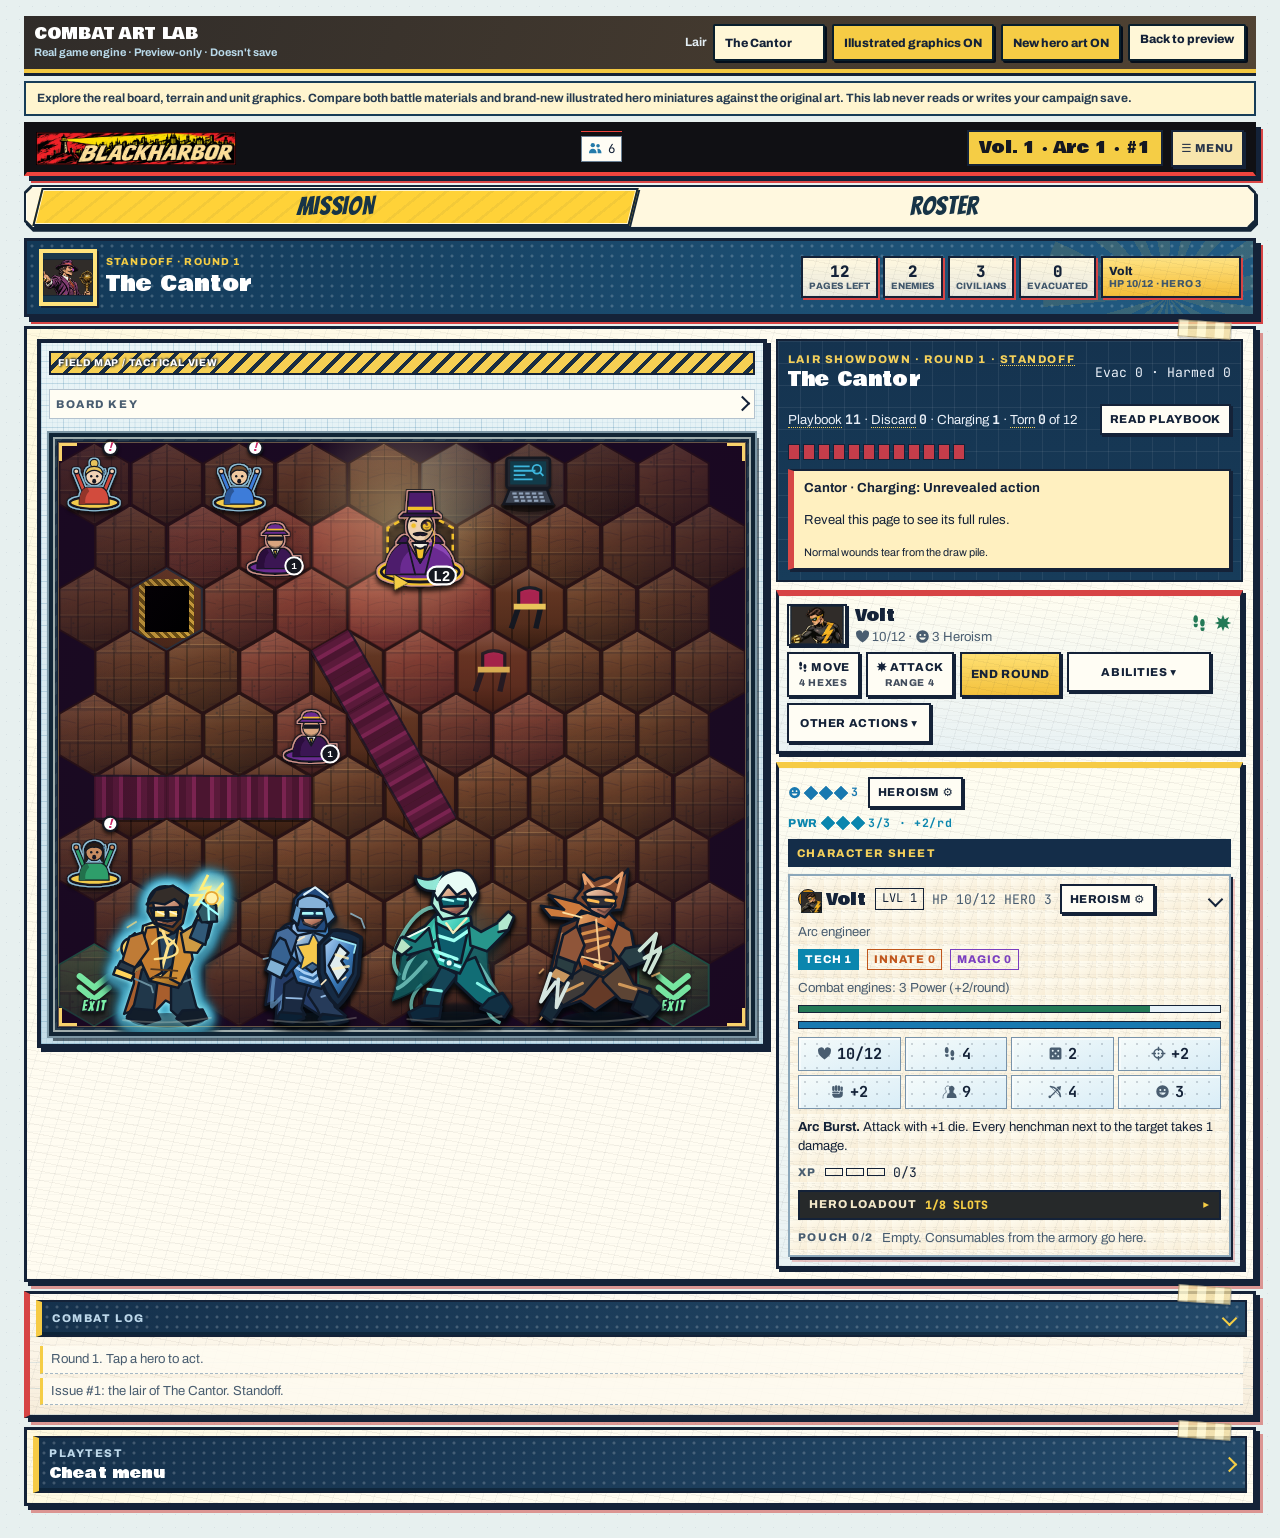
<file: combat-art-lab.html>
<!doctype html>
<html lang="en">
<head>
  <meta charset="utf-8">
  <meta name="viewport" content="width=device-width,initial-scale=1">
  <title>Blackharbor Preview — Combat Art Lab</title>
  <link rel="stylesheet" href="https://fonts.googleapis.com/css2?family=Bowlby+One&family=Bangers&family=Archivo:wght@400;600;800&family=JetBrains+Mono:wght@400;700&display=swap">
  <link rel="stylesheet" href="css/base.css">
  <link rel="stylesheet" href="css/battle-board.css">
  <link rel="stylesheet" href="css/battle-fx.css">
  <link rel="stylesheet" href="css/battle.css">
  <link rel="stylesheet" href="css/campaign.css">
  <link rel="stylesheet" href="css/hq.css">
  <link rel="stylesheet" href="css/overlays.css">
  <link rel="stylesheet" href="css/investigation.css">
  <link rel="stylesheet" href="css/comic-ui.css">
  <link rel="stylesheet" href="css/pulp-details.css">
  <link rel="stylesheet" href="css/villain-portraits.css">
  <link id="battle-art-pack" rel="stylesheet" href="css/battle-art.css">
  <link rel="stylesheet" href="miniature-experiment.css">
  <style>
    :root{color-scheme:light}
    .art-lab-bar{position:sticky;top:0;z-index:20;
      display:flex;align-items:center;justify-content:space-between;flex-wrap:wrap;gap:9px;
      padding:8px max(10px,calc((100vw - 1480px)/2));
      background:linear-gradient(110deg,#302c29,#514333);color:#fff;
      border-bottom:4px solid #f2c741;
      font:700 12px/1.3 Archivo,system-ui,sans-serif;
      box-shadow:0 3px 0 #132136}
    .art-lab-title{display:flex;flex-direction:column;gap:2px;min-width:130px}
    .art-lab-title b{font:1rem/1.12 'Bowlby One',sans-serif;letter-spacing:.01em}
    .art-lab-title span{color:#b9d9e9;font-size:11px}
    .art-lab-controls{display:flex;align-items:center;flex-wrap:wrap;gap:7px}
    .art-lab-bar label{display:flex;align-items:center;gap:6px;color:#e3eef4}
    .art-lab-bar select,.art-lab-bar button,.art-lab-bar a{
      appearance:none;background:#fff7d7;color:#142238;
      border:2px solid #081e2c;min-height:37px;border-radius:2px;
      padding:6px 10px;font:800 12px Archivo,system-ui,sans-serif;
      box-shadow:2px 2px 0 #030d1a;text-decoration:none;cursor:pointer;
    }
    .art-lab-bar button{background:#f6cc45}
    .art-lab-bar button[aria-pressed="false"]{background:#bad6e5}
    .art-lab-bar button:focus-visible,.art-lab-bar a:focus-visible,.art-lab-bar select:focus-visible{
      outline:3px solid #ffe35a;outline-offset:2px}
    #lab-notice{max-width:1480px;margin:8px auto 4px;padding:7px 11px;
      background:#fff5cf;color:#263b50;border:2px solid #173d58;
      font:700 12px/1.4 Archivo,system-ui,sans-serif}
    #app{padding-top:2px}
    @media(max-width:600px){
      .art-lab-bar{position:static;padding:5px;gap:4px}
      .art-lab-title span{display:none}
      .art-lab-controls{gap:5px}
      .art-lab-bar label{font-size:10px}
      .art-lab-bar select,.art-lab-bar a,.art-lab-bar button{min-height:32px;padding:4px 6px;font-size:10px}
      .art-lab-title b{font-size:.8rem}
      .art-lab-controls{width:100%;justify-content:space-between}
      .art-lab-bar label{flex:1}
      .art-lab-bar select{max-width:120px}
      .art-lab-bar a{padding:6px}
      #lab-notice{margin:6px 7px 3px;font-size:11px}
    }
  </style>
</head>
<body>
  <div class="art-lab-bar">
    <div class="art-lab-title"><b>COMBAT ART LAB</b><span>Real game engine · Preview-only · Doesn't save</span></div>
    <div class="art-lab-controls">
      <label for="lab-villain">Lair <select id="lab-villain"></select></label>
      <button id="lab-compare" type="button" aria-pressed="true">Illustrated graphics ON</button>
      <button id="lab-miniatures" type="button" aria-pressed="true">New hero art ON</button>
      <a href="index.html">Back to preview</a>
    </div>
  </div>
  <p id="lab-notice">Explore the real board, terrain and unit graphics. Compare both battle materials and brand-new illustrated hero miniatures against the original art. This lab never reads or writes your campaign save.</p>
  <div class="wrap" id="app"></div>
  <script src="src/data/heroes.js"></script>
  <script src="src/data/gear.js"></script>
  <script src="src/data/villains.js"></script>
  <script src="src/data/villain-intel.js"></script>
  <script src="src/data/campaign.js"></script>
  <script src="src/data/story.js"></script>
  <script src="src/data/glossary.js"></script>
  <script src="src/core/util.js"></script>
  <script src="src/core/rules.js"></script>
  <script src="src/core/villain-deck.js"></script>
  <script src="src/campaign/campaign.js"></script>
  <script src="src/core/save.js"></script>
  <script src="src/heroes/origin.js"></script>
  <script src="src/heroes/stats.js"></script>
  <script src="src/heroes/abilities.js"></script>
  <script src="src/investigation/events.js"></script>
  <script src="src/investigation/villain-events.js"></script>
  <script src="src/investigation/investigation.js"></script>
  <script src="src/ui/icons.js?v=left-handed-villains-1"></script>
  <script src="src/ui/render.js"></script>
  <script src="src/hq/roster-view.js?v=sprite-portraits"></script>
  <script src="src/hq/hq-view.js?v=sprite-portraits"></script>
  <script src="src/investigation/view.js"></script>
  <script src="src/campaign/screens.js"></script>
  <script src="src/campaign/story.js"></script>
  <script src="src/heroes/origin-view.js"></script>
  <script src="src/ui/guide.js"></script>
  <script src="src/ui/tips.js"></script>
  <script src="src/ui/tooltips.js"></script>
  <link rel="stylesheet" href="css/villain-covers.css">
  <script src="src/art/villain-covers.js"></script>
  <script src="src/ui/save-menu.js"></script>
  <script src="src/ui/rules-guide.js"></script>
  <script src="src/ui/playbook.js"></script>
  <script src="src/hq/workshop.js"></script>
  <script src="src/hq/construction.js?v=harbor-5"></script>
<script src="src/hq/harbor-motion.js?v=harbor-flicker-7"></script>
  <script src="src/ui/cheats.js"></script>
  <script src="src/tutorial/script.js"></script>
  <script src="src/tutorial/tutorial.js"></script>
  <script src="src/ui/input.js"></script>
  <script src="src/battle/hex.js"></script>
  <script src="src/battle/setup.js"></script>
  <script src="src/battle/anim.js"></script>
  <script src="src/battle/pages.js"></script>
  <script src="src/battle/defense.js"></script>
  <script src="src/battle/civilians.js"></script>
  <script src="src/battle/villain-cards.js"></script>
  <script src="src/battle/henchmen.js"></script>
  <script src="src/battle/hero-attack.js"></script>
  <script src="src/battle/heroism.js"></script>
  <script src="src/battle/turns.js"></script>
  <script src="src/battle/hazards.js"></script>
  <script src="src/battle/hero-move.js"></script>
  <script src="src/battle/view.js"></script>
  <script src="src/battle/combat-menu.js"></script>
  <script src="src/battle/powers.js"></script>
  <script src="src/battle/boss-mechanics.js"></script>
  <script src="src/art/sprite.js?v=portrait-frames-2"></script>
<script src="src/art/equipment-icons.js"></script>
<link rel="stylesheet" href="css/equipment-icons.css">
  <script src="src/art/eyes.js?v=sprite-portraits"></script>
  <script src="src/art/villain-art.js?v=sprite-portraits"></script>
  <script src="src/art/minis.js"></script>
  <link rel="stylesheet" href="css/hero-loadout.css">
  <link rel="stylesheet" href="css/mobile.css">
  <link rel="stylesheet" href="css/headquarters.css?v=harbor-5">
<link rel="stylesheet" href="css/headquarters-motion.css?v=harbor-flicker-7">
  <script src="src/hq/hero-loadout.js"></script>
  <script>
  /* The art lab deliberately suppresses saves and never calls load(). */
  save=()=>{};
  (function(){
    const picker=document.getElementById('lab-villain');
    Object.keys(VILLAINS).filter(k=>!VILLAINS[k].intro).forEach(k=>{
      const option=document.createElement('option');
      option.value=k;option.textContent=VILLAINS[k].name;
      picker.appendChild(option);
    });
    function scene(k){
      newCampaign();
      S.guide=null;S.tut=null;S.tutDone=true;S.tipsOff=true;
      S.heroes=['volt','bulwark','wisp','lynx'].map(cls=>newHero(cls));
      S.party=S.heroes.map(h=>h.id);
      S.villains=[makeVillain(k,2)];
      S.pool=[];
      S.inv={v:k,clues:3};
      startShowdown();
      S.sd.intro=false;S.sd.sel=0;S.sd.busy=false;
      render();
    }
    picker.addEventListener('change',()=>scene(picker.value));
    const toggle=document.getElementById('lab-compare'),css=document.getElementById('battle-art-pack');
    toggle.addEventListener('click',()=>{
      css.disabled=!css.disabled;
      toggle.setAttribute('aria-pressed',String(!css.disabled));
      toggle.textContent=css.disabled?'Classic graphics ON':'Illustrated graphics ON';
    });
    document.body.classList.add('bh-new-miniatures');
    const miniBtn=document.getElementById('lab-miniatures');
    miniBtn.addEventListener('click',()=>{
      const enabled=document.body.classList.toggle('bh-new-miniatures');
      miniBtn.setAttribute('aria-pressed',String(enabled));
      miniBtn.textContent=enabled?'New hero art ON':'Original hero art ON';
    });
    picker.value='cantor';
    try{scene(picker.value)}catch(e){
      document.getElementById('lab-notice').textContent='Could not start demonstration: '+e.message;
      throw e;
    }
  })();
  </script>
</body>
</html>
</file>
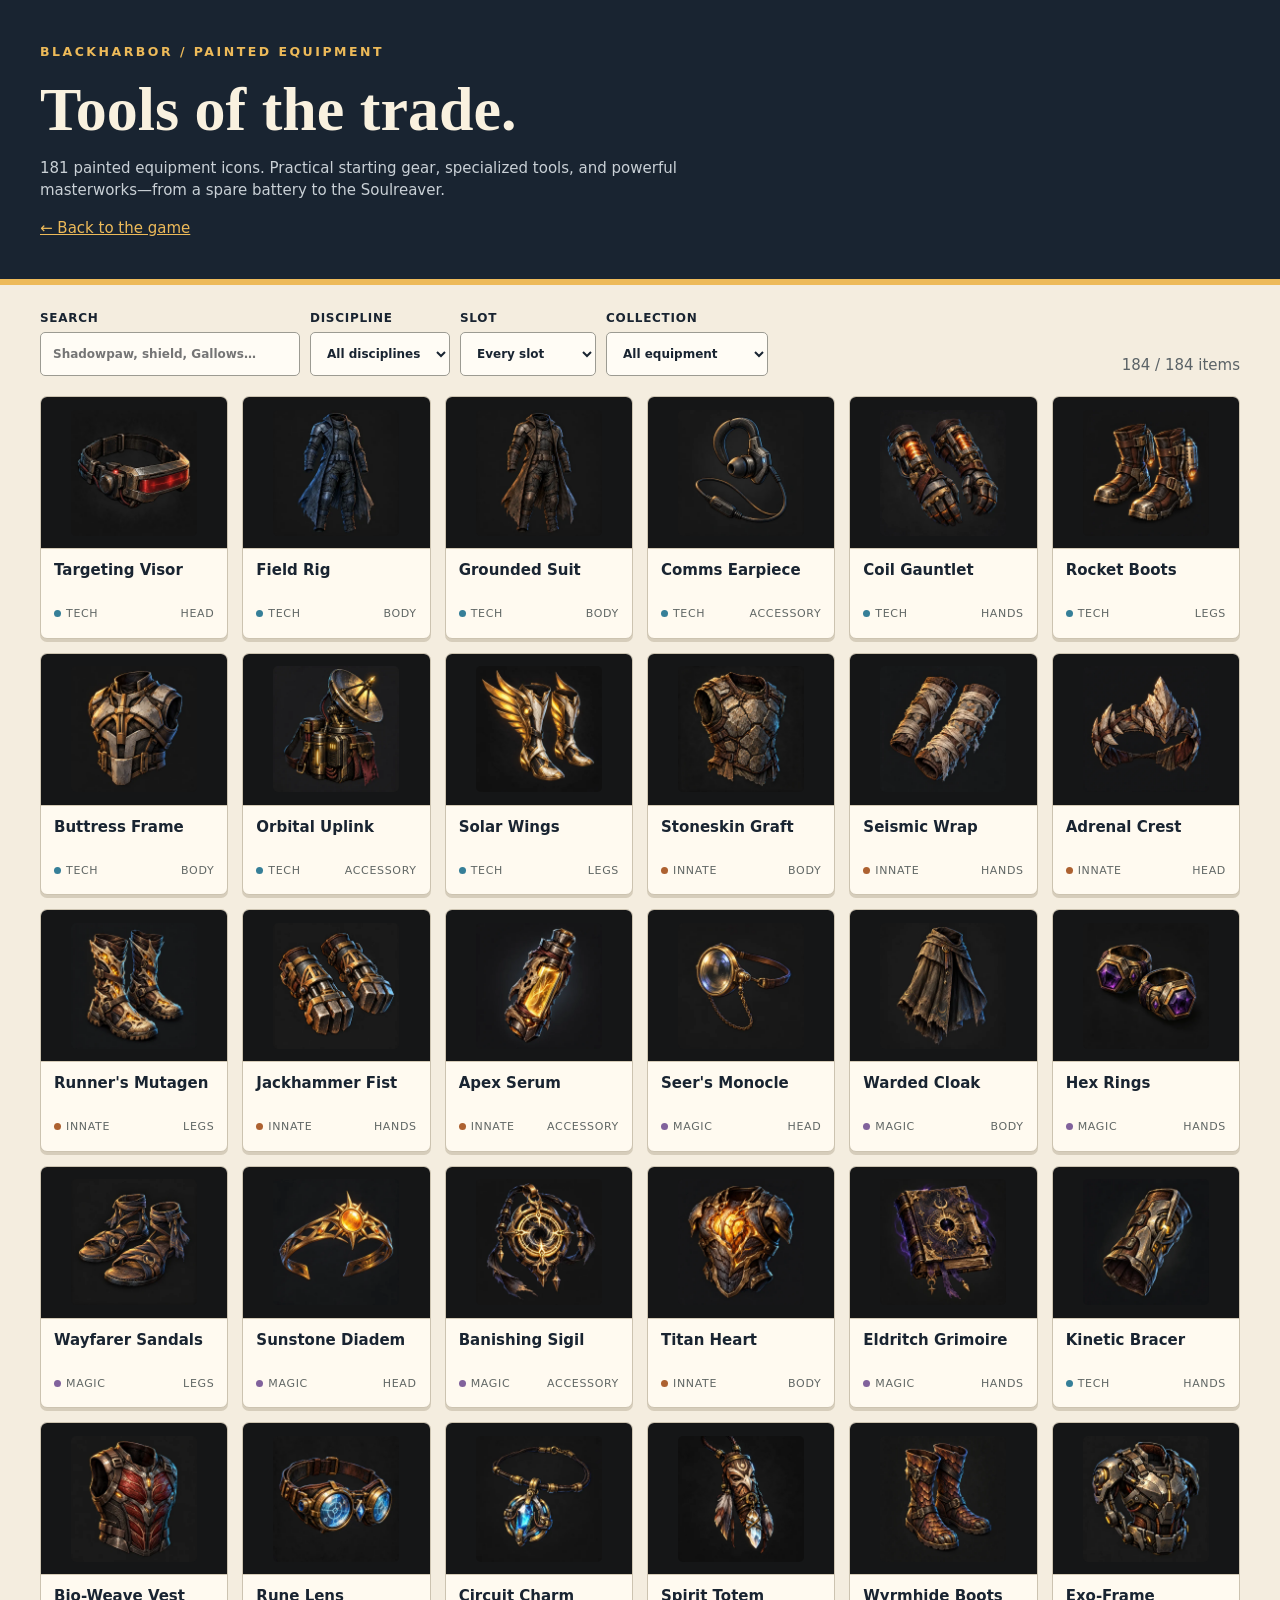
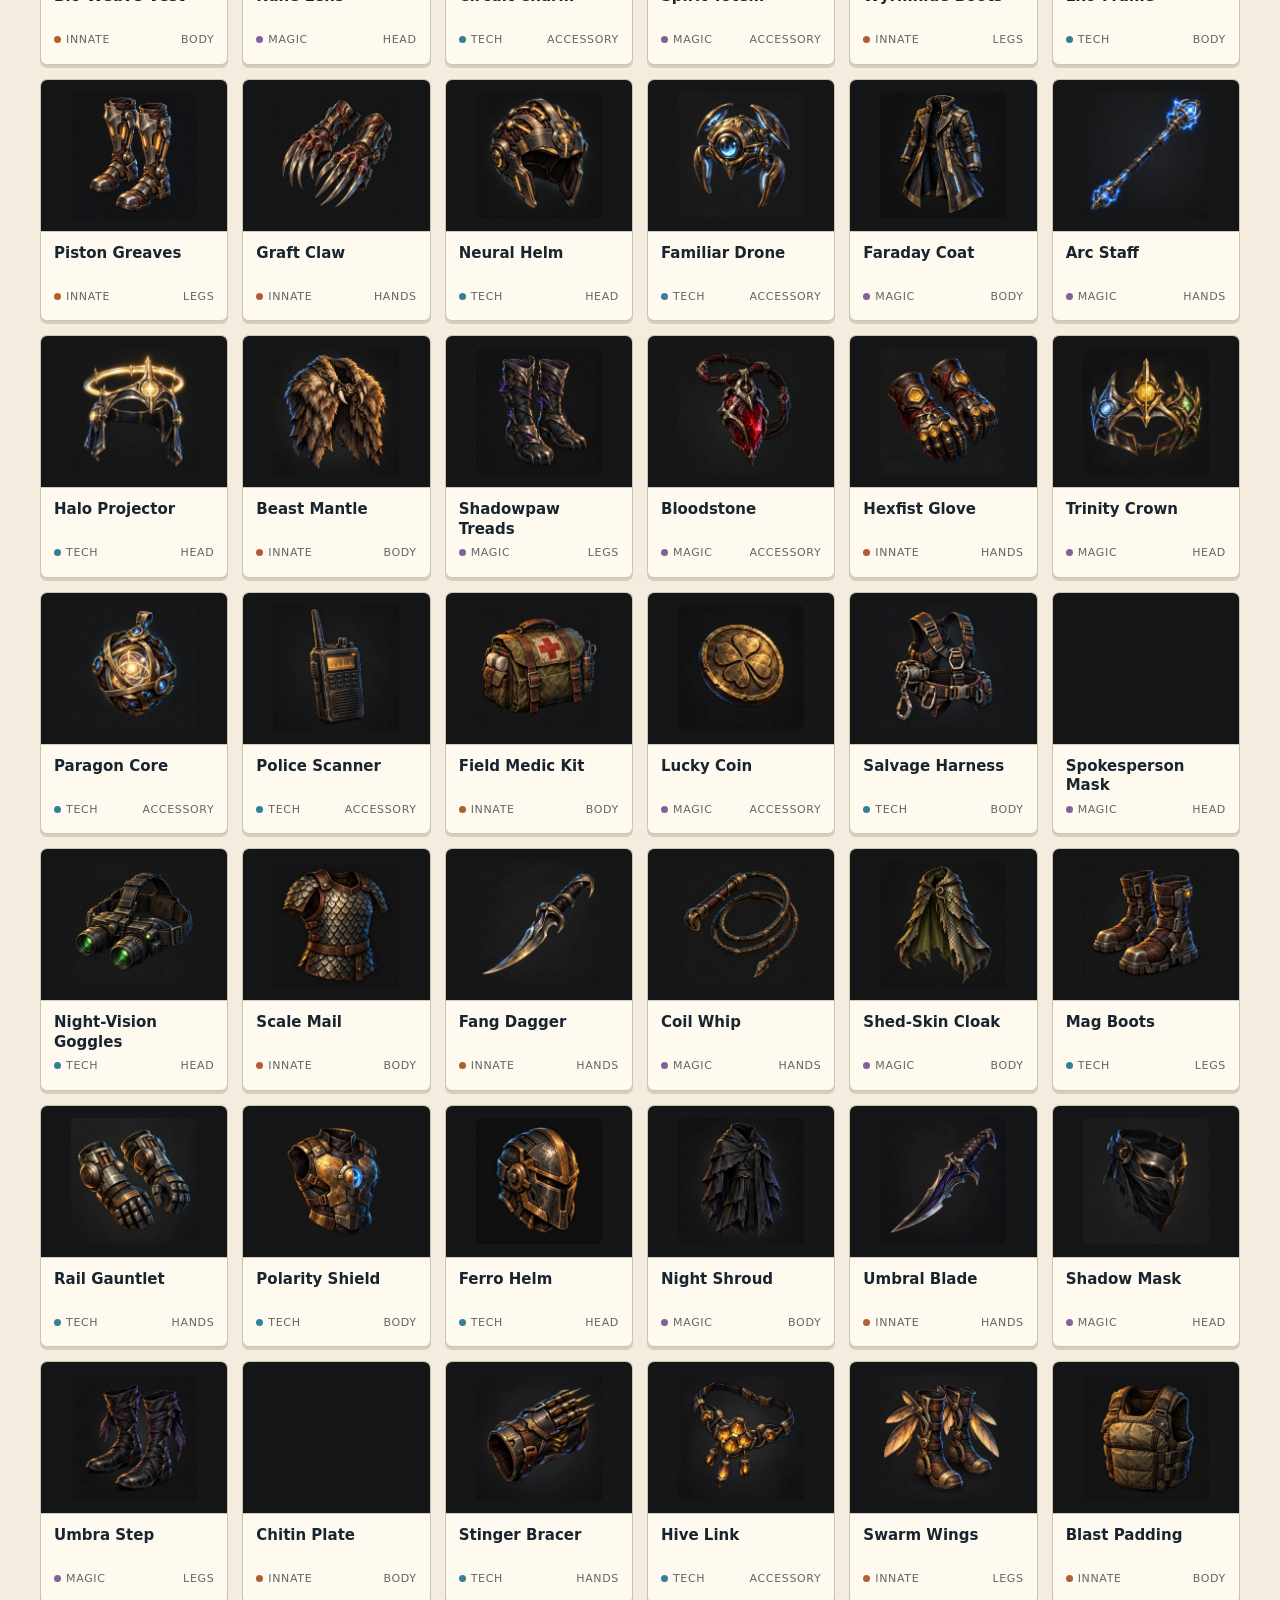
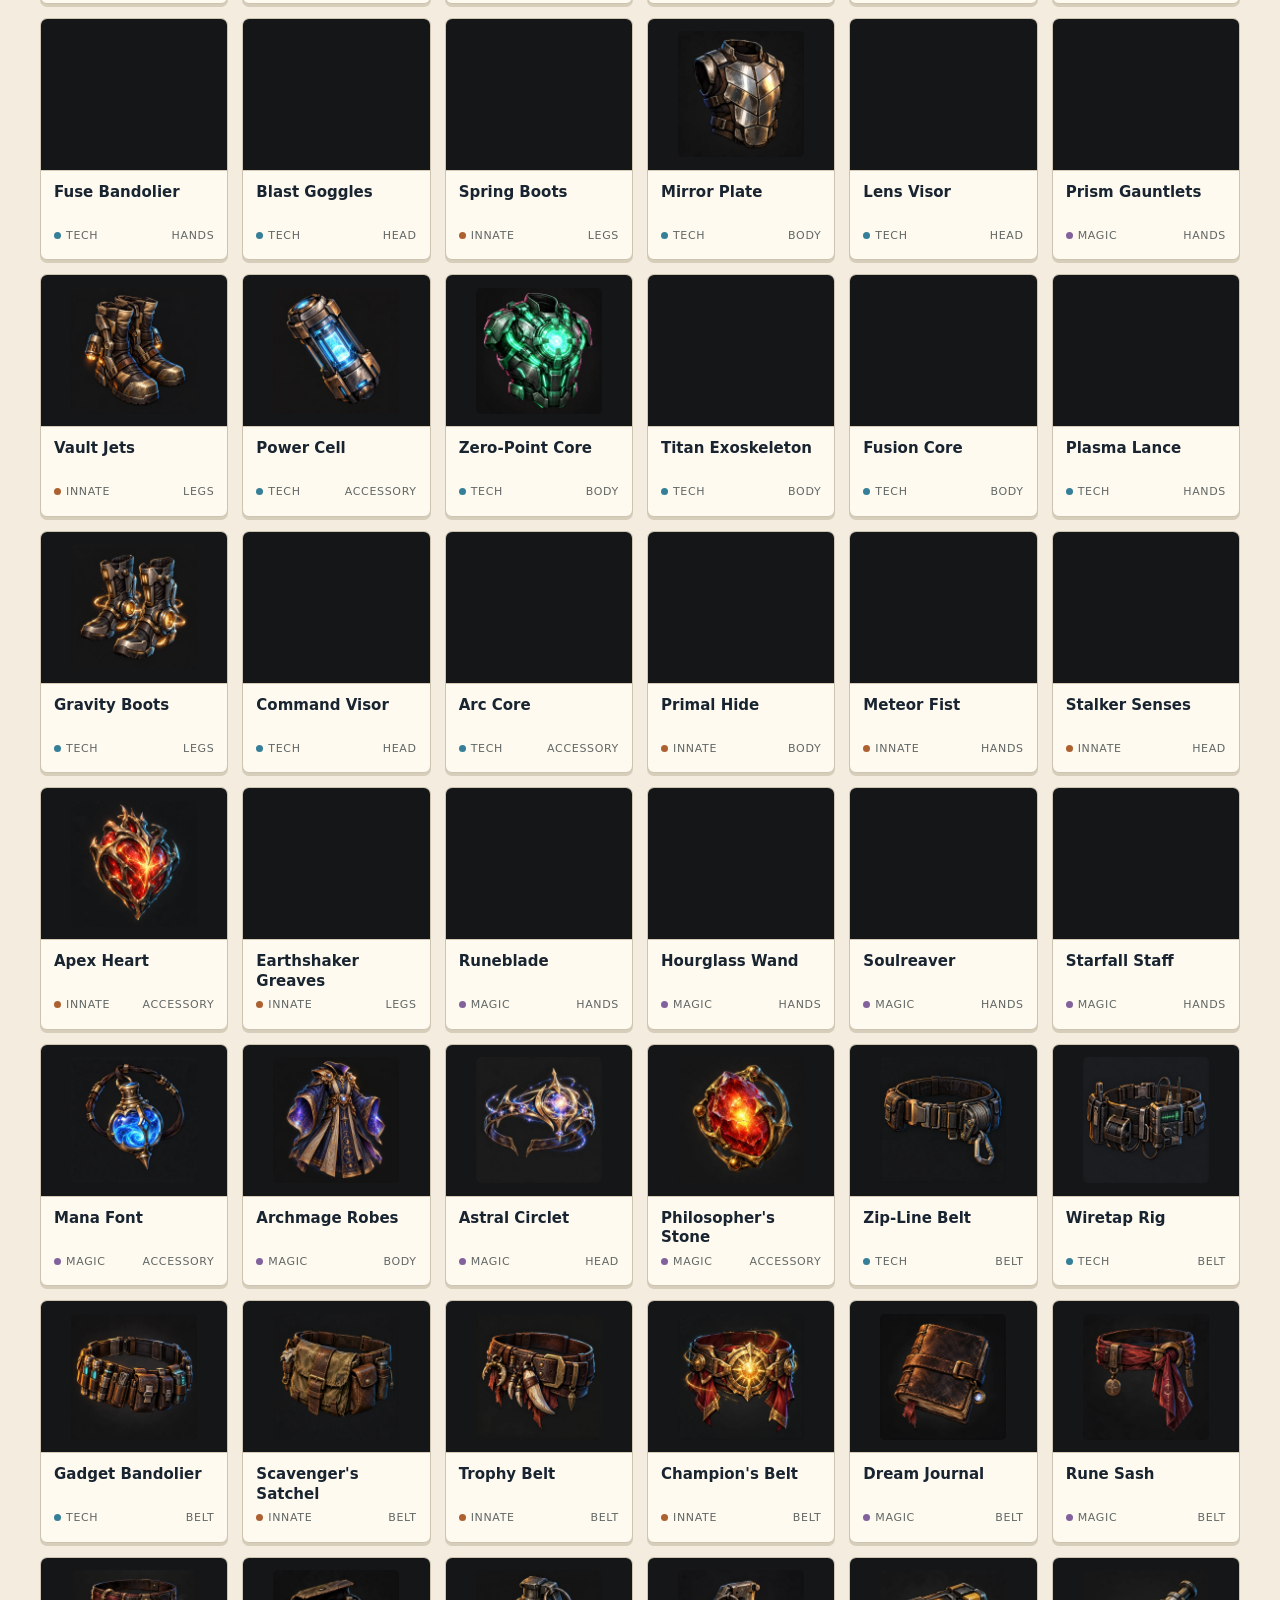
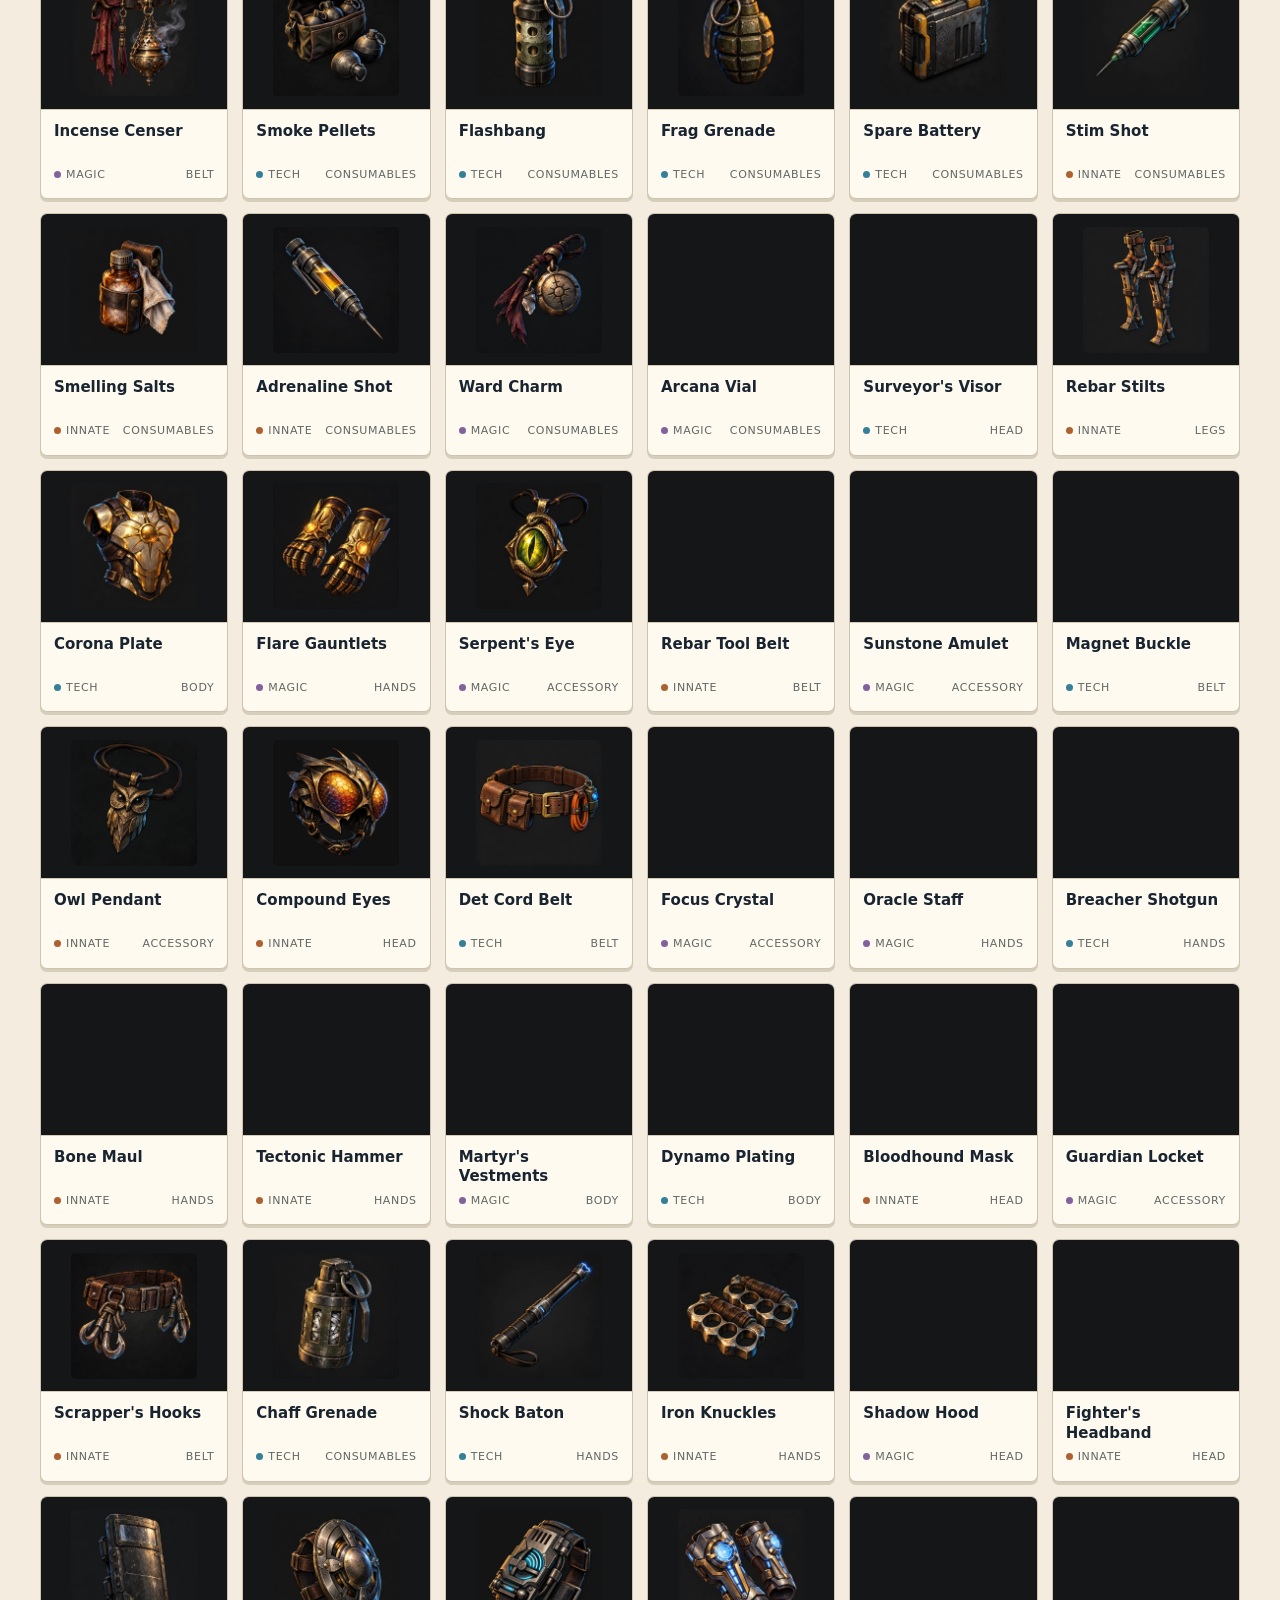
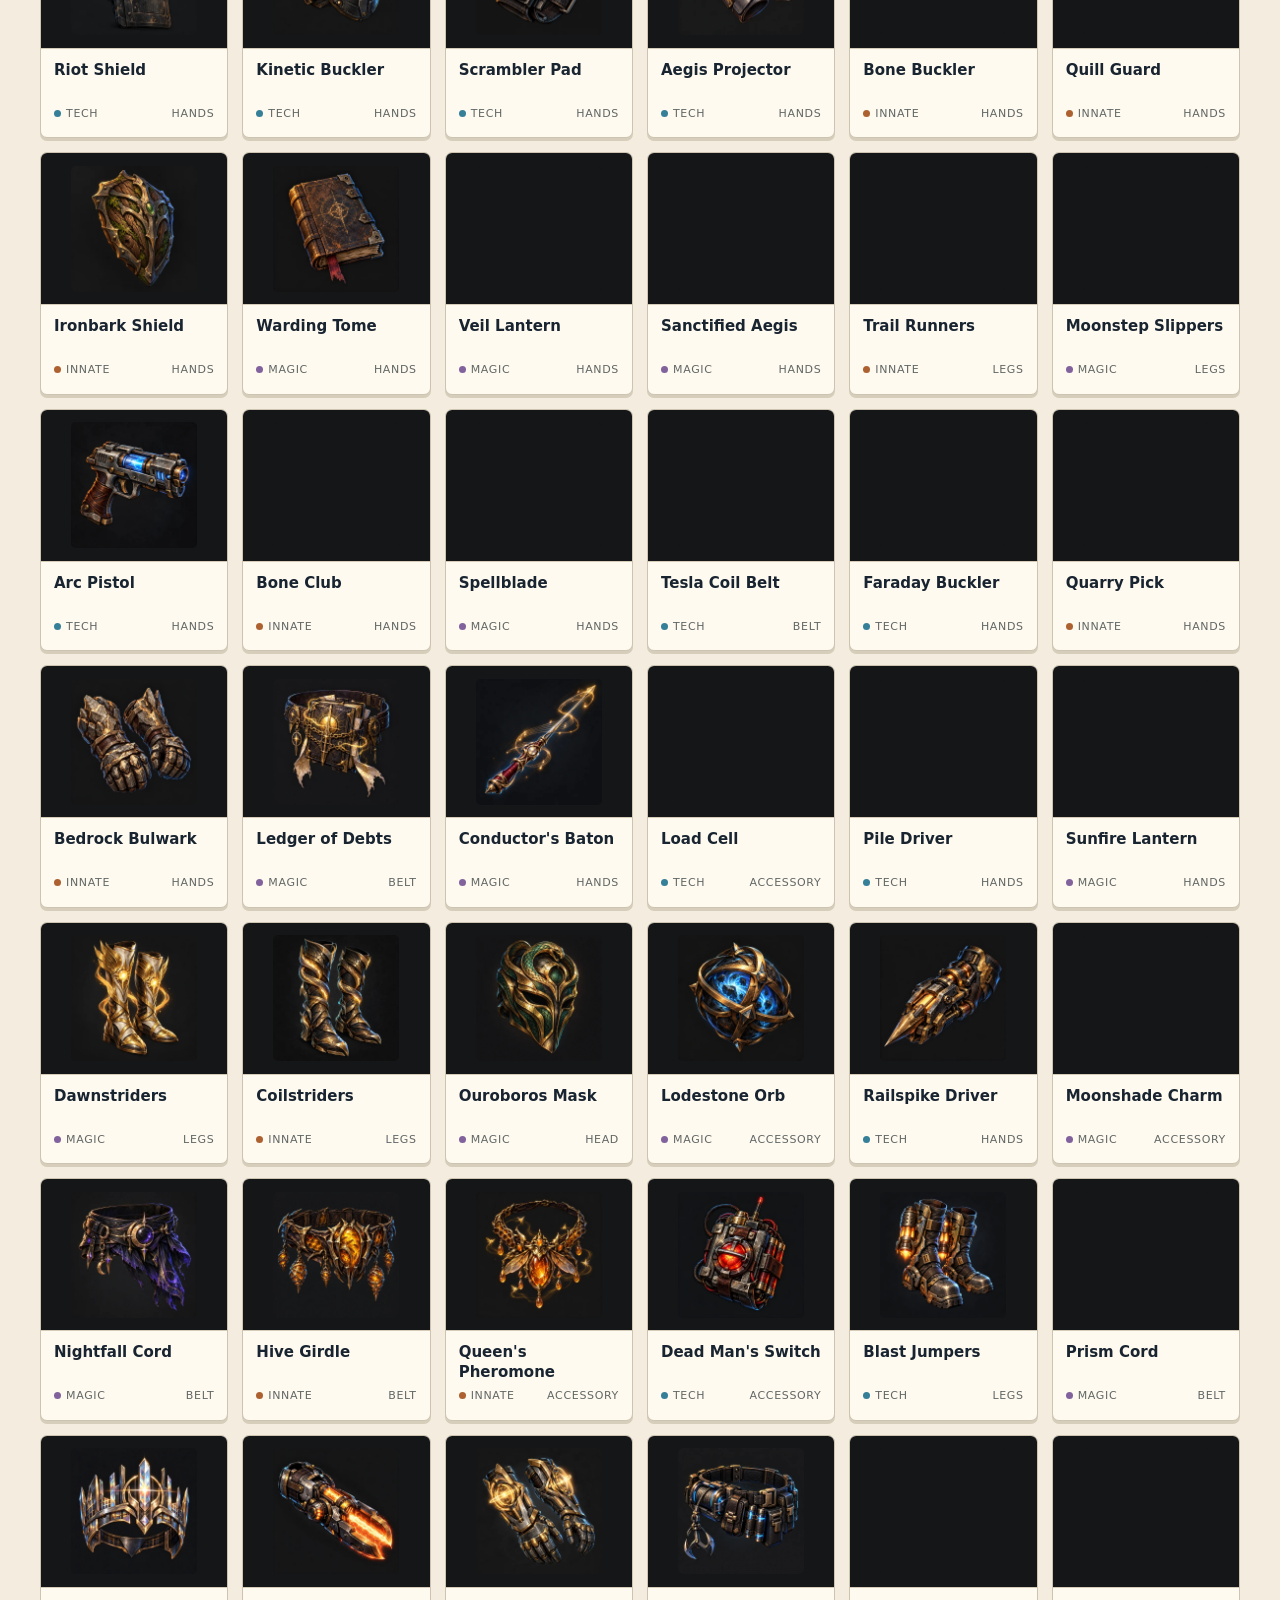
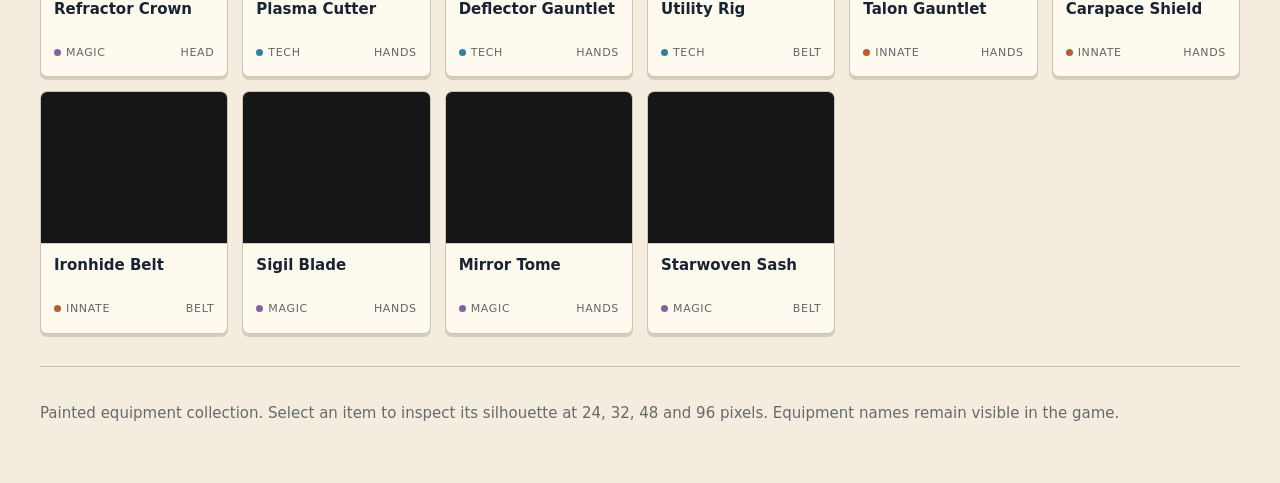
<file: equipment-gallery.html>
<!doctype html><html lang="en"><head><meta charset="utf-8"><meta name="viewport" content="width=device-width,initial-scale=1"><title>Equipment Atelier · BLACKHARBOR</title><link rel="stylesheet" href="equipment-icons.css"><style>
:root{color-scheme:light;--ink:#192431;--paper:#f4eddf}*{box-sizing:border-box}body{margin:0;background:var(--paper);color:var(--ink);font:15px/1.5 system-ui,sans-serif}header{background:#192431;color:#f9f1df;padding:40px max(20px,calc((100vw - 1200px)/2));border-bottom:6px solid #edba59}header small{letter-spacing:.2em;color:#edba59;font-weight:800}h1{font:900 clamp(32px,6vw,62px)/1.05 Georgia,serif;margin:14px 0}header p{max-width:640px;color:#c9d0d6}a{color:inherit}header a{color:#edba59}main{max-width:1240px;margin:auto;padding:24px 20px}nav{display:flex;gap:10px;flex-wrap:wrap;margin-bottom:20px;align-items:end}label{display:grid;gap:5px;font-size:12px;font-weight:750;text-transform:uppercase;letter-spacing:.06em}input,select,button{font:inherit}input,select{padding:10px 12px;border:1px solid #9c9b92;border-radius:5px;background:#fffcf5;color:var(--ink);min-height:44px}input{width:260px;max-width:100%}#count{margin-left:auto;color:#5b6367}.grid{display:grid;grid-template-columns:repeat(auto-fill,minmax(180px,1fr));gap:14px}.item{position:relative;background:#fffaf0;border:1px solid #ccc3b0;border-radius:7px;text-align:left;padding:0;cursor:pointer;overflow:hidden;box-shadow:0 3px 0 #d6cdbb;color:inherit;min-width:0}.item:hover{border-color:#33495e;transform:translateY(-2px)}.item:focus-visible{outline:3px solid #226b99;outline-offset:3px}.art{display:grid;place-items:center;height:152px;background:#151617;border-bottom:1px solid #d5cbb7}.art .equipment-icon{width:126px;height:126px;object-fit:contain}.label{padding:12px 13px 15px}.label strong{display:block;font-size:15px;line-height:1.3;min-height:39px}.meta{display:flex;justify-content:space-between;gap:5px;font-size:11px;text-transform:uppercase;letter-spacing:.06em;color:#616765;margin-top:6px}.dot{display:inline-block;width:7px;height:7px;background:var(--d);border-radius:50%;margin-right:5px}dialog{border:2px solid var(--ink);border-radius:10px;padding:24px;max-width:min(460px,calc(100vw - 28px));width:460px;background:#fffaf0;color:var(--ink)}dialog::backdrop{background:#101b2bd9}dialog h2{font:800 26px Georgia,serif;margin:12px 0}#detailArt{display:flex;justify-content:center;background:#151617;border-radius:8px}#detailArt .equipment-icon{width:240px;height:240px}.sizes{display:flex;gap:16px;align-items:center;margin:20px 0}.sizes span{display:grid;text-align:center;font-size:11px;color:#687074}.close{float:right;min-width:44px;min-height:44px;background:#192431;color:white;border:0;border-radius:5px;cursor:pointer}.note{font-size:13px;color:#656b6b}footer{padding:35px 0;color:#656b6b;border-top:1px solid #c9c0b0;margin-top:32px}@media(max-width:480px){header{padding:28px 20px}.grid{grid-template-columns:repeat(2,minmax(0,1fr));gap:10px}.art{height:130px}.art .equipment-icon{width:108px;height:108px}nav label:first-child{width:100%}input{width:100%}.label{padding:10px}.label strong{font-size:13px}#count{width:100%;margin:0}}
</style></head><body><script src="src/art/equipment-icons.js"></script><header><small>BLACKHARBOR / PAINTED EQUIPMENT</small><h1>Tools of the trade.</h1><p>181 painted equipment icons. Practical starting gear, specialized tools, and powerful masterworks—from a spare battery to the Soulreaver.</p><a href="index.html">← Back to the game</a></header><main><nav aria-label="Filter equipment"><label>Search<input id="search" type="search" placeholder="Shadowpaw, shield, Gallows…"></label><label>Discipline<select id="discipline"><option value="">All disciplines</option><option>tech</option><option>innate</option><option>magic</option></select></label><label>Slot<select id="slot"><option value="">Every slot</option></select></label><label>Collection<select id="collection"><option value="">All equipment</option><option value="set">Boss sets</option><option value="general">General & hybrid</option></select></label><span id="count" role="status" aria-live="polite"></span></nav><div id="grid" class="grid"></div><p id="empty" hidden>No items match these filters.</p><footer>Painted equipment collection. Select an item to inspect its silhouette at 24, 32, 48 and 96 pixels. Equipment names remain visible in the game.</footer></main><dialog id="detail"><button class="close" aria-label="Close equipment detail">✕</button><div id="detailArt"></div><h2 id="detailName"></h2><p id="detailMeta" class="note"></p><div id="sizes" class="sizes"></div><p class="note">Original painted artwork · optimized WebP · full silhouettes</p></dialog><script>
const slots={head:'Head',body:'Body',arms:'Hands',legs:'Legs',acc:'Accessory',belt:'Belt',pouch:'Consumables'},setNames={gallows:'Dr. Gallows',quarry:'Mother Quarry',cantor:'The Cantor',architect:'The Architect',helios:'Helios Prime',serpent:'Ouroboros',lode:'Lodestone',noct:'Nocturne',swarm:'Murmur',bomber:'Payload',grid:'Gridlock'},colors={tech:'#367f98',innate:'#ad6130',magic:'#81629c'};
const el=id=>document.getElementById(id);for(const [k,n]of Object.entries(slots))el('slot').add(new Option(n,k));
function draw(){const q=el('search').value.toLowerCase(),d=el('discipline').value,s=el('slot').value,c=el('collection').value;const items=EQUIPMENT_ICONS.filter(g=>(!d||g.discipline===d)&&(!s||g.slot===s)&&(!c||(c==='set'?g.set:!g.set))&&[g.name,g.id,g.family,setNames[g.set]||''].join(' ').toLowerCase().includes(q));el('grid').replaceChildren(...items.map(g=>{const b=document.createElement('button');b.className='item';b.dataset.id=g.id;b.setAttribute('aria-label','Inspect '+g.name);b.innerHTML='<div class="art">'+equipmentIcon(g.id,126)+'</div><div class="label"><strong></strong><div class="meta"><span><i class="dot" style="--d:'+colors[g.discipline]+'"></i>'+g.discipline+'</span><span>'+slots[g.slot]+'</span></div></div>';b.querySelector('strong').textContent=g.name;b.onclick=()=>openItem(g,b);return b}));el('count').textContent=items.length+' / '+EQUIPMENT_ICONS.length+' items';el('empty').hidden=items.length>0}
let returnFocus=null;function openItem(g,b){returnFocus=b;el('detailArt').innerHTML=equipmentIcon(g.id,240);el('detailName').textContent=g.name;el('detailMeta').textContent=[slots[g.slot],g.discipline,setNames[g.set]||'General / hybrid','Tier '+g.rank].join(' · ');el('sizes').innerHTML=[24,32,48,96].map(s=>'<span>'+equipmentIcon(g.id,s)+s+' px</span>').join('');el('detail').setAttribute('aria-labelledby','detailName');el('detail').showModal()}
el('detail').querySelector('.close').onclick=()=>el('detail').close();el('detail').addEventListener('close',()=>returnFocus?.focus());['search','discipline','slot','collection'].forEach(id=>el(id).addEventListener('input',draw));draw();
</script></body></html>
</file>
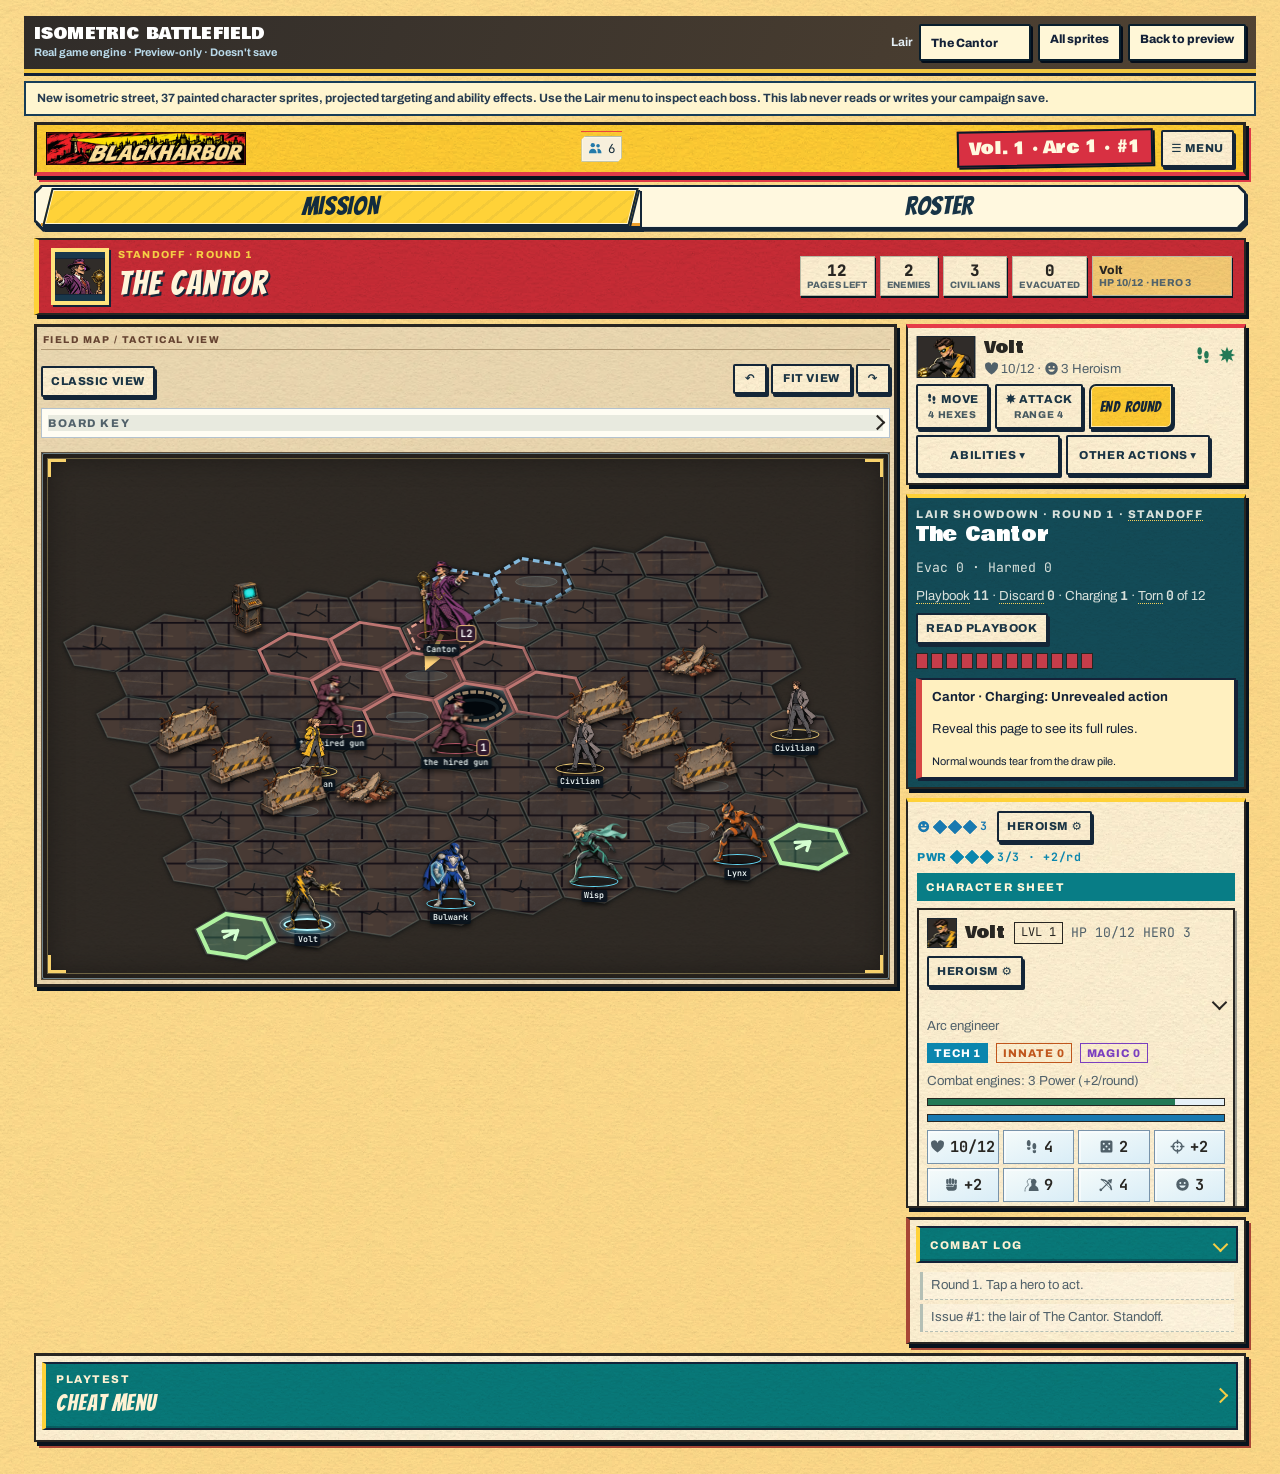
<file: isometric-lab.html>
<!doctype html>
<html lang="en">
<head>
  <meta charset="utf-8">
  <meta name="viewport" content="width=device-width,initial-scale=1">
  <title>Blackharbor Preview — Combat Art Lab</title>
  <link rel="stylesheet" href="https://fonts.googleapis.com/css2?family=Bowlby+One&family=Bangers&family=Archivo:wght@400;600;800&family=JetBrains+Mono:wght@400;700&display=swap">
  <link rel="stylesheet" href="css/base.css">
  <link rel="stylesheet" href="css/battle-board.css">
  <link rel="stylesheet" href="css/battle-fx.css">
  <link rel="stylesheet" href="css/battle.css">
  <link rel="stylesheet" href="css/campaign.css">
  <link rel="stylesheet" href="css/hq.css">
  <link rel="stylesheet" href="css/overlays.css">
  <link rel="stylesheet" href="css/investigation.css">
  <link rel="stylesheet" href="css/comic-ui.css">
  <link rel="stylesheet" href="css/pulp-details.css">
  <link rel="stylesheet" href="css/villain-portraits.css">
  <link id="battle-art-pack" rel="stylesheet" href="css/battle-art.css">
  <link rel="stylesheet" href="miniature-experiment.css">
  <style>
    :root{color-scheme:light}
    .art-lab-bar{position:sticky;top:0;z-index:20;
      display:flex;align-items:center;justify-content:space-between;flex-wrap:wrap;gap:9px;
      padding:8px max(10px,calc((100vw - 1480px)/2));
      background:linear-gradient(110deg,#302c29,#514333);color:#fff;
      border-bottom:4px solid #f2c741;
      font:700 12px/1.3 Archivo,system-ui,sans-serif;
      box-shadow:0 3px 0 #132136}
    .art-lab-title{display:flex;flex-direction:column;gap:2px;min-width:130px}
    .art-lab-title b{font:1rem/1.12 'Bowlby One',sans-serif;letter-spacing:.01em}
    .art-lab-title span{color:#b9d9e9;font-size:11px}
    .art-lab-controls{display:flex;align-items:center;flex-wrap:wrap;gap:7px}
    .art-lab-bar label{display:flex;align-items:center;gap:6px;color:#e3eef4}
    .art-lab-bar select,.art-lab-bar button,.art-lab-bar a{
      appearance:none;background:#fff7d7;color:#142238;
      border:2px solid #081e2c;min-height:37px;border-radius:2px;
      padding:6px 10px;font:800 12px Archivo,system-ui,sans-serif;
      box-shadow:2px 2px 0 #030d1a;text-decoration:none;cursor:pointer;
    }
    .art-lab-bar button{background:#f6cc45}
    .art-lab-bar button[aria-pressed="false"]{background:#bad6e5}
    .art-lab-bar button:focus-visible,.art-lab-bar a:focus-visible,.art-lab-bar select:focus-visible{
      outline:3px solid #ffe35a;outline-offset:2px}
    #lab-notice{max-width:1480px;margin:8px auto 4px;padding:7px 11px;
      background:#fff5cf;color:#263b50;border:2px solid #173d58;
      font:700 12px/1.4 Archivo,system-ui,sans-serif}
    #app{padding-top:2px}
    @media(max-width:600px){
      .art-lab-bar{position:static;padding:5px;gap:4px}
      .art-lab-title span{display:none}
      .art-lab-controls{gap:5px}
      .art-lab-bar label{font-size:10px}
      .art-lab-bar select,.art-lab-bar a,.art-lab-bar button{min-height:32px;padding:4px 6px;font-size:10px}
      .art-lab-title b{font-size:.8rem}
      .art-lab-controls{width:100%;justify-content:space-between}
      .art-lab-bar label{flex:1}
      .art-lab-bar select{max-width:120px}
      .art-lab-bar a{padding:6px}
      #lab-notice{margin:6px 7px 3px;font-size:11px}
    }
  </style>
</head>
<body>
  <div class="art-lab-bar">
    <div class="art-lab-title"><b>ISOMETRIC BATTLEFIELD</b><span>Real game engine · Preview-only · Doesn't save</span></div>
    <div class="art-lab-controls">
      <label for="lab-villain">Lair <select id="lab-villain"></select></label>
      <button hidden id="lab-compare" type="button" aria-pressed="true">Illustrated graphics ON</button>
      <button hidden id="lab-miniatures" type="button" aria-pressed="true">New hero art ON</button>
      <a href="isometric-sprites.html">All sprites</a>
      <a href="index.html">Back to preview</a>
    </div>
  </div>
  <p id="lab-notice">New isometric street, 37 painted character sprites, projected targeting and ability effects. Use the Lair menu to inspect each boss. This lab never reads or writes your campaign save.</p>
  <div class="wrap" id="app"></div>
  <script src="src/data/heroes.js"></script>
  <script src="src/data/gear.js"></script>
  <script src="src/data/villains.js"></script>
  <script src="src/data/villain-intel.js"></script>
  <script src="src/data/campaign.js"></script>
  <script src="src/data/story.js"></script>
  <script src="src/data/glossary.js"></script>
  <script src="src/core/util.js"></script>
  <script src="src/core/rules.js"></script>
  <script src="src/core/villain-deck.js"></script>
  <script src="src/campaign/campaign.js"></script>
  <script src="src/core/save.js"></script>
  <script src="src/heroes/origin.js"></script>
  <script src="src/heroes/stats.js"></script>
  <script src="src/heroes/abilities.js"></script>
  <script src="src/investigation/events.js"></script>
  <script src="src/investigation/villain-events.js"></script>
  <script src="src/investigation/investigation.js"></script>
  <script src="src/ui/icons.js?v=left-handed-villains-1"></script>
  <script src="src/ui/render.js"></script>
  <script src="src/hq/roster-view.js?v=sprite-portraits"></script>
  <script src="src/hq/hq-view.js?v=sprite-portraits"></script>
  <script src="src/investigation/view.js"></script>
  <script src="src/campaign/screens.js"></script>
  <script src="src/campaign/story.js"></script>
  <script src="src/heroes/origin-view.js"></script>
  <script src="src/ui/guide.js"></script>
  <script src="src/ui/tips.js"></script>
  <script src="src/ui/tooltips.js"></script>
  <link rel="stylesheet" href="css/villain-covers.css">
  <script src="src/art/villain-covers.js"></script>
  <script src="src/ui/save-menu.js"></script>
  <script src="src/ui/rules-guide.js"></script>
  <script src="src/ui/playbook.js"></script>
  <script src="src/hq/workshop.js"></script>
  <script src="src/hq/construction.js?v=harbor-5"></script>
<script src="src/hq/harbor-motion.js?v=harbor-flicker-7"></script>
  <script src="src/ui/cheats.js"></script>
  <script src="src/tutorial/script.js"></script>
  <script src="src/tutorial/tutorial.js"></script>
  <script src="src/ui/input.js"></script>
  <script src="src/battle/hex.js"></script>
  <script src="src/battle/setup.js"></script>
  <script src="src/battle/anim.js"></script>
  <script src="src/battle/pages.js"></script>
  <script src="src/battle/defense.js"></script>
  <script src="src/battle/civilians.js"></script>
  <script src="src/battle/villain-cards.js"></script>
  <script src="src/battle/henchmen.js"></script>
  <script src="src/battle/hero-attack.js"></script>
  <script src="src/battle/heroism.js"></script>
  <script src="src/battle/turns.js"></script>
  <script src="src/battle/hazards.js"></script>
  <script src="src/battle/hero-move.js"></script>
  <script src="src/battle/view.js"></script>
  <script src="src/battle/combat-menu.js"></script>
  <script src="src/battle/powers.js"></script>
  <script src="src/battle/boss-mechanics.js"></script>
  <script src="src/art/sprite.js?v=portrait-frames-2"></script>
<script src="src/art/equipment-icons.js"></script>
<link rel="stylesheet" href="css/equipment-icons.css">
  <script src="src/art/eyes.js?v=sprite-portraits"></script>
  <script src="src/art/villain-art.js?v=sprite-portraits"></script>
  <script src="src/art/minis.js"></script>
  <link rel="stylesheet" href="css/hero-loadout.css">
  <link rel="stylesheet" href="css/mobile.css">
  <script src="src/hq/hero-loadout.js"></script>
<link rel="stylesheet" href="css/isometric.css">
<link rel="stylesheet" href="css/heroic-ui.css?v=bright-comic-4"><script src="src/art/isometric.js?v=left-handed-villains-1"></script>
  <link rel="stylesheet" href="css/headquarters.css?v=harbor-5">
<link rel="stylesheet" href="css/headquarters-motion.css?v=harbor-flicker-7">
  <script>
  /* The art lab deliberately suppresses saves and never calls load(). */
  isoEnabled=true;
  save=()=>{};
  (function(){
    const picker=document.getElementById('lab-villain');
    Object.keys(VILLAINS).filter(k=>!VILLAINS[k].intro).forEach(k=>{
      const option=document.createElement('option');
      option.value=k;option.textContent=VILLAINS[k].name;
      picker.appendChild(option);
    });
    function scene(k){
      newCampaign();
      S.guide=null;S.tut=null;S.tutDone=true;S.tipsOff=true;
      S.heroes=['volt','bulwark','wisp','lynx'].map(cls=>newHero(cls));
      S.party=S.heroes.map(h=>h.id);
      S.villains=[makeVillain(k,2)];
      S.pool=[];
      S.inv={v:k,clues:3};
      startShowdown();
      S.sd.intro=false;S.sd.sel=0;S.sd.busy=false;
      render();
    }
    picker.addEventListener('change',()=>scene(picker.value));
    const toggle=document.getElementById('lab-compare'),css=document.getElementById('battle-art-pack');
    toggle.addEventListener('click',()=>{
      css.disabled=!css.disabled;
      toggle.setAttribute('aria-pressed',String(!css.disabled));
      toggle.textContent=css.disabled?'Classic graphics ON':'Illustrated graphics ON';
    });
    document.body.classList.add('bh-new-miniatures');
    const miniBtn=document.getElementById('lab-miniatures');
    miniBtn.addEventListener('click',()=>{
      const enabled=document.body.classList.toggle('bh-new-miniatures');
      miniBtn.setAttribute('aria-pressed',String(enabled));
      miniBtn.textContent=enabled?'New hero art ON':'Original hero art ON';
    });
    picker.value='cantor';
    try{scene(picker.value)}catch(e){
      document.getElementById('lab-notice').textContent='Could not start demonstration: '+e.message;
      throw e;
    }
  })();
  </script>
</body>
</html>
</file>
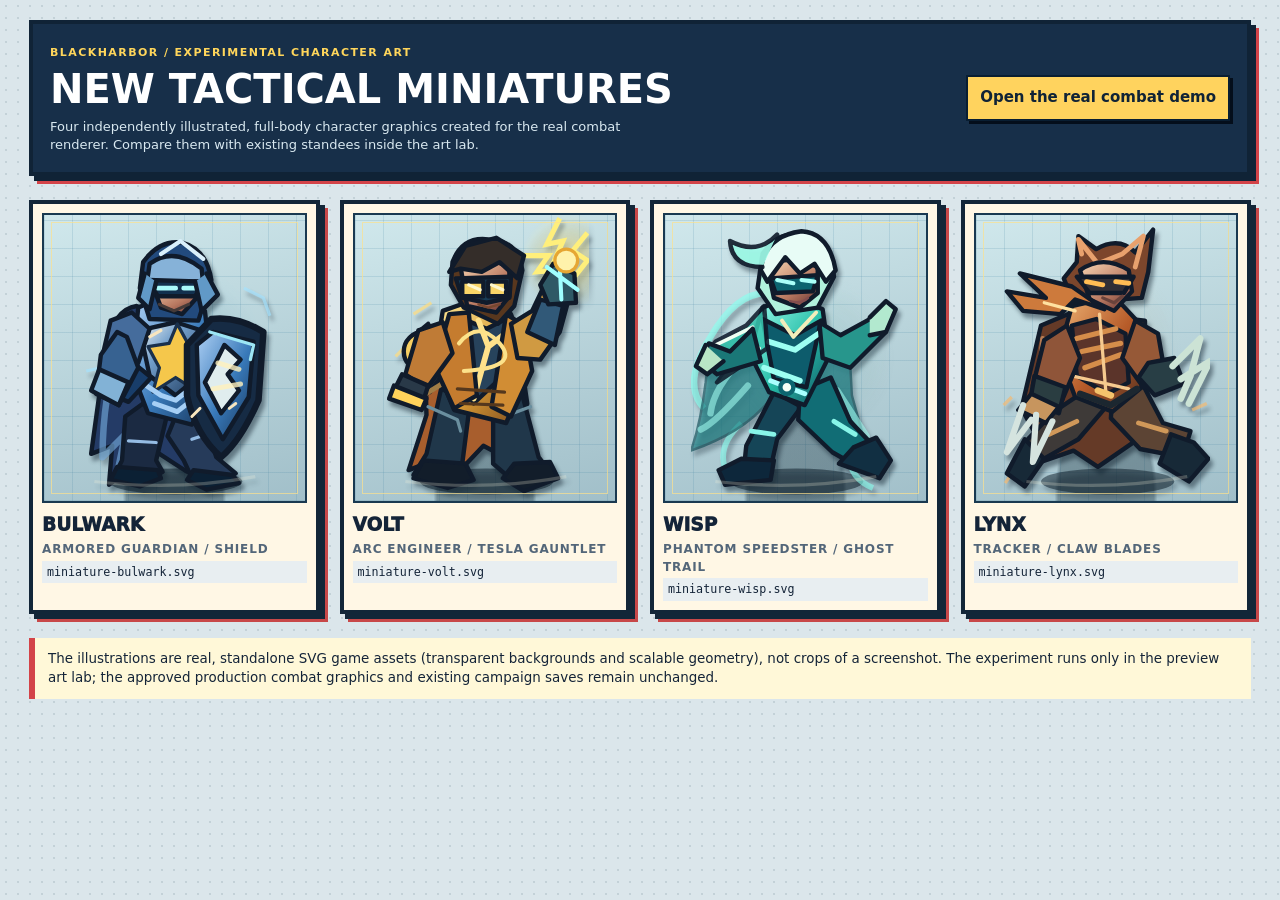
<file: miniature-gallery.html>
<!doctype html>
<html lang="en">
<head>
<meta charset="utf-8">
<meta name="viewport" content="width=device-width, initial-scale=1">
<title>Blackharbor / Experimental Hero Miniatures</title>
<style>
:root{color-scheme:light}
*{box-sizing:border-box}
body{margin:0;background:#dbe6eb;color:#142438;font:15px/1.45 system-ui,Arial,sans-serif;
 background-image:radial-gradient(rgba(26,59,79,.12) .85px,transparent 1px);background-size:12px 12px}
main{max-width:1250px;margin:20px auto;padding:0 14px 40px}
header{display:flex;justify-content:space-between;flex-wrap:wrap;gap:10px;
 background:#172f49;color:#fff;padding:17px;border:4px solid #102336;
 box-shadow:5px 5px 0 #102336,8px 8px 0 #d34348}
small.kicker{font-weight:900;color:#ffd65b;letter-spacing:.13em;text-transform:uppercase;font-size:11px}
h1{font:bold clamp(1.5rem,3.6vw,2.5rem)/1.12 system-ui;margin:4px 0}
header p{max-width:610px;margin:6px 0 0;font-size:13px;color:#d8e8f0}
a{color:#163b60}header a{align-self:center;display:inline-block;background:#ffd35e;color:#102336;
 border:2px solid #091e32;padding:10px 12px;text-decoration:none;font-weight:900;
 box-shadow:3px 3px 0 #040e1b}
.gallery{display:grid;grid-template-columns:repeat(auto-fit,minmax(210px,1fr));gap:20px;margin:24px 0}
figure{margin:0;background:#fff7e5;border:4px solid #122638;padding:9px;box-shadow:5px 5px 0 #122638,8px 8px 0 #c74849}
.stage{height:290px;position:relative;border:2px solid #193950;overflow:hidden;
 background:
 radial-gradient(ellipse at 50% 100%,rgba(8,31,44,.32) 0 26%,transparent 28%),
 repeating-linear-gradient(0deg,rgba(48,118,153,.15) 0 1px,transparent 1px 28px),
 repeating-linear-gradient(90deg,rgba(48,118,153,.15) 0 1px,transparent 1px 28px),
 linear-gradient(165deg,#d0e8ec,#a1bfc9)}
.stage:after{content:"";position:absolute;inset:7px;pointer-events:none;
 border:1px solid rgba(252,225,141,.7)}
.stage img{display:block;width:100%;height:100%;object-fit:contain;filter:drop-shadow(3px 5px 2px rgba(9,24,38,.45))}
figcaption{margin-top:9px;display:flex;flex-direction:column;gap:2px}
figcaption b{font-size:1.16rem;font-weight:1000;text-transform:uppercase}
figcaption span{font-size:.75rem;font-weight:800;color:#536679;text-transform:uppercase;letter-spacing:.07em}
code{font-size:.73rem;background:#e8eef1;padding:3px 5px;overflow-wrap:anywhere}
.note{background:#fff8d8;border-left:6px solid #d34348;padding:11px 13px;font-size:.84rem}
@media(max-width:540px){main{padding:0 10px}.gallery{grid-template-columns:repeat(2,minmax(0,1fr));gap:12px}
figure{padding:5px;border-width:3px;box-shadow:3px 3px 0 #122638}.stage{height:202px}figcaption b{font-size:.9rem}}
@media(max-width:360px){.gallery{grid-template-columns:minmax(0,1fr)}.stage{height:265px}}
</style>
</head>
<body><main>
<header><div><small class="kicker">Blackharbor / Experimental Character Art</small>
<h1>NEW TACTICAL MINIATURES</h1>
<p>Four independently illustrated, full-body character graphics created for the real combat renderer. Compare them with existing standees inside the art lab.</p></div>
<a href="combat-art-lab.html">Open the real combat demo</a></header>
<div class="gallery">
<figure><div class="stage"><img src="miniature-bulwark.svg" alt="New full-body comic illustration of Bulwark with armor and broad shield"></div><figcaption><b>Bulwark</b><span>Armored guardian / shield</span><code>miniature-bulwark.svg</code></figcaption></figure>
<figure><div class="stage"><img src="miniature-volt.svg" alt="New full-body illustration of Volt wearing an inventor coat and lightning glove"></div><figcaption><b>Volt</b><span>Arc engineer / tesla gauntlet</span><code>miniature-volt.svg</code></figcaption></figure>
<figure><div class="stage"><img src="miniature-wisp.svg" alt="New full-body illustration of Wisp in a running pose with spectral ribbons"></div><figcaption><b>Wisp</b><span>Phantom speedster / ghost trail</span><code>miniature-wisp.svg</code></figcaption></figure>
<figure><div class="stage"><img src="miniature-lynx.svg" alt="New full-body illustration of Lynx wearing a tracker hood with claws extended"></div><figcaption><b>Lynx</b><span>Tracker / claw blades</span><code>miniature-lynx.svg</code></figcaption></figure>
</div>
<p class="note">The illustrations are real, standalone SVG game assets (transparent backgrounds and scalable geometry), not crops of a screenshot. The experiment runs only in the preview art lab; the approved production combat graphics and existing campaign saves remain unchanged.</p>
</main></body></html>
</file>
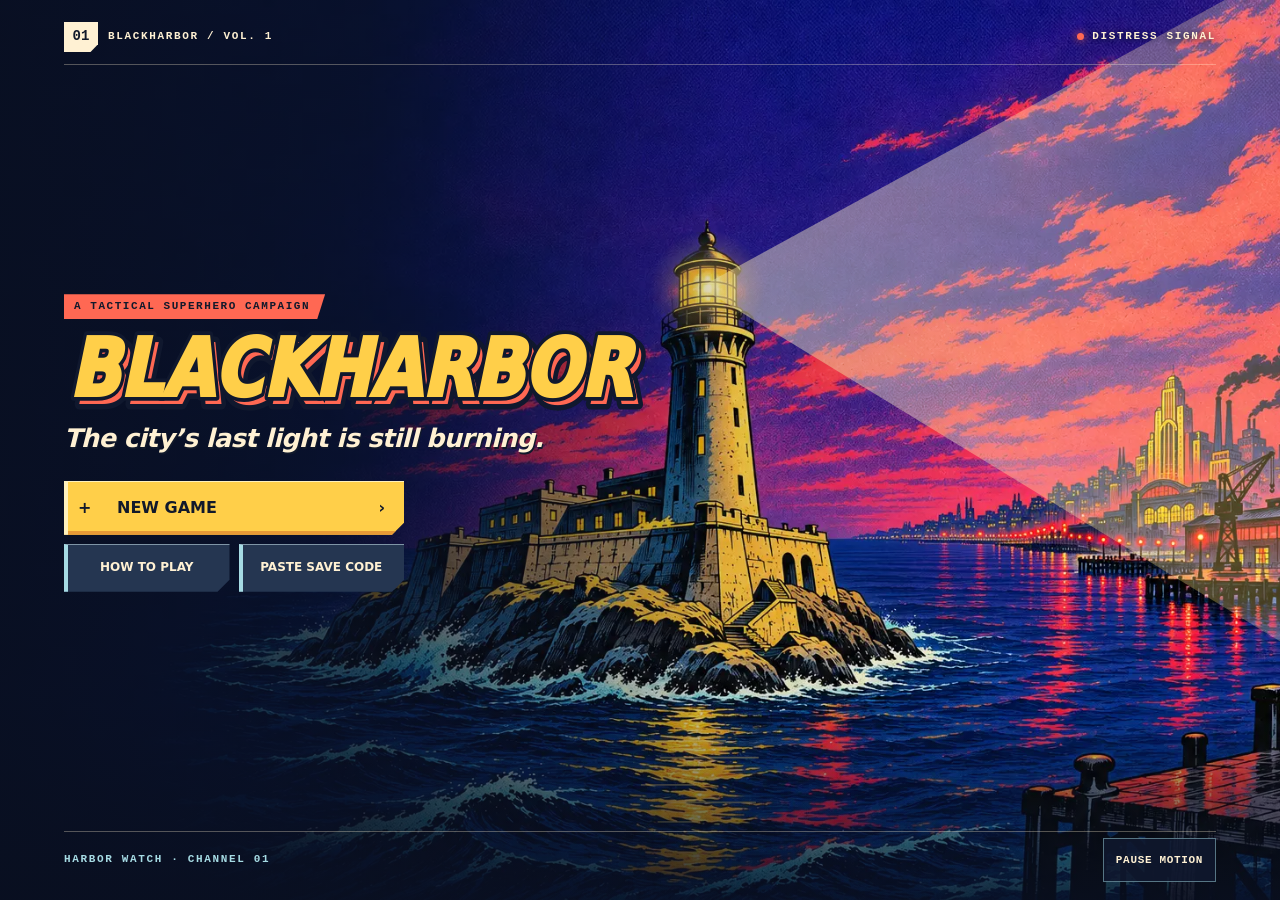
<file: opening.html>
<!doctype html>
<html lang="en">
<head>
<meta charset="utf-8">
<meta name="viewport" content="width=device-width,initial-scale=1,viewport-fit=cover">
<meta name="theme-color" content="#10182e">
<title>Blackharbor — Opening Menu</title>
<style>
:root{color-scheme:dark;--ink:#11192b;--paper:#fff1d3;--gold:#ffcf49;--red:#ff6853;--blue:#a6dbe4;--mono:ui-monospace,'Courier New',monospace}
*{box-sizing:border-box}
#camera-wash{position:fixed;inset:0;z-index:100;pointer-events:none;background:radial-gradient(ellipse farthest-corner at var(--lamp-x,65%) var(--lamp-y,35%),#fff4a8 0%,#fff4b3 28%,rgba(255,239,160,.82) 65%,rgba(255,235,145,.45) 100%);opacity:0}
body{margin:0;background:#10182e;color:var(--paper);font:16px system-ui,sans-serif}
button,a{-webkit-tap-highlight-color:transparent}
button{cursor:pointer}
button:focus-visible,a:focus-visible{outline:3px solid white;outline-offset:5px}
.stage{position:relative;isolation:isolate;min-height:100svh;display:grid;grid-template-rows:auto 1fr auto;overflow:hidden;padding:max(22px,env(safe-area-inset-top)) max(5vw,env(safe-area-inset-right)) max(22px,env(safe-area-inset-bottom)) max(5vw,env(safe-area-inset-left))}
.scene,.scene svg,.wash{position:absolute;inset:0;width:100%;height:100%;pointer-events:none}
.scene{z-index:-2;background:radial-gradient(ellipse at 78% 40%,#526381,#11192b 70%)}
.scene .portrait{display:none}
.wash{z-index:-1;background:linear-gradient(90deg,#090f20ee 0%,#090f20b8 29%,#090f201a 57%,transparent 80%),linear-gradient(0deg,#090f20d9,transparent 22%)}
.mast,.foot{display:flex;justify-content:space-between;align-items:center;gap:12px;font:700 11px/1.4 var(--mono);letter-spacing:.15em;text-transform:uppercase}
.mast{padding-bottom:12px;border-bottom:1px solid #fff1d34f}
.issue{display:flex;align-items:center;gap:10px}
.issue strong{display:grid;place-items:center;background:var(--paper);color:var(--ink);width:34px;height:30px;font-size:14px;letter-spacing:0;clip-path:polygon(0 0,100% 0,100% 74%,78% 100%,0 100%)}
.signal{color:var(--paper);display:flex;align-items:center;gap:8px;text-shadow:0 1px 6px #090f20}
.signal::before{content:'';width:7px;height:7px;border-radius:50%;background:var(--red);box-shadow:0 0 9px var(--red);animation:pulse 3.8s ease-in-out infinite}
.menu{align-self:center;width:min(590px,54vw);margin:36px 0 46px}
.kicker{display:inline-block;margin:0;color:var(--ink);background:var(--red);padding:6px 15px 6px 10px;clip-path:polygon(0 0,100% 0,calc(100% - 8px) 100%,0 100%);font:900 11px/1.2 var(--mono);letter-spacing:.14em;text-transform:uppercase}
h1{margin:5px 0 0}
.logo{display:block;overflow:visible;width:100%;height:auto}
.logo text{font:italic 1000 94px/1 system-ui,sans-serif;paint-order:stroke fill;stroke-linejoin:round}
.hook{margin:0 0 28px;font-weight:800;font-style:italic;font-size:clamp(18px,2vw,26px);letter-spacing:-.025em;text-shadow:1px 2px #11192b}
.action[hidden]{display:none}
.secondary-actions{display:grid;grid-template-columns:1fr 1fr;gap:9px}
.action.compact{display:flex;justify-content:center;min-height:48px;padding:10px 8px;font-size:12px;line-height:1.25;text-align:center}
.actions{display:grid;width:min(100%,340px);gap:9px}
.action{position:relative;display:grid;grid-template-columns:29px 1fr auto;align-items:center;gap:10px;min-height:54px;padding:0 19px 0 14px;border:0;background:none;text-decoration:none;text-align:left;color:var(--paper);font:850 16px/1 system-ui,sans-serif;text-transform:uppercase;isolation:isolate}
.action::before{content:'';position:absolute;inset:0;z-index:-1;clip-path:polygon(0 0,100% 0,100% calc(100% - 12px),calc(100% - 12px) 100%,0 100%);background:#253651;border-top:1px solid #b9d1dd9c;border-left:4px solid var(--blue)}
.action.primary{color:var(--ink)}
.action.primary::before{background:var(--gold);border-color:#fff1bc;box-shadow:inset 0 -4px #e79a36}
.action:hover::before{background:#365173}
.action.primary:hover::before{background:#ffe180}
.num{font:800 11px/1 var(--mono);letter-spacing:.06em;opacity:.8}
.arr{font-size:20px}
.foot{border-top:1px solid #fff1d34f;padding-top:10px;color:var(--blue)}
.motion{min-height:44px;margin:-4px 0;border:1px solid #a6dbe47a;background:#10182ed9;color:var(--paper);padding:0 12px;font:700 11px var(--mono);text-transform:uppercase;letter-spacing:.06em;white-space:nowrap}
.motion:hover{background:#263950}
.beam,.city-light{mix-blend-mode:screen}
.glow{animation:pulse 4.5s ease-in-out infinite}
.water{animation:water 6s ease-in-out infinite;transform-box:fill-box;transform-origin:center}
@keyframes pulse{0%,100%{opacity:.45}48%,60%{opacity:1}}
@keyframes water{0%,100%{opacity:.22;transform:scaleX(.92)}55%{opacity:.62;transform:scaleX(1.06)}}
.paused *,.paused *::before{animation-play-state:paused!important}
@media(prefers-reduced-motion:reduce){:root:not(.allow-motion) *,:root:not(.allow-motion) *::before{animation:none!important}}
dialog{width:min(90vw,500px);background:var(--ink);color:var(--paper);border:2px solid var(--gold);padding:24px;box-shadow:8px 8px #000}
dialog::backdrop{background:#080c1ad9}
dialog h2{margin:0;color:var(--gold);font-style:italic;text-transform:uppercase}
dialog ol{padding-left:20px;line-height:1.55}
dialog .motion{margin-top:8px}
dialog{max-height:90svh;overflow:auto}
.modes{display:grid;gap:6px;margin:0;padding:0;border:0}
.modes legend{margin-bottom:8px;color:var(--blue);font:700 12px var(--mono);text-transform:uppercase}
.modes label{display:flex;align-items:center;gap:10px;min-height:44px;padding:7px 12px;background:#253651;border-left:3px solid transparent;cursor:pointer;font-weight:750}
.modes label:has(input:checked){border-color:var(--gold);background:#344b69}
.modes input{accent-color:var(--gold)}
.mode-note{min-height:4.5em;line-height:1.5}
.dialog-actions{display:flex;align-items:center;gap:12px;flex-wrap:wrap}
.dialog-actions .motion{margin:0}
.launch{display:flex;gap:12px}
@media(orientation:portrait){
 .mast{font-size:clamp(8px,2.3vw,11px);letter-spacing:.1em}
 .mast span{white-space:nowrap}
 .scene .landscape{display:none}
 .scene .portrait{display:block}
 .stage{padding-inline:max(5vw,env(safe-area-inset-left)) max(5vw,env(safe-area-inset-right));grid-template-rows:auto 1fr auto}
 .wash{background:linear-gradient(180deg,#090f20cc,transparent 39%,transparent 51%,#090f20bf 72%,#090f20e8)}
 .menu{display:grid;align-content:start;align-self:stretch;justify-items:center;width:100%;margin:0;padding:clamp(20px,4svh,50px) 0 16px;grid-template-rows:auto auto auto 1fr auto;text-align:center}
 .logo{width:min(90vw,620px)}
 .hook{margin:0;font-size:clamp(15px,4vw,25px)}
 .actions{grid-row:5;width:min(100%,420px)}
}
@media(orientation:landscape) and (max-height:520px){
 .stage{padding-block:max(10px,env(safe-area-inset-top)) max(10px,env(safe-area-inset-bottom))}
 .menu{width:min(47vw,460px);margin:11px 0 15px}
 .mast{padding-bottom:5px}
 .foot{padding-top:5px}
 .motion{min-height:34px}
 .hook{margin-bottom:12px}
 .action{min-height:44px}
}
@media(max-width:360px){.mast,.foot{font-size:9px}.motion{padding:0 8px}}
</style>
</head>
<body>
<div id="camera-wash" aria-hidden="true"></div>
<main class="stage">
 <div class="scene" aria-hidden="true">
<svg class="landscape" viewBox="0 0 1536 1024" preserveAspectRatio="xMidYMid slice" data-x="845" data-y="327" data-city-y="520" data-width="1536">
 <defs>
  <linearGradient id="landscape-beam" class="beam-gradient" gradientUnits="userSpaceOnUse" x1="845" y1="327" x2="2095" y2="327">
   <stop stop-color="#fff2a1" stop-opacity=".88"/>
   <stop offset=".48" stop-color="#ffdb65" stop-opacity=".47"/>
   <stop offset="1" stop-color="#ffdb65" stop-opacity="0"/>
  </linearGradient>
  <radialGradient id="landscape-halo">
   <stop stop-color="#fff1a8" stop-opacity=".48"/>
   <stop offset="1" stop-color="#ffbe4e" stop-opacity="0"/>
  </radialGradient>
  <linearGradient id="landscape-city" class="city-gradient" gradientUnits="userSpaceOnUse" x1="0" x2="1536" y1="0" y2="0"><stop offset="0.0" stop-color="#ffe3a3" stop-opacity="0"/><stop offset="0.020833333333333332" stop-color="#ffe3a3" stop-opacity="0"/><stop offset="0.041666666666666664" stop-color="#ffe3a3" stop-opacity="0"/><stop offset="0.0625" stop-color="#ffe3a3" stop-opacity="0"/><stop offset="0.08333333333333333" stop-color="#ffe3a3" stop-opacity="0"/><stop offset="0.10416666666666667" stop-color="#ffe3a3" stop-opacity="0"/><stop offset="0.125" stop-color="#ffe3a3" stop-opacity="0"/><stop offset="0.14583333333333334" stop-color="#ffe3a3" stop-opacity="0"/><stop offset="0.16666666666666666" stop-color="#ffe3a3" stop-opacity="0"/><stop offset="0.1875" stop-color="#ffe3a3" stop-opacity="0"/><stop offset="0.20833333333333334" stop-color="#ffe3a3" stop-opacity="0"/><stop offset="0.22916666666666666" stop-color="#ffe3a3" stop-opacity="0"/><stop offset="0.25" stop-color="#ffe3a3" stop-opacity="0"/><stop offset="0.2708333333333333" stop-color="#ffe3a3" stop-opacity="0"/><stop offset="0.2916666666666667" stop-color="#ffe3a3" stop-opacity="0"/><stop offset="0.3125" stop-color="#ffe3a3" stop-opacity="0"/><stop offset="0.3333333333333333" stop-color="#ffe3a3" stop-opacity="0"/><stop offset="0.3541666666666667" stop-color="#ffe3a3" stop-opacity="0"/><stop offset="0.375" stop-color="#ffe3a3" stop-opacity="0"/><stop offset="0.3958333333333333" stop-color="#ffe3a3" stop-opacity="0"/><stop offset="0.4166666666666667" stop-color="#ffe3a3" stop-opacity="0"/><stop offset="0.4375" stop-color="#ffe3a3" stop-opacity="0"/><stop offset="0.4583333333333333" stop-color="#ffe3a3" stop-opacity="0"/><stop offset="0.4791666666666667" stop-color="#ffe3a3" stop-opacity="0"/><stop offset="0.5" stop-color="#ffe3a3" stop-opacity="0"/><stop offset="0.5208333333333334" stop-color="#ffe3a3" stop-opacity="0"/><stop offset="0.5416666666666666" stop-color="#ffe3a3" stop-opacity="0"/><stop offset="0.5625" stop-color="#ffe3a3" stop-opacity="0"/><stop offset="0.5833333333333334" stop-color="#ffe3a3" stop-opacity="0"/><stop offset="0.6041666666666666" stop-color="#ffe3a3" stop-opacity="0"/><stop offset="0.625" stop-color="#ffe3a3" stop-opacity="0"/><stop offset="0.6458333333333334" stop-color="#ffe3a3" stop-opacity="0"/><stop offset="0.6666666666666666" stop-color="#ffe3a3" stop-opacity="0"/><stop offset="0.6875" stop-color="#ffe3a3" stop-opacity="0"/><stop offset="0.7083333333333334" stop-color="#ffe3a3" stop-opacity="0"/><stop offset="0.7291666666666666" stop-color="#ffe3a3" stop-opacity="0"/><stop offset="0.75" stop-color="#ffe3a3" stop-opacity="0"/><stop offset="0.7708333333333334" stop-color="#ffe3a3" stop-opacity="0"/><stop offset="0.7916666666666666" stop-color="#ffe3a3" stop-opacity="0"/><stop offset="0.8125" stop-color="#ffe3a3" stop-opacity="0"/><stop offset="0.8333333333333334" stop-color="#ffe3a3" stop-opacity="0"/><stop offset="0.8541666666666666" stop-color="#ffe3a3" stop-opacity="0"/><stop offset="0.875" stop-color="#ffe3a3" stop-opacity="0"/><stop offset="0.8958333333333334" stop-color="#ffe3a3" stop-opacity="0"/><stop offset="0.9166666666666666" stop-color="#ffe3a3" stop-opacity="0"/><stop offset="0.9375" stop-color="#ffe3a3" stop-opacity="0"/><stop offset="0.9583333333333334" stop-color="#ffe3a3" stop-opacity="0"/><stop offset="0.9791666666666666" stop-color="#ffe3a3" stop-opacity="0"/><stop offset="1.0" stop-color="#ffe3a3" stop-opacity="0"/></linearGradient>
  <mask id="landscape-behind" maskUnits="userSpaceOnUse" x="0" y="0" width="1536" height="1024">
   <rect width="1536" height="1024" fill="white"/>
   <path d="M806 302L831 288 836 267 852 267 859 286 879 299 883 309 873 318 875 349 896 364 899 389 884 418 907 599 978 604 1002 679 1058 706 1095 755 1016 782 898 801 655 795 490 775 361 755 409 725 465 666 509 651 524 619 581 601 587 572 630 557 660 542 698 550 727 542 731 526 796 528 809 405 794 392 791 365 810 348 811 318Z" fill="black"/>
  </mask>
 </defs>
 <image href="assets/opening/desktop.webp" width="1536" height="1024"/>
 <path class="city-light" d="M1018 612 L1035 607 1046 608 1046 604 1055 604 1055 598 1064 598 1064 605 1071 605 1071 594 1082 594 1082 588 1091 588 1091 598 1106 598 1106 587 1117 587 1117 583 1127 583 1127 575 1133 575 1133 586 1139 586 1139 565 1142 565 1142 588 1147 588 1147 571 1150 571 1150 586 1162 586 1162 578 1175 578 1175 583 1183 583 1183 571 1191 571 1191 564 1197 564 1197 577 1205 577 1205 572 1214 572 1214 561 1228 561 1228 554 1240 554 1240 548 1249 548 1249 558 1258 558 1258 552 1270 552 1270 546 1282 546 1282 540 1289 540 1289 531 1298 531 1298 537 1306 537 1306 546 1311 546 1311 512 1315 512 1315 539 1320 539 1320 509 1323 509 1323 534 1331 534 1331 522 1339 522 1339 506 1346 506 1346 498 1353 498 1353 465 1361 465 1361 445 1366 445 1366 432 1371 429 1372 421 1375 421 1376 429 1381 431 1383 445 1388 445 1388 464 1395 464 1395 493 1405 493 1405 489 1414 489 1414 517 1421 517 1422 453 1427 452 1429 517 1432 517 1434 458 1439 458 1441 516 1449 516 1449 493 1457 491 1458 475 1464 474 1466 489 1473 489 1473 501 1482 501 1482 518 1495 518 1495 507 1510 507 1510 501 1523 501 1523 477 1536 475 L1536 655 1460 650 1404 645 1388 637 1330 632 1266 632 1266 626 1221 622 1157 618 1082 615 Z" fill="url(#landscape-city)"/>
 <path class="beam" d="M845 323 L1665 185 L1665 432 L845 331 Z" fill="url(#landscape-beam)"/>
 <rect class="camera-glare" width="1536" height="1024" fill="#fff4cf" opacity="0" mask="url(#landscape-behind)"/>
 <circle class="glow" cx="845" cy="327" r="65" fill="url(#landscape-halo)"/>
 <path class="water" d="M774 843h92m-75 19h112m-134 31h61m-31 20h101m-112 22h46" stroke="#ffe688" stroke-width="2" opacity=".42" fill="none"/>
</svg>


<svg class="portrait" viewBox="0 0 1024 1536" preserveAspectRatio="xMidYMid slice" data-x="656" data-y="542" data-city-y="699" data-width="1024">
 <defs>
  <linearGradient id="portrait-beam" class="beam-gradient" gradientUnits="userSpaceOnUse" x1="656" y1="542" x2="1906" y2="542">
   <stop stop-color="#fff2a1" stop-opacity=".88"/>
   <stop offset=".48" stop-color="#ffdb65" stop-opacity=".47"/>
   <stop offset="1" stop-color="#ffdb65" stop-opacity="0"/>
  </linearGradient>
  <radialGradient id="portrait-halo">
   <stop stop-color="#fff1a8" stop-opacity=".48"/>
   <stop offset="1" stop-color="#ffbe4e" stop-opacity="0"/>
  </radialGradient>
  <linearGradient id="portrait-city" class="city-gradient" gradientUnits="userSpaceOnUse" x1="0" x2="1024" y1="0" y2="0"><stop offset="0.0" stop-color="#ffe3a3" stop-opacity="0"/><stop offset="0.020833333333333332" stop-color="#ffe3a3" stop-opacity="0"/><stop offset="0.041666666666666664" stop-color="#ffe3a3" stop-opacity="0"/><stop offset="0.0625" stop-color="#ffe3a3" stop-opacity="0"/><stop offset="0.08333333333333333" stop-color="#ffe3a3" stop-opacity="0"/><stop offset="0.10416666666666667" stop-color="#ffe3a3" stop-opacity="0"/><stop offset="0.125" stop-color="#ffe3a3" stop-opacity="0"/><stop offset="0.14583333333333334" stop-color="#ffe3a3" stop-opacity="0"/><stop offset="0.16666666666666666" stop-color="#ffe3a3" stop-opacity="0"/><stop offset="0.1875" stop-color="#ffe3a3" stop-opacity="0"/><stop offset="0.20833333333333334" stop-color="#ffe3a3" stop-opacity="0"/><stop offset="0.22916666666666666" stop-color="#ffe3a3" stop-opacity="0"/><stop offset="0.25" stop-color="#ffe3a3" stop-opacity="0"/><stop offset="0.2708333333333333" stop-color="#ffe3a3" stop-opacity="0"/><stop offset="0.2916666666666667" stop-color="#ffe3a3" stop-opacity="0"/><stop offset="0.3125" stop-color="#ffe3a3" stop-opacity="0"/><stop offset="0.3333333333333333" stop-color="#ffe3a3" stop-opacity="0"/><stop offset="0.3541666666666667" stop-color="#ffe3a3" stop-opacity="0"/><stop offset="0.375" stop-color="#ffe3a3" stop-opacity="0"/><stop offset="0.3958333333333333" stop-color="#ffe3a3" stop-opacity="0"/><stop offset="0.4166666666666667" stop-color="#ffe3a3" stop-opacity="0"/><stop offset="0.4375" stop-color="#ffe3a3" stop-opacity="0"/><stop offset="0.4583333333333333" stop-color="#ffe3a3" stop-opacity="0"/><stop offset="0.4791666666666667" stop-color="#ffe3a3" stop-opacity="0"/><stop offset="0.5" stop-color="#ffe3a3" stop-opacity="0"/><stop offset="0.5208333333333334" stop-color="#ffe3a3" stop-opacity="0"/><stop offset="0.5416666666666666" stop-color="#ffe3a3" stop-opacity="0"/><stop offset="0.5625" stop-color="#ffe3a3" stop-opacity="0"/><stop offset="0.5833333333333334" stop-color="#ffe3a3" stop-opacity="0"/><stop offset="0.6041666666666666" stop-color="#ffe3a3" stop-opacity="0"/><stop offset="0.625" stop-color="#ffe3a3" stop-opacity="0"/><stop offset="0.6458333333333334" stop-color="#ffe3a3" stop-opacity="0"/><stop offset="0.6666666666666666" stop-color="#ffe3a3" stop-opacity="0"/><stop offset="0.6875" stop-color="#ffe3a3" stop-opacity="0"/><stop offset="0.7083333333333334" stop-color="#ffe3a3" stop-opacity="0"/><stop offset="0.7291666666666666" stop-color="#ffe3a3" stop-opacity="0"/><stop offset="0.75" stop-color="#ffe3a3" stop-opacity="0"/><stop offset="0.7708333333333334" stop-color="#ffe3a3" stop-opacity="0"/><stop offset="0.7916666666666666" stop-color="#ffe3a3" stop-opacity="0"/><stop offset="0.8125" stop-color="#ffe3a3" stop-opacity="0"/><stop offset="0.8333333333333334" stop-color="#ffe3a3" stop-opacity="0"/><stop offset="0.8541666666666666" stop-color="#ffe3a3" stop-opacity="0"/><stop offset="0.875" stop-color="#ffe3a3" stop-opacity="0"/><stop offset="0.8958333333333334" stop-color="#ffe3a3" stop-opacity="0"/><stop offset="0.9166666666666666" stop-color="#ffe3a3" stop-opacity="0"/><stop offset="0.9375" stop-color="#ffe3a3" stop-opacity="0"/><stop offset="0.9583333333333334" stop-color="#ffe3a3" stop-opacity="0"/><stop offset="0.9791666666666666" stop-color="#ffe3a3" stop-opacity="0"/><stop offset="1.0" stop-color="#ffe3a3" stop-opacity="0"/></linearGradient>
  <mask id="portrait-behind" maskUnits="userSpaceOnUse" x="0" y="0" width="1024" height="1536">
   <rect width="1024" height="1536" fill="white"/>
   <path d="M614 521L633 507 644 489 651 471 668 471 672 489 693 511 701 525 692 536 693 560 714 574 719 599 706 624 722 722 790 720 804 765 850 774 869 810 920 835 960 880 856 893 677 903 478 892 286 883 247 868 301 838 345 823 363 792 405 770 421 732 478 711 513 691 546 688 571 669 607 674 613 611 601 595 604 570 621 558 620 534Z" fill="black"/>
  </mask>
 </defs>
 <image href="assets/opening/mobile.webp" width="1024" height="1536"/>
 <path class="city-light" d="M0 740L28 718 52 725 107 708 143 695 173 710 208 740 245 742 274 725 314 726 323 706 339 705 347 727 360 726 361 693 378 690 386 630 397 628 403 580 415 570 429 584 440 622 447 660 465 683 468 715 447 735 413 751 395 782 356 814H0Z M789 739L815 731 824 654 837 645 843 729 849 728 852 657 865 651 872 733 891 734 894 753 926 755 930 744 966 734 990 750 1024 750V817H862L843 783 819 771Z" fill="url(#portrait-city)"/>
 <path class="beam" d="M656 538 L1476 400 L1476 647 L656 546 Z" fill="url(#portrait-beam)"/>
 <rect class="camera-glare" width="1024" height="1536" fill="#fff4cf" opacity="0" mask="url(#portrait-behind)"/>
 <circle class="glow" cx="656" cy="542" r="65" fill="url(#portrait-halo)"/>
 <path class="water" d="M595 941h92m-75 19h112m-134 31h61m-31 20h101m-112 22h46" stroke="#ffe688" stroke-width="2" opacity=".42" fill="none"/>
</svg>
</div>
 <div class="wash" aria-hidden="true"></div>
 <header class="mast">
  <span class="issue"><strong>01</strong> Blackharbor / Vol. 1</span>
  <span class="signal">Distress signal</span>
 </header>
 <section class="menu" aria-labelledby="title">
  <p class="kicker">A tactical superhero campaign</p>
  <h1 id="title" aria-label="Blackharbor">
   <svg class="logo" viewBox="0 0 690 115" aria-hidden="true">
    <text x="11" y="94" textLength="658" lengthAdjust="spacingAndGlyphs" fill="#ff6853" stroke="#10182e" stroke-width="13">BLACKHARBOR</text>
    <text x="5" y="85" textLength="658" lengthAdjust="spacingAndGlyphs" fill="#ffcf49" stroke="#10182e" stroke-width="9">BLACKHARBOR</text>
   </svg>
  </h1>
  <p class="hook">The city’s last light is still burning.</p>
  <nav class="actions" aria-label="Opening menu">
   <a class="action primary" id="continue-button" href="#" hidden><span aria-hidden="true">▶</span>Continue Game<span aria-hidden="true">›</span></a>
   <button class="action primary" id="new-button" type="button" aria-haspopup="dialog"><span aria-hidden="true">+</span>New Game<span aria-hidden="true">›</span></button>
   <div class="secondary-actions">
    <button class="action compact" id="guide-button" type="button" aria-haspopup="dialog">How To Play</button>
    <button class="action compact" id="paste-button" type="button" aria-haspopup="dialog">Paste Save Code</button>
   </div>
  </nav>
 </section>
 <footer class="foot"><span>Harbor Watch · Channel 01</span><button class="motion" id="motion" type="button">Pause motion</button></footer>
</main>
<dialog id="play" aria-labelledby="play-title">
 <h2 id="play-title">New Game</h2>
 <form id="new-game-form">
  <fieldset class="modes"><legend>Difficulty</legend>
   <label><input type="radio" name="difficulty" value="-1"> Easy</label>
   <label><input type="radio" name="difficulty" value="0" checked> Normal</label>
   <label><input type="radio" name="difficulty" value="1"> Hard</label>
  </fieldset>
  <p id="difficulty-help">The campaign as designed.</p>
  <fieldset class="modes"><legend>Getting started</legend>
   <label><input type="checkbox" id="tutorial-choice" checked> Play the tutorial — this is my first game</label>
   <label><input type="checkbox" id="tips-choice" checked> Rule reminder tooltips would be useful</label>
   <label><input type="checkbox" id="experienced-choice"> I know what I’m doing</label>
  </fieldset>
  <p id="replace-warning" hidden>Starting a new game replaces your saved campaign.</p>
  <p id="start-error" role="alert"></p>
  <div class="dialog-actions"><button class="action primary launch" type="submit">Start Game</button><button class="motion" type="button" id="cancel-new">Back</button></div>
 </form>
</dialog>
<dialog id="import" aria-labelledby="import-title">
 <h2 id="import-title">Paste Save Code</h2>
 <form id="import-form"><label for="save-code">Your Blackharbor save code</label><textarea id="save-code" required rows="6" style="width:100%;margin:12px 0"></textarea><p id="import-error" role="alert"></p><div class="dialog-actions"><button class="action primary launch" type="submit">Load Game</button><button class="motion" type="button" id="cancel-import">Back</button></div></form>
</dialog>
<dialog id="guide" aria-labelledby="guide-title">
 <h2 id="guide-title">How to Play</h2>
 <ol>
  <li><strong>Recruit your squad.</strong> Choose heroes and equip them for the threats you uncover.</li>
  <li><strong>Investigate the city.</strong> Follow leads to uncover villains and their plans.</li>
  <li><strong>Fight on the hex grid.</strong> Use movement, cover, and abilities to set up attacks and protect your team.</li>
 </ol>
 <p>For full rules, open <strong>Menu → Game → Rules guide</strong> inside Blackharbor.</p>
 <form method="dialog"><button class="motion">Back</button></form>
</dialog>
<script>
const root = document.documentElement;
const preference = matchMedia('(prefers-reduced-motion: reduce)');
const portrait = matchMedia('(orientation: portrait)');
const motionButton = document.querySelector('#motion');
let motionOverride;
let frame;
let lastTime;
let angle = -0.28;

const scenes = Array.from(document.querySelectorAll('.scene svg'), scene => ({
  svg: scene,
  beam: scene.querySelector('.beam'),
  glare: scene.querySelector('.camera-glare'),
  occluder: scene.querySelector('mask path'),
  height: scene.viewBox.baseVal.height,
  gradient: scene.querySelector('.beam-gradient'),
  rearMask: `url(#${scene.getAttribute('class')}-behind)`,
  cityStops: Array.from(scene.querySelectorAll('.city-gradient stop')),
  width: Number(scene.dataset.width),
  x: Number(scene.dataset.x),
  y: Number(scene.dataset.y),
  cityY: Number(scene.dataset.cityY)
}));

function renderBeacon({svg, beam, glare, occluder, height, gradient, rearMask, cityStops, width, x, y, cityY}, angle) {
  // Positive depth faces the viewer. Perspective expands the near cone;
  // the far cone intersects a waterfront plane behind the island.
  const horizontal = Math.asin(Math.cos(angle)) * 2 / Math.PI;
  const depth = Math.sin(angle);
  const near = Math.max(0, depth);
  const far = Math.max(0, -depth);
  const perspective = 1 / Math.max(.12, 1 - near * .9);
  const reach = 1050 * perspective;
  const endX = x + horizontal * reach;
  // Smoothly lift the near cone to eye level. Both halves share the same
  // endpoint and width at the side views, avoiding a jump at the horizon.
  const nearBlend = near * near * (3 - 2 * near);
  const endY = y + (cityY + 70 - y) * (1 - nearBlend) - nearBlend * 75;
  const halfWidth = 46 + nearBlend * 520 * perspective;
  const dx = endX - x;
  const dy = endY - y;
  const length = Math.hypot(dx, dy);
  // Keep the source fixed while the distant edge sweeps continuously.
  beam.setAttribute('d', `M ${x} ${y-5} L ${endX} ${endY-halfWidth} L ${endX} ${endY+halfWidth} L ${x} ${y+5} Z`);
  gradient.setAttribute('x2', endX);
  gradient.setAttribute('y2', endY);
  beam.setAttribute('opacity', .45 + near * .23);
  beam.setAttribute('mask', rearMask);
  const rearBlend = Math.min(1, Math.max(0, .5 - depth * 5));
  occluder.setAttribute('fill', `rgb(${255*(1-rearBlend)},${255*(1-rearBlend)},${255*(1-rearBlend)})`);
  glare.setAttribute('mask', 'none');
  glare.setAttribute('opacity', 0);
  const washEdge = Math.min(1, Math.max(0, (.14 - Math.abs(Math.cos(angle))) / .09));
  const wash = depth > 0 ? washEdge * washEdge * (3 - 2 * washEdge) : 0;
  const overlay = document.querySelector('#camera-wash');
  overlay.style.opacity = wash;
  const bounds = svg.getBoundingClientRect();
  const scale = Math.max(bounds.width / width, bounds.height / height);
  overlay.style.setProperty('--lamp-x', `${bounds.left + (bounds.width - width * scale) / 2 + x * scale}px`);
  overlay.style.setProperty('--lamp-y', `${bounds.top + (bounds.height - height * scale) / 2 + y * scale}px`);
  const step = width / (cityStops.length - 1);
  cityStops.forEach((stop, index) => {
    const px = step * index - x;
    const py = cityY - y;
    const along = (px * dx + py * dy) / length;
    const across = Math.abs(px * dy - py * dx) / length;
    const radius = 20 + Math.max(0, along) / length * halfWidth;
    const light = Math.exp(-2 * Math.pow(across / radius, 2));
    stop.setAttribute('stop-opacity', (light * Math.min(1, far * 5) * .85).toFixed(3));
  });
}

function animateBeacon(now) {
  if (lastTime !== undefined) angle = (angle + (now - lastTime) * 2 * Math.PI / 8700) % (2 * Math.PI);
  lastTime = now;
  renderBeacon(scenes[Number(portrait.matches)], angle);
  frame = requestAnimationFrame(animateBeacon);
}
function syncMotion() {
  const enabled = motionOverride ?? !preference.matches;
  root.classList.toggle('paused', !enabled);
  root.classList.toggle('allow-motion', enabled);
  motionButton.textContent = enabled ? 'Pause motion' : 'Play motion';
  cancelAnimationFrame(frame);
  lastTime = undefined;
  for (const scene of scenes) renderBeacon(scene, angle);
  if (enabled) frame = requestAnimationFrame(animateBeacon);
}
motionButton.addEventListener('click', () => {
  motionOverride = root.classList.contains('paused');
  syncMotion();
});
preference.addEventListener('change', syncMotion);
syncMotion();
const play = document.querySelector('#play');
const guide = document.querySelector('#guide');
const imports = document.querySelector('#import');
let hasSave = false;
const tutorial = document.querySelector('#tutorial-choice');
const tips = document.querySelector('#tips-choice');
const experienced = document.querySelector('#experienced-choice');
function sendStart(action, options = {}) {
  parent.postMessage({type:'blackharbor-start',action,...options}, location.protocol === 'file:' || location.origin === 'null' ? '*' : location.origin);
}
window.addEventListener('message', event => {
  if(event.source !== parent || event.data?.type !== 'blackharbor-start-state') return;
  hasSave = event.data.hasSave;
  document.querySelector('#continue-button').hidden = !hasSave;
  document.querySelector('#new-button').classList.toggle('primary', !hasSave);
  document.querySelector('#replace-warning').hidden = !hasSave;
  document.querySelector('#import-error').textContent = event.data.error || '';
  document.querySelector('#start-error').textContent = event.data.error || '';
});
document.querySelector('#continue-button').addEventListener('click', event => {event.preventDefault();sendStart('continue')});
document.querySelector('#new-button').addEventListener('click', () => play.showModal());
document.querySelector('#paste-button').addEventListener('click', () => imports.showModal());
document.querySelector('#guide-button').addEventListener('click', () => guide.showModal());
document.querySelector('#cancel-new').onclick = () => play.close();
document.querySelector('#cancel-import').onclick = () => imports.close();
experienced.onchange = () => {if(experienced.checked){tutorial.checked=false;tips.checked=false}};
for(const input of [tutorial,tips]) input.onchange = () => {experienced.checked=!tutorial.checked&&!tips.checked};
const descriptions = {'-1':'Weaker villains, fewer pages to fight through, and extra salvage.','0':'The campaign as designed.','1':'Stronger villains and less salvage.'};
for(const input of document.querySelectorAll('[name="difficulty"]')) input.onchange = () => {document.querySelector('#difficulty-help').textContent=descriptions[input.value]};
document.querySelector('#new-game-form').onsubmit = event => {
 event.preventDefault();sendStart('new',{difficulty:Number(document.querySelector('[name="difficulty"]:checked').value),tutorial:tutorial.checked,tips:tips.checked});
};
document.querySelector('#import-form').onsubmit = event => {event.preventDefault();sendStart('import',{code:document.querySelector('#save-code').value})};
sendStart('ready');
</script>
</body>
</html>
</file>
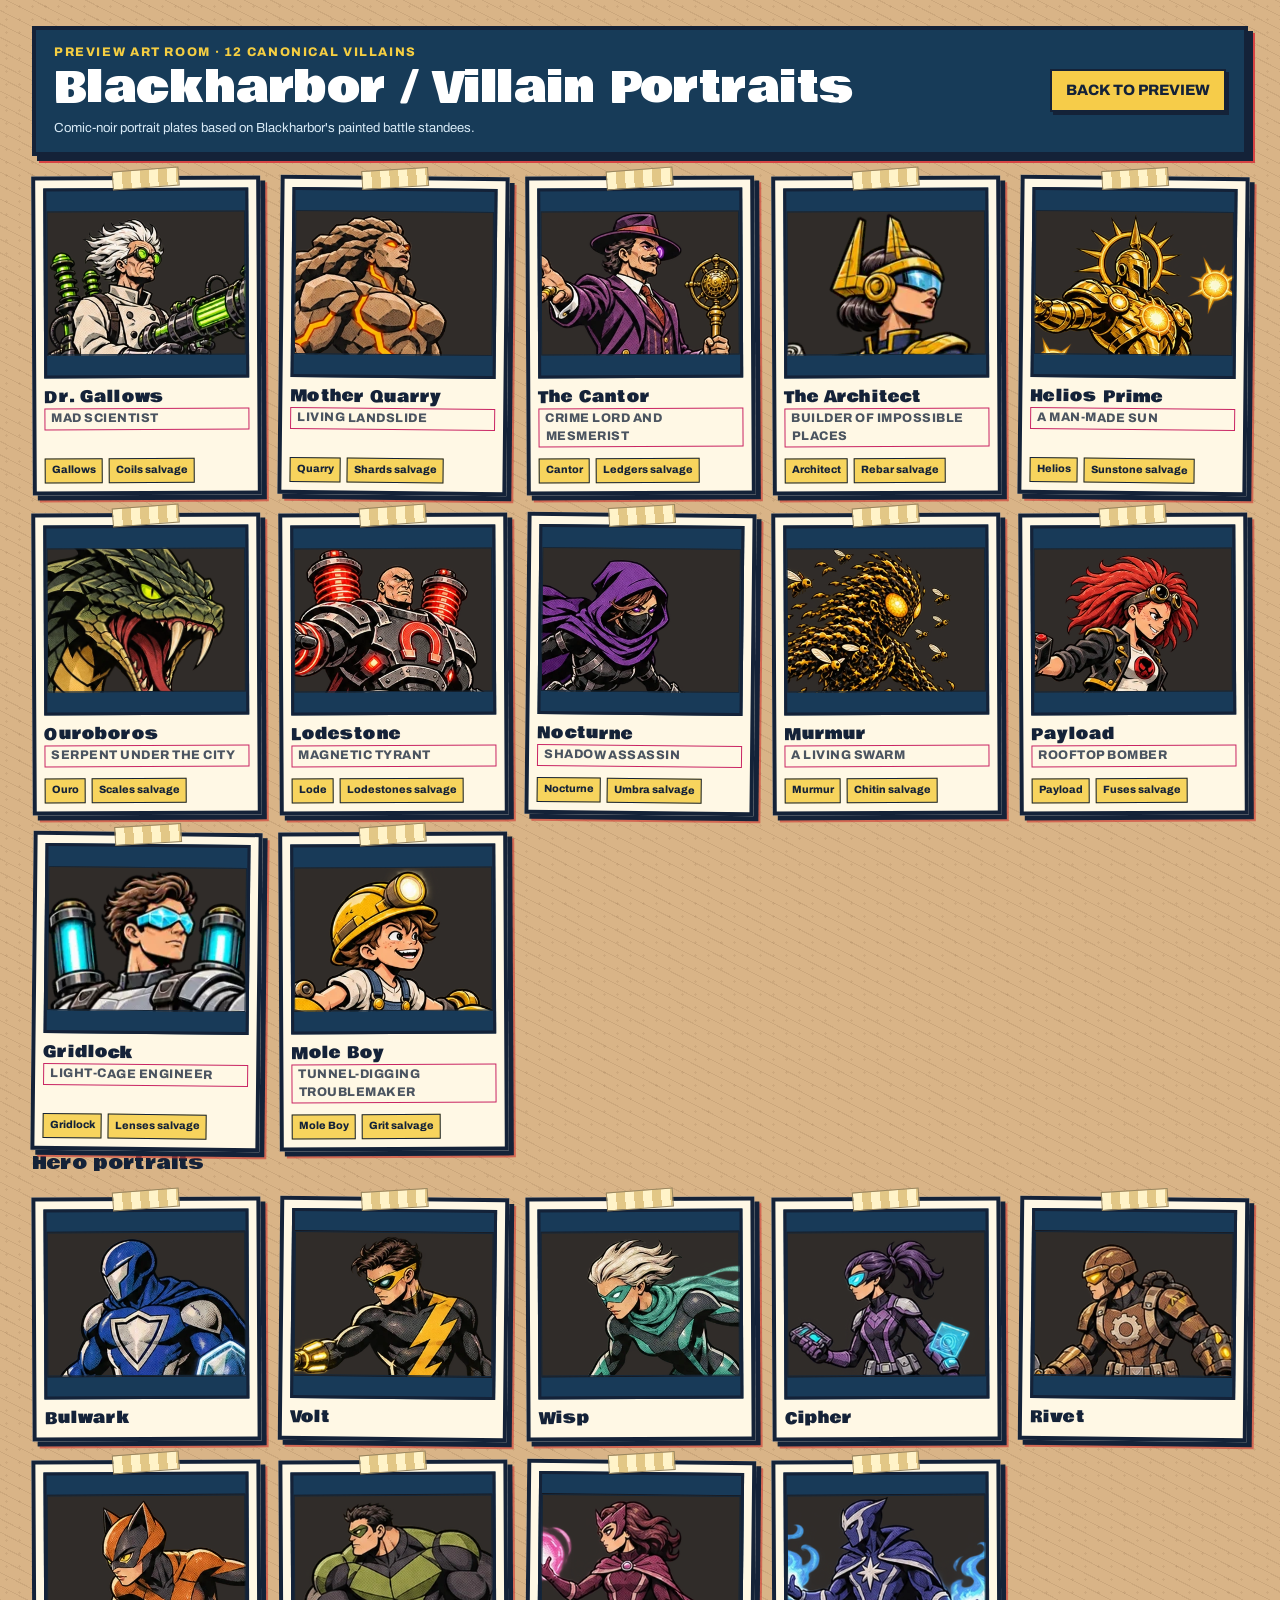
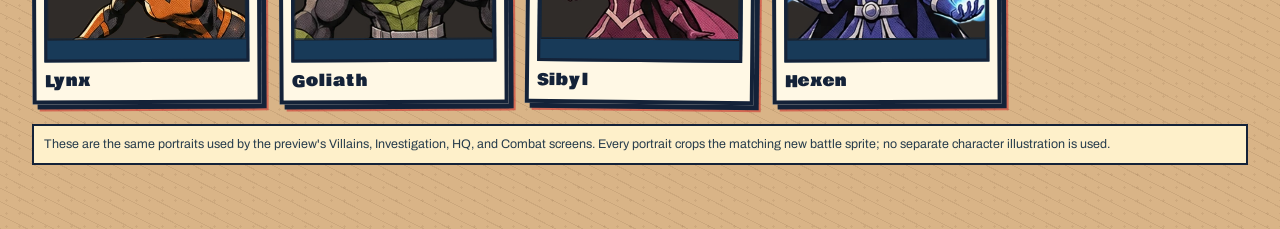
<file: portrait-gallery.html>
<!doctype html>
<html lang="en">
<head>
  <meta charset="utf-8">
  <meta name="viewport" content="width=device-width, initial-scale=1">
  <title>Blackharbor Preview — Villain Portrait Gallery</title>
  <link rel="stylesheet" href="https://fonts.googleapis.com/css2?family=Bowlby+One&family=Bangers&family=Archivo:wght@400;600;800&family=JetBrains+Mono:wght@400;700&display=swap">
  <link rel="stylesheet" href="css/base.css">
  <link rel="stylesheet" href="css/battle-board.css">
  <link rel="stylesheet" href="css/battle-fx.css">
  <link rel="stylesheet" href="css/battle.css">
  <link rel="stylesheet" href="css/campaign.css">
  <link rel="stylesheet" href="css/hq.css">
  <link rel="stylesheet" href="css/overlays.css">
  <link rel="stylesheet" href="css/villain-portraits.css">
  <style>
    :root{color-scheme:light}
    body{margin:0;background:#d9b487;color:#142238;font:15px/1.4 Archivo,system-ui,sans-serif;
      background-image:repeating-linear-gradient(27deg,rgba(70,40,16,.09) 0 1px,transparent 1px 12px),
      radial-gradient(circle,rgba(93,51,24,.09) 0 1px,transparent 1.2px);background-size:auto,13px 13px}
    #hero-gallery .hero-portrait{width:100%;height:100%;min-height:150px}
    .gallery-wrap{width:min(1440px,calc(100% - 32px));margin:18px auto 40px}
    .gallery-header{display:flex;align-items:center;justify-content:space-between;gap:12px;flex-wrap:wrap;
      padding:14px 18px;background:#173b58;color:#fff;border:4px solid #142238;
      box-shadow:5px 5px 0 #142238,7px 7px 0 #d74444}
    .gallery-header small{display:block;color:#f5ce42;font-size:.78rem;text-transform:uppercase;letter-spacing:.13em;font-weight:800}
    .gallery-header h1{font:clamp(1.35rem,4vw,2.7rem)/1.15 'Bowlby One',sans-serif;margin:3px 0}
    .gallery-header p{margin:5px 0 0;color:#d8eaf6;font-size:.82rem}
    .gallery-back{color:#142238;background:#f6cc49;border:2px solid #142238;padding:9px 14px;
      font-weight:800;text-transform:uppercase;text-decoration:none;box-shadow:3px 3px 0 #142238}
    .gallery-grid{display:grid;grid-template-columns:repeat(auto-fit,minmax(210px,1fr));gap:18px;margin-top:20px}
    .gallery-card{min-width:0;position:relative;display:flex;flex-direction:column;
      border:4px solid #142238;background:#fff8e5;box-shadow:5px 5px 0 #142238,7px 7px 0 rgba(210,64,56,.65);
      padding:8px;transform:rotate(-.3deg)}
    .gallery-card:nth-child(3n + 2){transform:rotate(.6deg)}
    .gallery-card::before{content:"";position:absolute;top:-11px;left:35%;width:65px;height:17px;
      transform:rotate(-4deg);background:repeating-linear-gradient(90deg,#fff3c8 0 9px,#e2c786 9px 18px);
      border:1px solid #99875f}
    .gallery-image{width:100%;height:190px;border:3px solid #142238;overflow:hidden;background:#183a58}
    .gallery-card h2{font:1rem/1.15 'Bowlby One',sans-serif;margin:10px 0 2px}
    .gallery-card .tag{color:#4b5460;font-size:.78rem;text-transform:uppercase;letter-spacing:.04em;font-weight:800}
    .gallery-meta{display:flex;gap:6px;flex-wrap:wrap;margin-top:auto;padding-top:11px}
    .gallery-meta span{font-size:.66rem;padding:4px 6px;background:#f7d45d;border:1.5px solid #142238;font-weight:800}
    .gallery-foot{margin:20px 0;font-size:.78rem;color:#273c4c;background:#fef0ca;border:2px solid #142238;padding:10px}
    @media(max-width:540px){.gallery-wrap{width:calc(100% - 24px)}.gallery-grid{grid-template-columns:repeat(2,minmax(0,1fr));gap:10px}
      .gallery-card{padding:5px}.gallery-image{height:135px}.gallery-card h2{font-size:.8rem}
      .gallery-meta{padding-top:7px}.gallery-meta span{font-size:.58rem}}
    @media(max-width:335px){.gallery-grid{grid-template-columns:minmax(0,1fr)}.gallery-image{height:220px}}
    @media(prefers-reduced-motion:reduce){.gallery-card,.gallery-card:nth-child(3n + 2),.gallery-card::before{transform:none}}
  </style>
<link rel="stylesheet" href="css/headquarters.css?v=harbor-5">
<link rel="stylesheet" href="css/headquarters-motion.css?v=harbor-flicker-7">
</head>
<body>
  <main class="gallery-wrap">
    <header class="gallery-header">
      <div><small>Preview art room · 12 canonical villains</small><h1>Blackharbor / Villain Portraits</h1>
        <p>Comic-noir portrait plates based on Blackharbor's painted battle standees.</p></div>
      <a class="gallery-back" href="index.html">Back to preview</a>
    </header>
    <section class="gallery-grid" id="gallery" aria-label="All villain portraits"></section>
    <h2>Hero portraits</h2><section class="gallery-grid" id="hero-gallery" aria-label="All hero portraits"></section>
    <p class="gallery-foot">These are the same portraits used by the preview's Villains, Investigation, HQ, and Combat screens. Every portrait crops the matching new battle sprite; no separate character illustration is used.</p>
  </main>
  <script src="src/data/heroes.js"></script>
  <script src="src/data/gear.js"></script>
  <script src="src/data/villains.js"></script>
  <script src="src/data/villain-intel.js"></script>
  <script src="src/data/campaign.js"></script>
  <script src="src/data/story.js"></script>
  <script src="src/data/glossary.js"></script>
  <script src="src/core/util.js"></script>
  <script src="src/core/rules.js"></script>
  <script src="src/core/villain-deck.js"></script>
  <script src="src/campaign/campaign.js"></script>
  <script src="src/core/save.js"></script>
  <script src="src/heroes/origin.js"></script>
  <script src="src/heroes/stats.js"></script>
  <script src="src/heroes/abilities.js"></script>
  <script src="src/investigation/events.js"></script>
  <script src="src/investigation/villain-events.js"></script>
  <script src="src/investigation/investigation.js"></script>
  <script src="src/ui/icons.js?v=left-handed-villains-1"></script>
  <script src="src/ui/render.js"></script>
  <script src="src/hq/roster-view.js?v=sprite-portraits"></script>
  <script src="src/hq/hq-view.js?v=sprite-portraits"></script>
  <script src="src/investigation/view.js"></script>
  <script src="src/campaign/screens.js"></script>
  <script src="src/campaign/story.js"></script>
  <script src="src/heroes/origin-view.js"></script>
  <script src="src/ui/guide.js"></script>
  <script src="src/ui/tips.js"></script>
  <script src="src/ui/tooltips.js"></script>
  <script src="src/ui/playbook.js"></script>
  <script src="src/hq/workshop.js"></script>
<script src="src/hq/construction.js?v=harbor-5"></script>
<script src="src/hq/harbor-motion.js?v=harbor-flicker-7"></script>
  <script src="src/ui/cheats.js"></script>
  <script src="src/tutorial/script.js"></script>
  <script src="src/tutorial/tutorial.js"></script>
  <script src="src/ui/input.js"></script>
  <script src="src/battle/hex.js"></script>
  <script src="src/battle/setup.js"></script>
  <script src="src/battle/anim.js"></script>
  <script src="src/battle/pages.js"></script>
  <script src="src/battle/defense.js"></script>
  <script src="src/battle/civilians.js"></script>
  <script src="src/battle/villain-cards.js"></script>
  <script src="src/battle/henchmen.js"></script>
  <script src="src/battle/hero-attack.js"></script>
  <script src="src/battle/heroism.js"></script>
  <script src="src/battle/turns.js"></script>
  <script src="src/battle/hazards.js"></script>
  <script src="src/battle/hero-move.js"></script>
  <script src="src/battle/view.js"></script>
  <script src="src/battle/combat-menu.js"></script>
  <script src="src/battle/powers.js"></script>
  <script src="src/battle/boss-mechanics.js"></script>
  <script src="src/art/sprite.js?v=portrait-frames-2"></script>
<script src="src/art/equipment-icons.js"></script>
<link rel="stylesheet" href="css/equipment-icons.css">
  <script src="src/art/eyes.js?v=sprite-portraits"></script>
  <script src="src/art/villain-art.js?v=sprite-portraits"></script>
  <script src="src/art/minis.js"></script>
  <script>
    document.getElementById('hero-gallery').innerHTML=Object.entries(HERO_BASE).map(([cls,d])=>'<article class="gallery-card"><div class="gallery-image">'+heroPortrait({cls,name:d.name},'combat')+'</div><h2>'+d.name+'</h2></article>').join('');
    document.getElementById('gallery').innerHTML=Object.keys(VILLAINS).map(k=>{
      const d=VILLAINS[k];
      return '<article class="gallery-card" data-villain="'+k+'"><div class="gallery-image">'+vPortrait(k,'gallery')+
        '</div><h2>'+d.name+'</h2><span class="tag">'+d.tag+'</span><div class="gallery-meta">'+
        '<span>'+d.short+'</span><span>'+d.salvage+' salvage</span></div></article>'
    }).join('');
  </script>
</body>
</html>
</file>
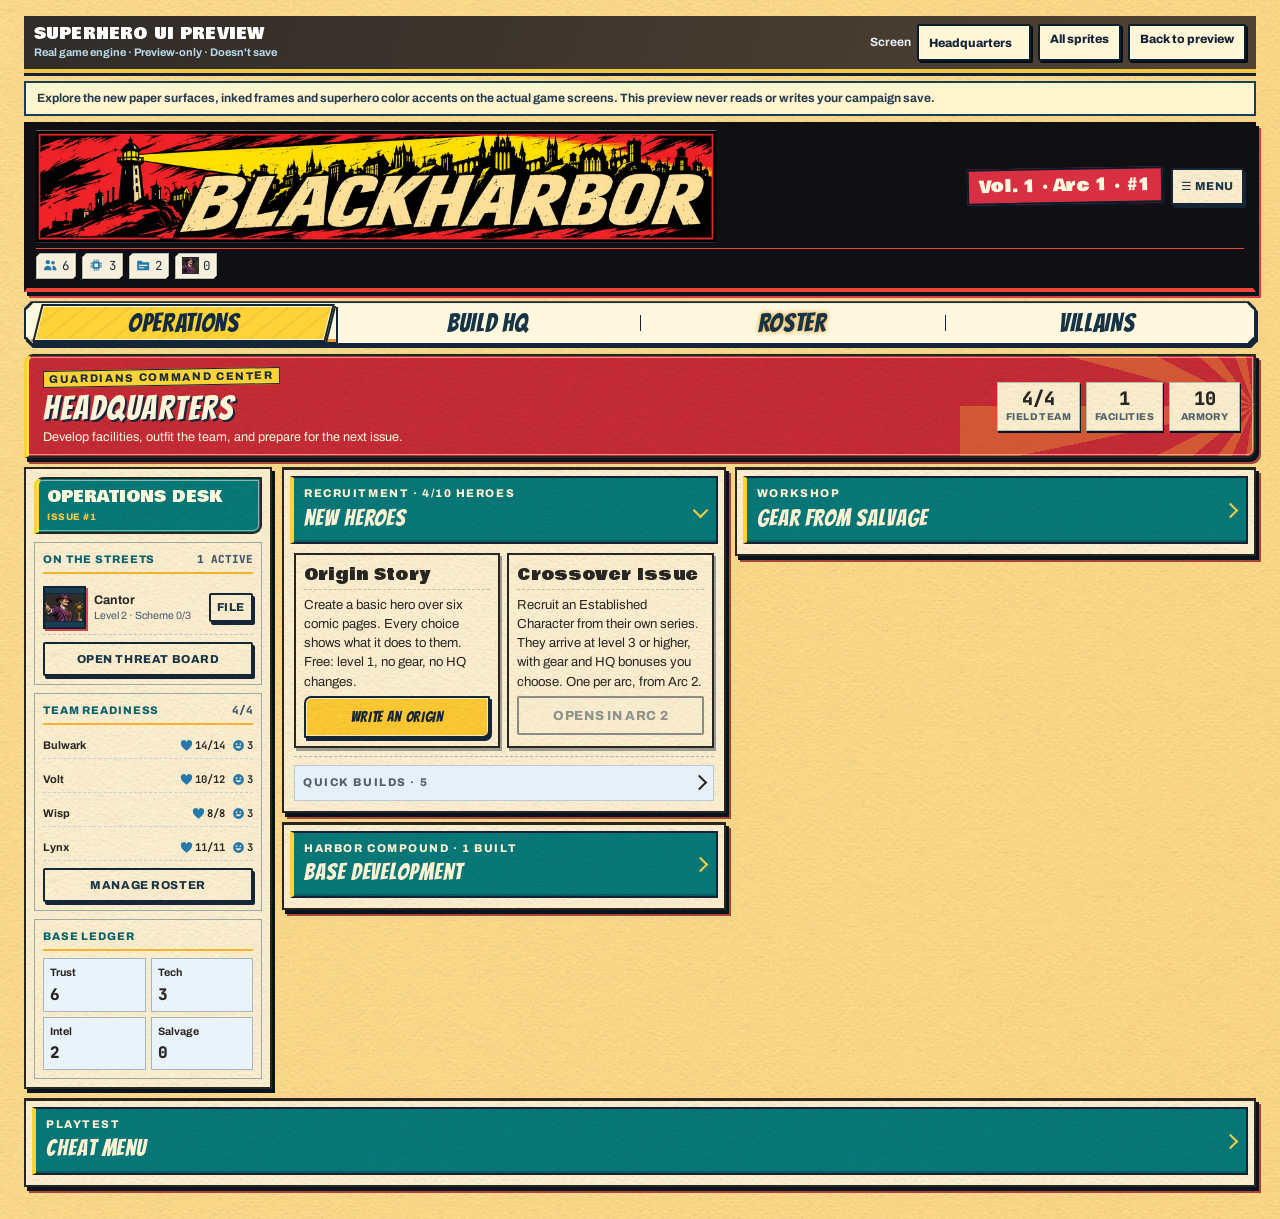
<file: ui-style-lab.html>
<!doctype html>
<html lang="en">
<head>
  <meta charset="utf-8">
  <meta name="viewport" content="width=device-width,initial-scale=1">
  <title>Blackharbor — Superhero UI Preview</title>
  <link rel="stylesheet" href="https://fonts.googleapis.com/css2?family=Bowlby+One&family=Bangers&family=Archivo:wght@400;600;800&family=JetBrains+Mono:wght@400;700&display=swap">
  <link rel="stylesheet" href="css/base.css">
  <link rel="stylesheet" href="css/battle-board.css">
  <link rel="stylesheet" href="css/battle-fx.css">
  <link rel="stylesheet" href="css/battle.css">
  <link rel="stylesheet" href="css/campaign.css">
  <link rel="stylesheet" href="css/hq.css">
  <link rel="stylesheet" href="css/overlays.css">
  <link rel="stylesheet" href="css/investigation.css">
  <link rel="stylesheet" href="css/comic-ui.css">
  <link rel="stylesheet" href="css/pulp-details.css">
  <link rel="stylesheet" href="css/villain-portraits.css">
  <link id="battle-art-pack" rel="stylesheet" href="css/battle-art.css">
  <link rel="stylesheet" href="miniature-experiment.css">
  <style>
    :root{color-scheme:light}
    .art-lab-bar{position:sticky;top:0;z-index:20;
      display:flex;align-items:center;justify-content:space-between;flex-wrap:wrap;gap:9px;
      padding:8px max(10px,calc((100vw - 1480px)/2));
      background:linear-gradient(110deg,#302c29,#514333);color:#fff;
      border-bottom:4px solid #f2c741;
      font:700 12px/1.3 Archivo,system-ui,sans-serif;
      box-shadow:0 3px 0 #132136}
    .art-lab-title{display:flex;flex-direction:column;gap:2px;min-width:130px}
    .art-lab-title b{font:1rem/1.12 'Bowlby One',sans-serif;letter-spacing:.01em}
    .art-lab-title span{color:#b9d9e9;font-size:11px}
    .art-lab-controls{display:flex;align-items:center;flex-wrap:wrap;gap:7px}
    .art-lab-bar label{display:flex;align-items:center;gap:6px;color:#e3eef4}
    .art-lab-bar select,.art-lab-bar button,.art-lab-bar a{
      appearance:none;background:#fff7d7;color:#142238;
      border:2px solid #081e2c;min-height:37px;border-radius:2px;
      padding:6px 10px;font:800 12px Archivo,system-ui,sans-serif;
      box-shadow:2px 2px 0 #030d1a;text-decoration:none;cursor:pointer;
    }
    .art-lab-bar button{background:#f6cc45}
    .art-lab-bar button[aria-pressed="false"]{background:#bad6e5}
    .art-lab-bar button:focus-visible,.art-lab-bar a:focus-visible,.art-lab-bar select:focus-visible{
      outline:3px solid #ffe35a;outline-offset:2px}
    #lab-notice{max-width:1480px;margin:8px auto 4px;padding:7px 11px;
      background:#fff5cf;color:#263b50;border:2px solid #173d58;
      font:700 12px/1.4 Archivo,system-ui,sans-serif}
    #app{padding-top:2px}
    @media(max-width:600px){
      .art-lab-bar{position:static;padding:5px;gap:4px}
      .art-lab-title span{display:none}
      .art-lab-controls{gap:5px}
      .art-lab-bar label{font-size:10px}
      .art-lab-bar select,.art-lab-bar a,.art-lab-bar button{min-height:32px;padding:4px 6px;font-size:10px}
      .art-lab-title b{font-size:.8rem}
      .art-lab-controls{width:100%;justify-content:space-between}
      .art-lab-bar label{flex:1}
      .art-lab-bar select{max-width:120px}
      .art-lab-bar a{padding:6px}
      #lab-notice{margin:6px 7px 3px;font-size:11px}
    }
  </style>
</head>
<body>
  <div class="art-lab-bar">
    <div class="art-lab-title"><b>SUPERHERO UI PREVIEW</b><span>Real game engine · Preview-only · Doesn't save</span></div>
    <div class="art-lab-controls">
      <label for="lab-villain">Screen <select id="lab-villain"></select></label>
      <button hidden id="lab-compare" type="button" aria-pressed="true">Illustrated graphics ON</button>
      <button hidden id="lab-miniatures" type="button" aria-pressed="true">New hero art ON</button>
      <a href="isometric-sprites.html">All sprites</a>
      <a href="index.html">Back to preview</a>
    </div>
  </div>
  <p id="lab-notice">New isometric street, 37 painted character sprites, projected targeting and ability effects. Use the Lair menu to inspect each boss. This lab never reads or writes your campaign save.</p>
  <div class="wrap" id="app"></div>
  <script src="src/data/heroes.js"></script>
  <script src="src/data/gear.js"></script>
  <script src="src/data/villains.js"></script>
  <script src="src/data/villain-intel.js"></script>
  <script src="src/data/campaign.js"></script>
  <script src="src/data/story.js"></script>
  <script src="src/data/glossary.js"></script>
  <script src="src/core/util.js"></script>
  <script src="src/core/rules.js"></script>
  <script src="src/core/villain-deck.js"></script>
  <script src="src/campaign/campaign.js"></script>
  <script src="src/core/save.js"></script>
  <script src="src/heroes/origin.js"></script>
  <script src="src/heroes/stats.js"></script>
  <script src="src/heroes/abilities.js"></script>
  <script src="src/investigation/events.js"></script>
  <script src="src/investigation/villain-events.js"></script>
  <script src="src/investigation/investigation.js"></script>
  <script src="src/ui/icons.js?v=left-handed-villains-1"></script>
  <script src="src/ui/render.js"></script>
  <script src="src/hq/roster-view.js?v=sprite-portraits"></script>
  <script src="src/hq/hq-view.js?v=sprite-portraits"></script>
  <script src="src/investigation/view.js"></script>
  <script src="src/campaign/screens.js"></script>
  <script src="src/campaign/story.js"></script>
  <script src="src/heroes/origin-view.js"></script>
  <script src="src/ui/guide.js"></script>
  <script src="src/ui/tips.js"></script>
  <script src="src/ui/tooltips.js"></script>
  <link rel="stylesheet" href="css/villain-covers.css">
  <script src="src/art/villain-covers.js"></script>
  <script src="src/ui/save-menu.js"></script>
  <script src="src/ui/rules-guide.js"></script>
  <script src="src/ui/playbook.js"></script>
  <script src="src/hq/workshop.js"></script>
  <script src="src/hq/construction.js?v=harbor-5"></script>
<script src="src/hq/harbor-motion.js?v=harbor-flicker-7"></script>
  <script src="src/ui/cheats.js"></script>
  <script src="src/tutorial/script.js"></script>
  <script src="src/tutorial/tutorial.js"></script>
  <script src="src/ui/input.js"></script>
  <script src="src/battle/hex.js"></script>
  <script src="src/battle/setup.js"></script>
  <script src="src/battle/anim.js"></script>
  <script src="src/battle/pages.js"></script>
  <script src="src/battle/defense.js"></script>
  <script src="src/battle/civilians.js"></script>
  <script src="src/battle/villain-cards.js"></script>
  <script src="src/battle/henchmen.js"></script>
  <script src="src/battle/hero-attack.js"></script>
  <script src="src/battle/heroism.js"></script>
  <script src="src/battle/turns.js"></script>
  <script src="src/battle/hazards.js"></script>
  <script src="src/battle/hero-move.js"></script>
  <script src="src/battle/view.js"></script>
  <script src="src/battle/combat-menu.js"></script>
  <script src="src/battle/powers.js"></script>
  <script src="src/battle/boss-mechanics.js"></script>
  <script src="src/art/sprite.js?v=portrait-frames-2"></script>
<script src="src/art/equipment-icons.js"></script>
<link rel="stylesheet" href="css/equipment-icons.css">
  <script src="src/art/eyes.js?v=sprite-portraits"></script>
  <script src="src/art/villain-art.js?v=sprite-portraits"></script>
  <script src="src/art/minis.js"></script>
  <link rel="stylesheet" href="css/hero-loadout.css">
  <link rel="stylesheet" href="css/mobile.css">
  <script src="src/hq/hero-loadout.js"></script>
<link rel="stylesheet" href="css/isometric.css">
<link rel="stylesheet" href="css/heroic-ui.css?v=bright-comic-4"><script src="src/art/isometric.js?v=left-handed-villains-1"></script>
  <link rel="stylesheet" href="css/headquarters.css?v=harbor-5">
<link rel="stylesheet" href="css/headquarters-motion.css?v=harbor-flicker-7">
  <script>
  /* Save-isolated review of the real HQ, roster, villain and battlefield screens. */
  save=()=>{};
  newCampaign();S.guide=null;S.tut=null;S.tutDone=true;S.tipsOff=true;S.storyOff=true;
  S.heroes=['bulwark','volt','wisp','lynx'].map(cls=>newHero(cls));S.party=S.heroes.map(h=>h.id);
  S.villains=[makeVillain('cantor',2)];S.pool=[];
  const screenPicker=document.getElementById('lab-villain');
  [['hq','Headquarters'],['roster','Hero roster'],['villains','Villain dossiers'],['battle','Battlefield']].forEach(([key,name])=>{const o=document.createElement('option');o.value=key;o.textContent=name;screenPicker.appendChild(o)});
  function styleScene(screen){
    if(screen==='battle'){S.inv={v:'cantor',clues:3};startShowdown();S.sd.intro=false;S.sd.sel=0;S.sd.busy=false;isoEnabled=true}
    else {S.phase='hq';S.view=screen}
    render();
  }
  screenPicker.addEventListener('change',()=>styleScene(screenPicker.value));
  document.getElementById('lab-notice').textContent='Explore the new paper surfaces, inked frames and superhero color accents on the actual game screens. This preview never reads or writes your campaign save.';
  styleScene('hq');
  </script>
</body></html>
</file>
<file: css/base.css>
/* css/base.css: Base look: fonts and colours, page frame, masthead, nav, buttons, panels, cards, icons, art pieces shared by many screens. */

/* from game.css */
:root{
  color-scheme:light;
  --set:#1C8A4A; --setBg:#E2F4E8; --setGlow:rgba(40,190,100,.5);
  --paper:#EDF0F4; --panel:#FFFFFF; --ink:#151821; --muted:#596173; --line:#C4CAD5;
  --cyan:#0B86AE; --magenta:#C92463; --yellow:#F1C02C; --good:#2F8A4E; --dot:rgba(21,24,33,.13);
  --cap:#FCE9A6; --capInk:#2A2410;
  --tech:#0B86AE; --innate:#C0561C; --magic:#7A3FC0;
  --sfx:"Bangers","Bowlby One",Impact,sans-serif;
  --display:"Bowlby One","Arial Black",Impact,sans-serif;
  --body:"Archivo",system-ui,-apple-system,"Segoe UI",sans-serif;
  --mono:"JetBrains Mono",ui-monospace,Menlo,Consolas,monospace;
}
:root[data-theme="dark"]{
  --set:#5BD88A; --setBg:#11281B; --setGlow:rgba(91,216,138,.45);
  --paper:#0E1119; --panel:#171B26; --ink:#E7EAF1; --muted:#9AA1B2; --line:#2C3242;
  --cyan:#3DB6DD; --magenta:#EE548C; --yellow:#F3CB4B; --good:#5BC27D; --dot:rgba(231,234,241,.08);
  --cap:#3A3214; --capInk:#F6E7B0; --tech:#3DB6DD; --innate:#F08A4B; --magic:#B48CF0; color-scheme:dark}
*{box-sizing:border-box}
body{background:var(--paper);color:var(--ink);font-family:var(--body);font-size:15px;line-height:1.45;
  padding-left:max(16px,env(safe-area-inset-left,0px));padding-right:max(16px,env(safe-area-inset-right,0px));padding-block:8px 24px}
.wrap{max-width:760px;margin:0 auto;display:flex;flex-direction:column;gap:10px}
h1,h2,h3{font-family:var(--display);font-weight:400;margin:0;text-wrap:balance;letter-spacing:.01em}
h1{font-size:1.7rem;line-height:1}
h2{font-size:1.15rem}
h3{font-size:1rem}
.mast{border:2.5px solid var(--ink);background:var(--panel);background-image:radial-gradient(var(--dot) 1.1px,transparent 1.5px);background-size:6px 6px;padding:8px 12px;display:flex;justify-content:space-between;align-items:flex-end;gap:12px;flex-wrap:wrap}
.mast small{display:block;font-size:.72rem;letter-spacing:.12em;text-transform:uppercase;color:var(--muted);font-weight:600;margin-bottom:4px}
.issue{border:2.5px solid var(--ink);background:var(--yellow);color:#151821;padding:4px 10px;font-family:var(--display);font-size:1.05rem;white-space:nowrap}
.res{display:flex;flex-wrap:wrap;gap:6px}
.chip{border:1.5px solid var(--line);background:var(--panel);padding:3px 8px;font-size:.78rem;font-family:var(--mono);font-variant-numeric:tabular-nums;white-space:nowrap}
.chip b{font-family:var(--body);font-weight:800;letter-spacing:.06em;font-size:.68rem;text-transform:uppercase;color:var(--muted);margin-right:4px}
.chip.trust{border-color:var(--cyan)}
.nav{display:flex;gap:6px;flex-wrap:wrap}
.nav button{flex:1 1 0;min-width:0}
.nav .btn.glow{animation:navglow 2.6s ease-in-out infinite}
@keyframes navglow{0%,100%{box-shadow:0 0 0 0 transparent}50%{box-shadow:0 0 12px 3px color-mix(in srgb,var(--yellow) 75%,transparent)}}
@media (prefers-reduced-motion:reduce){.nav .btn.glow{animation:none;box-shadow:0 0 9px 2px color-mix(in srgb,var(--yellow) 65%,transparent)}}
button{font:inherit;cursor:pointer;color:var(--ink)}
.btn{border:2px solid var(--ink);background:var(--panel);padding:8px 12px;font-weight:800;font-size:.82rem;letter-spacing:.05em;text-transform:uppercase;box-shadow:3px 3px 0 var(--ink);transition:transform .08s,box-shadow .08s}
.btn:hover:not(:disabled){transform:translate(-1px,-1px);box-shadow:4px 4px 0 var(--ink)}
.btn:active:not(:disabled){transform:translate(2px,2px);box-shadow:1px 1px 0 var(--ink)}
.btn:disabled{opacity:.4;cursor:not-allowed;box-shadow:none}
.btn.pri{background:var(--magenta);color:#fff;border-color:var(--ink)}
.btn.on{background:var(--cyan);color:#fff}
.btn.sm{padding:5px 8px;font-size:.72rem;box-shadow:2px 2px 0 var(--ink)}
:focus-visible{outline:3px solid var(--cyan);outline-offset:2px}
.panel{border:2.5px solid var(--ink);background:var(--panel);padding:10px;display:flex;flex-direction:column;gap:9px;min-width:0}
.eyebrow{font-size:.7rem;letter-spacing:.14em;text-transform:uppercase;font-weight:800;color:var(--muted)}
.grid2{display:grid;grid-template-columns:repeat(auto-fit,minmax(220px,1fr));gap:8px}
.card{border:1.5px solid var(--line);padding:9px;display:flex;flex-direction:column;gap:6px;min-width:0;background:var(--panel)}
.card.built{border-color:var(--good)}
.row{display:flex;gap:8px;align-items:center;flex-wrap:wrap}
.between{justify-content:space-between}
.muted{color:var(--muted)}
.small{font-size:.82rem}
.cap{background:var(--cap);color:var(--capInk);border:2px solid var(--ink);padding:7px 10px;font-size:.9rem}
.cap.tilt{transform:rotate(-.4deg)}
.mono{font-family:var(--mono);font-variant-numeric:tabular-nums}
.pips{display:flex;gap:3px;flex-wrap:wrap}
.pip{width:12px;height:16px;border:1.5px solid var(--ink);background:var(--panel)}
.pip.f{background:var(--magenta)}
.pip.w{background:repeating-linear-gradient(45deg,var(--muted) 0 2px,transparent 2px 5px)}
.pip.d{background:var(--line)}
.meter{display:flex;gap:3px}
.meter i{width:18px;height:8px;border:1.5px solid var(--ink)}
.meter i.f{background:var(--yellow)}
.lvl{font-family:var(--mono);font-size:.75rem;border:1.5px solid var(--ink);padding:1px 6px}
.stamp{font-family:var(--display);color:var(--good);border:2.5px solid var(--good);padding:2px 8px;transform:rotate(-4deg);display:inline-block;font-size:.85rem}
.stats{display:grid;grid-template-columns:repeat(4,1fr);gap:4px}
.stat{border:1px solid var(--line);padding:4px 2px;text-align:center}
.stat b{display:block;font-family:var(--mono);font-size:1rem}
.stat span{font-size:.62rem;letter-spacing:.1em;color:var(--muted);font-weight:700}
.bar{height:8px;border:1.5px solid var(--ink);background:var(--paper);position:relative}
.bar i{position:absolute;inset:0 auto 0 0;background:var(--good)}
.bar.c i{background:var(--cyan)}
.tag{font-size:.72rem;border:1.5px solid var(--magenta);color:var(--magenta);padding:1px 6px;font-weight:700}
.tag.g{border-color:var(--cyan);color:var(--cyan)}
.steps{display:flex;gap:6px}
.steps span{flex:1;height:6px;border:1.5px solid var(--ink)}
.steps span.f{background:var(--cyan)}
.opt{display:flex;flex-direction:column;gap:2px;text-align:left;align-items:flex-start;text-transform:none;letter-spacing:0}
.opt small{font-weight:400;font-size:.8rem;color:var(--muted)}
.opt:disabled small{color:inherit}
@keyframes sweat{from{opacity:1;translate:0 0}to{opacity:0;translate:0 10px}}
@keyframes shoutInB{from{transform:translate(-50%,0) scale(.4) rotate(-6deg);opacity:0}}
@keyframes shoutIn{from{transform:translate(-50%,-100%) scale(.4) rotate(-6deg);opacity:0}}
.log{display:flex;flex-direction:column;gap:4px;max-height:220px;overflow:auto;font-size:.82rem}
.log p{margin:0;padding:4px 8px;border-left:3px solid var(--line)}
.log p.vill{border-color:var(--magenta)}
.log p.hero{border-color:var(--cyan)}
.log p.sys{border-color:var(--yellow);color:var(--muted)}
.big{font-family:var(--display);font-size:2rem;line-height:1}
ul.lines{margin:0;padding-left:18px;display:flex;flex-direction:column;gap:4px}
.legend{display:flex;gap:12px;flex-wrap:wrap;font-size:.75rem;color:var(--muted)}
.legend span{display:inline-flex;gap:5px;align-items:center}
.sw{width:12px;height:12px;border:1.5px solid var(--ink);display:inline-block}
.cap.warn{background:#151821;color:#F1C02C;border-color:#F1C02C}
@keyframes pop{0%{transform:translate(-50%,-50%) scale(.2) rotate(-14deg);opacity:0}12%{transform:translate(-50%,-50%) scale(1.18) rotate(4deg);opacity:1}24%{transform:translate(-50%,-50%) scale(1) rotate(0)}78%{opacity:1}100%{transform:translate(-50%,-62%) scale(1.04);opacity:0}}
.sfxhead{font-family:var(--sfx);font-size:3rem;line-height:1;color:var(--yellow);-webkit-text-stroke:2px var(--ink);paint-order:stroke fill;text-shadow:4px 4px 0 var(--ink);transform:rotate(-3deg);display:inline-block;letter-spacing:.03em}
.sfxhead.bad{color:var(--magenta)}
.t-tech{--tc:var(--tech)}
.t-innate{--tc:var(--innate)}
.t-magic{--tc:var(--magic)}
.disc{border:1.5px solid var(--tc);color:var(--tc);font-size:.7rem;font-weight:800;letter-spacing:.08em;text-transform:uppercase;padding:1px 6px;white-space:nowrap}
.disc.fill{background:var(--tc);color:#fff}
.slots{display:grid;grid-template-columns:repeat(auto-fit,minmax(130px,1fr));gap:6px}
.slot{border:1.5px dashed var(--line);padding:6px 8px;display:flex;flex-direction:column;gap:2px;min-width:0;font-size:.82rem}
.slot.has{border-style:solid;border-color:var(--tc)}
.slot .sl{font-size:.62rem;letter-spacing:.12em;text-transform:uppercase;color:var(--muted);font-weight:800}
.resrow{display:flex;gap:10px;flex-wrap:wrap}
.resrow .r{display:flex;gap:5px;align-items:center;font-size:.72rem;font-weight:800;letter-spacing:.06em;color:var(--tc)}
.resrow .r i{width:10px;height:10px;border:1.5px solid var(--tc);transform:rotate(45deg)}
.resrow .r i.f{background:var(--tc)}
.abtn{border-color:var(--tc)!important}
.abtn small{display:block;font-size:.62rem;color:var(--tc)}
.btn.sub small{display:block;font-size:.62rem;opacity:.8}
@keyframes shake{0%,100%{transform:none}20%{transform:translate(-4px,1px) rotate(-4deg)}40%{transform:translate(4px,-1px) rotate(3deg)}60%{transform:translate(-3px,0)}80%{transform:translate(2px,0)}}
@keyframes simmer{to{filter:brightness(1.25)}}
@keyframes tele{to{opacity:.5}}
@keyframes glowf{to{filter:drop-shadow(0 0 6px #F3CB4B) drop-shadow(0 0 18px #F3CB4B)}}
@keyframes glow{to{box-shadow:0 0 0 3px #F3CB4B,0 0 28px 12px #F3CB4B}}
.cap.charge{background:var(--yellow);color:#151821}
.card.locked{opacity:.7;border-style:dashed}
@keyframes fuse{to{transform:scale(1.5);opacity:.6}}
details.coll>summary{list-style:none;cursor:pointer;display:flex;align-items:center;gap:10px;flex-wrap:wrap}
details.coll>summary::-webkit-details-marker{display:none}
details.coll>summary::after{content:"";width:9px;height:9px;border-right:2.5px solid var(--ink);border-bottom:2.5px solid var(--ink);transform:rotate(-45deg);margin-left:auto;transition:transform .15s;flex:none}
details.coll[open]>summary::after{transform:rotate(45deg)}
details.coll>.cbody{display:flex;flex-direction:column;gap:12px;margin-top:12px}
details.coll.nested{border-top:1.5px dashed var(--line);padding-top:8px}
.card>details.coll>.cbody{gap:8px;margin-top:8px}
.disc.hyb{--tc:var(--magenta)}
.vswitch{gap:6px}
.cheats{border-style:dashed;background:transparent}
.cheats h3{font-size:.95rem}
.fieldab{border-left:3px solid var(--good);padding-left:8px}
.setrows{display:flex;flex-direction:column;gap:6px}
@keyframes setglow{from{box-shadow:0 0 0 1px var(--set),0 0 8px 1px var(--setGlow)}to{box-shadow:0 0 0 1px var(--set),0 0 18px 4px var(--setGlow)}}
.sn{color:var(--set);font-weight:800}
.settag{display:inline-block;font-size:.66rem;font-weight:800;letter-spacing:.08em;text-transform:uppercase;border:1.5px solid var(--set);color:var(--set);background:var(--setBg);padding:1px 6px;align-self:flex-start}
.setfoot{border-top:1.5px dashed var(--set);padding-top:4px;margin-top:4px}
[data-tip]{-webkit-touch-callout:none;-webkit-user-select:none;user-select:none}
.kwd{border-bottom:1.5px dotted currentColor;cursor:help}
.btn[aria-disabled="true"]{opacity:.4;cursor:not-allowed;box-shadow:none}
@keyframes tipIn{from{transform:scale(.92);opacity:0}}
@keyframes splashIn{from{transform:scale(.8) rotate(-4deg);opacity:0}}
@keyframes tutShake{25%{transform:translateX(-6px)}75%{transform:translateX(6px)}}
@keyframes tutPulse{0%,100%{box-shadow:0 0 0 4px color-mix(in srgb,var(--yellow) 45%,transparent)}50%{box-shadow:0 0 0 11px color-mix(in srgb,var(--yellow) 8%,transparent)}}
@keyframes tutBlink{50%{opacity:.4}}
.hints{margin:0;padding-left:18px;display:flex;flex-direction:column;gap:4px;font-size:.9rem}
.intels{display:grid;grid-template-columns:repeat(auto-fill,minmax(150px,1fr));gap:8px}
.intel{display:flex;align-items:center;gap:8px;text-align:left;border:2px solid var(--ink);background:var(--panel);color:var(--ink);padding:6px 8px;font:inherit;cursor:pointer;min-width:0}
.intel .isfx{flex:none;width:44px;height:44px;display:grid;place-items:center;border:2px solid #151821;background:var(--magenta);font-family:var(--sfx);font-size:.72rem;line-height:1;color:#fff;-webkit-text-stroke:.6px #151821;paint-order:stroke fill;transform:rotate(-3deg);text-align:center;overflow:hidden}
.intel.rx-i .isfx{background:var(--yellow);color:var(--magenta)}
.intel small{display:block;font-size:.6rem;letter-spacing:.12em;text-transform:uppercase;font-weight:800;color:var(--muted)}
.intel b{display:block;font-size:.88rem;line-height:1.15}
.intel.new{box-shadow:3px 3px 0 var(--magenta);animation:splashIn .35s ease-out}
.tornpg{filter:grayscale(.6);opacity:.85}
.tornlabel{position:absolute;left:0;right:0;top:62%;text-align:center;font-family:var(--sfx);font-size:1.5rem;color:var(--magenta);transform:rotate(-4deg);letter-spacing:.03em}
@keyframes pbOutL{to{transform:rotateY(-85deg);opacity:.6}}
@keyframes pbOutR{to{transform:rotateY(85deg);opacity:.6}}
@keyframes pbInL{from{transform:rotateY(70deg);opacity:.5}}
@keyframes pbInR{from{transform:rotateY(-70deg);opacity:.5}}
@keyframes fadeIn{from{opacity:0}}
@keyframes fadeOut{to{opacity:0}}
@keyframes atkIn{from{transform:scale(.85) rotate(-2deg);opacity:0}}
@keyframes stIn{from{opacity:0;transform:translateX(-10px)}}
@keyframes bookIn{from{transform:scale(.6) rotate(-6deg);opacity:0}}
@keyframes bookOut{to{transform:scale(.85) translateY(30px);opacity:0}}
@keyframes openCover{0%{transform:rotateY(0)}100%{transform:rotateY(-172deg)}}
.tearbook::before{content:"";position:absolute;inset:0;transform:translate(8px,8px);background:#151821}
.tearline{position:absolute;inset:0;width:100%;height:100%;pointer-events:none}
.tearline polyline{fill:none;stroke:var(--magenta);stroke-width:2.5;stroke-dasharray:6 5}
.woundstamp{position:absolute;right:8%;top:40%;font-family:var(--sfx);font-size:1.6rem;color:var(--magenta);border:3px solid var(--magenta);padding:0 8px;transform:rotate(-12deg);background:var(--panel)}
.tearbook.torn::before,.tearbook.torn .tearline,.tearbook.torn .woundstamp{opacity:0;transition:opacity .1s}
.tearbook.torn .top{animation:tearTop .65s cubic-bezier(.4,0,.8,.6) forwards}
.tearbook.torn .bot{animation:tearBot .65s cubic-bezier(.4,0,.8,.6) forwards}
@keyframes tearTop{30%{transform:translate(-6px,-4px) rotate(-3deg)}100%{transform:translate(-90px,-140px) rotate(-24deg);opacity:0}}
@keyframes tearBot{30%{transform:translate(6px,5px) rotate(2deg)}100%{transform:translate(80px,160px) rotate(19deg);opacity:0}}
.cardgo{cursor:pointer}
.sigrib{align-self:stretch;margin:0 -6px;background:#F1C02C;color:#151821;border:2px solid #151821;font-family:var(--sfx);font-size:1.05rem;letter-spacing:.06em;text-align:center;transform:rotate(-1.5deg);line-height:1.3}
.sigrib.r{background:var(--magenta);color:#fff}
.intel.sigi .isfx{background:#151821;color:#F1C02C}
button.slot.pick{font:inherit;color:inherit;background:transparent;text-align:left;cursor:pointer}
button.slot.pick:hover{border-color:var(--cyan)}
.gflow{list-style:none;margin:0;padding:0;display:flex;flex-direction:column;gap:6px;counter-reset:gf}
.gflow li{counter-increment:gf;display:grid;grid-template-columns:28px 1fr;gap:8px;align-items:start;font-size:.88rem;line-height:1.35}
.gflow li::before{content:counter(gf);display:grid;place-items:center;width:24px;height:24px;border:2px solid var(--ink);background:var(--yellow);color:#151821;font-weight:800;font-size:.78rem}
.gflow li.later::before{content:"\2192";background:var(--panel);color:var(--ink)}
.gbar{border:2.5px solid var(--ink);background:var(--cap);color:var(--capInk);padding:10px 12px;display:flex;flex-direction:column;gap:8px}
.gsteps{display:flex;gap:4px;flex-wrap:wrap}
.gsteps span{flex:1 1 0;min-width:64px;text-align:center;font-size:.66rem;font-weight:800;letter-spacing:.08em;text-transform:uppercase;padding:4px 2px;border:1.5px solid currentColor;opacity:.55}
.gsteps span.on{opacity:1;background:var(--yellow);color:#151821;border-color:var(--ink)}
.gsteps span.done{opacity:.85;text-decoration:line-through}
.eqto{align-self:flex-start}
.eqto>summary{list-style:none;display:inline-block}
.eqto>summary::-webkit-details-marker{display:none}
.eqto[open]>summary{background:var(--cyan);color:#fff}
.eqmenu{display:flex;flex-direction:column;gap:4px;margin-top:6px}
.eqmenu .btn{text-align:left;text-transform:none;letter-spacing:0;font-weight:700}
#choose{position:fixed;inset:0;z-index:72;display:grid;place-items:center;background:color-mix(in srgb,#151821 60%,transparent);padding:16px;animation:fadeIn .15s}
.anyrow{gap:8px;align-items:center}
.anyn{min-width:1.6em;text-align:center}
.anyalw{display:flex;gap:8px;align-items:center;flex-wrap:nowrap}
.chz{background:var(--panel);color:var(--ink);border:3px solid var(--ink);box-shadow:6px 6px 0 var(--ink);padding:14px;max-width:420px;width:100%;display:flex;flex-direction:column;gap:8px}
@keyframes brkIn{from{transform:scale(.3) rotate(-18deg);opacity:0}}
@media (prefers-reduced-motion:reduce){*{transition:none!important}}
.ohead{display:flex;flex-direction:column;gap:6px}
.ohead small{font-size:.68rem;letter-spacing:.14em;text-transform:uppercase;font-weight:800;color:var(--muted)}
.ostrip{display:flex;gap:4px}
.ostrip span{flex:1;height:8px;border:1.5px solid var(--ink)}
.ostrip span.f{background:var(--cyan)}
.ohead.xo .ostrip span.f{background:var(--yellow)}
.ostrip span.cur{background:var(--magenta)}
.osfx{font-size:clamp(2rem,8vw,2.6rem)}
.obody{display:grid;grid-template-columns:minmax(0,1fr);gap:12px;align-items:start}
@media (min-width:720px){.obody{grid-template-columns:minmax(0,1fr) 230px}.opv{position:sticky;top:12px}}
.ocol{display:flex;flex-direction:column;gap:10px;min-width:0}
.ogrid{display:grid;grid-template-columns:repeat(auto-fit,minmax(200px,1fr));gap:10px}
.stat.up b{color:var(--good)}
.stat.dn b{color:var(--magenta)}
.oname{display:flex;flex-direction:column;gap:4px}
.oname input{font:inherit;font-family:var(--display);font-size:1.3rem;padding:8px 10px;border:2.5px solid var(--ink);background:var(--panel);color:var(--ink);width:100%;max-width:360px;border-radius:0}
.oswatch{width:34px;height:34px;border:2.5px solid var(--ink);border-radius:50%;padding:0}
.oswatch.sel{outline:3px solid var(--yellow);outline-offset:2px}
.ocstats{display:grid;grid-template-columns:repeat(4,1fr);gap:4px;border-top:2px solid #fff;padding-top:10px}
.ocstats div{text-align:center;background:rgba(21,24,33,.6);padding:4px 2px}
.ocstats b{display:block;font-family:var(--mono);font-size:1.05rem}
.ocstats span{font-size:.6rem;letter-spacing:.1em;font-weight:700}
.obig{font-size:1rem;padding:12px 16px}
.orec.xo{border:2px solid var(--yellow)}
@media (max-width:440px){h1{font-size:1.35rem}.stats{grid-template-columns:repeat(4,1fr)}}
.sdl{display:flex;flex-direction:column;gap:10px;min-width:0}
@media (max-width:599px){
  .mast{padding:6px 10px;gap:4px 10px;align-items:center}
  .mast small{display:none}.mast h1{font-size:1.05rem}
  .issue{font-size:.74rem;padding:2px 6px}
  .mast .res{flex-wrap:nowrap;overflow-x:auto;width:100%;scrollbar-width:none}.chip{padding:2px 6px}
}
@media (min-width:1024px){
  .wrap.v-inv{max-width:900px;font-size:17px}
  .wrap.v-inv h3{font-size:1.25rem}.wrap.v-inv .cap{font-size:1rem}
  .wrap.v-inv .btn.opt{padding:14px 16px;font-size:.95rem}.wrap.v-inv .btn.opt small{font-size:.8rem}
}
@media (min-width:1024px){
  .wrap{max-width:1200px}
  .mast{flex-wrap:nowrap;align-items:center}.mast small{display:none}.mast h1{font-size:1.3rem}.mast>div:first-child{display:flex;gap:14px;align-items:center}.mast .res{flex-wrap:nowrap}
  .wrap.v-inv{max-width:1000px}
}
@media (min-width:1440px){
  .wrap{max-width:1600px}
}
@media (orientation:landscape) and (max-height:520px) and (max-width:1023px){
  .mast{padding:4px 10px;flex-wrap:nowrap;align-items:center}.mast h1{font-size:1.1rem}.mast .res{flex-wrap:nowrap}
  .nav .btn{padding:5px 10px}
}
.mast-tools{margin-left:auto;justify-content:flex-end;align-items:center;min-width:0;gap:8px}
.mast-save-btn{white-space:nowrap;flex:none;min-height:37px;padding:7px 11px;background:var(--cap);color:var(--capInk)}
[data-bh-arm].armed{background:var(--magenta);color:#fff;border-color:var(--ink)}
@media(max-width:440px){
  .mast-tools{gap:5px}
  .mast-save-btn{font-size:.67rem;padding:5px 7px;min-height:36px}
  .mast .issue{font-size:.84rem;padding:4px 6px}
}

/* from art.css */
.ic{fill:currentColor;stroke:#151821;stroke-width:1.3;stroke-linejoin:round;paint-order:stroke;overflow:visible}
@keyframes beamflow{to{stroke-dashoffset:-.34}}
.vic{display:inline-block;width:1.3em;height:1.3em;vertical-align:-.35em;margin-right:.3em;background:var(--vc,var(--magenta));border-radius:50%;border:1.5px solid #151821;position:relative;color:#fff;flex:none}
.vic>.ic{position:absolute;inset:10%;width:80%;height:80%}
.vswitch .btn>.ic{width:1.3em;height:1.3em;vertical-align:-.3em;margin-right:.3em;color:#fff;background:var(--vc);border-radius:50%;padding:2px;box-sizing:border-box}
.hrow{flex-wrap:nowrap}
.hwho{display:flex;gap:8px;align-items:center;min-width:0}
.hwho h3{overflow:hidden;text-overflow:ellipsis;white-space:nowrap}
.eyes{flex:none;width:62px;height:26px;border:2px solid var(--ink);overflow:hidden;display:block;box-shadow:2px 2px 0 var(--ink)}
.eyes svg{width:100%;height:100%;display:block}
.zones .zf{fill:var(--zf,rgba(201,36,99,.16))}
.zones .zr{fill:var(--zr,rgba(11,134,174,.15))}
.zones .z2{opacity:.5}
.mini .emhot{animation:emhot .6s ease-in-out infinite alternate}
@keyframes emhot{from{opacity:.15}to{opacity:.6}}
@keyframes hitflash{0%,35%{filter:brightness(2.6) saturate(0)}100%{filter:none}}
@keyframes recoil{0%{translate:0 0;scale:1.12}30%{translate:0 -7%;scale:.94}100%{translate:0 0;scale:1}}
@keyframes dmgup{0%{transform:translate(-50%,-50%) scale(.3);opacity:0}14%{transform:translate(-50%,-50%) scale(1.3);opacity:1}28%{transform:translate(-50%,-50%) scale(1)}75%{opacity:1}100%{transform:translate(-50%,-150%) scale(1);opacity:0}}
@keyframes bshake{25%{translate:-5px 2px}50%{translate:4px -2px}75%{translate:-3px 1px}100%{translate:0 0}}
.wl{position:absolute;inset:0;z-index:2;pointer-events:none;filter:drop-shadow(0 2px 0 rgba(0,0,0,.45))}
.wl i{position:absolute;left:50%;top:23.15%;width:56%;height:53.7%;transform-origin:0 50%;transform:rotate(var(--a));background:var(--wall);border-block:2px solid rgba(21,24,33,.75);box-sizing:border-box}
.wl b{position:absolute;left:19%;top:23.15%;width:62%;height:53.7%;border-radius:50%;background:var(--wallc)}
@keyframes lflick{0%{opacity:1}40%{opacity:.3}60%{opacity:1}80%{opacity:.6}}
@keyframes lpulse{to{opacity:.5}}
@keyframes lripple{from{transform:scale(.4);opacity:1}to{transform:scale(1.3);opacity:0}}
@keyframes lfog{to{background-position:0 0,-200% 0}}
.ic.u{stroke:none;width:1.15em;height:1.15em;vertical-align:-.2em;flex:none}
.chip .ic.u{margin-right:5px;color:var(--muted)}
.chip .vic{width:1.35em;height:1.35em;margin-right:4px;border-width:1px;vertical-align:-.3em}
.chip.trust .ic.u{color:var(--cyan)}
.nav .btn .ic.u{margin-right:6px;width:1.25em;height:1.25em;vertical-align:-.25em}
.btn.sm .ic.u{margin-right:3px;width:1em;height:1em;vertical-align:-.15em}
.stats.ico .stat{display:flex;align-items:center;justify-content:center;gap:5px;padding:6px 2px}
.stats.ico .stat .ic.u{width:15px;height:15px;color:var(--muted)}
.stats.ico .stat b{display:inline;font-size:.95rem}
.hline .ic.u{color:var(--muted);margin:0 2px 0 0}
.card summary .vic{width:20px;height:20px;margin-right:0}
.cost .vic,.cost .ic.u{margin-right:3px}
.vbadge{width:34px;height:38px;clip-path:polygon(50% 0,100% 25%,100% 75%,50% 100%,0 75%,0 25%);background:#151821;display:grid;place-items:center;position:relative;flex:none}
.vbadge::before{content:"";position:absolute;inset:2.5px;clip-path:inherit;background:var(--vc)}
.vbadge .ic{position:relative;z-index:1;width:24px;height:24px;color:#fff}

/* Character portraits share battle sprite identity at every UI size. */
.ic.sprite-portrait{display:inline-block;width:1.5em;height:1.5em;flex:none;vertical-align:middle;overflow:hidden}
.eyes{width:60px;height:42px}
.eyes .hero-portrait{display:block;width:100%;height:100%}

/* A single printed navigation strip with a slanted plate behind the current page. */
#app .nav.nav-comic{
  --nav-edge:#142638;
  position:relative;
  isolation:isolate;
  flex-wrap:nowrap;
  gap:0;
  padding:3px 7px;
  filter:drop-shadow(2px 3px 0 var(--nav-edge));
}
.nav-comic::before,.nav-comic::after{
  content:'';
  position:absolute;
  pointer-events:none;
  clip-path:polygon(7px 0,calc(100% - 7px) 0,100% 7px,100% calc(100% - 7px),calc(100% - 7px) 100%,7px 100%,0 calc(100% - 7px),0 7px);
}
.nav-comic::before{inset:0;background:var(--nav-edge);z-index:-2}
.nav-comic::after{
  inset:2px;
  background:#fff8df;
  box-shadow:inset 0 0 0 1px #fffdf1;
  z-index:-1;
}
#app .nav.nav-comic > button.btn.nav-tab{
  display:grid;
  place-items:center;
  position:relative;
  isolation:isolate;
  min-height:38px;
  padding:0 3px;
  background:none;
  border:0;
  border-radius:0;
  color:#173447;
  box-shadow:none;
  transform:none;
  font:400 clamp(.9rem,4.15vw,1.6rem)/1 var(--sfx);
  letter-spacing:.025em;
  white-space:nowrap;
}
#app .nav.nav-comic > button.btn.nav-tab:is(:hover,:active):not(:disabled):not([aria-disabled="true"]){box-shadow:none;transform:none}
#app .nav.nav-comic > button.btn.nav-tab.on{background:none;z-index:1}
.nav-comic > .nav-tab.on::after{
  content:'';
  position:absolute;
  z-index:-1;
  inset:0 6px;
  transform:skewX(-14deg);
  border:2px solid var(--nav-edge);
  box-shadow:inset 0 0 0 1px #fff5cf,2px 2px 0 var(--nav-edge);
  background:repeating-linear-gradient(135deg,transparent 0 13px,#1426380d 13px 16px),#ffd238;
  pointer-events:none;
}
.nav-comic > .nav-tab + .nav-tab:not(.on)::before{
  content:'';
  position:absolute;
  left:0;
  top:29%;
  bottom:29%;
  border-left:1px solid var(--nav-edge);
}
.nav-comic > .nav-tab.on + .nav-tab::before{display:none}
#app .nav.nav-comic > button.nav-tab:is(:hover,:focus-visible){text-decoration:underline;text-underline-offset:.16em}
#app .nav.nav-comic > button.nav-tab:focus-visible{outline-offset:-3px;z-index:2}
#app .nav.nav-comic > button.nav-tab.glow{animation:none;text-shadow:0 0 5px #dc951c}
@media(max-width:400px){
  #app .nav.nav-comic{padding-inline:4px}
  #app .nav-comic > [data-a="view:hq"]{flex-grow:1.35}
  .nav-comic > .nav-tab.on::after{inset-inline:3px;transform:skewX(-8deg)}
}
@media(max-width:340px){
  #app .nav.nav-comic > button.btn.nav-tab{font-size:.82rem;padding-inline:1px}
}
</file>
<file: css/battle-board.css>
/* css/battle-board.css: Fight board: hexes, tokens, lairs, terrain and hazards, board surfaces. */

/* from game.css */
.boardwrap{display:flex;justify-content:center}
.board{position:relative;width:100%;max-width:620px;border:2.5px solid var(--ink);background:var(--panel);--hex:polygon(50% 0,100% 25%,100% 75%,50% 100%,0 75%,0 25%)}
.cell{position:absolute;border:0;padding:0;margin:0;clip-path:var(--hex);background:var(--cb,var(--line));cursor:pointer}
.cell::after{content:"";position:absolute;inset:var(--ci,1.5px);clip-path:var(--hex);background:var(--cf,var(--panel))}
.cell.blind{--cf:color-mix(in srgb,var(--ink) 10%,var(--panel))}
.cell.front{--cf:color-mix(in srgb,var(--magenta) 9%,var(--panel))}
.cell.exit{--cf:color-mix(in srgb,var(--good) 32%,var(--panel));--cb:var(--good)}
.cell.obs{--cf:repeating-linear-gradient(135deg,var(--line) 0 3px,var(--panel) 3px 7px)}
.cell.reach{--cf:color-mix(in srgb,var(--cyan) 24%,var(--panel))}
.cell.tgt{--cb:var(--magenta);--ci:4px}
.cell.ally{--cb:var(--good);--ci:4px}
.tok{position:absolute;display:grid;place-items:center;pointer-events:none}
.tok .h{width:76%;height:76%;border-radius:50%;border:2.5px solid var(--ink);display:grid;place-items:center;font-family:var(--display);font-size:clamp(.7rem,3.4vw,1.05rem);color:#fff;position:relative}
.tok.sel .h{outline:3px solid var(--yellow);outline-offset:1px}
.tok.done .h{filter:saturate(.35)}
.tok.ko .h{opacity:.35}
.tok .hp{position:absolute;left:8%;right:8%;bottom:16%;height:4px;background:var(--paper);border:1px solid var(--ink)}
.tok .cp{position:absolute;left:8%;right:8%;bottom:4%;height:4px;background:var(--paper);border:1px solid var(--ink)}
.tok .cp i{display:block;height:100%;background:#3DB6DD}
.tok .sh{position:absolute;top:-5px;left:-5px;width:15px;height:15px;border-radius:50%;background:var(--magenta);border:1.5px solid var(--ink);color:#fff;font-family:var(--sfx);font-size:.7rem;display:grid;place-items:center;line-height:1}
.tok .hp i{display:block;height:100%;background:var(--good)}
.tok .gd{position:absolute;top:-4px;right:-4px;width:12px;height:12px;background:var(--yellow);border:1.5px solid var(--ink);transform:rotate(45deg)}
.tok .hm{width:58%;height:58%;background:var(--ink);color:var(--paper);display:grid;place-items:center;font-family:var(--mono);font-size:.68rem;font-weight:700}
.tok .cv{width:44%;height:44%;border-radius:50%;background:var(--yellow);border:2px solid var(--ink);position:relative}
.tok .cv.fol{box-shadow:0 0 0 2.5px var(--fc),0 0 0 4px var(--ink)}
.tok .cv.held{box-shadow:0 0 0 3px var(--ink);background:color-mix(in srgb,var(--yellow) 60%,var(--ink))}
.tok .cv .pz{position:absolute;top:-9px;right:-9px;width:13px;height:13px;border-radius:50%;background:var(--paper);border:1.5px solid var(--ink);color:var(--magenta);font-family:var(--sfx);font-size:.62rem;display:grid;place-items:center;line-height:1}
.tok.panic .cv{animation:shake .32s linear 3}
.tok.panic::before,.tok.panic::after{content:"";position:absolute;width:5px;height:9px;border-radius:50% 50% 50% 50%/60% 60% 40% 40%;background:#3DB6DD;border:1.5px solid var(--ink);top:6%;animation:sweat .9s ease-out forwards}
.tok.panic::before{left:16%;transform:rotate(-25deg)}
.tok.panic::after{right:16%;transform:rotate(25deg);animation-delay:.12s}
.tok .ex{font-family:var(--mono);font-size:.5rem;font-weight:700;color:var(--ink);letter-spacing:.06em}
.vtok{position:absolute;pointer-events:none;z-index:2}
.vtok .vc{position:absolute;width:100%;height:100%;clip-path:var(--hex);background:var(--ink)}
.vtok .vc::after{content:"";position:absolute;inset:3px;clip-path:var(--hex);background-color:var(--magenta);background-image:radial-gradient(rgba(0,0,0,.18) 1.2px,transparent 1.6px);background-size:5px 5px}
.vtok .vl{position:absolute;width:100%;height:100%;display:flex;flex-direction:column;align-items:center;justify-content:center;color:#fff;text-align:center;line-height:1.05;z-index:2}
.vtok .vl b{font-family:var(--display);font-size:clamp(.5rem,2.4vw,.85rem);-webkit-text-stroke:.6px #151821;paint-order:stroke fill;white-space:nowrap}
.vtok .vl small{font-family:var(--mono);font-size:.56rem}
.vtok .face{position:absolute;aspect-ratio:1;transform:translate(-50%,-50%) rotate(var(--fa));z-index:3}
.vtok .face i{position:absolute;right:-4px;top:50%;width:0;height:0;border-top:8px solid transparent;border-bottom:8px solid transparent;border-left:13px solid var(--yellow);transform:translateY(-50%);filter:drop-shadow(1.5px 0 0 #151821) drop-shadow(-1px 0 0 #151821)}
.vtok .vc.seg{transform:scale(.74)}
.vtok .vc.sw-sting::after{background-color:#B0306A}
.vtok .vc.sw-shell::after{background-color:#7A5AA8}
.vtok .face.hid{transform:translate(-50%,-50%)}
.vtok .face.hid em{position:absolute;right:-2px;top:-2px;font-style:normal;font-family:var(--display);font-size:1rem;color:var(--yellow);-webkit-text-stroke:.7px #151821;paint-order:stroke fill}
.vtok .spine{position:absolute;left:0;top:0;width:100%;height:100%;overflow:visible}
.vtok .vc.meal::after{background-image:radial-gradient(circle,var(--yellow) 0 20%,#151821 21% 27%,transparent 28%),radial-gradient(rgba(0,0,0,.18) 1.2px,transparent 1.6px);background-size:100% 100%,5px 5px}
.vtok.focus{filter:drop-shadow(0 0 3px var(--yellow)) drop-shadow(0 0 1px var(--yellow))}
.board{background-image:radial-gradient(var(--dot) 1px,transparent 1.4px);background-size:7px 7px}
.boardwrap{overflow:clip;padding:4px 0}
.tok.hurt .h,.tok.hurt .hm,.vtok.hurt .vc,.vtok.hurt .vl{animation:shake .4s}
.cell.wall{--cf:linear-gradient(#5E4436 2px,transparent 2px) 0 0/50% 50%,linear-gradient(90deg,#5E4436 2px,transparent 2px) 0 0/50% 50%,#7A5A48}
.cell.pit{--cb:#2A2F3A;--cf:radial-gradient(ellipse at 50% 42%,#030407 0 38%,#1B1F28 62%,#3A404D)}
.cell.haz{--cf:radial-gradient(circle at 40% 40%,#FFD27A,#F08A4B 45%,#C2410C)}
.cell.haz::after{animation:simmer 1.4s ease-in-out infinite alternate}
.cell.tele{--cb:#F3CB4B;--ci:3px;--cf:repeating-linear-gradient(45deg,rgba(243,203,75,.8) 0 5px,var(--panel) 5px 10px)}
.cell.tele::after{animation:tele .8s ease-in-out infinite alternate}
.cell.firing{--cf:#FFF3B0}
.cell.beam{--cf:color-mix(in srgb,#FF2D55 18%,var(--panel))}
.cell.beam.reach{--cf:repeating-linear-gradient(135deg,color-mix(in srgb,#FF2D55 32%,var(--panel)) 0 4px,color-mix(in srgb,var(--cyan) 24%,var(--panel)) 4px 8px)}
.board svg.beams{position:absolute;inset:0;width:100%;height:100%;pointer-events:none}
.board svg.beams line{stroke-linecap:round}
.vtok.charging{filter:drop-shadow(0 0 4px #F3CB4B) drop-shadow(0 0 10px #F3CB4B);animation:glowf .7s ease-in-out infinite alternate}
.tok.bombt{z-index:3}
.tok.termt{z-index:2}
.tok .tm{position:absolute;inset:18%;border-radius:4px;background:#151821;color:#3DB6DD;border:2px solid #3DB6DD;box-shadow:0 0 8px 1px rgba(61,182,221,.6);display:grid;place-items:center}
.tok .tm .ic.u{position:absolute;left:15%;top:15%;width:70%;height:70%;margin:0;color:#3DB6DD}
.tok .bm{position:absolute;left:2%;top:4%;width:40%;height:40%;border-radius:50%;background:#151821;color:#FFD27A;border:2px solid #F3CB4B;font-family:var(--mono);font-size:.62rem;font-weight:700;display:grid;place-items:center;line-height:1}
.tok .bm::before{content:'';position:absolute;top:-28%;right:-6%;width:32%;height:32%;background:#F08A4B;border-radius:50%;box-shadow:0 0 6px 2px #F3CB4B}
.tok .bm.hot{background:#C92463;color:#fff}
.tok .bm.hot::before{animation:fuse .35s ease-in-out infinite alternate}
.cell.blast{--cb:#C92463;--ci:3px;--cf:repeating-linear-gradient(-45deg,rgba(201,36,99,.34) 0 4px,var(--panel) 4px 9px)}
.cell.blast2{--cf:repeating-linear-gradient(-45deg,rgba(201,36,99,.13) 0 4px,var(--panel) 4px 9px)}
@media (prefers-reduced-motion:reduce){.cell.haz::after,.cell.tele::after,.vtok.charging,.shout,.tok .bm.hot::before{animation:none}}
@media (prefers-reduced-motion:reduce){.vtok.hurt .vs,.tok.hurt .st,.tok.hurt .h,.vtok.hurt .vc,.vtok.hurt .vl{animation:none}}
@media (max-width:1023px){
  .board{max-width:100%}
}
@media (min-width:1024px){
  .wrap.v-sd .board{width:min(calc((100vh - 170px)*1.174),calc(100vw - 480px));max-width:none}
}
@media (min-width:1440px){
  .wrap.v-sd .board{width:min(calc((100vh - 150px)*1.174),calc(100vw - 1040px))}
}
@media (orientation:landscape) and (max-height:520px) and (max-width:1023px){
  .wrap.v-sd .board{width:calc((100vh - 90px)*1.174);max-width:none}
}

/* from art.css */
.tok .h{background:radial-gradient(circle at 34% 26%,color-mix(in srgb,var(--hc) 40%,#fff) 0,var(--hc) 52%,color-mix(in srgb,var(--hc) 72%,#000) 100%)}
.tok .h{height:auto;aspect-ratio:1}
.tok .h>.ic{position:absolute;left:19%;top:8%;width:62%;height:62%;color:#fff}
.vtok .vc::after{background-color:var(--vc,var(--magenta))}
.vtok .vl .vw{position:relative;width:calc(var(--es,1)*80%);aspect-ratio:1;flex:none;color:#fff;filter:drop-shadow(0 1.5px 0 rgba(0,0,0,.35))}
.vtok .vl .vw .ic{position:absolute;inset:0;width:100%;height:100%}
.vtok .vl .lv{position:absolute;right:-10%;bottom:-6%;min-width:1.5em;height:1.5em;padding:0 .2em;border-radius:.75em;background:#151821;color:#fff;border:1.5px solid #fff;font:700 .52rem/1 var(--mono);font-style:normal;display:grid;place-items:center}
.vtok .vl b{font-size:clamp(.42rem,1.9vw,.68rem);margin-top:1px}
.tok .hm{width:64%;height:auto;aspect-ratio:1;display:block;background:var(--vc,#151821);color:#fff;border:2px solid #151821;border-radius:30%;position:relative;box-shadow:0 1.5px 0 rgba(0,0,0,.3)}
.tok .hm.elite{width:80%;border-color:var(--yellow);box-shadow:0 0 0 2px #151821,0 1.5px 0 rgba(0,0,0,.3)}
.tok .hm .ic{position:absolute;inset:9%;width:82%;height:82%}
.tok .hm b{position:absolute;right:-18%;bottom:-18%;width:1.3em;height:1.3em;border-radius:50%;background:#151821;color:#fff;border:1.5px solid #fff;font:700 .56rem/1 var(--mono);display:grid;place-items:center}
.tok .cv{width:54%;height:auto;aspect-ratio:1}
.tok .cv>.ic{position:absolute;left:10%;top:12%;width:80%;height:80%;color:#FFF6D5;stroke-width:1.6}
.tok .bm{font-size:.7rem;width:66%;height:auto;aspect-ratio:1;left:2%;top:10%;background:none;border:0;color:#FFD27A;font-size:.6rem}
.tok .bm .ic{position:absolute;inset:0;width:100%;height:100%;color:#fff}
.tok .bm>span{position:absolute;left:46%;top:58%;transform:translate(-50%,-50%);line-height:1}
.tok .bm::before{top:-8%;right:-6%;width:26%;height:26%;background:#FFD27A;z-index:1}
.tok .bm.hot{background:none;color:#fff}
.tok .bm.hot .ic{filter:drop-shadow(0 0 3px #FF2D55) drop-shadow(0 0 1px #FF2D55)}
.cell.obs{--cf:url("data:image/svg+xml,%3Csvg xmlns='http://www.w3.org/2000/svg' viewBox='0 0 24 24'%3E%3Cg fill='%239AA1AE' stroke='%23454C5A' stroke-width='1.1' stroke-linejoin='round'%3E%3Cpath d='M2.5 19.5l2.5-6 5-1.5 2.5 3.5-1 4z'/%3E%3Cpath d='M10.5 19.5l2-6.5 4.5-2.5 4.5 4 .5 5z'/%3E%3Cpath d='M7 12l1.5-4.5 4-1 2 3.5-3 3z'/%3E%3C/g%3E%3C/svg%3E") center/66% 66% no-repeat,color-mix(in srgb,var(--line) 40%,var(--panel))}
.board svg.beams .flow{stroke-dasharray:.12 .22;animation:beamflow .5s linear infinite}
@media (prefers-reduced-motion:reduce){.board svg.beams .flow{animation:none}}
.hrow .hst{flex:none}
.tok.hurt .mini,.tok.hurt .st,.vtok.hurt .vs,.tok.hurt .h,.tok.hurt .hm,.vtok.hurt .vc,.vtok.hurt .vl{animation:shake .4s,hitflash .3s}
.tok.hurt,.vtok.hurt{animation:recoil .4s ease-out}
.tok .st{position:absolute;inset:0;filter:drop-shadow(0 2px 1px rgba(0,0,0,.55))}
.tok .st .hs{display:block;width:100%;height:100%;overflow:visible}
.tok.sel .st::before{content:"";position:absolute;left:3%;right:3%;top:68%;height:24%;border-radius:50%;border:3px solid var(--yellow);box-shadow:0 0 8px var(--yellow)}
.tok.done .st{filter:saturate(.3) brightness(.85) drop-shadow(0 2px 1px rgba(0,0,0,.55))}
.tok.ko .st{filter:grayscale(1) brightness(.7);opacity:.55}
.tok .st .sh{top:8%;left:2%}
.tok .st .gd{top:30%;right:-2%}
.vtok .vs{position:absolute;overflow:visible;pointer-events:none}
.vtok .vs.hid{opacity:.5}
.tok.hst{z-index:2}
.board .zones{position:absolute;left:0;top:0;width:100%;height:100%;pointer-events:none;z-index:0}
.board .zones{opacity:.8}
.board.L-gallows{--zf:rgba(255,96,64,.2);--zr:rgba(170,225,255,.15)}
.board.L-quarry{--zf:rgba(255,120,60,.22);--zr:rgba(175,225,255,.17)}
.board.L-cantor{--zf:rgba(255,84,84,.2);--zr:rgba(205,240,255,.15)}
.board.L-architect{--zf:rgba(255,96,84,.24);--zr:rgba(255,255,255,.15)}
.board.L-helios{--zf:rgba(120,0,10,.22);--zr:rgba(50,150,255,.2)}
.board.L-serpent{--zf:rgba(255,96,84,.2);--zr:rgba(220,255,240,.14)}
.board.L-lode{--zf:rgba(255,72,72,.22);--zr:rgba(165,220,255,.16)}
.board.L-noct{--zf:rgba(255,84,120,.2);--zr:rgba(140,240,255,.13)}
.board.L-swarm{--zf:rgba(150,20,44,.2);--zr:rgba(255,255,255,.22)}
.board.L-bomber{--zf:rgba(255,80,60,.2);--zr:rgba(160,220,255,.15)}
.board.L-grid{--zf:rgba(255,45,85,.2);--zr:rgba(120,220,255,.13)}
.board.L-mole{--zf:rgba(255,96,64,.2);--zr:rgba(255,255,255,.15)}
.tok .mini{position:absolute;left:0;top:0;width:100%;height:100%;overflow:visible;pointer-events:none}
.tok.civt,.tok.hmt,.tok.termt,.tok.bombt{z-index:2}
.tok.panic .mini{animation:shake .32s linear 3}
@media (prefers-reduced-motion:reduce){.mini .emhot,.tok.panic .mini{animation:none}}
.board.shk{animation:bshake .32s steps(2)}
@media (prefers-reduced-motion:reduce){.tok.hurt,.vtok.hurt,.board.shk,.fx.k-dmg,.fx.k-dmgh{animation:none}.tok.hurt .h,.tok.hurt .hm,.vtok.hurt .vc,.vtok.hurt .vl{animation:none}}
.board{--wall:repeating-linear-gradient(90deg,#5E4436 0 2px,transparent 2px 12px),linear-gradient(#8a6a56,#6a4c3c);--wallc:#7A5A48}
.cell.wall{--cf:var(--fl,var(--panel))}
.board.lair{background:var(--bgap);--line:var(--edge);--ci:2px;
  --pit:radial-gradient(circle,#000 0 40%,#0b0b0e 46%,rgba(0,0,0,.6) 58%,transparent 70%),var(--fl);
  --haz:radial-gradient(circle at 40% 40%,#FFF3B0,#FF8A2A 45%,#B5300C);--rc:rgba(61,182,221,.31)}
.board.lair .cell::after{background:var(--cf,var(--fl));z-index:0}
.board.lair .cell:nth-child(3n)::after{filter:brightness(.92)}
.board.lair .cell:nth-child(7n+2)::after{filter:brightness(1.08)}
.board.lair .cell::before{content:"";position:absolute;inset:var(--ci,2px);clip-path:var(--hex);z-index:1;pointer-events:none;
  background:linear-gradient(rgba(255,255,255,.14),transparent 30%,transparent 68%,rgba(0,0,0,.26))}
.board.lair .amb{position:absolute;inset:0;pointer-events:none;background:var(--amb,none);animation:var(--ambanim,none)}
.board.lair .cell.blind{--cf:linear-gradient(rgba(0,0,0,.24),rgba(0,0,0,.24)),var(--fl)}
.board.lair .cell.front{--cf:linear-gradient(rgba(201,36,99,.15),rgba(201,36,99,.15)),var(--fl)}
.board.lair .cell.exit{--cf:linear-gradient(rgba(47,138,78,.6),rgba(47,138,78,.6)),var(--fl)}
.board.lair .cell.reach{--cf:linear-gradient(var(--rc),var(--rc)),var(--fl)}
.board.lair .cell.wall{--cf:var(--fl)}
.board.lair .cell.pit{--cf:var(--pit)}
.board.lair .cell.pit::before{background:var(--pitfx,none);animation:var(--pitanim,none)}
.board.lair .cell.haz{--cf:var(--haz)}
.board.lair .cell.haz::before{background:var(--hazfx,none);animation:var(--hazanim,none)}
.board.lair .cell.tele{--cf:repeating-linear-gradient(45deg,rgba(243,203,75,.5) 0 5px,transparent 5px 10px),var(--fl)}
.board.lair .cell.firing{--cf:linear-gradient(rgba(255,243,176,.8),rgba(255,243,176,.8)),var(--fl)}
.board.lair .cell.beam{--cf:linear-gradient(rgba(255,45,85,.24),rgba(255,45,85,.24)),var(--fl)}
.board.lair .cell.beam.reach{--cf:repeating-linear-gradient(135deg,rgba(255,45,85,.3) 0 4px,var(--rc) 4px 8px),var(--fl)}
.board.lair .cell.blast{--cf:repeating-linear-gradient(-45deg,rgba(201,36,99,.4) 0 4px,transparent 4px 9px),var(--fl)}
.board.lair .cell.blast2{--cf:repeating-linear-gradient(-45deg,rgba(201,36,99,.18) 0 4px,transparent 4px 9px),var(--fl)}
.board.lair .cell.obs{--cf:var(--rub) center/86% 86% no-repeat,var(--fl)}
.board.lair .tok,.board.lair .vtok:not(.charging){filter:drop-shadow(0 3px 1.5px rgba(0,0,0,.55))}
.board.L-gallows{--bgap:#0c1309;--edge:#0c1309;--rub:url("data:image/svg+xml,%3Csvg xmlns='http://www.w3.org/2000/svg' viewBox='0 0 24 24'%3E%3Cpath d='M9 3h5v6l6 10c.6 1.2-.2 2.5-1.6 2.5H5.6C4.2 21.5 3.4 20.2 4 19l5-10z' fill='%23bfe8c6' fill-opacity='.55' stroke='%23151821' stroke-width='1.3'/%3E%3Cpath d='M6 16h12l2 3.3c.5 1-.2 2.2-1.4 2.2H5.4C4.2 21.5 3.5 20.3 4 19.3z' fill='%23D7FF5C'/%3E%3Cpath d='M15 4l4-2M17 7l3 .5' stroke='%23151821' stroke-width='1.2' fill='none'/%3E%3C/svg%3E");
  --fl:repeating-linear-gradient(0deg,rgba(215,255,92,.16) 0 1px,transparent 1px 9px),repeating-linear-gradient(90deg,rgba(215,255,92,.16) 0 1px,transparent 1px 9px),#24331d;
  --wall:linear-gradient(#9fb09a 0 12%,#5d6e58 12% 26%,#3b4a36 26% 80%,#1f291c 80%);--wallc:#4a5945;
  --pit:radial-gradient(circle,#000 0 38%,#0d1309 45%,#3b4a36 52%,#24331d 64%);
  --haz:radial-gradient(circle at 50% 50%,#2d3a10,#141a08);
  --hazfx:url("data:image/svg+xml,%3Csvg xmlns='http://www.w3.org/2000/svg' viewBox='0 0 24 24'%3E%3Cpath d='M3 15c3-6 5 4 8-3s5 5 10-2' fill='none' stroke='%23D7FF5C' stroke-width='1.6'/%3E%3Cpath d='M12 6l-2 5h3l-2 5' fill='none' stroke='%23fff' stroke-width='1.2'/%3E%3C/svg%3E") center/80% no-repeat;
  --hazanim:lflick 1.1s steps(2) infinite;
  --amb:radial-gradient(circle at 50% 12%,rgba(215,255,92,.16),transparent 45%)}
.board.L-quarry{--bgap:#1d1611;--edge:#1d1611;--rub:url("data:image/svg+xml,%3Csvg xmlns='http://www.w3.org/2000/svg' viewBox='0 0 24 24'%3E%3Cg fill='%238f8172' stroke='%23151821' stroke-width='1.1' stroke-linejoin='round'%3E%3Cpath d='M2.5 19.5l2.5-6 5 -1.5 2.5 3.5-1 4z'/%3E%3Cpath d='M10.5 19.5l2-6.5 4.5-2.5 4.5 4 .5 5z'/%3E%3Cpath d='M7 12l1.5-4.5 4-1 2 3.5-3 3z'/%3E%3C/g%3E%3C/svg%3E");
  --fl:radial-gradient(circle at 30% 70%,rgba(0,0,0,.18) 0 8%,transparent 9%),radial-gradient(circle at 70% 30%,rgba(255,255,255,.08) 0 10%,transparent 11%),linear-gradient(#7d6a57,#5b4a3b);
  --wall:repeating-linear-gradient(90deg,rgba(0,0,0,.3) 0 2px,transparent 2px 16px),linear-gradient(#9a8a76,#5b4a3b);--wallc:#76644f;
  --pit:radial-gradient(ellipse at 50% 50%,#000 0 38%,#0d0604 44%,#2a1408 54%,#4a3a2c 64%,#5b4a3b 74%);
  --pitfx:radial-gradient(circle,rgba(255,110,30,.4) 0 8%,transparent 24%);
  --amb:radial-gradient(circle at 50% 14%,rgba(255,150,60,.2),transparent 40%)}
.board.L-cantor{--bgap:#1a0b22;--edge:#2a1414;--rub:url("data:image/svg+xml,%3Csvg xmlns='http://www.w3.org/2000/svg' viewBox='0 0 24 24'%3E%3Cpath d='M5 20l3-9h9l-2 9' fill='none' stroke='%23151821' stroke-width='2.2'/%3E%3Cpath d='M8 11V4.5Q12.5 2 17 4.5V11z' fill='%23a8234f' stroke='%23151821' stroke-width='1.3'/%3E%3Cpath d='M6 11h13' stroke='%23e8c45a' stroke-width='2.4'/%3E%3C/svg%3E");--rc:rgba(241,192,44,.31);
  --fl:repeating-linear-gradient(90deg,rgba(0,0,0,.35) 0 1.5px,transparent 1.5px 25%),linear-gradient(#6b3b26,#4a2718);
  --wall:repeating-linear-gradient(90deg,#4b1530 0 7px,#7a2350 7px 11px,#5a1a3a 11px 17px);--wallc:#5a1a3a;
  --pit:linear-gradient(#000,#000) center/64% 58% no-repeat,repeating-linear-gradient(45deg,#c79b3a 0 3px,#6a4e14 3px 6px) center/80% 74% no-repeat,linear-gradient(#6b3b26,#4a2718);
  --amb:radial-gradient(ellipse 22% 30% at 50% 14%,rgba(255,236,170,.4),transparent 70%),radial-gradient(ellipse at 50% 50%,transparent 50%,rgba(26,6,34,.6))}
.board.L-architect{--bgap:#0e2547;--edge:#9FD3FF;--rub:url("data:image/svg+xml,%3Csvg xmlns='http://www.w3.org/2000/svg' viewBox='0 0 24 24'%3E%3Cg stroke='%23151821' stroke-width='1.1'%3E%3Cpath d='M3 15h9v5H3z' fill='%23c45a3a'/%3E%3Cpath d='M12 15h9v5h-9z' fill='%23a84a2e'/%3E%3Cpath d='M7 10h9v5H7z' fill='%23c45a3a'/%3E%3Cpath d='M10 5h7l1 5h-7z' fill='%23d9d4c8'/%3E%3C/g%3E%3C/svg%3E");--rc:rgba(220,240,255,.26);
  --fl:repeating-linear-gradient(0deg,rgba(159,211,255,.28) 0 1px,transparent 1px 8px),repeating-linear-gradient(90deg,rgba(159,211,255,.28) 0 1px,transparent 1px 8px),#1d4a85;
  --wall:linear-gradient(#b8c2cc 0 14%,#7d8a96 14% 30%,#9aa6b2 30% 70%,#5b6672 70% 86%,#3f4852 86%);--wallc:#8a96a2;
  --pit:repeating-linear-gradient(90deg,transparent 0 22%,#C0561C 22% 26%),repeating-linear-gradient(0deg,transparent 0 22%,#C0561C 22% 26%),radial-gradient(circle,#000 0 44%,#0a1426 52%,#6b7785 58%,#4f5a66 70%);
  --hazfx:radial-gradient(circle at 60% 60%,rgba(255,255,255,.45),transparent 30%);--hazanim:lpulse 1.4s ease-in-out infinite alternate;
  --amb:linear-gradient(90deg,transparent 49.7%,rgba(159,211,255,.22) 49.7% 50.3%,transparent 50.3%),linear-gradient(transparent 49.6%,rgba(159,211,255,.22) 49.6% 50.4%,transparent 50.4%)}
.board.L-helios{--bgap:#2a1402;--edge:#3b1d05;--rub:url("data:image/svg+xml,%3Csvg xmlns='http://www.w3.org/2000/svg' viewBox='0 0 24 24'%3E%3Cpath d='M3 17l5-9 13 3-5 9z' fill='%232a3d6b' stroke='%23151821' stroke-width='1.2'/%3E%3Cpath d='M6 15l3-5 10 2M8 12l11 2.5M10 9l-4 8' stroke='%239fd3ff' stroke-width='.7' fill='none'/%3E%3Cpath d='M14 12l3 5' stroke='%23151821' stroke-width='1.6'/%3E%3C/svg%3E");
  --fl:repeating-linear-gradient(45deg,rgba(0,0,0,.35) 0 2px,transparent 2px 7px),repeating-linear-gradient(-45deg,rgba(0,0,0,.35) 0 2px,transparent 2px 7px),linear-gradient(#c8771a,#8a4a0c);
  --wall:repeating-linear-gradient(90deg,#5a2d06 0 2px,#a35a10 2px 10px);--wallc:#8a4a0c;
  --pit:radial-gradient(circle,#000 0 36%,#03141b 44%,#0b3b52 50%,#2ab3d1 55%,#3a2208 61%,#8a4a0c 74%);
  --haz:radial-gradient(circle at 40% 40%,#FFF3B0,#FFB347 40%,#a02c0a 80%);
  --hazfx:radial-gradient(circle,rgba(255,255,255,.5),transparent 40%);--hazanim:lpulse 1s ease-in-out infinite alternate;
  --amb:radial-gradient(circle at 50% 14%,rgba(255,243,176,.4),transparent 40%);--ambanim:lpulse 2.4s ease-in-out infinite alternate}
.board.L-serpent{--bgap:#061614;--edge:#061614;--rub:url("data:image/svg+xml,%3Csvg xmlns='http://www.w3.org/2000/svg' viewBox='0 0 24 24'%3E%3Cpath d='M2 14h11v5H2z' fill='%236d7f7a' stroke='%23151821' stroke-width='1.2'/%3E%3Cpath d='M13 12.5h2.5v8H13z' fill='%234e5e5a' stroke='%23151821' stroke-width='1.2'/%3E%3Cpath d='M15 9l7 3-2 4.5-7-3z' fill='%236d7f7a' stroke='%23151821' stroke-width='1.2'/%3E%3Cpath d='M4 19c0 2 1 3 1 3M8 19v2' stroke='%233FD6BE' stroke-width='1.2'/%3E%3C/svg%3E");--rc:rgba(243,203,75,.28);
  --fl:radial-gradient(circle at 50% 100%,transparent 0 40%,rgba(0,0,0,.25) 41% 46%,transparent 47%) 0 0/10px 8px,linear-gradient(#2d6157,#1a3f38);
  --wall:repeating-linear-gradient(90deg,#0e2a25 0 2px,transparent 2px 14px),linear-gradient(#3d6b62,#24463f);--wallc:#2d5750;
  --pit:repeating-radial-gradient(circle at 50% 50%,#0f5e63 0 3px,#0b4a4f 3px 7px);
  --pitfx:radial-gradient(circle at 50% 50%,transparent 20%,rgba(140,255,230,.3) 24%,transparent 30%);--pitanim:lripple 2.2s ease-out infinite;
  --amb:radial-gradient(ellipse at 50% 50%,transparent 45%,rgba(2,10,9,.6))}
.board.L-lode{--bgap:#1b1f25;--edge:#1b1f25;--rub:url("data:image/svg+xml,%3Csvg xmlns='http://www.w3.org/2000/svg' viewBox='0 0 24 24'%3E%3Cg stroke='%23151821' stroke-width='1.1' stroke-linejoin='round'%3E%3Cpath d='M2 19l6-8 5 2-3 6z' fill='%238a949f'/%3E%3Cpath d='M9 20l5-11 7 4-3 7z' fill='%235d6773'/%3E%3Cpath d='M6 10l3-5 4 1-2 5z' fill='%23b84a3a'/%3E%3C/g%3E%3Ccircle cx='16' cy='15' r='1' fill='%23151821'/%3E%3C/svg%3E");
  --fl:radial-gradient(circle at 15% 15%,#a9b2bd 0 3%,transparent 4%),radial-gradient(circle at 85% 15%,#a9b2bd 0 3%,transparent 4%),radial-gradient(circle at 15% 85%,#a9b2bd 0 3%,transparent 4%),radial-gradient(circle at 85% 85%,#a9b2bd 0 3%,transparent 4%),linear-gradient(135deg,#6f7a87,#4b5562);
  --wall:repeating-linear-gradient(0deg,#2d333b 0 3px,#88939f 3px 5px,#5d6773 5px 12px);--wallc:#5d6773;
  --pit:radial-gradient(circle,#000 0 40%,#111418 48%,#2d333b 56%,#4b5562 70%);
  --amb:repeating-radial-gradient(circle at 50% 14%,transparent 0 22px,rgba(226,59,59,.2) 22px 24px);--ambanim:lpulse 1.8s ease-in-out infinite alternate}
.board.L-noct{--bgap:#05060d;--edge:#0a0c18;--rub:url("data:image/svg+xml,%3Csvg xmlns='http://www.w3.org/2000/svg' viewBox='0 0 24 24'%3E%3Cpath d='M4 8h16v13H4z' fill='%233a3f63' stroke='%23151821' stroke-width='1.3'/%3E%3Cpath d='M4 8l8-5 8 5' fill='%234a4f72' stroke='%23151821' stroke-width='1.3'/%3E%3Cpath d='M4 8l16 13M20 8L4 21' stroke='%23262a45' stroke-width='1.4'/%3E%3C/svg%3E");--rc:rgba(140,240,255,.25);
  --fl:linear-gradient(#262a45,#191c33);
  --wall:repeating-linear-gradient(90deg,#1a1d33 0 2px,transparent 2px 12px),linear-gradient(#4a4f72,#2a2e4a);--wallc:#3a3f63;
  --pit:radial-gradient(circle,#000 0 42%,#05060d 50%,#191c33 64%);
  --amb:radial-gradient(ellipse 120% 80% at 50% 50%,transparent 35%,rgba(3,4,10,.7)),linear-gradient(100deg,transparent 10%,rgba(140,240,255,.1) 30%,transparent 50%,rgba(140,240,255,.08) 75%,transparent 90%) 0 0/200% 100%;
  --ambanim:lfog 9s linear infinite}
.board.L-swarm{--bgap:#2a1b02;--edge:#3a2604;--rub:url("data:image/svg+xml,%3Csvg xmlns='http://www.w3.org/2000/svg' viewBox='0 0 24 24'%3E%3Cellipse cx='11' cy='15' rx='8' ry='5' fill='%237a5a20' stroke='%23151821' stroke-width='1.2'/%3E%3Cpath d='M5 13q6-4 12 0M6 17q5 2 10 0' stroke='%233a2604' stroke-width='1' fill='none'/%3E%3Cpath d='M17 12l5-5M17 16l5 2' stroke='%23151821' stroke-width='1.1'/%3E%3C/svg%3E");
  --fl:radial-gradient(circle at 50% 50%,#e7a91d,#b07a0b 70%);
  --wall:linear-gradient(#fff2c4,#e0b54a 60%,#b58a20);--wallc:#e9c35c;
  --pit:radial-gradient(circle,#000 0 42%,#1a1003 50%,#5a3b06 62%,#b07a0b 76%);
  --amb:radial-gradient(circle at 30% 30%,rgba(255,224,102,.2),transparent 50%)}
.board.L-bomber{--bgap:#14141a;--edge:#14141a;--rub:url("data:image/svg+xml,%3Csvg xmlns='http://www.w3.org/2000/svg' viewBox='0 0 24 24'%3E%3Cpath d='M3 8h18v12H3z' fill='%239aa1ad' stroke='%23151821' stroke-width='1.3'/%3E%3Ccircle cx='12' cy='14' r='4.2' fill='%2355606E' stroke='%23151821'/%3E%3Cpath d='M12 10v8M8 14h8' stroke='%23151821' stroke-width='.9'/%3E%3Cpath d='M5 5h4v3H5z' fill='%2355606E' stroke='%23151821'/%3E%3C/svg%3E");
  --fl:radial-gradient(#6b6b72 .8px,transparent 1.2px) 0 0/5px 5px,radial-gradient(#3b3b42 .8px,transparent 1.2px) 2px 3px/6px 6px,linear-gradient(#4a4a52,#36363d);
  --wall:linear-gradient(#9aa1ad 0 20%,#6b6b72 20% 80%,#45454c 80%);--wallc:#6b6b72;
  --pit:radial-gradient(ellipse at 50% 50%,#000 0 44%,#1a0a04 50%,#5a2a12 56%,#7a3a1a 60%,transparent 66%),linear-gradient(#36363d,#36363d);
  --amb:radial-gradient(ellipse at 50% 120%,rgba(201,64,42,.22),transparent 60%)}
.board.L-grid{--bgap:#03080c;--edge:#06202a;--rub:url("data:image/svg+xml,%3Csvg xmlns='http://www.w3.org/2000/svg' viewBox='0 0 24 24'%3E%3Cellipse cx='12' cy='17' rx='9' ry='4' fill='%232a333a' stroke='%23151821' stroke-width='1.2'/%3E%3Cpath d='M5 9h14v8H5z' fill='%231590B2'/%3E%3Cpath d='M5 11h14M5 13h14M5 15h14' stroke='%230b5e75' stroke-width='.9'/%3E%3Cellipse cx='12' cy='9' rx='9' ry='4' fill='%233a444c' stroke='%23151821' stroke-width='1.2'/%3E%3C/svg%3E");--rc:rgba(53,212,255,.26);
  --fl:linear-gradient(90deg,transparent 46%,rgba(21,144,178,.55) 46% 50%,transparent 50%),linear-gradient(transparent 62%,rgba(21,144,178,.55) 62% 65%,transparent 65%),radial-gradient(circle at 48% 63%,#35d4ff 0 4%,transparent 5%),#0a1820;
  --wall:radial-gradient(circle,#35d4ff 0 1.5px,transparent 2px) 0 0/9px 50%,repeating-linear-gradient(90deg,#0d1114 0 2px,transparent 2px 18px),linear-gradient(#2a333a,#0d1114);--wallc:#1d252b;
  --pit:radial-gradient(circle,#000 0 40%,rgba(0,0,0,.6) 50%,transparent 58%),repeating-linear-gradient(110deg,#0b0b0b 0 4px,#1d5c3a 4px 5px,#0b0b0b 5px 9px,#7a1c2e 9px 10px);
  --amb:repeating-linear-gradient(transparent 0 3px,rgba(53,212,255,.05) 3px 4px)}
.board.L-mole{--bgap:#1e140b;--edge:#1e140b;--rub:url("data:image/svg+xml,%3Csvg xmlns='http://www.w3.org/2000/svg' viewBox='0 0 24 24'%3E%3Cpath d='M2 18c5-1 6-6 10-6s6 4 10 3M7 16c1 3 0 5-1 6M15 14c2 2 2 5 4 6' fill='none' stroke='%233a2412' stroke-width='2.6' stroke-linecap='round'/%3E%3Cpath d='M4 20l3-4 4 1 1 4z' fill='%23a6896a' stroke='%23151821' stroke-width='1'/%3E%3C/svg%3E");
  --fl:radial-gradient(circle at 25% 30%,rgba(0,0,0,.25) 0 5%,transparent 6%),radial-gradient(circle at 70% 65%,rgba(255,255,255,.1) 0 4%,transparent 5%),linear-gradient(#8a5d35,#5e3c1f);
  --wall:linear-gradient(#a6896a,#6e4f30);--wallc:#8a6a4a;
  --pit:radial-gradient(ellipse at 50% 55%,#000 0 38%,#0d0804 44%,#3a2412 54%,#8a5d35 66%);
  --amb:radial-gradient(ellipse at 50% 50%,transparent 45%,rgba(20,10,4,.55))}
@media (prefers-reduced-motion:reduce){.board.lair .amb,.board.lair .cell::before{animation:none!important}}
.hst{display:inline-flex;gap:6px;align-items:center}
.hst .ic.u{width:18px;height:18px;color:var(--good)}
.hst .used .ic.u{color:var(--line)}
</file>
<file: css/battle-fx.css>
/* css/battle-fx.css: Fight splash pages, attack and page animations, SFX balloons, broken-page bursts. */

/* from game.css */
.fx.k-panic .b::after{background:#fff;clip-path:polygon(50% 0,61% 22%,86% 12%,80% 38%,100% 50%,80% 62%,86% 88%,61% 78%,50% 100%,39% 78%,14% 88%,20% 62%,0 50%,20% 38%,14% 12%,39% 22%)}
.fx.k-panic .b::before{clip-path:polygon(50% 0,61% 22%,86% 12%,80% 38%,100% 50%,80% 62%,86% 88%,61% 78%,50% 100%,39% 78%,14% 88%,20% 62%,0 50%,20% 38%,14% 12%,39% 22%)}
.fx.k-panic .b{width:clamp(56px,15vw,84px)}
.fx.k-panic .b span{color:var(--ink);font-size:clamp(.8rem,3.6vw,1.15rem)}
.shout{position:absolute;z-index:7;cursor:pointer;transform:translate(-50%,-100%);margin-top:-20px;max-width:62%;background:var(--panel);color:var(--ink);border:2.5px solid var(--ink);border-radius:14px;padding:5px 10px;font-family:var(--sfx);font-size:clamp(.8rem,3.2vw,1.05rem);letter-spacing:.02em;line-height:1.1;text-align:center;pointer-events:auto;box-shadow:3px 3px 0 var(--magenta);animation:shoutIn .35s cubic-bezier(.2,1.4,.5,1)}
.shout::after{content:"";position:absolute;left:44%;bottom:-11px;width:14px;height:11px;background:var(--ink);clip-path:polygon(0 0,100% 0,20% 100%)}
.shout.below{transform:translate(-50%,0);margin-top:14px;animation-name:shoutInB}
.shout.below::after{bottom:auto;top:-11px;clip-path:polygon(20% 0,100% 100%,0 100%)}
.fx{position:absolute;z-index:6;pointer-events:none;transform:translate(-50%,-50%);animation:pop 1.1s ease-out forwards}
.fx .b{position:relative;width:clamp(66px,19vw,104px);aspect-ratio:1;display:grid;place-items:center}
.fx .b::before,.fx .b::after{content:"";position:absolute}
.fx .b::before{inset:0;background:var(--ink)}
.fx .b::after{inset:5px;background:var(--yellow)}
.fx .b span{position:relative;z-index:1;font-family:var(--sfx);font-size:clamp(1.05rem,4.8vw,1.6rem);letter-spacing:.03em;color:var(--magenta);-webkit-text-stroke:1.2px var(--ink);paint-order:stroke fill;transform:rotate(-8deg);white-space:nowrap}
.fx.k-vhit .b::after{background:var(--magenta)}
.fx.k-vhit .b span{color:#fff}
.fx.k-miss .b{width:clamp(56px,15vw,84px)}
.fx.k-miss .b::after{background:var(--panel)}
.fx.k-miss .b span{color:var(--ink);-webkit-text-stroke:0;font-size:clamp(.9rem,3.8vw,1.2rem)}
.fx.k-good .b::after{background:var(--cyan)}
.fx.k-good .b span{color:#fff}
.fx.k-say .b{width:auto;aspect-ratio:auto;padding:6px 12px;background:var(--panel);border:2.5px solid var(--ink);border-radius:50%/45%}
.fx.k-say .b::before{inset:auto auto -11px 30%;width:14px;height:12px;background:var(--ink);clip-path:polygon(0 0,100% 0,10% 100%)}
.fx.k-say .b::after{display:none}
.fx.k-say .b span{color:var(--ink);-webkit-text-stroke:0;transform:none;font-size:clamp(.85rem,3.6vw,1.1rem)}
.fx.k-say{animation-duration:1.6s}
#stage{position:fixed;inset:0;pointer-events:none;z-index:40;overflow:hidden}
#stage .a-full{position:absolute;inset:0;width:100%;height:100%;overflow:visible}
#stage .a-orb,#stage .a-ring,#stage .a-slash,#stage .a-puff,#stage .a-spark,#stage .a-plus,#stage .a-throw,#stage .a-box{position:absolute;transform:translate(-50%,-50%)}
#stage .a-orb{border-radius:50%;background:#fff}
#stage .a-ring{border-radius:50%;border:4px solid}
#stage .a-slash{border-radius:50%;border:0 solid transparent;border-top:6px solid}
#stage .a-puff{border-radius:50%;background:#B9BECA;border:2px solid #151821}
#stage .a-spark{border:1.5px solid #151821}
#stage .a-plus{font-family:var(--sfx);-webkit-text-stroke:1.5px #151821;line-height:1}
#stage .a-box{overflow:visible}
#stage .a-beam{position:absolute;transform-origin:top center}
#stage .a-throw{border:2.5px solid #151821;background:#C92463;border-radius:35% 35% 14% 14%;display:flex;justify-content:space-around;align-items:flex-end;padding-bottom:0}
#stage .a-throw i{width:26%;height:38%;border-radius:50%;background:#151821;transform:translateY(45%)}
#stage .a-throw.rock{background:#8A7A66;border-radius:42% 58% 50% 46% / 55% 40% 60% 45%}
#stage .a-throw.rock i{display:none}
#stage .a-throw.bomb{background:#151821;border-color:#F3CB4B;border-radius:50%}
#stage .a-throw.bomb i{display:none}
.vsplash{background-color:#151821;color:#fff;background-image:radial-gradient(rgba(201,36,99,.55) 1.6px,transparent 2px);background-size:7px 7px;border:3px solid #151821;box-shadow:6px 6px 0 var(--magenta);padding:18px;display:flex;flex-direction:column;gap:6px;animation:splashIn .45s cubic-bezier(.2,1.4,.4,1)}
.vsplash small{font-size:.68rem;letter-spacing:.14em;text-transform:uppercase;font-weight:800}
.vsplash b{font-family:var(--display);font-weight:400;font-size:clamp(2rem,9vw,2.8rem);line-height:1;text-wrap:balance}
.vsplash .ctag{font-family:var(--sfx);font-size:1.4rem;color:var(--yellow);letter-spacing:.03em;transform:rotate(-2deg);align-self:flex-start}
#fsplash{position:fixed;inset:0;z-index:65;display:flex;flex-direction:column;align-items:center;gap:14px;padding:16px;overflow-y:auto;background:color-mix(in srgb,#151821 74%,transparent);animation:fadeIn .2s}
#fsplash>:first-child{margin-top:auto}
#fsplash>:last-child{margin-bottom:auto}
#fsplash .fs{position:relative;overflow:hidden;width:min(100%,460px);flex:none;background-color:var(--vc,#151821);background-image:radial-gradient(rgba(21,24,33,.42) 1.6px,transparent 2px);background-size:7px 7px;border:3px solid #151821;box-shadow:8px 8px 0 var(--ac,#C92463);color:#fff;padding:18px;display:flex;flex-direction:column;gap:10px;animation:splashIn .45s cubic-bezier(.2,1.4,.4,1) backwards}
#fsplash .fs+.fs{animation-delay:.25s}
#fsplash .fsem{position:absolute;right:-26px;top:-22px;width:170px;height:170px;opacity:.3;transform:rotate(12deg);pointer-events:none}
#fsplash .fsem svg{width:100%;height:100%}
#fsplash small{position:relative;font-size:.68rem;letter-spacing:.14em;text-transform:uppercase;font-weight:800;text-shadow:1px 1px 0 #151821}
#fsplash .fsn{position:relative;font-family:var(--display);font-weight:400;font-size:clamp(2rem,9vw,2.8rem);line-height:1;text-wrap:balance;text-shadow:3px 3px 0 #151821}
#fsplash .fsq{position:relative;align-self:flex-start;font-family:var(--sfx);font-size:1.5rem;letter-spacing:.04em;color:var(--ac,#F1C02C);-webkit-text-stroke:1.5px #151821;paint-order:stroke fill;transform:rotate(-3deg)}
#fsplash .fsx{position:relative;align-self:flex-start;font-family:var(--sfx);font-size:clamp(2.4rem,11vw,3.4rem);line-height:1;color:#F1C02C;-webkit-text-stroke:2px #151821;paint-order:stroke fill;text-shadow:4px 4px 0 #151821;transform:rotate(-3deg)}
#fsplash .fsx.bad{color:#EE548C}
#fsplash .say{position:relative;margin:4px 0 14px;background:#fff;color:#151821;border:3px solid #151821;border-radius:20px;padding:12px 16px;font-weight:800;font-size:1.05rem;line-height:1.35;box-shadow:4px 4px 0 #151821}
#fsplash .say::after{content:"";position:absolute;left:34px;bottom:-17px;border:9px solid transparent;border-top:12px solid #151821;border-left:3px solid #151821}
#fsplash .say::before{content:"";position:absolute;left:37px;bottom:-9px;z-index:1;border:6px solid transparent;border-top:8px solid #fff;border-left:2px solid #fff}
#fsplash .fsd{position:relative;font-size:.85rem;font-weight:700;background:rgba(21,24,33,.62);padding:8px 10px;border-left:4px solid var(--ac,#F1C02C)}
#fsplash .fsb{width:min(100%,460px);flex:none;display:flex;gap:8px;flex-wrap:wrap}
#fsplash .fsb .btn{flex:1 1 160px}
#fsplash .fsb .btn.pri{font-family:var(--sfx);font-size:1.3rem;letter-spacing:.05em}
#fsplash.still,#fsplash.still .fs{animation:none}
#fsplash .fsfx{position:absolute;right:12px;bottom:10px;font-family:var(--sfx);font-size:1.5rem;letter-spacing:.06em;color:var(--ac,#F1C02C);-webkit-text-stroke:1.5px #151821;paint-order:stroke fill;transform:rotate(-8deg);opacity:.95;pointer-events:none}
#fsplash .fs .fsd{margin-right:84px}
#fsplash .fs:not(:has(.fsd)){padding-bottom:46px}
@media (prefers-reduced-motion:reduce){#fsplash,#fsplash .fs{animation:none}}
@media (prefers-reduced-motion:reduce){.vsplash,.intel.new{animation:none}}
#cards{position:fixed;inset:0;z-index:60;display:flex;flex-direction:column;align-items:center;justify-content:center;gap:16px;cursor:pointer;
  background:color-mix(in srgb,#151821 62%,transparent);padding:max(16px,env(safe-area-inset-top,0px)) max(16px,env(safe-area-inset-right,0px)) max(16px,env(safe-area-inset-bottom,0px)) max(16px,env(safe-area-inset-left,0px));animation:fadeIn .2s}
#cards.leaving{animation:fadeOut .3s .25s forwards}
#atk{position:fixed;inset:0;z-index:60;display:flex;flex-direction:column;align-items:center;justify-content:center;gap:14px;cursor:pointer;
  background:color-mix(in srgb,#151821 62%,transparent);padding:max(16px,env(safe-area-inset-top,0px)) 16px max(16px,env(safe-area-inset-bottom,0px));animation:fadeIn .15s}
#atk.leaving{animation:fadeOut .2s forwards}
/* Heroism spend pop-up (src/battle/heroism.js) */
#hpop,#hpref{position:fixed;inset:0;z-index:62;display:flex;align-items:center;justify-content:center;padding:max(16px,env(safe-area-inset-top,0px)) 16px max(16px,env(safe-area-inset-bottom,0px));
  background:color-mix(in srgb,#151821 55%,transparent);animation:fadeIn .15s}
#hpop.leaving,#hpref.leaving{animation:fadeOut .15s forwards}
#hpop .hpp,#hpref .hpp{width:min(100%,420px);background:var(--panel);color:var(--ink);border:3px solid #151821;box-shadow:6px 6px 0 #151821;padding:12px;display:flex;flex-direction:column;gap:8px}
#hpop .ah,#hpref .ah{display:flex;justify-content:space-between;align-items:baseline;gap:8px}
#hpop .ah b,#hpref .ah b{font-family:var(--sfx);font-size:1.5rem;letter-spacing:.03em;color:var(--cyan)}
#hpop .ah small,#hpref .ah small{font-weight:700;font-size:.78rem;color:var(--muted)}
#hpop .hcard,#hpref .hcard{font-weight:800;border:2px solid #151821;background:var(--paper);padding:4px 8px}
#hpop p,#hpref p{margin:0}
#hpop .warn,#hpref .warn{color:var(--magenta)}
#hpop .row,#hpref .row{display:flex;gap:8px;flex-wrap:wrap}
#hpop .row .btn,#hpref .row .btn{flex:1 1 140px}
#hpref .hpr{display:flex;flex-direction:column;gap:2px;border-top:1.5px dashed var(--muted);padding-top:6px}
#hpref .hpr>span:first-child{display:flex;justify-content:space-between;gap:8px}
#hpref output{font-weight:800;color:var(--cyan)}
#hpref input[type=range]{width:100%;accent-color:var(--cyan)}
#hpref .ticks{position:relative;height:1.2em;font-size:.68rem;color:var(--muted)}
#hpref .ticks i{position:absolute;top:0;font-style:normal;white-space:nowrap;transform:translateX(-50%)}
#hpref .ticks i:nth-child(1){left:0;transform:none}#hpref .ticks i:nth-child(2){left:33.3%}#hpref .ticks i:nth-child(3){left:66.7%}#hpref .ticks i:nth-child(4){right:0;transform:none}
#atk .die.hb{outline:3px solid var(--cyan);outline-offset:1px}
#atk .atkp{width:min(100%,540px);max-height:calc(100dvh - 110px);overflow:auto;background:var(--panel);color:var(--ink);border:3px solid #151821;box-shadow:6px 6px 0 #151821;padding:12px;display:flex;flex-direction:column;gap:10px;animation:atkIn .25s cubic-bezier(.2,1.4,.5,1)}
#atk .ah{display:flex;justify-content:space-between;align-items:baseline;gap:8px;flex-wrap:wrap}
#atk .ah b{font-family:var(--sfx);font-size:1.5rem;letter-spacing:.03em}
#atk .ah small{font-weight:700;font-size:.78rem;color:var(--muted)}
#atk .die{min-width:34px;height:34px;display:grid;place-items:center;border:2.5px solid #151821;font-weight:800;font-variant-numeric:tabular-nums;background:var(--paper);color:var(--muted);clip-path:polygon(50% 0,100% 25%,100% 75%,50% 100%,0 75%,0 25%)}
#atk .die.hit{background:var(--yellow);color:#151821}
#atk .dl{display:flex;gap:8px;align-items:center;padding-bottom:4px;border-bottom:1.5px dashed currentColor}
#atk .dl small{font-weight:700;font-size:.74rem}
#atk .rx.miss{background:var(--paper);color:var(--muted)}
#atk .rx.miss .dl{border:0;padding:0}
#atk .rows{display:flex;flex-direction:column;gap:8px}
#atk .arow{display:grid;grid-template-columns:1fr 1fr;gap:8px;align-items:stretch}
#atk .rx,#atk .st{border:2.5px solid #151821;padding:8px;display:flex;flex-direction:column;gap:4px;font-size:.8rem;line-height:1.3;min-width:0}
#atk .rx{background:#FFF7DA;color:#151821}
#atk .rx.sig{background:#151821;color:#F1C02C}
#atk .rx .sfx{font-family:var(--sfx);font-size:1.05rem;color:#C92463;letter-spacing:.04em}
#atk .rx h4{margin:0;font-size:.92rem}
#atk .rx .note{font-weight:700}
#atk .rx.off{opacity:.65}
#atk .st{background:var(--paper);animation:stIn .25s .1s backwards}
#atk .st .res{font-family:var(--sfx);font-size:1.5rem;letter-spacing:.03em;color:var(--muted)}
#atk .st.ok{background:#FBE3EC;color:#151821}
#atk .st.ok .res{color:#C92463}
#atk .st .torn{font-weight:800}
@media (prefers-reduced-motion:reduce){#atk,#atk .atkp,#atk .st{animation:none}}
#brk{position:fixed;inset:0;z-index:70;display:grid;place-items:center;background:color-mix(in srgb,#151821 60%,transparent);cursor:pointer;padding:16px;animation:fadeIn .15s}
#brk.leaving{animation:fadeOut .25s forwards}
#brk .burst{position:relative;width:min(94vw,440px);aspect-ratio:1.15;display:grid;place-items:center;text-align:center;animation:brkIn .45s cubic-bezier(.2,1.5,.4,1)}
#brk .burst::before,#brk .burst::after{content:"";position:absolute}
#brk .burst::before{inset:0;background:#151821}
#brk .burst::after{inset:9px;background:#F1C02C}
#brk .bt{position:relative;z-index:1;padding:0 19%;display:flex;flex-direction:column;gap:8px;align-items:center}
#brk .bt b{font-family:var(--sfx);font-size:clamp(1.5rem,7vw,2.3rem);line-height:1.02;color:#C92463;-webkit-text-stroke:1.5px #151821;paint-order:stroke fill;transform:rotate(-4deg);text-wrap:balance}
#brk .bt small{font-weight:800;font-size:.78rem;color:#151821;letter-spacing:.04em}
#brk .bt span{font-family:var(--sfx);font-size:.95rem;color:#151821;letter-spacing:.08em}
#brk.stack{display:flex;flex-direction:column;align-items:center;justify-content:flex-start;gap:6px;overflow-y:auto}
#brk.stack .burst{width:min(84vw,340px);flex:none;animation-fill-mode:backwards}
#brk.stack .burst:first-child{margin-top:auto}
#brk.stack .burst:last-child{margin-bottom:auto}
#brk.stack .bt b{font-size:clamp(1.25rem,5.6vw,1.8rem)}
@media (prefers-reduced-motion:reduce){#brk,#brk .burst{animation:none}}
@media (prefers-reduced-motion:reduce){.book,.cover,#cards{animation:none!important}}
@media (prefers-reduced-motion:reduce){.fx{animation:none}}
@media (orientation:landscape) and (max-height:520px) and (max-width:1023px){
  #fsplash{padding:8px}#fsplash .fsn{font-size:1.6rem}
}
@media (min-width:1440px){#fsplash .fs{width:min(100%,560px)}#fsplash .fsn{font-size:3.2rem}}

/* from art.css */
#fsplash .fsv-gallows{background-color:#24371A;background-image:linear-gradient(rgba(215,255,92,.16) 1px,transparent 1px),linear-gradient(90deg,rgba(215,255,92,.16) 1px,transparent 1px);background-size:14px 14px}
#fsplash .fsv-gallows .say{font-family:ui-monospace,Menlo,Consolas,monospace;font-weight:700;border-radius:2px;background:#FDFBE8;transform:rotate(-1deg)}
#fsplash .fsv-gallows .say::before,#fsplash .fsv-gallows .say::after{display:none}
#fsplash .fsv-gallows .fsn{font-family:ui-monospace,Menlo,Consolas,monospace;font-weight:800;letter-spacing:-.02em;color:#D7FF5C}
#fsplash .fsv-quarry{background-color:#5B4430;background-image:repeating-linear-gradient(115deg,rgba(21,24,33,.3) 0 3px,transparent 3px 26px),repeating-linear-gradient(35deg,rgba(255,179,71,.14) 0 2px,transparent 2px 41px);clip-path:polygon(0 3%,9% 0,27% 2%,44% 0,63% 3%,81% 0,100% 2%,98% 22%,100% 47%,97% 71%,100% 97%,78% 100%,55% 97%,33% 100%,12% 97%,0 100%,2% 74%,0 49%,3% 25%);box-shadow:none;border:none;background-size:auto}
#fsplash .fsv-quarry .fsn{text-transform:uppercase;letter-spacing:.06em;transform:skewY(-3deg)}
#fsplash .fsv-quarry .say{text-transform:uppercase;letter-spacing:.03em;border-radius:6px 22px 9px 26px;background:#F3E7D3}
#fsplash .fsv-cantor{background-color:#3F1857;background-image:repeating-linear-gradient(90deg,rgba(0,0,0,.28) 0 10px,rgba(255,255,255,.05) 10px 14px,transparent 14px 26px);border:5px double #F1C02C;background-size:auto}
#fsplash .fsv-cantor .fsn{font-family:Georgia,'Times New Roman',serif;font-style:italic;font-weight:700;color:#F1C02C}
#fsplash .fsv-cantor .say{font-family:Georgia,'Times New Roman',serif;font-style:italic;font-weight:600;border-style:dashed;border-radius:40px}
#fsplash .fsv-architect{background-color:#1D4373;background-image:linear-gradient(rgba(159,211,255,.22) 1px,transparent 1px),linear-gradient(90deg,rgba(159,211,255,.22) 1px,transparent 1px),linear-gradient(rgba(159,211,255,.1) 1px,transparent 1px),linear-gradient(90deg,rgba(159,211,255,.1) 1px,transparent 1px);background-size:48px 48px,48px 48px,12px 12px,12px 12px;border-color:#9FD3FF}
#fsplash .fsv-architect .fsn{color:transparent;-webkit-text-stroke:1.5px #fff;text-shadow:none;letter-spacing:.04em}
#fsplash .fsv-architect .say{border-radius:0;background:#EAF5FF;border-color:#1D4373;box-shadow:inset 0 0 0 4px #fff,inset 0 0 0 5px #9FD3FF,4px 4px 0 #151821}
#fsplash .fsv-helios{background-color:#A94B00;background-image:radial-gradient(circle at 88% 8%,rgba(255,243,176,.95) 0,rgba(255,210,74,.6) 40px,rgba(255,210,74,0) 110px),repeating-conic-gradient(from 0deg at 88% 8%,rgba(255,226,120,.22) 0deg 5deg,rgba(0,0,0,0) 5deg 15deg);background-size:auto}
#fsplash .fsv-helios .fsn{color:#FFF3B0;text-shadow:0 0 14px #FFD24A,3px 3px 0 #151821}
#fsplash .fsv-helios .say{background:#FFFBE6;box-shadow:0 0 0 4px #FFD24A,0 0 26px 6px rgba(255,210,74,.7)}
#fsplash .fsv-serpent{background-color:#145447;background-image:radial-gradient(circle at 50% 0,transparent 9px,rgba(243,203,75,.2) 10px,transparent 12px),radial-gradient(circle at 0 50%,transparent 9px,rgba(0,0,0,.25) 10px,transparent 12px);background-size:20px 14px;border-radius:28px 6px 28px 6px}
#fsplash .fsv-serpent .fsn{letter-spacing:.12em;font-style:italic}
#fsplash .fsv-serpent .say{border-radius:46% 38% 44% 40%/38% 46% 38% 46%;padding:16px 26px;letter-spacing:.04em;background:#F7F1D7}
#fsplash .fsv-lode{background-color:#454E5A;background-image:radial-gradient(circle,#9AA3AE 2px,#2A3038 3px,transparent 4px),repeating-radial-gradient(circle at 80% 15%,transparent 0 16px,rgba(226,59,59,.22) 16px 18px),linear-gradient(160deg,rgba(255,255,255,.12),transparent 60%);background-size:22px 22px,auto,auto;background-position:4px 4px,0 0,0 0;border:4px solid #2A3038;box-shadow:8px 8px 0 #E23B3B}
#fsplash .fsv-lode .fsn{text-transform:uppercase;color:#E9EDF2;letter-spacing:.04em}
#fsplash .fsv-lode .say{border-radius:4px;background:linear-gradient(#F4F6F8,#C9CFD6);border-color:#2A3038}
#fsplash .fsv-noct{background-color:#0B0C18;background-image:radial-gradient(ellipse at 30% 40%,rgba(140,240,255,.14),transparent 55%);border-color:#000;box-shadow:8px 8px 0 #2A2D52;background-size:auto}
#fsplash .fsv-noct .fsem{opacity:.12}
#fsplash .fsv-noct .fsn{color:#8CF0FF;opacity:.85;letter-spacing:.18em;text-transform:lowercase;font-style:italic}
#fsplash .fsv-noct .say{background:#111327;color:#C9F7FF;border:2px dashed #8CF0FF;box-shadow:none;font-style:italic;font-weight:600}
#fsplash .fsv-noct .say::after{border-top-color:#8CF0FF;border-left-color:#8CF0FF}
#fsplash .fsv-noct .say::before{border-top-color:#111327;border-left-color:#111327}
#fsplash .fsv-swarm{background-color:#7C5508;background-image:radial-gradient(circle,rgba(255,224,102,.55) 1px,transparent 1.6px),radial-gradient(circle,rgba(21,24,33,.45) 1.2px,transparent 1.8px);background-size:6px 6px,9px 9px;background-position:0 0,3px 2px}
#fsplash .fsv-swarm .fsn{text-shadow:-2px 0 #FFE066,2px 2px 0 #151821,4px 0 #B0306A}
#fsplash .fsv-swarm .say{font-family:ui-monospace,Menlo,Consolas,monospace;text-transform:uppercase;font-size:.95rem;border-radius:0;clip-path:polygon(0 0,96% 0,100% 18%,100% 100%,4% 100%,0 82%)}
#fsplash .fsv-swarm .say::before,#fsplash .fsv-swarm .say::after{display:none}
#fsplash .fsv-bomber{background-color:#A8301D;background-image:repeating-conic-gradient(from 0deg at 50% 115%,rgba(255,210,122,.3) 0 8deg,transparent 8deg 16deg);border:4px dotted #FFD27A;outline:3px solid #151821;background-size:auto}
#fsplash .fsv-bomber .fsn{text-transform:uppercase;font-family:var(--sfx);font-weight:400;letter-spacing:.05em;color:#FFD27A;transform:rotate(-2deg)}
#fsplash .fsv-bomber .say{border-radius:8px;background:#FFF6DE;font-size:1.1rem;transform:rotate(1deg)}
#fsplash .fsv-grid{background-color:#050B12;background-image:linear-gradient(90deg,transparent 49.6%,rgba(255,45,85,.55) 49.6% 50.4%,transparent 50.4%),repeating-linear-gradient(60deg,transparent 0 22px,rgba(255,45,85,.35) 22px 23px),repeating-linear-gradient(-60deg,transparent 0 22px,rgba(21,144,178,.4) 22px 23px);border-color:#1590B2;box-shadow:8px 8px 0 #FF2D55;background-size:auto}
#fsplash .fsv-grid .fsn{color:#fff;text-shadow:0 0 8px #FF2D55,3px 3px 0 #151821}
#fsplash .fsv-grid .say{font-family:ui-monospace,Menlo,Consolas,monospace;background:#071A24;color:#7FE7FF;border:2px solid #1590B2;border-radius:2px;box-shadow:0 0 14px rgba(21,144,178,.6)}
#fsplash .fsv-grid .say::after{border-top-color:#1590B2;border-left-color:#1590B2}
#fsplash .fsv-grid .say::before{border-top-color:#071A24;border-left-color:#071A24}
#fsplash .fsv-mole{background-color:#5A3A1E;background-image:radial-gradient(rgba(21,24,33,.4) 2px,transparent 2.6px),repeating-conic-gradient(from 0deg at 50% 125%,rgba(241,192,44,.24) 0 7deg,transparent 7deg 14deg);background-size:12px 12px,auto;border-color:#F1C02C}
#fsplash .fsv-mole .fsn{font-family:var(--sfx);font-weight:400;letter-spacing:.05em;color:#F1C02C;transform:rotate(-2deg)}
#fsplash .fsv-mole .say{border-radius:26px 26px 26px 6px;background:#FFF8E6;font-size:1.08rem}
.fx.k-dmg,.fx.k-dmgh{animation:dmgup 1.2s ease-out forwards;z-index:7}
.fx.k-dmg .b,.fx.k-dmgh .b{width:auto;aspect-ratio:auto}
.fx.k-dmg .b::before,.fx.k-dmg .b::after,.fx.k-dmgh .b::before,.fx.k-dmgh .b::after{display:none}
.fx.k-dmg .b span,.fx.k-dmgh .b span{font-size:clamp(1.3rem,6vw,2rem);color:#FFD27A;-webkit-text-stroke:2px #151821;transform:rotate(-6deg)}
.fx.k-dmgh .b span{color:#FF5A7A}

/* Comic ink bursts stay anchored to the board through redraws. */
.impact{position:absolute;z-index:6;pointer-events:none;width:clamp(36px,10vw,76px);height:auto;fill:#ffd27a;stroke:#151821;stroke-width:2;transform:translate(-50%,-50%);animation:impact-burst 420ms ease-out both}
.impact.hero-impact{fill:#ff7890}
.impact.ko-impact{fill:#fff0a0;width:clamp(48px,12vw,96px)}
.impact .impact-rays{fill:none;stroke:#fff5cf;stroke-linecap:round}
@keyframes impact-burst{
  0%{transform:translate(-50%,-50%) scale(.35);opacity:1}
  28%{transform:translate(-50%,-50%) scale(1);opacity:.95}
  100%{transform:translate(-50%,-50%) scale(1.35);opacity:0}
}
#stage .a-dash{position:absolute;overflow:visible;transform-origin:right center;transform:translate(-100%,-50%) rotate(var(--angle));stroke-linecap:round}
#stage .a-blast polygon{opacity:0}
@media(prefers-reduced-motion:reduce){.impact,#stage .a-dash,#stage .a-blast{display:none}}
</file>
<file: css/battle.css>
/* css/battle.css: Fight screen layout: combat brief, columns, action panel, combat menus, log. */

/* from game.css */
.sdp .bhd,.sdp .bcol,.sdp .brest{display:flex;flex-direction:column;gap:9px;min-width:0}
.sdp .bact{display:flex;flex-direction:column;gap:6px;min-width:0}
@media (max-width:1023px){
  .wrap.v-sd .bact{position:sticky;bottom:0;z-index:9;background:var(--panel);border-top:2.5px solid var(--ink);margin:0 -10px;padding:8px 10px}
  .wrap.v-sd .bact .btn.pri{padding:6px}
}
@media (max-width:599px){
  .wrap.v-sd .bact{padding:6px 10px;gap:4px}
}
.sdp .bact{flex-direction:row;flex-wrap:wrap;align-items:stretch}
.sdp .bact>*{flex:1 1 100%;min-width:0}
.sdp .bact>.row:not(.hrow){display:contents}
.sdp .bact>.row:not(.hrow)>.btn{flex:0 0 auto}
.sdp .bact>.btn.pri{flex:1 1 96px}
@media (max-width:1023px){.sdp .btn.sm,.sdp .btn.pri,.vswitch .btn{min-height:40px}}
@media (min-width:1024px){
  .wrap.v-sd{max-width:1500px}
  .wrap.v-sd .sdp{display:grid;grid-template-columns:auto minmax(320px,1fr);grid-template-rows:auto auto 1fr;column-gap:12px;align-items:start}
  .wrap.v-sd .sdp .bcol{grid-column:1;grid-row:1/4}
  .wrap.v-sd .sdp .bhd{grid-column:2;grid-row:1}.wrap.v-sd .sdp .bact{grid-column:2;grid-row:2}.wrap.v-sd .sdp .brest{grid-column:2;grid-row:3;max-height:calc(100vh - 340px);overflow:auto}
}
@media (min-width:1440px){.wrap.v-sd{max-width:1760px}
  .wrap.v-sd .sdl{display:grid;grid-template-columns:320px auto minmax(340px,1fr);grid-template-rows:auto auto 1fr;gap:10px;align-items:start}
  .wrap.v-sd .sdp{display:contents}
  .wrap.v-sd .sdp>div{border:2.5px solid var(--ink);background:var(--panel);padding:10px}
  .wrap.v-sd .sdp .bhd{grid-column:1;grid-row:1/3}.wrap.v-sd .sdlog{grid-column:1;grid-row:3}
  .wrap.v-sd .sdp .bcol{grid-column:2;grid-row:1/4}
  .wrap.v-sd .sdp .bact{grid-column:3;grid-row:1;border-bottom:0}
  .wrap.v-sd .sdp .brest{grid-column:3;grid-row:2/4;border-top:0;margin-top:-10px;max-height:calc(100vh - 330px);overflow:auto}
  .wrap.v-sd .sdlog .log{max-height:calc(100vh - 420px)}
}
@media (orientation:landscape) and (max-height:520px) and (max-width:1023px){
  .wrap.v-sd .nav,.mast small{display:none}
  .wrap.v-sd .sdp{display:grid;grid-template-columns:auto minmax(0,1fr);column-gap:10px;align-items:start}
  .wrap.v-sd .sdp .bcol{grid-column:1;grid-row:1/4}.wrap.v-sd .sdp .bhd{grid-column:2;grid-row:2}
  .wrap.v-sd .sdp .bact{position:static;grid-column:2;grid-row:1;margin:0;border:0;padding:0}.wrap.v-sd .sdp .brest{grid-column:2;grid-row:3}
}
.combat-dropdown{position:relative;display:block;flex:0 0 144px;min-width:124px;max-width:100%}
.combat-dropdown>.combat-menu-toggle{display:flex;align-items:center;justify-content:center;cursor:pointer;min-height:40px;box-sizing:border-box;width:100%;white-space:nowrap}
.combat-dropdown>.combat-menu-toggle:focus-visible,.combat-dropdown-menu button:focus-visible{outline:2px solid var(--cyan);outline-offset:2px}
.combat-dropdown-menu{position:absolute;left:0;top:calc(100% + 3px);z-index:35;display:flex;flex-direction:column;gap:5px;
  min-width:230px;max-width:min(88vw,325px);max-height:min(55vh,375px);overflow:auto;padding:8px;
  background:var(--panel);border:1px solid var(--line);border-radius:8px;box-shadow:0 10px 24px #0008}
.combat-dropdown-menu[hidden]{display:none}
.other-actions-menu{left:auto;right:0}
.combat-dropdown-menu .btn{width:100%;min-height:44px;justify-content:flex-start;text-align:left}
.combat-option{display:flex;align-items:center;gap:8px}
.combat-cost-icon{display:inline-flex;align-items:center;justify-content:center;flex:0 0 22px;width:22px;height:22px;
  font-size:19px;line-height:1;color:var(--cyan)}
.combat-cost-icon svg,.combat-cost-icon .ui{width:19px;height:19px}
.combat-option-text{display:flex;flex-direction:column;align-items:flex-start;gap:2px;min-width:0;flex:1}
.combat-option-text small{white-space:normal;font-size:.75em;line-height:1.25;opacity:.75}
.combat-choice{display:flex;flex-direction:column;gap:9px;width:100%;padding:12px;margin-top:8px;
  border:1px solid var(--line);border-radius:9px;background:var(--panel)}
.combat-choice .row{align-items:center}
.combat-choice .combat-confirm{min-height:42px}
.combat-target-help{margin-top:8px}
@media (max-width:1023px) and (min-height:521px){
  .wrap.v-sd .combat-dropdown-menu{top:auto;bottom:calc(100% + 3px)}
}
@media (max-width:420px){
  .combat-dropdown{min-width:0;flex:1 1 calc(50% - 8px)}
  .combat-dropdown>.combat-menu-toggle{width:100%}
  .combat-dropdown-menu{max-width:min(88vw,300px)}
}

/* Keep the view switch and camera on one toolbar above the map. */
#app .battle-view-tools{display:flex;justify-content:space-between;align-items:center;gap:4px;flex-wrap:wrap}
#app .battle-view-tools .btn{white-space:nowrap}
</file>
<file: css/campaign.css>
/* css/campaign.css: Hero creation, Arc/event/after-fight/finale screens. */

/* from game.css */
.eventsplash{background-image:radial-gradient(var(--dot) 1.2px,transparent 1.6px);background-size:6px 6px}
#comic{position:fixed;inset:0;z-index:65;display:flex;flex-direction:column;align-items:center;gap:12px;background:color-mix(in srgb,#151821 80%,transparent);color:#fff;overflow:auto;
  padding:max(14px,env(safe-area-inset-top,0px)) max(16px,env(safe-area-inset-right,0px)) max(16px,env(safe-area-inset-bottom,0px)) max(16px,env(safe-area-inset-left,0px));animation:fadeIn .2s}
#comic .cbar{width:min(100%,420px);display:flex;justify-content:space-between;align-items:center;gap:12px}
#comic .cbar .eyebrow{color:#C9CDD8}
#comic .cstage{width:100%;display:flex;justify-content:center;perspective:1600px;touch-action:pan-y}
#comic .pbook{animation:none}
#comic .cnav{display:flex;gap:14px;align-items:center}
#comic .cstrip{display:flex;flex-wrap:wrap;gap:5px;justify-content:center;max-width:min(100%,420px)}
#comic .tile{width:18px;height:24px;border:2px solid #151821;background:var(--magenta);padding:0;cursor:pointer}
#comic .tile.cover{background:#151821;border-color:#fff}
#comic .tile.unk{background:#7B8293}
#comic .tile.torn{background:repeating-linear-gradient(135deg,#7B8293 0 3px,transparent 3px 6px);clip-path:polygon(0 0,100% 0,100% 55%,70% 45%,40% 58%,0 48%)}
#comic .tile.rx{background:var(--yellow)}
#comic .tile.rxunk{background:repeating-linear-gradient(45deg,#7B8293 0 3px,#F3CB4B 3px 6px)}
#comic .tile.cur{outline:3px solid var(--yellow);outline-offset:1px}
#comic .tile.sig{background:#F1C02C;box-shadow:inset 0 0 0 2px #151821}
.oopt{gap:4px;padding:10px 12px;min-width:0;width:100%}
.oopt .on{font-family:var(--display);font-weight:400;font-size:1rem;letter-spacing:.01em}
.oopt .fl{font-size:.82rem;font-weight:400;color:var(--muted)}
.oopt .mech{color:var(--ink);font-weight:600;border-top:1.5px dashed var(--line);padding-top:4px;width:100%}
.oopt.sel{background:var(--cap);color:var(--capInk);box-shadow:4px 4px 0 var(--magenta)}
.oopt.sel .mech,.oopt.sel .fl{color:var(--capInk)}
.oopt>.row,.oopt>.small{width:100%;text-transform:none;letter-spacing:0;font-weight:400}
.ocover{background-color:var(--hc);color:#fff;background-image:radial-gradient(rgba(0,0,0,.25) 1.6px,transparent 2px);background-size:7px 7px;border:3px solid #151821;box-shadow:6px 6px 0 #151821;padding:18px;display:flex;flex-direction:column;gap:10px;animation:splashIn .4s ease-out}
.ocover>small{font-size:.68rem;letter-spacing:.14em;text-transform:uppercase;font-weight:800}
.ocover>b{font-family:var(--display);font-weight:400;font-size:clamp(2.2rem,10vw,3.2rem);line-height:1;-webkit-text-stroke:1.5px #151821;paint-order:stroke fill;text-shadow:3px 3px 0 #151821;overflow-wrap:anywhere}
.ocover .ctag{font-family:var(--sfx);font-size:1.5rem;color:var(--yellow);-webkit-text-stroke:1px #151821;paint-order:stroke fill;transform:rotate(-2deg);align-self:flex-start;letter-spacing:.03em}
.ocover .small{background:rgba(21,24,33,.6);padding:6px 8px}
.ocover .lvl{border-color:#fff}
.odisc .oopt.sel{border-color:var(--tc);box-shadow:4px 4px 0 var(--tc)}
@media (prefers-reduced-motion:reduce){.ocover{animation:none}}
/* story pages (src/campaign/story.js) */
.story-page{display:flex;flex-direction:column;gap:12px}
.story-body{display:grid;grid-template-columns:minmax(0,200px) 1fr;gap:16px;align-items:start}
.story-body:not(:has(.story-art)){grid-template-columns:1fr}
.story-art svg{width:100%;height:auto;display:block;border:3px solid var(--ink);box-shadow:4px 4px 0 var(--ink)}
.story-caps{display:flex;flex-direction:column;gap:10px}
.story-lines{margin:0;padding-left:1.2em;display:flex;flex-direction:column;gap:6px;font-style:italic}
.story-sfx{font-family:var(--sfx);font-size:1.6rem;color:var(--magenta);-webkit-text-stroke:1px var(--ink);display:inline-block;transform:rotate(4deg);margin-left:8px}
.story-page>.btn.pri{align-self:flex-start}
.story-hidden h3{letter-spacing:.2em}
@media (max-width:600px){.story-body{grid-template-columns:1fr}.story-art{max-width:200px}}
</file>
<file: css/hq.css>
/* css/hq.css: HQ, roster, villains tab, workshop/armory, slot picker and loadout. */

/* from game.css */
.setp{border:1.5px solid var(--set);background:var(--setBg);padding:5px 8px;font-size:.82rem}
.setp summary{cursor:pointer;list-style:none;display:flex;flex-wrap:wrap;align-items:center;gap:6px}
.setp summary::-webkit-details-marker{display:none}
.setp summary::after{content:'▸';margin-left:auto;color:var(--set);font-weight:800;transition:transform .15s}
.setp[open] summary::after{content:'▾'}
.setp>div{margin-top:4px}
.setp.on{box-shadow:0 0 0 1px var(--set),0 0 14px 2px var(--setGlow);animation:setglow 2.4s ease-in-out infinite alternate}
@media (prefers-reduced-motion:reduce){.setp.on{animation:none}}
.setpips{display:inline-flex;gap:2px}
.setpips i{width:9px;height:9px;border:1.5px solid var(--set)}
.setpips i.f{background:var(--set)}
#slotpick{position:fixed;inset:0;z-index:72;display:grid;place-items:center;background:color-mix(in srgb,#151821 62%,transparent);padding:16px;overflow:auto;animation:fadeIn .15s}
#slotpick .gbox{width:min(100%,480px);border:2.5px solid var(--ink);background:var(--panel);box-shadow:6px 6px 0 var(--ink);padding:16px;display:flex;flex-direction:column;gap:10px}
#slotpick .btn.opt{text-align:left}
.wsf{display:grid;grid-template-columns:1fr 1fr;gap:6px}
.wsf input,.wsf select{font:inherit;font-size:.85rem;padding:7px 8px;border:2px solid var(--ink);background:var(--panel);color:var(--ink);border-radius:0;min-width:0;width:100%}
.wsf input{grid-column:1/-1}
.hqcols{display:flex;flex-direction:column;gap:10px;min-width:0}
.hqcols>div{display:flex;flex-direction:column;gap:10px;min-width:0}
@media (min-width:600px) and (max-width:1023px){.wrap.v-hq-roster .grid2{grid-template-columns:repeat(2,minmax(0,1fr))}}
@media (min-width:1024px){
  .hqcols{display:grid;grid-template-columns:repeat(2,minmax(0,1fr));align-items:start}
}
</file>
<file: css/overlays.css>
/* css/overlays.css: Game menu, save codes, rules guide, tips, tutorial overlay, playbook, cover browser. */

/* from game.css */
#tip{position:fixed;z-index:80;max-width:min(300px,calc(100vw - 24px));background:var(--panel);color:var(--ink);border:2.5px solid var(--ink);box-shadow:5px 5px 0 var(--ink);padding:10px 12px;font-size:.88rem;line-height:1.4;animation:tipIn .14s ease-out}
#tip h4{font-family:var(--display);font-weight:400;margin:2px 0 4px;font-size:1.02rem}
.pg .art.unk{background-color:#7B8293}
#tutc{position:fixed;left:0;right:0;bottom:0;z-index:75;display:flex;justify-content:center;padding:0 max(12px,env(safe-area-inset-right,0px)) calc(10px + env(safe-area-inset-bottom,0px)) max(12px,env(safe-area-inset-left,0px));pointer-events:none}
#tutc .tc{pointer-events:auto;width:min(100%,560px);max-height:46vh;overflow:auto;background:var(--cap);color:var(--capInk);border:2.5px solid #151821;box-shadow:4px 4px 0 #151821;padding:8px 12px 10px;display:flex;flex-direction:column;gap:6px}
#tutc .tc>b{font-family:var(--sfx);font-size:1.1rem;letter-spacing:.06em;color:var(--magenta);line-height:1}
#tutc .tc p{margin:0;font-size:.9rem}
#tutc .row{gap:6px;flex-wrap:nowrap}
#tutc.shake .tc{animation:tutShake .35s}
.tutst{display:grid;grid-template-columns:repeat(4,minmax(0,1fr));gap:4px}
.tutst span{display:flex;flex-direction:column;align-items:center;border:1.5px solid color-mix(in srgb,var(--capInk) 35%,transparent);padding:3px 2px;font-size:.8rem;line-height:1.15}
.tutst span .ic{width:16px;height:16px}
.tutst small{font-size:.6rem;letter-spacing:.08em;text-transform:uppercase;font-weight:800;opacity:.8}
.tutlit{position:relative;z-index:5;outline:3px solid var(--yellow)!important;outline-offset:2px;animation:tutPulse 1.4s ease-in-out infinite}
.tutring{position:absolute;pointer-events:none;z-index:9}
.tutring svg{position:absolute;inset:-8%;width:116%;height:116%;overflow:visible}
.tutring polygon{fill:none;stroke:#F1C02C;stroke-width:7;vector-effect:non-scaling-stroke;stroke-width:3.5px;animation:tutBlink 1.2s ease-in-out infinite}
.tutring span{position:absolute;left:50%;top:100%;transform:translate(-50%,3px);background:#F1C02C;color:#151821;font:800 .6rem/1.2 var(--body);letter-spacing:.06em;text-transform:uppercase;padding:1px 5px;border:1.5px solid #151821;white-space:nowrap}
@media (prefers-reduced-motion:reduce){.tutlit,.tutring polygon,#tutc.shake .tc{animation:none}}
body.tutpad{padding-bottom:var(--tutpad,180px)}
#tutc.top{top:0;bottom:auto;padding-top:calc(8px + env(safe-area-inset-top,0px));padding-bottom:0}
#tutc.top .tc{pointer-events:none}
#tutc.top .row{display:none}
.pbcover{background-color:#151821;color:#fff;background-image:radial-gradient(rgba(201,36,99,.55) 1.6px,transparent 2px);background-size:7px 7px;justify-content:space-between;padding:18px}
.pbcover b{font-family:var(--display);font-weight:400;font-size:clamp(1.7rem,8vw,2.3rem);line-height:1;text-wrap:balance}
.pbcover small{font-size:.68rem;letter-spacing:.14em;text-transform:uppercase;font-weight:800}
.pbcover .ctag{font-family:var(--sfx);font-size:1.3rem;color:var(--yellow);letter-spacing:.03em}
.pbcover .cstats{display:flex;flex-direction:column;gap:4px;font-size:.9rem;border-top:2px solid #fff;padding-top:10px}
.pbcover .cstats b{font-family:var(--mono);font-size:1rem}
.pg.flipOutL{transform-origin:left center;animation:pbOutL .17s ease-in forwards}
.pg.flipOutR{transform-origin:right center;animation:pbOutR .17s ease-in forwards}
.pg.flipInL{transform-origin:left center;animation:pbInL .26s ease-out}
.pg.flipInR{transform-origin:right center;animation:pbInR .26s ease-out}
.book{position:relative;width:min(82vw,310px);aspect-ratio:5/7;perspective:1600px;animation:bookIn .35s cubic-bezier(.2,1.4,.5,1)}
.book.out{animation:bookOut .28s ease-in forwards}
.pg{position:absolute;inset:0;background:var(--panel);color:var(--ink);border:3px solid #151821;box-shadow:8px 8px 0 #151821;display:flex;flex-direction:column;padding:12px;gap:8px;overflow:hidden}
.pg .hd{display:flex;justify-content:space-between;gap:8px;font-size:.62rem;letter-spacing:.12em;text-transform:uppercase;font-weight:800;border-bottom:2px solid var(--ink);padding-bottom:5px}
.pg .art{flex:1;min-height:0;border:2.5px solid #151821;display:grid;place-items:center;background-color:var(--magenta);background-image:radial-gradient(rgba(0,0,0,.22) 1.4px,transparent 1.8px),repeating-conic-gradient(from 0deg at 50% 60%,rgba(255,255,255,.16) 0 6deg,transparent 6deg 18deg);background-size:6px 6px,100% 100%}
.pg .art.tac{background-color:var(--yellow)}
.pg .art span{font-family:var(--sfx);font-size:clamp(1.8rem,9vw,2.5rem);color:#fff;-webkit-text-stroke:2px #151821;paint-order:stroke fill;transform:rotate(-7deg);text-align:center;padding:0 6px;line-height:1}
.pg .art.tac span{color:var(--magenta)}
.pg h2{font-family:var(--sfx);font-size:1.7rem;letter-spacing:.03em;line-height:1}
.pg .tx{font-size:.92rem;line-height:1.35}
.pg .ft{font-size:.66rem;color:var(--muted);text-align:center;letter-spacing:.12em;text-transform:uppercase;font-weight:800}
.cover{position:absolute;inset:0;transform-origin:left center;backface-visibility:hidden;border:3px solid #151821;display:flex;flex-direction:column;justify-content:space-between;padding:16px;color:#fff;
  background-color:#151821;background-image:radial-gradient(rgba(201,36,99,.55) 1.6px,transparent 2px);background-size:7px 7px;animation:openCover .75s .2s cubic-bezier(.5,0,.3,1) forwards;box-shadow:inset -10px 0 0 rgba(0,0,0,.25)}
.cover b{font-family:var(--display);font-size:clamp(1.5rem,7vw,2rem);line-height:1;text-wrap:balance}
.cover small{font-size:.68rem;letter-spacing:.14em;text-transform:uppercase;font-weight:800}
.cover.tac{background-color:var(--yellow);color:#151821;background-image:radial-gradient(rgba(21,24,33,.22) 1.4px,transparent 1.8px)}
.tearbook .pg{box-shadow:none}
.pg.sig{border-color:#151821;box-shadow:8px 8px 0 #F1C02C,8px 8px 0 2px #151821}
.pg.sig .art{background-color:#151821;background-image:radial-gradient(rgba(241,192,44,.4) 1.4px,transparent 1.8px),repeating-conic-gradient(from 0deg at 50% 60%,rgba(241,192,44,.3) 0 6deg,transparent 6deg 18deg)}
.pg.sig .art span{color:#F1C02C}
.cover.sig{background-color:#151821;background-image:radial-gradient(rgba(241,192,44,.7) 1.6px,transparent 2px);box-shadow:inset 0 0 0 4px #F1C02C}
.cover.sig small:first-child{color:#F1C02C}
#guide{position:fixed;inset:0;z-index:72;display:grid;place-items:center;background:color-mix(in srgb,#151821 62%,transparent);padding:16px;overflow:auto;animation:fadeIn .15s}
#guide .gbox{width:min(100%,480px);border:2.5px solid var(--ink);background:var(--panel);box-shadow:6px 6px 0 var(--ink);padding:16px;display:flex;flex-direction:column;gap:12px}
#guide .sfxhead{font-size:clamp(1.4rem,6vw,2rem)}
#guide .gbox p b{font-weight:800}
@media (prefers-reduced-motion:reduce){.cover{display:none}}
.bh-save-dialog{
  box-sizing:border-box;width:min(620px,calc(100vw - 24px));max-width:100%;
  max-height:min(84dvh,820px);margin:auto;padding:16px;
  overflow-y:auto;overscroll-behavior:contain;
  border:3px solid var(--ink);border-radius:4px;
  background:var(--panel);color:var(--ink);box-shadow:8px 8px 0 #0006;
}
.bh-save-dialog::backdrop{background:rgba(8,13,23,.78)}
.bh-save-heading{display:flex;align-items:flex-start;justify-content:space-between;gap:14px}
.bh-save-heading .btn{flex:none}
.bh-save-tabs{display:grid;grid-template-columns:repeat(3,1fr);gap:7px;margin:13px 0}
.bh-save-tabs>.btn[aria-selected="true"]{background:var(--cyan);color:var(--panel);border-color:var(--ink)}
.bh-save-panel{display:flex;flex-direction:column;gap:10px}
.bh-save-panel[hidden],.bh-save-confirm[hidden]{display:none!important}
.bh-save-code{
  width:100%;min-height:132px;max-height:34dvh;resize:vertical;
  padding:10px;border:2px solid var(--line);border-radius:3px;
  background:var(--paper);color:var(--ink);font:12px/1.55 var(--mono);
  overflow:auto;overflow-wrap:anywhere;white-space:pre-wrap;
  -webkit-user-select:text;user-select:text;
}
.bh-save-panel .btn{min-height:39px}
.bh-save-panel .row{gap:8px}
.bh-save-status{min-height:1.45em;margin:10px 0 0;font-weight:700;color:var(--good)}
.bh-save-status.error{color:var(--magenta)}
.bh-save-panel p{margin:0}
.bh-save-confirm{align-self:flex-start}
.bh-diff{width:100%;margin:2px 0 0;accent-color:var(--magenta);min-height:32px;cursor:pointer}
.bh-diff-ticks{position:relative;height:1.4em;margin:-6px 9px 0;font-weight:700;color:var(--muted)}
.bh-diff-ticks span{position:absolute;top:0;transform:translateX(-50%);white-space:nowrap}
.bh-diff-ticks span:nth-child(1){left:0;transform:none;margin-left:-9px}
.bh-diff-ticks span:nth-child(2){left:50%}
.bh-diff-ticks span:nth-child(3){left:auto;right:0;transform:none;margin-right:-9px}
.bh-menu-fight{display:grid!important;grid-template-columns:1fr 1fr;gap:8px}
.bh-diff-out{display:flex;flex-direction:column;gap:2px;padding:8px 10px;border:2px solid var(--line);border-radius:3px;background:var(--paper);min-height:3.4em}
.bh-diff-out b{font-size:1.05rem}
.bh-menu-rule{border:0;border-top:2px dashed var(--line);margin:6px 0;width:100%}
.bh-menu-new{align-self:flex-start}
@media(max-width:440px){
  .bh-save-dialog{padding:12px;max-height:92dvh}
  .bh-save-panel .row>.btn{flex:1 1 130px}
  .bh-save-code{min-height:120px}
}
.bh-guide{width:min(760px,calc(100vw - 24px));max-height:min(90dvh,960px)}
.bh-guide-top{position:sticky;top:-16px;z-index:2;margin:-16px -16px 0;padding:12px 16px 0;background:var(--panel);border-bottom:2px dashed var(--line)}
.bh-guide-toc{display:flex;flex-wrap:wrap;gap:6px;margin:10px 0 0;padding:0 0 10px}
.bh-guide-toc .btn{min-height:32px;font-size:.72rem}
.bh-guide-sec{padding:12px 0 18px;scroll-margin-top:120px}
.bh-guide-sec+.bh-guide-sec{border-top:2px solid var(--line);padding-top:14px}
.bh-guide-sec h3{margin:0 0 10px;font-size:1.2rem}
.bh-guide-sec figure{margin:0 0 12px;display:flex;justify-content:center;background:var(--paper);border:2px solid var(--line)}
.bh-guide-sec img{display:block;width:auto;max-width:100%;height:auto;max-height:420px;object-fit:contain}
.bh-guide-sec p,.bh-guide-sec li{line-height:1.5}
.bh-guide-sec p{margin:0 0 9px}
.bh-guide-sec ul,.bh-guide-sec ol{margin:0 0 10px;padding-left:22px}
.bh-guide-tip{padding:8px 10px;border-left:4px solid var(--cyan);background:var(--paper)}
.bh-guide-table{width:100%;border-collapse:collapse;margin:8px 0;font-size:.86rem}
.bh-guide-table th,.bh-guide-table td{border:1px solid var(--line);padding:5px 7px;text-align:left;vertical-align:top}
.bh-guide-table th{background:var(--paper)}
@media(max-width:440px){
  .bh-guide{padding:12px;max-height:94dvh}
  .bh-guide-top{top:-12px;margin:-12px -12px 0;padding:10px 12px 0}
  .bh-guide-toc{flex-wrap:nowrap;overflow-x:auto;-webkit-overflow-scrolling:touch}
  .bh-guide-top .eyebrow{display:none}
  .bh-guide-toc .btn{flex:none}
  .bh-guide-table{font-size:.76rem}
}

/* from art.css */
.vth .pg:not(.sig){box-shadow:8px 8px 0 var(--vc),8px 8px 0 2px #151821}
.vth .pg .hd{background:var(--vc);color:#fff;margin:-12px -12px 0;padding:7px 12px 6px;border-bottom:2.5px solid #151821;align-items:center}
.vth .pg .hd .ic{width:1.6em;height:1.6em;vertical-align:-.5em;margin-right:5px;color:#fff}
.vth .pg.sig .hd{background:#151821;color:#F1C02C}
.vth .pg .art{position:relative;overflow:hidden}
.vth .pg:not(.sig) .art:not(.unk):not(.tac){background-color:var(--vc)}
.vth .pg .art>span{position:relative;z-index:1}
.vth .pg:not(.sig) .art:not(.tac)>span{color:var(--ac)}
.pg .art>.ic.wm{position:absolute;width:auto;height:118%;aspect-ratio:1;right:-12%;bottom:-22%;color:#fff;opacity:.28;transform:rotate(-12deg);stroke-width:.8}
.pg.sig .art>.ic.wm{color:#F1C02C;opacity:.22}
.vth .pbcover{color:#fff;background-color:color-mix(in srgb,var(--vc) 60%,#151821);background-image:radial-gradient(color-mix(in srgb,var(--ac) 45%,transparent) 1.6px,transparent 2px);position:relative}
.vth .pbcover>*{position:relative;z-index:1}
.vth .pbcover .ctag{color:var(--ac)}
.pbcover>.ic.wm{position:absolute;z-index:0;width:50%;height:auto;aspect-ratio:1;right:-5%;top:24%;color:#fff;opacity:.9;transform:rotate(8deg);filter:drop-shadow(5px 5px 0 #151821)}
</file>
<file: css/investigation.css>
/* Investigation visual pilot — bright primary-color comic noir, compact data-forward layout.
   Scoped to .inv-ui so other phases keep their existing appearance. */
.wrap.v-inv{max-width:1480px}
.wrap.v-inv .mast{background:linear-gradient(110deg,#fff7dc,#e6f4fb);color:#162435;border-color:#162435}
.wrap.v-inv .mast .chip{background:#fffdf5;color:#172539;border-color:#75869a}
.wrap.v-inv .mast .chip b{color:#3e536a}
.wrap.v-inv .nav .btn{background:#e4f0f7;color:#13263a;border-color:#13263a}
.wrap.v-inv .nav .btn.on{background:#f5ce42;color:#142238}
.inv-ui{
  --ink:#142238;--panel:#fffcf2;--paper:#edf3f5;--muted:#4b5868;--line:#a9b6c0;
  --yellow:#f5ce42;--cyan:#1978b2;--magenta:#bb3555;--good:#1b8064;
  display:flex;flex-direction:column;gap:9px;min-width:0;color:#142238;
  font-family:var(--body);font-size:14px;line-height:1.35
}
.inv-ui *{min-width:0}
.inv-ui .btn{box-shadow:2px 2px 0 #142238;border:2px solid #142238;background:#fffdf4;color:#142238;
  min-height:36px;font-size:.79rem;line-height:1.2;padding:7px 10px}
.inv-ui .btn:hover:not(:disabled){box-shadow:3px 3px 0 #142238}
.inv-ui .btn.pri{background:#f5ce42;color:#142238}
.inv-ui .btn:disabled{opacity:.46}
.inv-header{background:#102b45;color:#fff;border:3px solid #142238;display:flex;justify-content:space-between;
  gap:12px;align-items:center;padding:8px 13px;box-shadow:3px 3px 0 #142238;
  background-image:linear-gradient(110deg,transparent 0 64%,rgba(44,136,193,.15) 64% 65%,transparent 65%),radial-gradient(#365c81 1px,transparent 1px);
  background-size:auto,12px 12px}
.inv-kicker{text-transform:uppercase;font-weight:800;letter-spacing:.13em;color:#d0dce9;font-size:.67rem}
.inv-header h2{font-size:clamp(1.2rem,2.2vw,1.65rem);line-height:1.08;text-transform:uppercase;margin:3px 0}
.inv-heading-sub{color:#f7d458}
.inv-summary{display:flex;gap:5px;align-items:center;flex-wrap:wrap;justify-content:flex-end}
.inv-label{font-size:.69rem;letter-spacing:.02em;font-weight:800;border:1.5px solid #9db4ca;
  padding:5px 7px;background:#173d60;white-space:nowrap;color:#fff;display:inline-flex;align-items:center;gap:5px}
.inv-label .ic{width:16px;height:16px}
.inv-label.inv-clue-total{background:#f5ce42;color:#142238;border-color:#142238}
.inv-label.inv-clue-total b{font-family:var(--mono);font-size:1rem}
.inv-phase{color:#f5ce42}
.inv-grid{display:grid;grid-template-columns:minmax(198px,.86fr) minmax(0,1.75fr) minmax(220px,.94fr);
  grid-template-areas:"villain main intel";gap:9px;align-items:start}
.inv-main{grid-area:main;border:3px solid #142238;background:#d4a775;
  background-image:linear-gradient(120deg,rgba(255,245,215,.26),transparent 60%),
    repeating-linear-gradient(0deg,rgba(63,30,12,.035) 0 1px,transparent 1px 5px);
  padding:10px;display:flex;flex-direction:column;gap:9px;min-width:0;box-shadow:3px 3px 0 #142238}
.inv-villain-rail{grid-area:villain}
.inv-intel-rail{grid-area:intel}
.inv-villain-rail,.inv-intel-rail{background:#f3f6f4;border:3px solid #142238;box-shadow:3px 3px 0 #142238;
  padding:9px;display:flex;flex-direction:column;gap:8px;min-width:0}
.inv-intel-rail{background:#e6f1f8}
.inv-section-title{font-family:var(--display);font-size:.95rem;text-transform:uppercase;
  padding:6px 9px;background:#142b43;color:#fff;letter-spacing:.025em}
.inv-board-head{display:flex;gap:8px;align-items:center;justify-content:space-between}
.inv-tape,.inv-stamp{font-family:var(--display);font-size:.87rem;background:#f5ce42;color:#142238;
  border:2px solid #142238;padding:4px 9px;transform:rotate(-1deg);display:inline-block;line-height:1.2}
.inv-board-meta{font-weight:800;color:#263041;background:#f8e8c8;padding:4px 8px;font-size:.71rem;border:1.5px solid #927457}
.inv-trail{display:grid;grid-template-columns:repeat(3,minmax(0,1fr));gap:7px}
.inv-trail-item{background:#fff8e5;border:2px solid #142238;min-height:78px;padding:7px 6px 6px;
  display:flex;align-items:start;gap:6px;box-shadow:2px 2px 0 rgba(25,34,46,.28);
  transform:rotate(.45deg)}
.inv-trail-item:nth-child(2){transform:rotate(-.7deg)}
.inv-trail-item.current{background:#ffe17c;border-color:#142238}
.inv-trail-item.complete{background:#e9f3f7}
.inv-trail-item.sealed{background:#f1e9d9;color:#67707a;border-style:dashed}
.inv-trail-pin{display:grid;place-items:center;flex:0 0 23px;width:23px;height:23px;background:#d63d3a;
  border:2px solid #142238;border-radius:50%;color:#fff;font-family:var(--mono);font-size:.75rem;font-weight:800;
  box-shadow:1px 2px 0 #142238;margin-top:-12px}
.inv-trail-item.complete .inv-trail-pin{background:#238269}
.inv-trail-item.sealed .inv-trail-pin{background:#b5b7b0}
.inv-trail-copy{display:flex;flex-direction:column;gap:3px;min-width:0}
.inv-trail-copy small{font-size:.59rem;text-transform:uppercase;letter-spacing:.03em;font-weight:800;line-height:1.2}
.inv-trail-copy b{font-size:.77rem;line-height:1.17;overflow-wrap:anywhere}
.inv-action-stage{background:#fffaf0;border:3px solid #142238;min-width:0;box-shadow:3px 3px 0 rgba(20,34,56,.3)}
.inv-lead-frame{display:flex;flex-direction:column;gap:10px;padding:13px}
.inv-lead-top{display:flex;gap:9px;justify-content:space-between;align-items:center;flex-wrap:wrap}
.inv-lead-count{font-size:.7rem;font-weight:800;text-transform:uppercase;letter-spacing:.05em;color:#4d5765}
.inv-lead-frame h3{font-family:var(--display);font-size:clamp(1.15rem,2vw,1.65rem);line-height:1.12;color:#142238;overflow-wrap:anywhere}
.inv-story{font-size:1rem;background:#e8f1f7;border-left:5px solid #1978b2;
  padding:10px 12px;margin:0;line-height:1.48;max-width:100%}
.inv-intro-frame .inv-story{background:#f9e5e5;border-color:#ce4144}
.inv-caption{margin:0;color:#455367;font-size:.82rem}
.inv-start-facts{display:grid;grid-template-columns:repeat(3,minmax(0,1fr));gap:6px}
.inv-start-facts span{background:#f6f0df;border:1.5px solid #a7a7a1;padding:7px;
  font-size:.7rem;font-weight:800;line-height:1.25;text-align:center}
.inv-start-facts b{display:block;font-family:var(--mono);font-size:1.15rem;color:#142238}
.inv-primary{align-self:flex-start;background:#f5ce42;font-size:.88rem!important;padding:10px 15px!important;min-height:43px!important}
.inv-choices{display:grid;grid-template-columns:repeat(2,minmax(0,1fr));gap:7px}
.inv-choices>.inv-small-head{grid-column:1/-1}
.inv-ui .inv-choice{width:100%;display:flex;flex-direction:column;text-align:left;align-items:flex-start;justify-content:start;gap:4px;
  min-height:80px;padding:9px!important;background:#fffdf5;white-space:normal}
.inv-ui .inv-choice:hover:not(:disabled){background:#fff0b8}
.inv-choice span{font-weight:800;overflow-wrap:anywhere}
.inv-choice span b{display:inline-grid;place-items:center;background:#1978b2;color:#fff;font-family:var(--mono);
  font-size:.64rem;padding:3px 5px;margin-right:4px;min-width:24px}
.inv-choice small{font-size:.73rem;color:#40536a;line-height:1.3}
.inv-result{border-top:3px solid #142238;padding-top:10px;display:flex;flex-direction:column;gap:9px}
.inv-result>p{margin:0;font-size:.93rem}
.inv-new-intel{display:flex;flex-direction:column;gap:6px}
.inv-new-intel .intels{display:grid;grid-template-columns:repeat(auto-fit,minmax(160px,1fr));gap:5px}
.inv-finale .inv-story{background:#d9eee5;border-color:#248268}
.inv-finale details.coll{background:#f8f4e8;border:1.5px solid #bec3c4;padding:8px}
.inv-finale details.coll .grid2{grid-template-columns:repeat(auto-fit,minmax(200px,1fr))}
.inv-small-head{font-size:.69rem;text-transform:uppercase;letter-spacing:.07em;font-weight:800;color:#263b52;
  display:flex;justify-content:space-between;gap:6px;border-bottom:2px solid #c0c8ce;padding-bottom:4px}
.inv-villain-card{display:flex;align-items:center;gap:8px;background:linear-gradient(135deg,var(--vc),#122842 75%);color:#fff;
  padding:8px;border:2px solid #142238;min-height:100px}
.inv-villain-emblem{width:64px;height:64px;flex:0 0 64px;display:grid;place-items:center;border:2px solid #f5ce42;
  border-radius:3px;background:#142238;color:var(--ac)}
.inv-villain-emblem .ic{width:48px;height:48px}
.inv-villain-desc{display:flex;flex-direction:column;gap:3px}
.inv-villain-desc small{font-size:.62rem;font-weight:800;color:#f8d85e;letter-spacing:.04em;text-transform:uppercase}
.inv-villain-desc h3{font-family:var(--display);font-size:1.1rem;color:#fff;line-height:1.08}
.inv-villain-desc>span{font-size:.73rem;color:#ebeff4;line-height:1.3}
.inv-side-block{background:#fffdf5;border:1.5px solid #b2bbc0;padding:8px;display:flex;flex-direction:column;gap:7px}
.inv-side-block p{font-size:.79rem;line-height:1.35;margin:0}
.inv-outlook{font-family:var(--display);font-size:1.18rem;color:#284a72;line-height:1.1}
.inv-outlook.ambush{color:#b12d38}
.inv-outlook.prepared{color:#187054}
.inv-clue-track{display:grid;grid-template-columns:repeat(4,1fr);gap:4px}
.inv-clue-track i{height:10px;border:1.5px solid #142238;background:#e7e7de}
.inv-clue-track i.filled{background:#f5ce42}
.inv-threshold{color:#566171;font-size:.66rem;font-weight:800}
.inv-hints,.inv-notes{padding-left:15px;margin:0;display:flex;flex-direction:column;gap:6px;font-size:.77rem;line-height:1.34}
.inv-hints li::marker{color:#c8393c}
.inv-notes li::marker{color:#1978b2}
.inv-hero-row{display:flex;align-items:center;gap:7px;border-bottom:1px dashed #b6bfc5;
  padding:4px 0;font-size:.71rem;font-family:var(--mono)}
.inv-hero-row:last-child{border:0}
.inv-hero-name{flex:1;font-weight:800;font-family:var(--body);overflow-wrap:anywhere}
.inv-hero-row>span:not(.inv-hero-name){display:inline-flex;align-items:center;gap:2px;white-space:nowrap}
.inv-hero-row .ic{width:12px;height:12px}
.inv-hero-row>span:nth-child(2){color:#b12d38}
.inv-hero-row>span:nth-child(3){color:#1978b2}
.inv-knowledge-row{display:grid;grid-template-columns:repeat(2,minmax(0,1fr));gap:6px}
.inv-knowledge-row>div{background:#fffdf4;border:2px solid #142238;text-align:center;padding:7px 4px}
.inv-knowledge-row b{font-family:var(--mono);display:block;font-size:1rem}
.inv-knowledge-row small{font-size:.69rem;font-weight:700;color:#4e5d6b}
.inv-discoveries{display:flex;flex-direction:column;gap:5px;max-height:270px;overflow:auto}
.inv-discoveries .intel{min-width:0;max-width:none}
.inv-empty{color:#596371}
.inv-book-btn{width:100%;margin-top:3px}
.inv-overflow{font-size:.78rem;font-weight:800;color:#155d49;background:#deefe7;border:1.5px solid #91bba9;padding:7px}
.inv-rule-foot{font-size:.71rem;color:#394e60;line-height:1.35}
@media (min-width:1024px){
  .wrap.v-inv{max-width:1480px;font-size:15px}
}
@media (max-width:1130px){
  .inv-grid{grid-template-columns:minmax(205px,.85fr) minmax(0,1.65fr);
    grid-template-areas:"villain main" "intel intel"}
  .inv-intel-rail{display:grid;grid-template-columns:190px minmax(0,1fr);align-items:start}
  .inv-intel-rail>.inv-section-title{grid-column:1/-1}
  .inv-intel-rail>.inv-rule-foot{grid-column:1/-1}
}
@media (max-width:750px){
  .inv-grid{grid-template-columns:minmax(0,1fr);grid-template-areas:"main" "villain" "intel"}
  .inv-villain-rail{display:grid;grid-template-columns:repeat(2,minmax(0,1fr));gap:7px}
  .inv-villain-rail>.inv-section-title,.inv-villain-card{grid-column:1/-1}
  .inv-intel-rail{display:flex}
  .inv-trail-item{min-height:66px}
  .inv-header{flex-wrap:wrap}
  .inv-summary{justify-content:flex-start}
}
@media (max-width:460px){
  .inv-ui{font-size:13px}
  .inv-ui .inv-main{padding:7px}
  .inv-ui .inv-lead-frame{padding:10px}
  .inv-choices{grid-template-columns:1fr}
  .inv-ui .inv-choice{min-height:58px}
  .inv-trail{gap:4px}
  .inv-trail-item{padding:6px 3px 5px;gap:2px;flex-direction:column;min-height:82px}
  .inv-trail-pin{margin-top:-10px}
  .inv-trail-copy b{font-size:.69rem}
  .inv-trail-copy small{font-size:.53rem}
  .inv-villain-rail{display:flex}
  .inv-summary .inv-issue{display:none}
  .inv-start-facts{gap:4px}
  .inv-villain-card{min-height:82px}
  .inv-header h2{font-size:1.15rem}
}
@media (prefers-reduced-motion:reduce){
  .inv-trail-item,.inv-tape,.inv-stamp{transform:none}
}

/* Investigation texture pass: print, cork, halftone and taped evidence
   Scoped to the investigation UI; no image downloads or gameplay changes. */
.inv-ui {
  --tx-paper:
    radial-gradient(circle at 18% 24%,rgba(20,34,56,.055) 0 .6px,transparent .7px) 0 0/14px 14px,
    radial-gradient(circle at 72% 62%,rgba(20,34,56,.035) 0 .5px,transparent .6px) 0 0/11px 11px,
    repeating-linear-gradient(0deg,rgba(255,255,255,.18) 0 2px,rgba(20,34,56,.012) 2px 3px,transparent 3px 8px);
  --tx-halftone:
    radial-gradient(circle,rgba(255,255,255,.16) 0 1px,transparent 1.15px) 0 0/10px 10px;
  --tx-cork:
    linear-gradient(135deg,rgba(255,255,255,.08),transparent 36%),
    repeating-linear-gradient(25deg,rgba(78,45,18,.055) 0 2px,transparent 2px 10px),
    repeating-linear-gradient(-25deg,rgba(255,255,255,.045) 0 1px,transparent 1px 9px),
    radial-gradient(circle at 30% 30%,rgba(255,255,255,.07) 0 1px,transparent 1.1px) 0 0/16px 16px;
  --tx-lines:
    repeating-linear-gradient(0deg,rgba(25,120,178,.08) 0 1px,transparent 1px 28px);
}

/* Printed comic-issue masthead. */
.inv-header {
  background-image:
    var(--tx-halftone),
    linear-gradient(110deg,transparent 0 64%,rgba(44,136,193,.15) 64% 65%,transparent 65%),
    radial-gradient(#365c81 1px,transparent 1px);
  background-size:10px 10px,auto,12px 12px;
}

/* Cork-backed caseboard. Keep real lead and action content above the texture. */
.inv-main {
  position:relative;
  isolation:isolate;
  background-image:
    var(--tx-cork),
    linear-gradient(120deg,rgba(255,245,215,.26),transparent 60%),
    repeating-linear-gradient(0deg,rgba(63,30,12,.035) 0 1px,transparent 1px 5px);
}
.inv-main::after {
  content:"";
  position:absolute;
  inset:0;
  pointer-events:none;
  z-index:0;
  background:
    radial-gradient(circle at 12% 10%,rgba(255,255,255,.07) 0 60px,transparent 61px),
    radial-gradient(circle at 88% 18%,rgba(255,255,255,.05) 0 54px,transparent 55px);
  opacity:.7;
}
.inv-main > * {position:relative;z-index:1}

/* Lightly imperfect ink and paper on dossier cards and evidence. */
.inv-action-stage,
.inv-side-block,
.inv-knowledge-row > div,
.inv-start-facts span,
.inv-trail-item {
  position:relative;
  background-image:var(--tx-paper);
  background-blend-mode:multiply;
}
.inv-trail-item {
  box-shadow:2px 2px 0 rgba(25,34,46,.28),0 1px 0 rgba(255,255,255,.35) inset;
}

/* Washi/masking tape pins the leads to the board. */
.inv-trail-item::before {
  content:"";
  position:absolute;
  top:-8px;
  right:14px;
  width:42px;
  height:14px;
  background:repeating-linear-gradient(90deg,rgba(255,255,255,.46) 0 7px,rgba(255,255,255,.28) 7px 14px);
  border:1px solid rgba(20,34,56,.18);
  box-shadow:0 1px 0 rgba(20,34,56,.08);
  transform:rotate(4deg);
  opacity:.85;
  pointer-events:none;
}
.inv-trail-item:nth-child(2)::before {
  left:16px;right:auto;transform:rotate(-3deg);
}
.inv-trail-item:nth-child(3)::before {
  right:20px;transform:rotate(2deg);
}

/* Active evidence sheet is also taped down. */
.inv-action-stage::before {
  content:"";
  position:absolute;
  top:-9px;
  left:22px;
  width:58px;
  height:16px;
  background:repeating-linear-gradient(90deg,rgba(255,255,255,.44) 0 9px,rgba(255,255,255,.26) 9px 18px);
  border:1px solid rgba(20,34,56,.16);
  transform:rotate(-2deg);
  opacity:.82;
  pointer-events:none;
}

/* Villain feature gets restrained halftone shading. */
.inv-villain-card {position:relative;overflow:hidden}
.inv-villain-card::after {
  content:"";
  position:absolute;
  inset:0;
  background:
    radial-gradient(circle,rgba(255,255,255,.18) 0 1px,transparent 1.2px) 0 0/9px 9px,
    linear-gradient(135deg,transparent 0 52%,rgba(245,206,66,.09) 52% 100%);
  opacity:.42;
  pointer-events:none;
}

/* The right-side intelligence column resembles ruled dossier paper. */
.inv-intel-rail {
  background-image:var(--tx-lines),linear-gradient(#e6f1f8,#e6f1f8);
  background-size:auto,auto;
}
.inv-intel-rail .inv-side-block {
  box-shadow:0 1px 0 rgba(255,255,255,.45) inset;
}
.inv-story {
  background-image:
    var(--tx-paper),
    linear-gradient(0deg,rgba(255,255,255,.14),rgba(255,255,255,.14));
}
.inv-discoveries .intel,
.inv-new-intel .intel {
  box-shadow:2px 2px 0 rgba(20,34,56,.18),0 1px 0 rgba(255,255,255,.45) inset;
}

/* Tape and dots are decorative; text and gameplay controls stay legible. */
@media (max-width:460px) {
  .inv-main::after,.inv-villain-card::after {opacity:.22}
  .inv-trail-item::before,.inv-action-stage::before {width:34px;height:12px}
}
@media (prefers-reduced-motion:reduce) {
  .inv-trail-item::before,.inv-action-stage::before {transform:none}
}
</file>
<file: css/comic-ui.css>
/* Blackharbor preview | comic-noir system for HQ, roster, villains and showdown.
   Investigation retains its own isolated caseboard styling. The hex artwork
   keeps its existing terrain, telegraph and targeting layers. */
.wrap:is(.v-hq-hq,.v-hq-roster,.v-hq-villains,.v-hq-create,.v-sd,.v-event,.v-arc,.v-after){
  --ink:#142238;
  --muted:#495d70;
  --line:#a8b7c5;
  --paper:#e6f1f8;
  --panel:#fffdf4;
  --yellow:#f5cd45;
  --cyan:#1979b0;
  --magenta:#c53d4a;
  --good:#237956;
  --cap:#f8e6ad;
  --capInk:#28354a;
  --dot:rgba(20,34,56,.11);
  --bh-white:#fffcf3;
  --bh-navy:#142d49;
  --bh-border:#142238;
  --bh-paper:
    radial-gradient(circle at 22% 28%,rgba(20,34,56,.065) 0 .55px,transparent .65px) 0 0/11px 11px,
    radial-gradient(circle at 62% 68%,rgba(20,34,56,.04) 0 .5px,transparent .7px) 0 0/17px 17px;
  --bh-dots:
    radial-gradient(circle,rgba(20,34,56,.13) 0 1px,transparent 1.25px) 0 0/9px 9px;
  --bh-blueprint:
    linear-gradient(rgba(37,104,155,.075) 1px,transparent 1px) 0 0/24px 24px,
    linear-gradient(90deg,rgba(37,104,155,.075) 1px,transparent 1px) 0 0/24px 24px,
    linear-gradient(#e6f1f7,#e6f1f7);
  --bh-slate:
    linear-gradient(rgba(255,255,255,.07) 1px,transparent 1px) 0 0/22px 22px,
    linear-gradient(90deg,rgba(255,255,255,.065) 1px,transparent 1px) 0 0/22px 22px,
    linear-gradient(#15334f,#173c5a);
  gap:9px;
  max-width:1500px;
  font-size:14px;
  color:var(--ink);
}
body:has(#app:is(.v-hq-hq,.v-hq-roster,.v-hq-villains,.v-hq-create,.v-sd,.v-event,.v-arc,.v-after)){
  background-color:#edf4f5;
  background-image:radial-gradient(rgba(23,54,85,.07) .75px,transparent 1px);
  background-size:13px 13px;
}
.wrap:is(.v-hq-hq,.v-hq-roster,.v-hq-villains,.v-hq-create,.v-sd,.v-event,.v-arc,.v-after) .mast{
  background:#fff7df;
  background-image:var(--bh-dots),linear-gradient(120deg,#fff6da,#e4f2f8 65%);
  background-size:11px 11px,auto;
  border:3px solid var(--bh-border);
  box-shadow:3px 3px 0 var(--bh-border);
  padding:7px 11px;
  gap:5px 10px;
  color:var(--bh-border);
}
.wrap:is(.v-hq-hq,.v-hq-roster,.v-hq-villains,.v-hq-create,.v-sd,.v-event,.v-arc,.v-after) .mast h1{
  color:#142238;
  text-transform:uppercase;
  letter-spacing:.02em;
}
.wrap:is(.v-hq-hq,.v-hq-roster,.v-hq-villains,.v-hq-create,.v-sd,.v-event,.v-arc,.v-after) .mast .chip{
  background:#fffdf5;
  color:#142238;
  border:1.5px solid #6b8195;
  padding:3px 6px;
}
.wrap:is(.v-hq-hq,.v-hq-roster,.v-hq-villains,.v-hq-create,.v-sd,.v-event,.v-arc,.v-after) .mast .chip .ic.u{color:#247baa}
.wrap:is(.v-hq-hq,.v-hq-roster,.v-hq-villains,.v-hq-create,.v-sd,.v-event,.v-arc,.v-after) .nav{
  gap:5px;
}
.wrap:is(.v-hq-hq,.v-hq-roster,.v-hq-villains,.v-hq-create,.v-sd,.v-event,.v-arc,.v-after) .nav .btn{
  background:#e5f0f6;
  color:#142238;
  padding:7px 10px;
  border:2.5px solid #142238;
  box-shadow:2px 2px 0 #142238;
  min-height:39px;
}
.wrap:is(.v-hq-hq,.v-hq-roster,.v-hq-villains,.v-hq-create,.v-sd,.v-event,.v-arc,.v-after) .nav .btn.on{
  background:#f5cd45;
}
.wrap:is(.v-hq-hq,.v-hq-roster,.v-hq-villains,.v-hq-create,.v-sd,.v-event,.v-arc,.v-after) .btn.pri{
  background:#f5cd45;
  color:#142238;
  border-color:#142238;
}
.wrap:is(.v-hq-hq,.v-hq-roster,.v-hq-villains,.v-hq-create,.v-sd,.v-event,.v-arc,.v-after) .btn.on{
  background:#237eb4;
  color:#fff;
}
.wrap:is(.v-hq-hq,.v-hq-roster,.v-hq-villains,.v-hq-create,.v-sd,.v-event,.v-arc,.v-after) .btn:focus-visible{
  outline:3px solid #1c78ad;
  outline-offset:2px;
}

/* One consistent page-level information ribbon. */
.bh-pagehead{
  display:flex;
  flex-wrap:wrap;
  justify-content:space-between;
  align-items:center;
  gap:10px;
  padding:11px 14px;
  border:3px solid #142238;
  background:var(--bh-slate);
  color:#fff;
  box-shadow:3px 3px 0 #142238;
  min-width:0;
}
.bh-pagehead-copy{min-width:180px;flex:1 1 340px}
.bh-page-kicker{
  color:#ffd65c;
  font-size:.69rem;
  line-height:1.2;
  letter-spacing:.15em;
  text-transform:uppercase;
  font-weight:800;
}
.bh-pagehead h2{
  margin:3px 0;
  color:#fff;
  font-size:clamp(1.2rem,2vw,1.65rem);
  text-transform:uppercase;
  line-height:1.1;
}
.bh-pagehead p{
  color:#d7e5ef;
  margin:2px 0 0;
  font-size:.79rem;
  line-height:1.3;
}
.bh-page-stats{display:flex;align-items:stretch;flex-wrap:wrap;gap:6px;justify-content:flex-end}
.bh-page-stat{
  background:#fffdf4;
  color:#142238;
  border:2px solid #142238;
  display:flex;
  flex-direction:column;
  justify-content:center;
  text-align:center;
  min-width:71px;
  padding:5px 8px;
  box-shadow:2px 2px 0 #f5cd45;
}
.bh-page-stat b{font:800 1.08rem/1.2 var(--mono)}
.bh-page-stat span{font-size:.62rem;font-weight:800;letter-spacing:.04em;text-transform:uppercase}

/* Raised comic panels, light newsprint, dense headings. */
.wrap:is(.v-hq-hq,.v-hq-roster,.v-hq-villains,.v-hq-create,.v-sd,.v-event,.v-arc,.v-after) .panel{
  border:3px solid #142238;
  background-color:#fffdf4;
  background-image:var(--bh-paper);
  background-size:11px 11px,17px 17px;
  box-shadow:3px 3px 0 #142238;
  padding:10px;
  gap:8px;
  min-width:0;
}
.wrap:is(.v-hq-hq,.v-hq-roster,.v-hq-villains,.v-hq-create,.v-sd,.v-event,.v-arc,.v-after) .card{
  border:1.5px solid #9daebd;
  background:#fffdf6;
  background-image:var(--bh-paper);
  background-size:11px 11px,17px 17px;
  padding:8px;
  gap:5px;
  box-shadow:1px 2px 0 rgba(20,34,56,.13);
  min-width:0;
}
.wrap:is(.v-hq-hq,.v-hq-roster,.v-hq-villains,.v-hq-create,.v-sd,.v-event,.v-arc,.v-after) .card.built{
  border-left:5px solid #278365;
  background-color:#eff8ee;
}
.wrap:is(.v-hq-hq,.v-hq-roster,.v-hq-villains,.v-hq-create,.v-sd,.v-event,.v-arc,.v-after) .card.locked{
  background:#edf0f0;
  border-style:dashed;
}
.wrap:is(.v-hq-hq,.v-hq-roster,.v-hq-villains,.v-hq-create,.v-sd,.v-event,.v-arc,.v-after) .panel>details.coll>summary{
  background:var(--bh-navy);
  color:#fff;
  border:2px solid #142238;
  margin:-4px -4px 0;
  padding:7px 10px;
  min-height:37px;
  gap:7px;
}
.wrap:is(.v-hq-hq,.v-hq-roster,.v-hq-villains,.v-hq-create,.v-sd,.v-event,.v-arc,.v-after) .panel>details.coll>summary h2{
  font-size:1rem;
  color:#fff;
}
.wrap:is(.v-hq-hq,.v-hq-roster,.v-hq-villains,.v-hq-create,.v-sd,.v-event,.v-arc,.v-after) .panel>details.coll>summary .eyebrow{
  color:#bed9eb;
}
.wrap:is(.v-hq-hq,.v-hq-roster,.v-hq-villains,.v-hq-create,.v-sd,.v-event,.v-arc,.v-after) .panel>details.coll>summary::after{
  border-color:#f5cd45;
}
.wrap:is(.v-hq-hq,.v-hq-roster,.v-hq-villains,.v-hq-create,.v-sd,.v-event,.v-arc,.v-after) .panel>details.coll>.cbody{
  gap:8px;
  margin-top:9px;
}
.wrap:is(.v-hq-hq,.v-hq-roster,.v-hq-villains,.v-hq-create,.v-sd,.v-event,.v-arc,.v-after) .cap{
  background:#f9e5a3;
  background-image:var(--bh-paper);
  border:2px solid #142238;
  color:#24334b;
  font-size:.82rem;
}
.wrap:is(.v-hq-hq,.v-hq-roster,.v-hq-villains,.v-hq-create,.v-sd,.v-event,.v-arc,.v-after) .stat{
  background:#e8f3f8;
  border:1.5px solid #91acbc;
  padding:5px 2px;
}
.wrap:is(.v-hq-hq,.v-hq-roster,.v-hq-villains,.v-hq-create,.v-sd,.v-event,.v-arc,.v-after) .slot{
  background:#edf3f7;
  border-color:#a0b1be;
  min-height:43px;
  padding:5px 7px;
}
.wrap:is(.v-hq-hq,.v-hq-roster,.v-hq-villains,.v-hq-create,.v-sd,.v-event,.v-arc,.v-after) .slot.has{
  background:#fff8df;
  border-left:3px solid var(--tc,#1979b0);
}

/* HQ = workshop workbench and blueprint-covered facility plans.
   Keep current game actions, but use screen width efficiently. */
.wrap.v-hq-hq .hqcols{gap:10px}
.wrap.v-hq-hq .hqcols>div{gap:10px}
.wrap.v-hq-hq .hqa>section.panel:nth-of-type(1){
  background-image:var(--bh-blueprint);
}
.wrap.v-hq-hq .hqb>section.panel{
  background-image:
    linear-gradient(rgba(228,240,247,.33),rgba(228,240,247,.33)),
    var(--bh-paper);
}
.wrap.v-hq-hq .hqb .card{
  border-left:3px solid #277fb2;
}
.wrap.v-hq-hq .hqcols .grid2{
  grid-template-columns:repeat(auto-fit,minmax(185px,1fr));
  gap:7px;
}
.wrap.v-hq-hq .hqb .cbody>p.small{
  padding:7px 9px;
  background:#e8f1f8;
  border-left:4px solid #237eb4;
}
.wrap.v-hq-hq .hqcols details.nested>summary{
  background:#e7f0f6;
  border:1px solid #bbcbd5;
  padding:6px 8px;
  min-height:36px;
}
.wrap.v-hq-hq .hqcols .row.small{gap:5px}
.wrap.v-hq-hq .hqb .btn.sm{min-height:33px}

/* Roster = compact collectible cards with full sheets on demand. */
.wrap.v-hq-roster>.panel{gap:9px}
.wrap.v-hq-roster .panel>.coll>.cbody>.grid2{
  grid-template-columns:repeat(auto-fit,minmax(225px,1fr));
  gap:8px;
}
.wrap.v-hq-roster .card{
  border:2px solid #142238;
  box-shadow:3px 3px 0 #c2a75c;
  overflow:visible;
}
.wrap.v-hq-roster .card>details.coll>summary{
  padding:6px 5px;
  min-height:54px;
  background:#fff2cb;
  border:1px solid #b9aa79;
  align-items:center;
  gap:4px;
}
.wrap.v-hq-roster .card>details.coll>summary>.row{gap:5px}
.wrap.v-hq-roster .card>details.coll>summary h3{
  color:#142238;
  font-size:.93rem;
  line-height:1.15;
}
.wrap.v-hq-roster .card>details.coll>summary .vic{width:27px;height:27px}
.wrap.v-hq-roster .card>details.coll>.cbody{
  margin-top:7px;
  gap:7px;
  border-top:2px dashed #d2c18e;
  padding-top:8px;
}
.wrap.v-hq-roster .card .stats{
  grid-template-columns:repeat(4,minmax(0,1fr));
}
.wrap.v-hq-roster .card details.coll[open]>summary{
  background:#f6d24d;
}
.wrap.v-hq-roster .card .slot.pick{
  text-align:left;
}

/* Villains = a crime dossier wall. Actual playbooks, schemes and calls to
   investigate remain in the cards. */
.wrap.v-hq-villains>.panel{
  background-image:
    linear-gradient(95deg,rgba(253,242,215,.82),rgba(246,236,214,.88)),
    repeating-linear-gradient(25deg,rgba(92,50,27,.09) 0 2px,transparent 2px 11px);
}
.wrap.v-hq-villains .panel .grid2{
  grid-template-columns:repeat(auto-fit,minmax(240px,1fr));
  gap:9px;
}
.wrap.v-hq-villains .card{
  border:2px solid #142238;
  background:#fff9e8;
  box-shadow:3px 3px 0 rgba(20,34,56,.4);
  position:relative;
}
.wrap.v-hq-villains .card::before{
  content:"";
  position:absolute;
  top:-6px;
  right:20px;
  width:46px;
  height:12px;
  transform:rotate(3deg);
  background:repeating-linear-gradient(90deg,rgba(255,251,230,.92) 0 9px,rgba(245,222,166,.8) 9px 18px);
  border:1px solid #a9a18c;
  pointer-events:none;
}
.wrap.v-hq-villains .card>.row:first-child{
  padding:3px 3px 7px;
  border-bottom:2px solid #142238;
}
.wrap.v-hq-villains .card h3{
  font-size:1.02rem;
}
.wrap.v-hq-villains .card .meter{flex:1;max-width:210px}
.wrap.v-hq-villains .card .meter i{flex:1;min-width:0}
.wrap.v-hq-villains .card>.btn.pri{
  align-self:stretch;
  min-height:40px;
  margin-top:auto;
}

/* Combat = darker tactical telemetry framing a bright, unchanged hex arena. */
.wrap.v-sd .sdl{
  gap:9px;
}
.wrap.v-sd .sdp .bhd{
  background:var(--bh-slate);
  padding:10px;
  border:2px solid #142238;
  color:#fff;
}
.wrap.v-sd .bhd h2{
  color:#fff;
  font-size:clamp(1rem,1.5vw,1.34rem);
}
.wrap.v-sd .bhd .eyebrow{
  color:#f5d15b;
}
.wrap.v-sd .bhd .small{
  color:#ebf1f9;
}
.wrap.v-sd .bhd .kwd{
  border-color:#f5d15b;
}
.wrap.v-sd .bhd .btn.sm{
  background:#fffdf4;
  color:#142238;
}
.wrap.v-sd .bhd .cap{
  background:#fff0c0;
  color:#142238;
}
.wrap.v-sd .bcol{
  background:#e9f2f7;
  background-image:var(--bh-blueprint);
  padding:8px;
  border:3px solid #142238;
  box-shadow:3px 3px 0 #142238;
}
.wrap.v-sd .bcol .boardwrap{
  background-color:#142238;
  padding:4px;
  border:2px solid #142238;
  min-width:0;
}
.wrap.v-sd .bcol .board{
  border:1.5px solid #142238;
  box-shadow:none;
}
.wrap.v-sd .bcol details.coll.nested{
  background:#fffdf3;
  border:1.5px solid #b3c2ce;
  padding:6px;
}
.wrap.v-sd .bcol .legend{
  font-size:.69rem;
  gap:6px 10px;
}
.wrap.v-sd .bact{
  background:#e9f3f9;
  background-image:var(--bh-paper);
  border:2.5px solid #142238;
  padding:8px;
  gap:6px;
}
.wrap.v-sd .bact>.row{
  gap:5px;
}
.wrap.v-sd .bact>.row .btn{
  min-height:40px;
}
.wrap.v-sd .bact .combat-dropdown-menu{
  background:#fffdf4;
  border:2px solid #142238;
  color:#142238;
  box-shadow:4px 4px 0 #142238;
}
.wrap.v-sd .combat-choice{
  background:#fff8df;
  color:#142238;
  border:2px solid #142238;
  padding:9px;
}
.wrap.v-sd .brest{
  background:#fffdf4;
  background-image:var(--bh-paper);
  border:2.5px solid #142238;
  padding:9px;
  gap:7px;
}
.wrap.v-sd .brest>.eyebrow{
  background:#142d49;
  color:#f5d15b;
  padding:6px 9px;
}
.wrap.v-sd .brest>.card{
  border:2px solid #8ba7ba;
}
.wrap.v-sd .brest .resrow{gap:5px 9px}
.wrap.v-sd .brest .resrow .r{flex-wrap:wrap}
.wrap.v-sd .sdlog{
  background:#fffaf0;
  background-image:
    repeating-linear-gradient(0deg,rgba(50,113,164,.09) 0 1px,transparent 1px 27px),
    linear-gradient(#fffaf0,#fffaf0);
}
.wrap.v-sd .sdlog .log{
  font-family:var(--body);
  line-height:1.28;
}
.wrap.v-sd .sdlog .log p{
  background:rgba(255,255,255,.82);
  padding:5px 8px;
  border-bottom:1px solid #d5e0e6;
}
.wrap.v-sd .sdlog .log p.vill{
  border-left-color:#c23f48;
}
.wrap.v-sd .sdlog .log p.hero{
  border-left-color:#287eaf;
}

/* One-off panels: chapter pages and after-action reports use the same paper. */
.wrap:is(.v-event,.v-arc,.v-after) .panel{
  background-image:var(--bh-paper),linear-gradient(#fff7dc,#fffdf4);
}
.wrap:is(.v-event,.v-arc,.v-after) .eventsplash{
  background-image:var(--bh-dots),linear-gradient(#fff7dc,#fffdf4);
}

/* Wide layouts keep the board and critical actions in view. */
@media (min-width:1024px){
  .wrap.v-hq-hq .hqcols{
    display:grid;
    grid-template-columns:minmax(0,.87fr) minmax(0,1.13fr);
    align-items:start;
  }
  .wrap.v-hq-villains .panel .grid2{
    grid-template-columns:repeat(3,minmax(0,1fr));
  }
  .wrap.v-hq-roster .panel>.coll>.cbody>.grid2{
    grid-template-columns:repeat(3,minmax(0,1fr));
  }
  .wrap.v-sd .sdp{
    column-gap:9px;
    grid-template-columns:minmax(0,1.25fr) minmax(320px,.8fr);
  }
  .wrap.v-sd .board{
    width:min(calc((100vh - 175px)*1.174),calc(100vw - 500px));
    max-width:100%;
  }
}
@media (min-width:1400px){
  .wrap.v-hq-roster .panel>.coll>.cbody>.grid2{
    grid-template-columns:repeat(4,minmax(0,1fr));
  }
  .wrap.v-hq-roster .card:has(>details[open]){
    grid-column:span 2;
  }
  .wrap.v-hq-villains .panel .grid2{
    grid-template-columns:repeat(3,minmax(0,1fr));
  }
}
@media (min-width:1440px){
  .wrap.v-sd .sdl{
    display:grid;
    grid-template-columns:minmax(235px,295px) minmax(0,1.5fr) minmax(310px,.95fr);
    grid-template-rows:auto minmax(0,auto) 1fr;
    gap:9px;
    align-items:start;
  }
  .wrap.v-sd .sdp{display:contents}
  .wrap.v-sd .sdp .bhd{
    grid-column:1;grid-row:1/3;
    border:3px solid #142238;
  }
  .wrap.v-sd .sdp .bcol{
    grid-column:2;grid-row:1/4;
    border:3px solid #142238;
    min-width:0;
  }
  .wrap.v-sd .sdp .bact{
    grid-column:3;grid-row:1;
    border:3px solid #142238;
  }
  .wrap.v-sd .sdp .brest{
    grid-column:3;grid-row:2/4;
    margin-top:0;
    border:3px solid #142238;
    max-height:calc(100vh - 300px);
    overflow:auto;
    min-width:0;
  }
  .wrap.v-sd .sdlog{
    grid-column:1;grid-row:3;
    min-width:0;
  }
  .wrap.v-sd .board{
    width:min(calc((100vh - 170px)*1.174),100%);
  }
}
@media (max-width:1023px){
  .wrap.v-sd .bact{
    position:sticky;
    bottom:0;
    z-index:9;
    border:3px solid #142238;
    padding:7px 9px;
    margin:0 -6px;
    box-shadow:0 -3px 0 rgba(20,34,56,.22);
  }
  .wrap.v-sd .board{max-width:100%}
}
@media (max-width:700px){
  .bh-pagehead{
    padding:9px 10px;
    gap:8px;
  }
  .bh-pagehead-copy{flex-basis:100%}
  .bh-page-stats{width:100%;justify-content:flex-start}
  .bh-page-stat{flex:1;min-width:0;padding:5px}
  .bh-pagehead p{font-size:.74rem}
  .wrap.v-hq-roster .panel>.coll>.cbody>.grid2{
    grid-template-columns:repeat(auto-fit,minmax(225px,1fr));
  }
  .wrap.v-hq-villains .panel .grid2{
    grid-template-columns:repeat(auto-fit,minmax(225px,1fr));
  }
  .wrap.v-hq-hq .hqcols .grid2{
    grid-template-columns:repeat(auto-fit,minmax(185px,1fr));
  }
  .wrap.v-sd .bhd h2{font-size:1.14rem}
}
@media (max-width:450px){
  .wrap:is(.v-hq-hq,.v-hq-roster,.v-hq-villains,.v-hq-create,.v-sd,.v-event,.v-arc,.v-after){
    gap:7px;
    font-size:13px;
  }
  .wrap.v-hq-roster .panel>.coll>.cbody>.grid2,
  .wrap.v-hq-villains .panel .grid2{
    grid-template-columns:minmax(0,1fr);
  }
  .wrap.v-sd .bcol{padding:5px}
  .wrap.v-sd .bcol .boardwrap{padding:2px}
  .wrap.v-sd .bact{margin:0 -5px}
}
@media (prefers-reduced-motion:reduce){
  .wrap.v-hq-villains .card::before{transform:none}
}


/* Layout overhaul v2: Investigation-inspired screen structure.
   These are actual working zones, not just decorative borders. */
.bh-hq-layout,.bh-roster-layout,.bh-threat-layout{
  display:grid;
  min-width:0;
  gap:10px;
  align-items:start;
}
.bh-hq-layout{grid-template-columns:minmax(216px,248px) minmax(0,1fr)}
.bh-roster-layout{grid-template-columns:minmax(218px,258px) minmax(0,1fr)}
.bh-threat-layout{grid-template-columns:minmax(215px,246px) minmax(0,1fr)}
.bh-hq-layout>.hqcols,.bh-roster-content,.bh-threat-content{min-width:0}
.bh-roster-content{display:flex;flex-direction:column;gap:10px}
.bh-hq-rail,.bh-roster-rail,.bh-threat-rail{
  background:#e8f1f7;
  border:3px solid #142238;
  box-shadow:3px 3px 0 #142238;
  padding:8px;
  display:flex;
  flex-direction:column;
  gap:8px;
  min-width:0;
}
.bh-hq-rail{background-image:var(--bh-blueprint)}
.bh-roster-rail{background-image:var(--bh-paper),linear-gradient(#fdf3d8,#fdf3d8)}
.bh-threat-rail{
  background-image:
    repeating-linear-gradient(24deg,rgba(82,40,10,.05) 0 2px,transparent 2px 11px),
    linear-gradient(#e4cb9c,#f0dcb9);
}
.bh-rail-heading{
  display:flex;flex-wrap:wrap;justify-content:space-between;
  align-items:center;gap:5px;
  font-family:var(--display);
  text-transform:uppercase;
  font-size:1rem;
  background:#142d49;color:#fff;
  border:2px solid #142238;
  padding:9px 8px;
  line-height:1.15;
}
.bh-rail-heading small{
  font:800 .59rem/1.2 var(--body);
  color:#f5cd45;letter-spacing:.06em;
}
.bh-rail-block{
  padding:8px;background:#fffcf3;border:1.5px solid #a3b4c3;
  display:flex;flex-direction:column;gap:7px;min-width:0;
}
.bh-rail-block p{margin:0}
.bh-rail-title{
  display:flex;justify-content:space-between;gap:5px;
  color:#244565;font-weight:800;font-size:.69rem;letter-spacing:.08em;
  text-transform:uppercase;border-bottom:2px solid #b5c8d5;padding-bottom:5px;
}
.bh-rail-title span{font-family:var(--mono);letter-spacing:0;color:#42586a}
.bh-rail-button{width:100%;min-height:34px}
.bh-ops-threat,.bh-case-index{
  display:flex;align-items:center;gap:6px;padding:5px 0;
  border-bottom:1px dashed #c3c6c9;
}
.bh-ops-threat .vbadge,.bh-case-index .vbadge{width:28px;height:32px;flex:none}
.bh-ops-threat .vbadge .ic,.bh-case-index .vbadge .ic{width:19px;height:19px}
.bh-ops-threat-copy,.bh-case-index>div{flex:1;min-width:0;display:flex;flex-direction:column;gap:2px}
.bh-ops-threat-copy b,.bh-case-index b{font-size:.78rem;line-height:1.15}
.bh-ops-threat-copy small,.bh-case-index small{color:#45596e;font-size:.66rem;line-height:1.25}
.bh-ops-threat .btn.sm{padding:4px 6px}
.bh-mini-hero{
  display:flex;align-items:center;flex-wrap:wrap;gap:4px 7px;
  padding:5px 0;border-bottom:1px dashed #c7d3d9;
  font-size:.69rem;
}
.bh-mini-hero b{flex:1 1 95px;min-width:0}
.bh-mini-hero>span{white-space:nowrap;display:flex;align-items:center;gap:2px;font:700 .66rem var(--mono)}
.bh-mini-hero .ic{width:13px;height:13px;color:#2779ac}
.bh-rail-ledger{display:grid;grid-template-columns:repeat(2,minmax(0,1fr));gap:5px}
.bh-rail-ledger span{
  display:flex;flex-direction:column;gap:3px;
  border:1px solid #a5b6c3;padding:6px;
  background:#e8f3fa;
  font-size:.67rem;font-weight:700;
}
.bh-rail-ledger b{font:800 1rem var(--mono)}
.bh-alert{
  color:#8d262b;background:#ffebde;
  padding:7px;border-left:4px solid #b93338;font-weight:800;
  font-size:.75rem;
}
.bh-roster-pick{
  display:flex;gap:7px;align-items:center;width:100%;
  padding:7px;background:#fff9e9;color:#142238;
  border:2px solid #142238;text-align:left;
  min-height:49px;
  cursor:pointer;
}
.bh-roster-pick:hover{background:#f9e1a0}
.bh-roster-pick:focus-visible{outline:3px solid #267eb5;outline-offset:2px}
.bh-pick-icon{
  display:grid;place-items:center;flex:0 0 34px;
  width:34px;height:34px;background:var(--hc,#2378a9);
  border:2px solid #142238;color:#fff;
}
.bh-pick-icon .ic{width:26px;height:26px}
.bh-pick-copy{flex:1;display:flex;flex-direction:column;gap:2px;min-width:0}
.bh-pick-copy b{font-size:.76rem;line-height:1.2;overflow-wrap:anywhere}
.bh-pick-copy small{font-size:.64rem;color:#526476;line-height:1.15}
.bh-pick-hp{white-space:nowrap;font:700 .64rem var(--mono)}
/* Shared high-density work surfaces in the central lanes. */
.wrap.v-hq-hq .bh-hq-layout .hqcols{
  display:grid;
  grid-template-columns:minmax(0,.92fr) minmax(0,1.08fr);
  gap:9px;
  align-items:start;
}
.wrap.v-hq-hq .bh-hq-layout .hqcols>div{gap:9px}
.wrap.v-hq-hq .hqcols .grid2{
  grid-template-columns:repeat(auto-fit,minmax(170px,1fr));
}
.wrap.v-hq-hq .hqa>section.panel:not(:first-child)>.coll>.cbody,
.wrap.v-hq-hq .hqb>section.panel>.coll>.cbody{gap:7px}
.wrap.v-hq-hq .hqb .wsf{grid-template-columns:repeat(2,minmax(0,1fr))}
.wrap.v-hq-roster .bh-roster-content>.panel{
  padding:9px;gap:7px;
}
.wrap.v-hq-roster .bh-roster-content .panel>.coll>.cbody>.grid2{
  grid-template-columns:repeat(2,minmax(0,1fr));
  align-items:start;
  gap:7px;
}
.wrap.v-hq-roster .bh-roster-content .card:has(>details.coll[open]){
  grid-column:1/-1;
}
.wrap.v-hq-roster .bh-roster-content .card .slots{
  grid-template-columns:repeat(auto-fit,minmax(125px,1fr));
}
.wrap.v-hq-roster .bh-roster-content .card .stats{
  grid-template-columns:repeat(4,minmax(0,1fr));
}
.wrap.v-hq-villains .bh-threat-content .grid2{
  grid-template-columns:repeat(2,minmax(0,1fr));
  gap:9px;
}
.wrap.v-hq-villains .bh-threat-content .card{min-height:192px}
.wrap.v-hq-villains .bh-threat-content .card .btn.pri{margin-top:auto}
/* Keep focus and the current operations visible on wide desktops. */
@media (min-width:1120px){
  .bh-hq-rail,.bh-roster-rail,.bh-threat-rail{
    position:sticky;top:12px;
    max-height:calc(100dvh - 30px);
    overflow:auto;
    scrollbar-width:thin;
  }
}
@media (min-width:1350px){
  .bh-hq-layout{grid-template-columns:minmax(226px,255px) minmax(0,1fr)}
  .wrap.v-hq-hq .bh-hq-layout .hqcols{grid-template-columns:minmax(0,1fr) minmax(0,1.12fr)}
  .wrap.v-hq-roster .bh-roster-content .panel>.coll>.cbody>.grid2{
    grid-template-columns:repeat(3,minmax(0,1fr));
  }
  .wrap.v-hq-roster .bh-roster-content .card:has(>details.coll[open]){grid-column:span 2}
  .wrap.v-hq-villains .bh-threat-content .grid2{grid-template-columns:repeat(3,minmax(0,1fr))}
}
@media (max-width:1120px){
  .bh-hq-layout{grid-template-columns:minmax(190px,215px) minmax(0,1fr)}
  .wrap.v-hq-hq .bh-hq-layout .hqcols{
    grid-template-columns:minmax(0,1fr);
  }
  .bh-roster-layout{grid-template-columns:minmax(190px,225px) minmax(0,1fr)}
  .bh-threat-layout{grid-template-columns:minmax(190px,225px) minmax(0,1fr)}
  .wrap.v-hq-villains .bh-threat-content .grid2{grid-template-columns:minmax(0,1fr)}
}
@media (max-width:820px){
  .bh-hq-layout,.bh-roster-layout,.bh-threat-layout{grid-template-columns:minmax(0,1fr)}
  .bh-hq-rail,.bh-roster-rail,.bh-threat-rail{
    position:static;
    display:grid;grid-template-columns:repeat(2,minmax(0,1fr));
    align-items:start;gap:7px;
  }
  .bh-rail-heading{grid-column:1/-1}
  .bh-rail-block{min-width:0}
  .bh-hq-rail>.bh-rail-block:last-child,
  .bh-threat-rail>.bh-rail-block:last-child{grid-column:1/-1}
  .wrap.v-hq-hq .bh-hq-layout .hqcols{
    grid-template-columns:repeat(2,minmax(0,1fr));
  }
  .wrap.v-hq-roster .bh-roster-content .panel>.coll>.cbody>.grid2{
    grid-template-columns:repeat(2,minmax(0,1fr));
  }
  .wrap.v-hq-villains .bh-threat-content .grid2{
    grid-template-columns:repeat(2,minmax(0,1fr));
  }
}
@media (max-width:550px){
  .bh-hq-rail,.bh-threat-rail,.bh-roster-rail{display:flex}
  .bh-hq-rail .bh-rail-block,.bh-threat-rail .bh-rail-block,.bh-roster-rail .bh-rail-block{
    padding:7px;gap:5px;
  }
  .bh-hq-rail .bh-rail-block:nth-child(3),
  .bh-threat-rail .bh-rail-block:nth-child(3){display:none}
  .wrap.v-hq-hq .bh-hq-layout .hqcols{grid-template-columns:minmax(0,1fr)}
  .wrap.v-hq-roster .bh-roster-content .panel>.coll>.cbody>.grid2{
    grid-template-columns:minmax(0,1fr);
  }
  .wrap.v-hq-villains .bh-threat-content .grid2{
    grid-template-columns:minmax(0,1fr);
  }
  .bh-roster-pick{padding:5px;min-height:42px}
}

/* Tactical workspace v2: board-led layout on mobile, top-level combat telemetry */
.wrap.v-sd .bh-combat-brief{
  display:flex;flex-wrap:wrap;align-items:center;justify-content:space-between;
  gap:8px;padding:8px 12px;border:3px solid #142238;
  box-shadow:3px 3px 0 #142238;
  color:#fff;background:var(--bh-slate);
  min-width:0;
}
.wrap.v-sd .bh-combat-title{
  flex:1 1 185px;min-width:0;
}
.wrap.v-sd .bh-combat-title>span{
  display:block;color:#f5cd45;font-size:.64rem;
  font-weight:800;text-transform:uppercase;letter-spacing:.11em;
}
.wrap.v-sd .bh-combat-title h2{
  font-family:var(--display);font-size:clamp(1rem,1.9vw,1.33rem);
  color:#fff;line-height:1.12;margin:3px 0;
}
.wrap.v-sd .bh-combat-metrics{
  flex:1 1 340px;display:flex;flex-wrap:wrap;
  gap:5px;align-items:stretch;justify-content:flex-end;min-width:0;
}
.wrap.v-sd .bh-combat-metrics>div{
  display:flex;flex-direction:column;align-items:center;
  justify-content:center;min-width:58px;
  background:#fff9df;color:#142238;
  border:2px solid #142238;padding:4px 6px;
}
.wrap.v-sd .bh-combat-metrics b{font:800 .99rem/1.2 var(--mono)}
.wrap.v-sd .bh-combat-metrics small{
  font:800 .58rem/1.2 var(--body);
  text-align:center;color:#40576b;
  text-transform:uppercase;letter-spacing:.02em;
}
.wrap.v-sd .bh-combat-metrics .bh-combat-selected{
  background:#f5cd45;
  min-width:140px;align-items:flex-start;
}
.wrap.v-sd .bh-combat-selected b{
  font:800 .74rem/1.2 var(--body);
}
.wrap.v-sd .bh-combat-selected small{
  font-size:.63rem;text-align:left;
}
@media (min-width:1440px){
  .wrap.v-sd .sdl{
    grid-template-rows:auto auto auto 1fr;
  }
  .wrap.v-sd .bh-combat-brief{
    grid-column:1/-1;grid-row:1;
  }
  .wrap.v-sd .sdp .bhd{grid-column:1;grid-row:2/4}
  .wrap.v-sd .sdp .bcol{grid-column:2;grid-row:2/5}
  .wrap.v-sd .sdp .bact{grid-column:3;grid-row:2}
  .wrap.v-sd .sdp .brest{grid-column:3;grid-row:3/5}
  .wrap.v-sd .sdlog{grid-column:1;grid-row:4}
  .wrap.v-sd .board{width:min(calc((100vh - 220px)*1.174),100%)}
}
@media (max-width:1023px){
  .wrap.v-sd .sdp{
    display:flex;
    flex-direction:column;
    gap:8px;
  }
  .wrap.v-sd .sdp>.bcol{order:0}
  .wrap.v-sd .sdp>.bact{order:1}
  .wrap.v-sd .sdp>.bhd{order:2}
  .wrap.v-sd .sdp>.brest{order:3}
  .wrap.v-sd .sdp>.bcol{
    border:3px solid #142238;
    padding:6px;
  }
  .wrap.v-sd .sdp>.bact{
    background:#e9f3f9;
    margin:0;
  }
  .wrap.v-sd .sdp>.bhd{
    padding:8px;
  }
  .wrap.v-sd .board{width:100%;max-width:100%}
  .wrap.v-sd .bh-combat-metrics{justify-content:flex-start}
}
@media (max-width:600px){
  .wrap.v-sd .bh-combat-brief{padding:6px 7px;gap:5px}
  .wrap.v-sd .bh-combat-title{flex-basis:100%}
  .wrap.v-sd .bh-combat-title h2{margin:1px 0;font-size:1.02rem}
  .wrap.v-sd .bh-combat-metrics{gap:3px;flex-basis:100%}
  .wrap.v-sd .bh-combat-metrics>div{
    flex:1 1 44px;min-width:0;padding:3px;
  }
  .wrap.v-sd .bh-combat-metrics b{font-size:.83rem}
  .wrap.v-sd .bh-combat-metrics small{font-size:.5rem}
  .wrap.v-sd .bh-combat-metrics .bh-combat-selected{
    flex:2 1 100px;min-width:104px;
  }
  .wrap.v-sd .bh-combat-selected b{font-size:.69rem}
  .wrap.v-sd .bh-combat-selected small{font-size:.56rem}
  .wrap.v-sd .sdp>.bcol{padding:4px}
  .wrap.v-sd .sdp>.bact{padding:6px}
}
</file>
<file: css/pulp-details.css>
/*
 * BLACKHARBOR / THE PULP PRINT EDITION
 * Preview-only heavy art pass. Textures are pure CSS: no external assets or
 * extra downloads. Decoration does not modify gameplay, hexes or hit targets.
 * Loaded after comic-ui.css and investigation.css.
 */
.wrap:is(.v-hq-hq,.v-hq-roster,.v-hq-villains,.v-hq-create,.v-sd,.v-event,.v-arc,.v-after){
  --pulp-ink:#142238;
  --pulp-paper:#fff9e8;
  --pulp-red:#d74444;
  --pulp-blue:#197db3;
  --pulp-yellow:#f6cb45;
  --pulp-grain:
    repeating-linear-gradient(11deg,rgba(57,42,27,.052) 0 1px,transparent 1px 9px),
    repeating-linear-gradient(107deg,rgba(20,34,56,.042) 0 1px,transparent 1px 13px),
    repeating-linear-gradient(0deg,rgba(20,34,56,.023) 0 1px,transparent 1px 7px);
  --pulp-dots:
    radial-gradient(circle,rgba(20,34,56,.18) 0 1.2px,transparent 1.5px);
  --pulp-dots-light:
    radial-gradient(circle,rgba(255,255,255,.19) 0 1.4px,transparent 1.7px);
  --pulp-ray:
    repeating-conic-gradient(from -8deg,rgba(247,202,65,.23) 0deg 10deg,transparent 10deg 21deg);
  --pulp-cork:
    repeating-linear-gradient(27deg,rgba(96,55,20,.11) 0 1px,transparent 1px 9px),
    repeating-linear-gradient(-24deg,rgba(255,252,234,.12) 0 1px,transparent 1px 11px),
    repeating-linear-gradient(98deg,rgba(87,46,20,.085) 0 1px,transparent 1px 15px);
  --pulp-blueprint:
    repeating-linear-gradient(90deg,rgba(28,106,153,.15) 0 1px,transparent 1px 22px),
    repeating-linear-gradient(0deg,rgba(28,106,153,.15) 0 1px,transparent 1px 22px),
    repeating-linear-gradient(90deg,rgba(28,106,153,.06) 0 1px,transparent 1px 5.5px),
    repeating-linear-gradient(0deg,rgba(28,106,153,.06) 0 1px,transparent 1px 5.5px);
  --pulp-ruled:
    repeating-linear-gradient(0deg,rgba(24,117,178,.12) 0 1px,transparent 1px 26px);
  --pulp-tape:
    repeating-linear-gradient(90deg,rgba(255,247,207,.95) 0 9px,rgba(239,219,157,.83) 9px 18px);
}

/* Offset comic registration and a brighter printed-page canvas. */
body:has(#app:is(.v-hq-hq,.v-hq-roster,.v-hq-villains,.v-hq-create,.v-sd,.v-event,.v-arc,.v-after)){
  background-color:#e7f0ef;
  background-image:
    radial-gradient(circle,rgba(20,63,93,.13) 0 .9px,transparent 1.15px) 0 0/12px 12px,
    linear-gradient(115deg,rgba(254,232,174,.48),transparent 38%,rgba(189,221,238,.35) 80%);
}
.wrap:is(.v-hq-hq,.v-hq-roster,.v-hq-villains,.v-hq-create,.v-sd,.v-event,.v-arc,.v-after) .mast{
  background-image:
    var(--pulp-dots),
    linear-gradient(109deg,#fff0b6 0%,#fff9e6 39%,#c5e5f4 100%);
  background-size:10px 10px,auto;
  box-shadow:5px 5px 0 #142238,7px 7px 0 #d94746;
  position:relative;
  isolation:isolate;
}
.wrap:is(.v-hq-hq,.v-hq-roster,.v-hq-villains,.v-hq-create,.v-sd,.v-event,.v-arc,.v-after) .mast::after{
  content:"";
  position:absolute;
  inset:0 0 0 auto;
  width:28%;
  background:
    linear-gradient(135deg,transparent 35%,rgba(212,63,64,.20) 35% 43%,transparent 43% 61%,rgba(28,115,168,.15) 61% 70%,transparent 70%);
  pointer-events:none;
  z-index:-1;
}
.wrap:is(.v-hq-hq,.v-hq-roster,.v-hq-villains,.v-hq-create,.v-sd,.v-event,.v-arc,.v-after) .nav .btn{
  background-image:
    repeating-linear-gradient(135deg,transparent 0 9px,rgba(27,94,142,.06) 9px 12px);
}
.wrap:is(.v-hq-hq,.v-hq-roster,.v-hq-villains,.v-hq-create,.v-sd,.v-event,.v-arc,.v-after) .nav .btn.on{
  background-image:
    radial-gradient(circle,rgba(60,44,16,.11) 0 .85px,transparent 1.2px);
  background-size:8px 8px;
  box-shadow:3px 3px 0 #142238,5px 5px 0 #d74444;
}

/* Comic issue heading: starburst print, registration stripes and ink edging. */
.bh-pagehead{
  position:relative;
  isolation:isolate;
  overflow:hidden;
  background-image:
    var(--pulp-dots-light),
    linear-gradient(118deg,#103755 0%,#1e557b 64%,#13344f 100%);
  background-size:10px 10px,auto;
  box-shadow:5px 5px 0 #142238,7px 7px 0 #d74745;
}
.bh-pagehead::before{
  content:"";
  position:absolute;
  width:300px;height:300px;
  right:-100px;top:-154px;
  background:var(--pulp-ray);
  border-radius:50%;
  pointer-events:none;
  opacity:.75;
  z-index:-1;
}
.bh-pagehead::after{
  content:"";
  position:absolute;
  width:7px;
  top:0;bottom:0;
  right:14px;
  background:linear-gradient(90deg,#d74444 0 43%,transparent 43% 65%,#f6cb45 65% 100%);
  opacity:.8;
  pointer-events:none;
}
.bh-pagehead-copy,.bh-page-stats{position:relative;z-index:1}
.bh-pagehead h2{
  letter-spacing:.015em;
  text-shadow:2px 2px 0 #0d2235;
}
.bh-page-kicker{
  color:#ffe277;
  border-bottom:2px solid rgba(255,218,95,.64);
  display:inline-block;
  padding-bottom:2px;
}
.bh-page-stat{
  border:2px solid #142238;
  background:
    var(--pulp-grain),
    linear-gradient(#fffbdf,#f2e7c4);
  box-shadow:3px 3px 0 #e44643,4px 4px 0 #142238;
}
.bh-page-stat b{font-size:1.16rem}
.bh-page-stat span{color:#39485c}

/* Panels are stacked print sheets, not plain rectangles.
   The tape sits outside content and cannot capture taps. */
.wrap:is(.v-hq-hq,.v-hq-roster,.v-hq-villains,.v-hq-create,.v-sd,.v-event,.v-arc,.v-after) .panel{
  position:relative;
  overflow:visible;
  background-color:#fffcf1;
  background-image:
    var(--pulp-grain),
    linear-gradient(135deg,rgba(255,247,211,.62),transparent 36%);
  background-size:auto,auto;
  border:3px solid #142238;
  box-shadow:4px 4px 0 #142238,7px 7px 0 rgba(210,67,62,.52);
}
.wrap:is(.v-hq-hq,.v-hq-roster,.v-hq-villains,.v-hq-create,.v-sd,.v-event,.v-arc,.v-after) .panel::before{
  content:"";
  position:absolute;
  top:-8px;right:22px;
  width:51px;height:15px;
  background:var(--pulp-tape);
  border:1px solid rgba(66,53,33,.35);
  box-shadow:1px 2px 0 rgba(20,34,56,.2);
  transform:rotate(4deg);
  pointer-events:none;
  opacity:.95;
  z-index:2;
}
.wrap:is(.v-hq-hq,.v-hq-roster,.v-hq-villains,.v-hq-create,.v-sd,.v-event,.v-arc,.v-after) .panel>details.coll>summary{
  background:
    var(--pulp-dots-light),
    linear-gradient(110deg,#15314c,#234969);
  background-size:10px 10px,auto;
  border-left:6px solid #f6cb45;
  box-shadow:inset 0 -3px 0 rgba(9,26,41,.55);
}
/* Do not replace summary::after: the existing arrow is an interactive affordance. */
.wrap:is(.v-hq-hq,.v-hq-roster,.v-hq-villains,.v-hq-create,.v-sd,.v-event,.v-arc,.v-after) .panel>details.coll>summary h2{
  text-shadow:1px 2px 0 #10233a;
}
.wrap:is(.v-hq-hq,.v-hq-roster,.v-hq-villains,.v-hq-create,.v-sd,.v-event,.v-arc,.v-after) .card{
  background-color:#fff7df;
  background-image:var(--pulp-grain),linear-gradient(143deg,#fffdf2,#f8edd6);
  border:2px solid #586b7a;
  box-shadow:2px 3px 0 #142238,4px 5px 0 rgba(220,66,64,.28);
  position:relative;
}
.wrap:is(.v-hq-hq,.v-hq-roster,.v-hq-villains,.v-hq-create,.v-sd,.v-event,.v-arc,.v-after) .card.built{
  background-color:#e8f4e4;
  background-image:var(--pulp-grain),linear-gradient(#f9ffef,#ddf0d9);
  border-left:6px solid #237956;
}
.wrap:is(.v-hq-hq,.v-hq-roster,.v-hq-villains,.v-hq-create,.v-sd,.v-event,.v-arc,.v-after) .card.locked{
  background-color:#e5e6e2;
  background-image:repeating-linear-gradient(135deg,rgba(20,34,56,.055) 0 3px,transparent 3px 10px);
  border-style:dashed;
}
.wrap:is(.v-hq-hq,.v-hq-roster,.v-hq-villains,.v-hq-create,.v-sd,.v-event,.v-arc,.v-after) .stat{
  background:
    var(--pulp-dots),
    linear-gradient(160deg,#f5fbfa,#d9edf7);
  background-size:12px 12px,auto;
  border:1.5px solid #7893aa;
  box-shadow:inset 2px 2px 0 rgba(255,255,255,.55);
}
.wrap:is(.v-hq-hq,.v-hq-roster,.v-hq-villains,.v-hq-create,.v-sd,.v-event,.v-arc,.v-after) .slot{
  background:
    var(--pulp-grain),
    linear-gradient(115deg,#fefae9,#e7f1f5);
  border:1.5px solid #8aa6b8;
  box-shadow:inset 3px 0 0 #f0c742;
}
.wrap:is(.v-hq-hq,.v-hq-roster,.v-hq-villains,.v-hq-create,.v-sd,.v-event,.v-arc,.v-after) .slot.has{
  background:var(--pulp-grain),linear-gradient(#fff7ce,#fffcf3);
}
.wrap:is(.v-hq-hq,.v-hq-roster,.v-hq-villains,.v-hq-create,.v-sd,.v-event,.v-arc,.v-after) .cap{
  background:
    var(--pulp-grain),
    linear-gradient(#ffebad,#fff5d6);
  border-left:6px solid #d74745;
  box-shadow:2px 2px 0 #142238;
}

/* HQ: actual technical drawing paper, numbered equipment and stamp-like labels. */
.wrap.v-hq-hq .bh-hq-rail,
.wrap.v-hq-hq .hqa>section.panel:first-of-type{
  background-color:#d9eef8;
  background-image:
    var(--pulp-blueprint),
    var(--pulp-grain),
    linear-gradient(#e8f6fc,#cde8f5);
}
.wrap.v-hq-hq .hqb>section.panel{
  background-color:#fff6dc;
  background-image:
    repeating-linear-gradient(0deg,transparent 0 27px,rgba(51,101,130,.075) 27px 28px),
    var(--pulp-grain),
    linear-gradient(#fff9eb,#f2e5c7);
}
.wrap.v-hq-hq .bh-hq-rail>.bh-rail-heading{
  background-image:var(--pulp-dots-light),linear-gradient(#17466d,#10334c);
  background-size:9px 9px,auto;
}
.wrap.v-hq-hq .hqb .card{
  border-left:5px solid #197db3;
}
.wrap.v-hq-hq .hqcols .card h3{border-bottom:1px dashed rgba(20,34,56,.22);padding-bottom:3px}

/* Team dossier: old comic-book hero trading cards with ink misregistration. */
.wrap.v-hq-roster .bh-roster-rail{
  background-image:
    var(--pulp-ruled),
    var(--pulp-grain),
    linear-gradient(#fff0c5,#fffae9);
}
.wrap.v-hq-roster .bh-roster-pick{
  background:
    var(--pulp-grain),
    linear-gradient(120deg,#fffbea 0 74%,#ffe089 74% 100%);
  border:2px solid #142238;
  box-shadow:2px 2px 0 #d84644,4px 4px 0 #142238;
  transform:none;
}
.wrap.v-hq-roster .bh-roster-pick:hover{
  background-image:var(--pulp-grain),linear-gradient(120deg,#ffebaf,#ffe083);
}
.wrap.v-hq-roster .bh-pick-icon{
  box-shadow:2px 2px 0 #142238;
}
.wrap.v-hq-roster .bh-roster-content .card{
  border:3px solid #142238;
  border-top:6px solid #edc34e;
  background:
    var(--pulp-grain),
    linear-gradient(115deg,#fff9e8,#e9f3f8);
  box-shadow:3px 4px 0 #142238,6px 7px 0 #d84644;
}
.wrap.v-hq-roster .bh-roster-content .card>details.coll>summary{
  background:
    radial-gradient(circle,rgba(45,65,88,.13) 0 1px,transparent 1.3px) 0 0/9px 9px,
    linear-gradient(115deg,#fff9da,#f1d27b);
  border:2px solid #142238;
  min-height:56px;
}
.wrap.v-hq-roster .bh-roster-content .card details.coll[open]>summary{
  background:
    var(--pulp-grain),
    linear-gradient(120deg,#f9d34a,#f9edbf);
}

/* Villains: corkboard / stapled dossiers / colored level badges. */
.wrap.v-hq-villains .bh-threat-rail,
.wrap.v-hq-villains .bh-threat-content{
  background-color:#e4c494;
  background-image:
    var(--pulp-cork),
    linear-gradient(130deg,#efdbad,#d5ac76);
}
.wrap.v-hq-villains .bh-threat-rail>.bh-rail-block{
  background-image:
    var(--pulp-grain),
    linear-gradient(#fff9e9,#f0e4cf);
}
.wrap.v-hq-villains .bh-threat-content .card{
  background:
    var(--pulp-grain),
    linear-gradient(130deg,#fffbed,#f4e9d5);
  border:3px solid #142238;
  border-left:6px solid #d74444;
  box-shadow:4px 4px 0 rgba(20,34,56,.75),7px 7px 0 rgba(194,48,50,.4);
  transform:rotate(-.35deg);
  overflow:visible;
}
.wrap.v-hq-villains .bh-threat-content .card:nth-child(even){transform:rotate(.45deg)}
.wrap.v-hq-villains .bh-threat-content .card::before{
  content:"";
  width:50px;height:15px;
  position:absolute;top:-10px;left:42%;right:auto;
  background:var(--pulp-tape);
  transform:rotate(-7deg);
  border:1px solid rgba(52,41,21,.35);
  box-shadow:1px 2px 0 rgba(20,34,56,.18);
  pointer-events:none;
}
.wrap.v-hq-villains .bh-threat-content .card .lvl{
  background:#f6cb45;
  color:#142238;
  border:2px solid #142238;
}
.wrap.v-hq-villains .bh-threat-content .card>.row:first-child{
  border-bottom:3px solid #142238;
  padding-bottom:7px;
}
.wrap.v-hq-villains .bh-threat-content .card .btn.pri{
  border:2px solid #142238;
  box-shadow:3px 3px 0 #142238;
}

/* Combat: command console, industrial blueprint border and field log.
   All terrain/cell/tokens remain untouched. */
.wrap.v-sd .bh-combat-brief{
  position:relative;
  isolation:isolate;
  overflow:hidden;
  background-image:
    var(--pulp-dots-light),
    linear-gradient(115deg,#123857,#225c83);
  background-size:10px 10px,auto;
  box-shadow:5px 5px 0 #142238,7px 7px 0 #d74444;
}
.wrap.v-sd .bh-combat-brief::after{
  content:"";
  position:absolute;
  right:-40px;top:-70px;
  width:250px;height:250px;
  background:var(--pulp-ray);
  border-radius:50%;
  opacity:.48;
  pointer-events:none;
  z-index:-1;
}
.wrap.v-sd .bh-combat-brief>*{position:relative;z-index:1}
.wrap.v-sd .bh-combat-metrics>div{
  background:
    var(--pulp-grain),
    linear-gradient(#fff8df,#e9e9df);
  border:2px solid #142238;
  box-shadow:2px 2px 0 #d74444;
}
.wrap.v-sd .bh-combat-metrics .bh-combat-selected{
  background:var(--pulp-grain),linear-gradient(#ffe382,#f4bd39);
}
.wrap.v-sd .bcol{
  position:relative;
  background-color:#d7e9f1;
  background-image:
    var(--pulp-blueprint),
    linear-gradient(#eaf5f7,#c5dde8);
  border:4px solid #142238;
  box-shadow:4px 4px 0 #142238;
}
/* Mechanical corner targets decorate the frame, not the board itself. */
.wrap.v-sd .bcol::before{
  content:"FIELD MAP  /  TACTICAL VIEW";
  position:relative;
  display:block;
  padding:4px 7px;
  margin:0 0 5px;
  border:2px solid #142238;
  background:
    repeating-linear-gradient(135deg,#f6cf53 0 9px,#192d42 9px 13px);
  color:#fff;
  font:800 .62rem/1.2 var(--body);
  letter-spacing:.08em;
  text-shadow:1px 1px 2px #142238,1px -1px 2px #142238;
  pointer-events:none;
}
.wrap.v-sd .bcol .boardwrap{
  border:3px solid #142238;
  box-shadow:inset 0 0 0 3px #d6e4e9,3px 3px 0 rgba(20,34,56,.42);
}
.wrap.v-sd .bact,
.wrap.v-sd .brest{
  background:
    var(--pulp-grain),
    linear-gradient(#fffdf0,#e9f2f4);
  border:3px solid #142238;
  box-shadow:3px 3px 0 #142238;
}
.wrap.v-sd .bact{border-top:6px solid #d74444}
.wrap.v-sd .brest{border-top:6px solid #f6cb45}
.wrap.v-sd .bact .btn.pri{
  background:var(--pulp-grain),linear-gradient(#ffe073,#f3c13c);
}
.wrap.v-sd .sdlog{
  background:
    var(--pulp-ruled),
    var(--pulp-grain),
    linear-gradient(#fffcf2,#f7eddb);
  border-left:6px solid #d74444;
}
.wrap.v-sd .sdlog .log p{
  background:rgba(255,252,242,.88);
  border-bottom:1px dashed #a5b8c5;
}

/* One-off comic splash / origin / aftermath panels. */
.wrap:is(.v-event,.v-arc,.v-after) .eventsplash,
.wrap.v-hq-create .ocover{
  background-image:
    var(--pulp-dots),
    repeating-conic-gradient(from 0deg at 65% 55%,rgba(245,204,69,.12) 0 11deg,transparent 11deg 21deg),
    linear-gradient(120deg,#f8e6b0,#d9e8f4);
  background-size:10px 10px,auto,auto;
}
.wrap:is(.v-event,.v-arc,.v-after) .panel{
  border-left:8px solid #d74444;
}

/* Investigation is already cork and paper; this intensifies it without
   replacing the existing pinned clues, and keeps all text above textures. */
.inv-ui{
  --pulp-inv-paper:
    repeating-linear-gradient(112deg,rgba(74,47,20,.045) 0 1px,transparent 1px 13px),
    repeating-linear-gradient(0deg,rgba(20,34,56,.035) 0 1px,transparent 1px 8px);
}
.inv-ui .inv-header{
  position:relative;
  background-image:
    radial-gradient(circle,rgba(255,255,255,.18) 0 1.4px,transparent 1.6px),
    linear-gradient(112deg,#153a58,#1f5378);
  background-size:9px 9px,auto;
  border-left:9px solid #f5ce42;
  box-shadow:4px 4px 0 #142238,6px 6px 0 #d74444;
}
.inv-ui .inv-header::after{
  content:"";
  position:absolute;
  right:0;top:0;bottom:0;width:8px;
  background:repeating-linear-gradient(0deg,#f5ce42 0 8px,#dc4242 8px 12px);
  pointer-events:none;
}
.inv-ui .inv-main{
  background-image:
    repeating-linear-gradient(25deg,rgba(81,49,19,.10) 0 2px,transparent 2px 11px),
    repeating-linear-gradient(-23deg,rgba(254,245,209,.13) 0 1px,transparent 1px 10px),
    radial-gradient(circle,rgba(82,42,15,.12) 0 1px,transparent 1.25px),
    linear-gradient(#dfb788,#c99e69);
  background-size:auto,auto,12px 12px,auto;
  box-shadow:5px 5px 0 #142238,7px 7px 0 #a75f42;
}
.inv-ui .inv-trail{
  position:relative;
  isolation:isolate;
}
.inv-ui .inv-trail::before{
  content:"";
  position:absolute;
  left:10%;right:10%;top:42%;
  height:3px;background:#bf3e45;
  box-shadow:0 1px 0 #81313c;
  transform:rotate(-1deg);
  z-index:-1;
  pointer-events:none;
}
.inv-ui .inv-trail-item{
  background-image:
    var(--pulp-inv-paper),
    linear-gradient(125deg,#fffef5,#f3e2c5);
  border:2.5px solid #142238;
  box-shadow:3px 3px 0 #142238;
}
.inv-ui .inv-trail-item.current{
  background-image:var(--pulp-inv-paper),linear-gradient(#ffe580,#f9cf4e);
}
.inv-ui .inv-trail-item.complete{
  background-image:var(--pulp-inv-paper),linear-gradient(#f2fbef,#d9e8ef);
}
.inv-ui .inv-action-stage{
  background-image:
    var(--pulp-inv-paper),
    linear-gradient(#fffcf1,#f3e7d5);
  border:3px solid #142238;
  box-shadow:4px 4px 0 rgba(20,34,56,.72);
}
.inv-ui .inv-story{
  background-image:
    var(--pulp-inv-paper),
    linear-gradient(#eef8fb,#d9ecf6);
  border-left:6px solid #1978b2;
}
.inv-ui .inv-intro-frame .inv-story{
  background-image:var(--pulp-inv-paper),linear-gradient(#fcefee,#f5d9d7);
  border-left-color:#ce4144;
}
.inv-ui .inv-intel-rail{
  background-image:
    repeating-linear-gradient(0deg,rgba(28,108,165,.13) 0 1px,transparent 1px 26px),
    var(--pulp-inv-paper),
    linear-gradient(#e6f5fa,#d2e8f2);
}
.inv-ui .inv-side-block{
  background-image:var(--pulp-inv-paper),linear-gradient(#fffef6,#f7f0df);
  border-left:4px solid #277aaf;
}
.inv-ui .inv-villain-rail{
  background-image:var(--pulp-inv-paper),linear-gradient(#fff0c9,#f4dfaf);
}
.inv-ui .inv-villain-card{
  box-shadow:3px 3px 0 #142238;
  border:3px solid #142238;
}
.inv-ui .inv-villain-card::after{
  background:
    radial-gradient(circle,rgba(255,255,255,.22) 0 1.2px,transparent 1.4px) 0 0/9px 9px,
    linear-gradient(125deg,transparent 0 55%,rgba(255,212,78,.2) 55%);
  opacity:.67;
}
.inv-ui .inv-knowledge-row>div{
  background-image:var(--pulp-inv-paper),linear-gradient(#fffdf1,#e9f2f6);
  box-shadow:2px 2px 0 #142238;
}

/* The layers above are decorative only; no text, buttons or battle tiles
   are masked. Textures are reduced slightly on compact screens. */
@media (max-width:600px){
  .wrap:is(.v-hq-hq,.v-hq-roster,.v-hq-villains,.v-hq-create,.v-sd,.v-event,.v-arc,.v-after) .panel::before{
    width:34px;height:11px;right:14px;top:-6px;
  }
  .bh-pagehead{box-shadow:3px 3px 0 #142238,4px 4px 0 #d74444}
  .bh-pagehead::before{opacity:.38}
  .wrap.v-sd .bcol::before{font-size:.54rem}
  .wrap.v-hq-villains .bh-threat-content .card{transform:none}
  .wrap.v-hq-villains .bh-threat-content .card:nth-child(even){transform:none}
  .inv-ui .inv-trail::before{height:2px}
  .inv-ui .inv-main{box-shadow:3px 3px 0 #142238}
}
@media (prefers-reduced-motion:reduce){
  .wrap:is(.v-hq-hq,.v-hq-roster,.v-hq-villains,.v-hq-create,.v-sd,.v-event,.v-arc,.v-after) .panel::before,
  .wrap.v-hq-villains .bh-threat-content .card::before{transform:none}
}
</file>
<file: css/villain-portraits.css>
/* BLACKHARBOR / portrait plates
   Canonical villain likenesses are generated as unique SVGs by art.js.
   CSS keeps art decorative and isolates layouts from action controls. */
.vportrait{display:block;width:100%;height:100%;max-width:100%;overflow:hidden;pointer-events:none;flex:none}
.vportrait-mini{
  position:relative;display:block;width:43px;height:43px;
  flex:0 0 43px;align-self:center;
  border:2px solid #142238;background:#1b3d53;
  overflow:hidden;box-shadow:2px 2px 0 #d74645;
}
.vportrait-mini .vportrait{width:100%;height:100%;object-fit:cover}
.bh-ops-threat,.bh-case-index{gap:8px}
.bh-ops-threat-copy{flex:1}
.wrap.v-hq-villains .bh-threat-content .villain-dossier-card{
  gap:8px;min-width:0;
  background-image:
    repeating-linear-gradient(0deg,rgba(75,44,25,.035) 0 1px,transparent 1px 6px),
    linear-gradient(#fff9e7,#f7ecd7);
}
.villain-dossier-art{
  width:100%;height:clamp(125px,12vw,175px);min-height:0;
  border:3px solid #142238;background:#19354b;
  box-shadow:3px 3px 0 #142238;
  position:relative;
  overflow:hidden;
}
.villain-dossier-art::after{
  content:"";position:absolute;inset:0;pointer-events:none;
  background:repeating-linear-gradient(180deg,rgba(255,243,217,.11) 0 1px,transparent 1px 5px);
  mix-blend-mode:soft-light;
}
.villain-dossier-art .vportrait{width:100%;height:100%;object-fit:cover}
.wrap.v-hq-villains .villain-dossier-card h3{
  font-size:clamp(.85rem,1.1vw,1.1rem);
  line-height:1.12;
}
.wrap.v-hq-villains .villain-dossier-card>.row:first-of-type{
  padding-top:2px;
}
.inv-ui .inv-villain-card{
  display:grid;grid-template-columns:minmax(0,1fr);gap:7px;
  align-items:start;overflow:visible;
  padding:7px 7px 9px;min-height:0;
}
.inv-ui .inv-villain-visual{
  width:100%;height:clamp(110px,11vw,165px);
  min-width:0;border:2px solid #ffe37c;
  background:#14334c;box-shadow:2px 2px 0 #142238;
  position:relative;overflow:hidden;
}
.inv-ui .inv-villain-visual .vportrait{width:100%;height:100%}
.inv-ui .inv-villain-desc{position:relative;z-index:1}
.inv-ui .inv-villain-desc h3{font-size:1.04rem}
.inv-ui .inv-villain-card::after{pointer-events:none}
.wrap.v-sd .bh-combat-title{
  display:flex;align-items:center;gap:9px;
  min-width:0;flex:1 1 185px;
}
.wrap.v-sd .bh-combat-title-copy{min-width:0}
.wrap.v-sd .bh-combat-title-copy>span{
  display:block;color:#f5cd45;font-size:.64rem;
  font-weight:800;text-transform:uppercase;letter-spacing:.11em;
}
.wrap.v-sd .vportrait-combat{
  display:block;flex:0 0 58px;width:58px;height:57px;
  border:2px solid #ffe37c;background:#19384c;
  box-shadow:2px 2px 0 #142238;
  overflow:hidden;
}
.wrap.v-sd .vportrait-combat .vportrait{width:100%;height:100%}
@media (min-width:1350px){
  .wrap.v-hq-villains .bh-threat-content .villain-dossier-card{
    min-height:310px;
  }
}
@media (max-width:820px){
  .inv-ui .inv-villain-card{
    display:grid;grid-template-columns:minmax(110px,170px) minmax(0,1fr);
    align-items:center;
  }
  .inv-ui .inv-villain-visual{height:105px}
}
@media (max-width:540px){
  .villain-dossier-art{height:180px}
  .inv-ui .inv-villain-visual{height:100px}
  .wrap.v-sd .vportrait-combat{flex-basis:48px;width:48px;height:48px}
  .wrap.v-sd .bh-combat-title{gap:6px}
}
@media (max-width:330px){
  .inv-ui .inv-villain-card{grid-template-columns:minmax(0,1fr)}
  .inv-ui .inv-villain-visual{height:130px}
}
@media (prefers-reduced-motion:reduce){
  .vportrait{animation:none;transition:none}
}
</file>
<file: css/battle-art.css>
/* BLACKHARBOR TACTICAL ART PACK / preview experiment
   Four reusable hand-drawn SVG floor materials plus two directional sprites.
   This stylesheet is purely visual: game rules, hex buttons, telegraphs,
   collision and unit target handling remain in battle.js / art.css. */

.wrap.v-sd .board {
  --bh-surface: url("../assets/arena/arena-concrete.svg");
  --bh-surface-opacity: .66;
  --bh-lens:#7edcff;
}
.wrap.v-sd .board:is(.L-gallows,.L-helios,.L-lode,.L-architect) {
  --bh-surface:url("../assets/arena/arena-steel.svg");
  --bh-surface-opacity:.58;
}
.wrap.v-sd .board:is(.L-cantor,.L-noct) {
  --bh-surface:url("../assets/arena/arena-wood.svg");
  --bh-surface-opacity:.65;
}
.wrap.v-sd .board:is(.L-grid,.L-serpent) {
  --bh-surface:url("../assets/arena/arena-circuit.svg");
  --bh-surface-opacity:.65;
}
.wrap.v-sd .board:is(.L-quarry,.L-swarm,.L-bomber,.L-mole) {
  --bh-surface:url("../assets/arena/arena-concrete.svg");
  --bh-surface-opacity:.69;
}
/* A lighter, scuffed-concrete training arena for the tutorial. */
.wrap.v-sd .board:not(.lair) {
  background-color:#b4c4c9;
  background-image:
    repeating-linear-gradient(0deg,rgba(24,53,65,.13) 0 1px,transparent 1px 25px),
    repeating-linear-gradient(90deg,rgba(24,53,65,.13) 0 1px,transparent 1px 25px);
}
/* Each hex has an existing floor image on ::after; ::before is the
   transparent hand-painted wear layer above it. Obstacles, fire, pits,
   charged zones, bomb danger and walls retain their own full artwork. */
.wrap.v-sd .board .cell:not(:is(.wall,.pit,.haz,.obs,.tele,.blast,.blast2,.firing))::before {
  background-image:
    linear-gradient(165deg,rgba(255,253,230,.17),transparent 38%,rgba(3,16,23,.30)),
    var(--bh-surface);
  background-position:center,center;
  background-size:100% 100%,115% 115%;
  background-repeat:no-repeat;
  opacity:var(--bh-surface-opacity);
}
.wrap.v-sd .board .cell:not(:is(.wall,.pit,.haz,.obs,.tele,.blast,.blast2,.firing)):nth-child(4n+1)::before {
  background-position:center,35% 55%;
  background-size:100% 100%,145% 130%;
}
.wrap.v-sd .board .cell:not(:is(.wall,.pit,.haz,.obs,.tele,.blast,.blast2,.firing)):nth-child(6n+3)::before {
  background-position:center,65% 40%;
  background-size:100% 100%,128% 150%;
}
/* Lift the six-sided tile just enough to read as an individual space. */
.wrap.v-sd .board .cell::after {
  box-shadow:inset 0 1px 0 rgba(255,250,209,.16),inset 0 -2px 2px rgba(3,13,21,.22);
}
.wrap.v-sd .board .cell:hover {
  --cb:#fcdf77;
  --ci:3.2px;
}
.wrap.v-sd .board .cell:focus-visible {
  --cb:#ffe58b;
  --ci:4px;
  outline:3px solid #ffec8b;
  outline-offset:1px;
}
/* Reachable tile: cyan route arrow appears ONLY when the tile is focused
   or hovered. It never replaces a target or hazard state. */
.wrap.v-sd .board .cell.reach:not(:is(.tele,.blast,.blast2,.wall,.pit,.haz,.obs,.tgt)):is(:hover,:focus-visible)::before {
  background-image:
    url("../assets/arena/arena-move.svg"),
    linear-gradient(165deg,rgba(185,249,255,.44),rgba(7,57,85,.23)),
    var(--bh-surface);
  background-size:46% 46%,100% 100%,125% 125%;
  background-position:50% 50%,center,center;
  background-repeat:no-repeat;
  opacity:1;
}
.wrap.v-sd .board .cell.reach:not(:is(.tele,.blast,.blast2,.tgt)) {
  --cb:rgba(57,189,235,.6);
}
/* Imminent explosion and charge telegraphs use a real warning glyph.
   Later bomb-radius forecasts remain softer than the imminent blast. */
.wrap.v-sd .board .cell:is(.blast,.tele)::before {
  background-image:url("../assets/arena/arena-danger.svg");
  background-repeat:no-repeat;
  background-position:center;
  background-size:52% 52%;
  opacity:.62;
  animation:bhDangerBeat 1.2s ease-in-out infinite alternate;
}
.wrap.v-sd .board .cell.blast {
  --cb:rgba(255,94,126,.7);
  --ci:2.8px;
}
.wrap.v-sd .board .cell.tele {
  --cb:rgba(243,203,75,.7);
}
.wrap.v-sd .board .cell.blast2 {
  --cb:rgba(188,103,139,.55);
  --ci:2.2px;
}
.wrap.v-sd .board .cell.tgt {
  --cb:#ff5878;
  --ci:4px;
}
.wrap.v-sd .board .cell.ally {
  --cb:#5ce6b3;
  --ci:3.5px;
}
@keyframes bhDangerBeat {
  from {opacity:.45;filter:drop-shadow(0 0 0 #ff6a82)}
  to {opacity:.72;filter:drop-shadow(0 0 3px #ff6a82)}
}
/* Board chassis: physical border, inset bezel and four brass fiducials.
   The overlay is pointer-events:none, so every original cell remains a button. */
.wrap.v-sd .bcol .boardwrap {
  position:relative;
  border:4px solid #112535;
  background:
    repeating-linear-gradient(135deg,#273b4b 0 8px,#1b2e41 8px 16px);
  box-shadow:
    0 0 0 2px #7c96a4,
    4px 5px 0 rgba(6,20,32,.58),
    inset 0 0 0 2px #a0adad;
}
.wrap.v-sd .bcol .boardwrap::after {
  content:"";
  position:absolute;
  inset:5px;
  z-index:5;
  border:1px solid rgba(250,225,141,.35);
  background:
    linear-gradient(#f8d26c,#f8d26c) left top/18px 3px no-repeat,
    linear-gradient(#f8d26c,#f8d26c) left top/3px 18px no-repeat,
    linear-gradient(#f8d26c,#f8d26c) right top/18px 3px no-repeat,
    linear-gradient(#f8d26c,#f8d26c) right top/3px 18px no-repeat,
    linear-gradient(#f8d26c,#f8d26c) left bottom/18px 3px no-repeat,
    linear-gradient(#f8d26c,#f8d26c) left bottom/3px 18px no-repeat,
    linear-gradient(#f8d26c,#f8d26c) right bottom/18px 3px no-repeat,
    linear-gradient(#f8d26c,#f8d26c) right bottom/3px 18px no-repeat;
  pointer-events:none;
}
/* Contact shadows and a clear selected-unit ring. */
.wrap.v-sd .board .tok.hst::before {
  content:"";
  position:absolute;
  left:10%;right:10%;top:72%;height:15%;
  background:rgba(2,13,25,.55);
  border-radius:50%;
  filter:blur(1.5px);
  pointer-events:none;
}
.wrap.v-sd .board .tok.hst.sel .st {
  filter:
    drop-shadow(0 0 3px #8ee9ff)
    drop-shadow(0 0 5px #2caee1)
    drop-shadow(0 2px 1px rgba(0,0,0,.7));
}
.wrap.v-sd .board .tok.hmt {
  filter:drop-shadow(0 1px 2px rgba(0,0,0,.65));
}
.wrap.v-sd .board .tok.hmt.hurt {
  filter:drop-shadow(0 0 5px #ff5372);
}
/* Boss standees have deliberate silhouettes and better ground separation. */
.wrap.v-sd .board .vtok:not(.charging) {
  filter:drop-shadow(0 4px 2px rgba(0,0,0,.72));
}
.wrap.v-sd .board .vtok.focus:not(.charging) {
  filter:
    drop-shadow(0 0 4px #ffde64)
    drop-shadow(0 0 2px #ffde64)
    drop-shadow(0 4px 2px rgba(0,0,0,.72));
}
/* Screen-size and input rules: no expensive constant animation on phones
   except essential live warnings, and no effect for reduced motion. */
@media (max-width:600px){
  .wrap.v-sd .board .cell:not(:is(.wall,.pit,.haz,.obs,.tele,.blast,.blast2,.firing))::before {
    --bh-surface-opacity:.55;
  }
  .wrap.v-sd .bcol .boardwrap::after{inset:3px}
}
@media (prefers-reduced-motion:reduce){
  .wrap.v-sd .board .cell:is(.blast,.tele)::before {
    animation:none;
    opacity:1;
    filter:none;
  }
}
/* Board-targeted abilities: no confirm button, the prompt says to tap the board. */
.combat-choice .combat-board-prompt{font-size:.82rem;line-height:1.3;color:#142238;background:#f5cd45;
  border:2px solid #142238;padding:4px 7px}
/* End round sits on the Move/Attack row and needs a second tap to confirm. */
.wrap.v-sd .btn.endrd{flex:0 0 auto;min-width:0;padding-inline:9px;font-size:.74rem;align-self:stretch}
.wrap.v-sd .btn.endrd.armed{background:#d94746;color:#fff;animation:endpulse .9s ease-in-out infinite alternate}
@keyframes endpulse{to{box-shadow:0 0 0 3px #f5cd45}}
@media (prefers-reduced-motion:reduce){.wrap.v-sd .btn.endrd.armed{animation:none}}
.wrap.v-sd .bcol>details.coll{margin:0 0 5px}
</file>
<file: miniature-experiment.css>
/*
 * Blackharbor: New Character Art Experiment — PREVIEW ART LAB ONLY
 * These four full-body, inked, cel-shaded SVGs are original hero designs,
 * not cropped standees or a filter applied to the legacy artwork.
 * All old artwork is retained and returns immediately when toggled off.
 */
.bh-new-miniatures .wrap.v-sd .board .tok.hst:is(
 [data-hero="bulwark"],
 [data-hero="volt"],
 [data-hero="wisp"],
 [data-hero="lynx"]
) .st>.hs {
  opacity:0 !important;
}
.bh-new-miniatures .wrap.v-sd .board .tok.hst:is(
 [data-hero="bulwark"],
 [data-hero="volt"],
 [data-hero="wisp"],
 [data-hero="lynx"]
) .st::after{
  content:"";
  position:absolute;
  z-index:3;
  pointer-events:none;
  left:-29%;
  bottom:-5%;
  width:158%;
  height:205%;
  background-position:center bottom;
  background-size:contain;
  background-repeat:no-repeat;
  filter:drop-shadow(0 3px 2px rgba(2,9,17,.75));
  transform-origin:50% 86%;
}
.bh-new-miniatures .wrap.v-sd .board .tok.hst[data-hero="bulwark"] .st::after {
  background-image:url("miniature-bulwark.svg");
}
.bh-new-miniatures .wrap.v-sd .board .tok.hst[data-hero="volt"] .st::after {
  background-image:url("miniature-volt.svg");
}
.bh-new-miniatures .wrap.v-sd .board .tok.hst[data-hero="wisp"] .st::after {
  background-image:url("miniature-wisp.svg");
  left:-41%;
  width:177%;
}
.bh-new-miniatures .wrap.v-sd .board .tok.hst[data-hero="lynx"] .st::after {
  background-image:url("miniature-lynx.svg");
  left:-38%;
  width:172%;
}
.bh-new-miniatures .wrap.v-sd .board .tok.hst.sel .st::after {
  filter:
    drop-shadow(0 0 3px #b6f9ff)
    drop-shadow(0 0 5px #28bdea)
    drop-shadow(0 3px 2px rgba(2,9,17,.75));
}
.bh-new-miniatures .wrap.v-sd .board .tok.hst.done .st::after {
  opacity:.7;
  filter:grayscale(.45) drop-shadow(0 3px 1px rgba(0,0,0,.68));
}
.bh-new-miniatures .wrap.v-sd .board .tok.hst.ko .st::after {
  opacity:.42;filter:grayscale(.8);
}
.bh-new-miniatures .wrap.v-sd .board .tok.hst .st .gd,
.bh-new-miniatures .wrap.v-sd .board .tok.hst .st .sh{
  z-index:6;
}
@media(max-width:600px){
 .bh-new-miniatures .wrap.v-sd .board .tok.hst .st::after{
    height:186%;
    bottom:-3%;
  }
}
@media(prefers-reduced-motion:reduce){
 .bh-new-miniatures .wrap.v-sd .board .tok.hst .st::after{animation:none}
}
</file>
<file: css/villain-covers.css>
/* Approved comic covers always display edge to edge with all lettering visible. */
#comic .cbar{flex-wrap:wrap}
#comic .cbar>div{flex:1 1 140px}
#comic .pbook.has-cover{aspect-ratio:auto}
#comic .has-cover .pbcover{position:relative;overflow:visible}
.cover-preview{display:block;align-self:center;width:min(100%,240px);padding:0;border:0;background:#151821;color:#fff;cursor:zoom-in}
.cover-preview img{display:block;width:100%;height:auto;aspect-ratio:2/3;object-fit:contain}
.cover-preview span{display:block;padding:6px;font:600 12px var(--mono)}
#cover-browser{box-sizing:border-box;width:min(1100px,calc(100% - 24px));max-width:none;max-height:calc(100dvh - 24px);padding:16px;border:3px solid #151821;background:#171c29;color:#fff;overflow:auto}
#cover-browser::backdrop{background:rgb(10 13 20 / .92)}
#cover-browser .cover-bar{display:flex;align-items:center;flex-wrap:wrap;gap:12px;margin-bottom:16px}
#cover-browser h2{flex:1 1 180px;margin:0;font-family:var(--display);font-weight:400}
#cover-browser button,#cover-browser a{min-height:44px}
#cover-browser button:focus-visible,#cover-browser a:focus-visible,.cover-preview:focus-visible{outline:3px solid #f3cb4b;outline-offset:3px}
.cover-grid{display:grid;grid-template-columns:repeat(auto-fit,minmax(min(140px,100%),1fr));gap:16px}
.cover-card{display:flex;flex-direction:column;gap:8px;padding:8px;background:#242d40;color:#fff;border:2px solid #7486a8;cursor:zoom-in;font:600 15px var(--body, sans-serif)}
.cover-card img{display:block;width:100%;height:auto;aspect-ratio:2/3;object-fit:contain}
.cover-full{display:block;margin:0 auto;width:auto;height:auto;max-width:100%;max-height:70dvh;object-fit:contain;background:#10131c}
.cover-controls{display:flex;align-items:center;justify-content:center;flex-wrap:wrap;gap:12px;margin-top:16px}
#cover-browser .cover-original{display:inline-flex;align-items:center;color:#f3cb4b;text-align:center}
.cover-help{font-size:13px;text-align:center;color:#c9cdd8}
@media(max-width:540px){
  #cover-browser{padding:10px;width:calc(100% - 12px);max-height:calc(100dvh - 12px)}
  .cover-grid{gap:10px}
  .cover-full{max-height:65dvh}
}
/* Playbook pages: the villain's cover sits faded behind the paper; text stays on an opaque-enough wash. */
#comic .pbook.has-art .pg:not(.pbcover),#cards .book.has-art .pg:not(.pbcover){
  background:linear-gradient(color-mix(in srgb,var(--panel) 84%,transparent),color-mix(in srgb,var(--panel) 84%,transparent)),var(--pbart) var(--pbpos,center)/cover no-repeat,var(--panel);
}
#comic .pbook.has-art .pg:not(.pbcover) .art:not(.unk)::before,#cards .book.has-art .pg:not(.pbcover) .art:not(.unk)::before{
  content:"";position:absolute;inset:0;z-index:0;pointer-events:none;
  background:var(--pbart) var(--pbpos,center)/150% auto no-repeat;opacity:.85;
}
/* the cover replaces the halftone/sunburst texture and the emblem watermark */
#comic .pbook.has-art .pg:not(.pbcover) .art:not(.unk),#cards .book.has-art .pg:not(.pbcover) .art:not(.unk){background-image:none}
#comic .pbook.has-art .pg .art>.ic.wm,#cards .book.has-art .pg .art>.ic.wm{display:none}
#comic .pbook.has-art .pg .tx,#cards .book.has-art .pg .tx{position:relative;z-index:1;text-shadow:0 0 3px var(--panel),0 0 1px var(--panel)}
#comic .pbook.has-art .pg .art:not(.unk)>span,#cards .book.has-art .pg .art:not(.unk)>span{font-size:clamp(2.5rem,12.5vw,3.4rem);-webkit-text-stroke:2.5px #151821;white-space:nowrap}

/* Emphasis words sit low in the art panel so they don't cover the villain's face
   (the crop is centred on VPR_FACE, which lands in the upper half of the panel). */
#comic .pbook.has-art .pg .art:not(.unk),#cards .book.has-art .pg .art:not(.unk){place-items:end start}
#comic .pbook.has-art .pg .art:not(.unk)>span,#cards .book.has-art .pg .art:not(.unk)>span{
  font-size:clamp(2rem,10vw,2.8rem);margin:0 0 6px 4px;transform:rotate(-5deg)}
/* Cover page of the Read Playbook pop-up: cap the cover so the case-file details stay on screen. */
#comic .pbcover .cover-preview{width:min(100%,240px,calc(30dvh * 2 / 3))}
/* Cover page: cover on the left, the playbook counts beside it, title and tag below. */
#comic .pbook .pbcover{display:grid;grid-template-columns:auto minmax(0,1fr);column-gap:12px;row-gap:5px;align-content:start;justify-content:stretch}
#comic .pbook .pbcover>*{grid-column:1/-1}
#comic .pbook .pbcover>.cover-preview{grid-column:1;grid-row:1;width:min(150px,calc(34dvh * 2 / 3));align-self:start}
#comic .pbook .pbcover>.cover-preview span{font-size:10px;padding:4px}
#comic .pbook .pbcover>.cstats{grid-column:2;grid-row:1;align-self:center;border-top:0;border-left:2px solid #fff;padding:0 0 0 10px;gap:9px;font-size:.78rem;line-height:1.15}
#comic .pbook .pbcover>.cstats span{display:flex;flex-direction:column}
#comic .pbook .pbcover>.cstats b{font-size:1.25rem}
#comic .pbook .pbcover>b{margin-top:4px}
</file>
<file: css/equipment-icons.css>
/* Equipment sprites keep their own ink and materials, independent of text color. */
.equipment-icon{display:inline-block;flex:none;vertical-align:middle;overflow:hidden;pointer-events:none;object-fit:contain;background:#151617;border-radius:5px;max-width:100%}
.gear-title{display:flex;align-items:center;gap:10px;min-width:0;flex:1}
.gear-title h3{margin:0;overflow-wrap:anywhere}
.slot .equipment-icon{width:44px;height:44px}
.equipment-label{display:inline-flex;align-items:center;gap:7px;min-width:0}
.gear-sprite-link{display:inline-flex;align-items:center;gap:6px}
@media(max-width:480px){.gear-title{gap:7px}.gear-title .equipment-icon{width:44px;height:44px}}
</file>
<file: css/hero-loadout.css>
.hero-loadout{--dossier-paper:#dfd2b5;--dossier-ink:#19242b;margin:12px 0;border:2px solid #625743;border-radius:3px;background:var(--dossier-paper);color:var(--dossier-ink);box-shadow:3px 4px 0 #0003;overflow:hidden}
.loadout-heading{display:flex;justify-content:space-between;align-items:center;gap:12px;padding:12px 14px;border-bottom:1px solid #83755b}
.hero-loadout .loadout-heading{background:#1b252b;color:#f3e7ce}
.loadout-heading h4,.loadout-heading h3{margin:3px 0 0;font-family:Bangers,Impact,sans-serif;font-size:26px;letter-spacing:1px;color:inherit}
.hero-loadout .eyebrow{color:#c7b58d;font-size:10px;letter-spacing:1.5px}
.loadout-count{font:11px 'JetBrains Mono',monospace;white-space:nowrap}
.loadout-help{font-size:12px;line-height:1.5;margin:10px 14px;color:#38434a}
.loadout-doll{position:relative;isolation:isolate;display:grid;grid-template-columns:minmax(0,1fr) minmax(70px,1.1fr) minmax(0,1fr);gap:10px 12px;padding:4px 14px 18px;max-width:740px;margin:auto}
.loadout-figure{grid-column:1/4;grid-row:1/5;align-self:stretch;justify-self:center;width:66%;position:relative;z-index:-1;display:flex;align-items:center;justify-content:center;pointer-events:none}
.loadout-figure img{display:block;width:100%;height:100%;max-height:600px;object-fit:contain;mix-blend-mode:multiply}
.loadout-figure>span{position:absolute;bottom:0;font:9px 'JetBrains Mono',monospace;letter-spacing:2px;color:#625743}
.loadout-slot{font:inherit;text-align:left;display:grid;grid-template-columns:56px minmax(0,1fr);align-content:center;align-items:center;gap:4px 8px;width:100%;min-width:0;min-height:112px;padding:10px;border:1px solid #736648;border-radius:3px;background:#1c272ef5;color:#f6ead2;box-shadow:2px 3px 0 #0002;position:relative;overflow-wrap:anywhere}
button.loadout-slot{cursor:pointer;touch-action:manipulation}
.loadout-slot-label{grid-column:1/-1;font:13px Bangers,Impact,sans-serif;letter-spacing:1.2px;color:#dfc893}
.loadout-item-name{font-size:12px;font-weight:700;line-height:1.35}
.loadout-slot-note{grid-column:1/-1;font:10px 'JetBrains Mono',monospace;color:#b8c5cb;line-height:1.5}
.loadout-slot .equipment-icon{width:56px;height:56px;border:1px solid #54616a}
.loadout-empty{width:56px;height:44px;display:grid;place-items:center;font-size:26px;color:#a2aaad;border:1px dashed #6a7375;border-radius:3px}
.loadout-slot.is-empty{background:#243038e8;border-style:dashed}
.loadout-slot.is-linked{border-color:#c4a86e}
button.loadout-slot:hover,button.loadout-slot:focus-visible{outline:3px solid #af501e;outline-offset:2px;background:#303e47}
#slotpick.loadout-modal .gbox{width:min(880px,calc(100vw - 24px));max-width:880px;padding:0;max-height:calc(100dvh - 32px);overflow:auto;background:#1c252c;color:#f6ead2;border:2px solid #b09a6d}
.loadout-modal .loadout-heading{position:sticky;top:0;z-index:2;background:#1c252c}
.loadout-picker-grid{display:grid;grid-template-columns:minmax(0,1.1fr) minmax(0,1fr)}
.loadout-detail,.loadout-armory{padding:16px;min-width:0}
.loadout-detail{display:flex;flex-direction:column;gap:10px;border-right:1px solid #5c625c}
.loadout-detail>.equipment-icon{align-self:center;width:160px;height:160px}
.loadout-detail .gear-title .equipment-icon{display:none}
.loadout-armory h4{margin:0;font-size:19px}
.loadout-choice{display:flex;align-items:center;gap:10px;padding:10px;margin:8px 0;width:100%;font:inherit;color:#eee4cc;background:#27343d;border:1px solid #67716e;border-radius:3px;text-align:left;cursor:pointer}
.loadout-choice>span{min-width:0;overflow-wrap:anywhere}
.loadout-choice b{display:block;font-size:13px}
.loadout-choice small{display:block;font-size:11px;line-height:1.5;color:#c0c9c7;margin-top:4px}
.loadout-choice.selected{border:2px solid #e5be63;background:#39454a}
.loadout-choice:focus-visible{outline:3px solid #e5be63;outline-offset:2px}
.loadout-swap,.loadout-current{font-size:12px;line-height:1.5}
.loadout-current{border-top:1px solid #66716e;padding-top:12px;display:grid;gap:8px}
/* Respond to the actual hero card width, including narrow desktop columns. */
.hero-loadout{container-type:inline-size;container-name:hero-equipment}
/* Compact cards keep their complete text; rows grow for long item names. */
.loadout-bonuses,.loadout-ability{grid-column:1/-1;font-size:11px;line-height:1.35;color:#e5e5d6}
.loadout-ability{color:#e9ca85;border-top:1px solid #ffffff20;padding-top:3px}
.loadout-doll{gap:7px 10px}
.loadout-slot{padding:7px;gap:3px 7px;min-height:104px;grid-template-columns:40px minmax(0,1fr)}
.loadout-slot .equipment-icon{width:40px;height:40px}
@container hero-equipment (max-width:480px){
 .loadout-doll{display:grid;grid-template-columns:repeat(2,minmax(0,1fr));gap:6px;padding:4px 6px 10px;margin:0;max-width:none}
 .loadout-figure{position:absolute;inset:0;width:100%;height:100%;z-index:0}
 .loadout-figure img{width:100%;height:100%;max-height:none;object-fit:contain}
 .loadout-figure>span{display:none}
 .loadout-slot{position:relative;z-index:1;width:auto;max-width:none;min-height:98px;padding:6px;display:grid;grid-template-columns:30px minmax(0,1fr);align-content:start;gap:3px 5px;text-align:left;background:#1c272ee8;box-shadow:1px 2px 0 #0003}
 .loadout-slot[style]{grid-row:auto!important;grid-column:auto!important}
 .loadout-slot-label{font-size:12px;letter-spacing:.6px;line-height:1.2}
 .loadout-slot .equipment-icon{width:30px;height:30px}
 .loadout-item-name{font-size:11px;line-height:1.25}
 .loadout-slot-note{display:block;font-size:10px;color:#c8d2d3;line-height:1.25}
 .loadout-bonuses,.loadout-ability{font-size:10px;line-height:1.35}
 .loadout-empty{width:30px;height:30px;font-size:22px}
 .loadout-slot.is-empty{background:#243038b8}
 .loadout-heading{padding:8px}
 .loadout-heading h4{font-size:22px;margin:0}
 .eyebrow{font-size:8px;letter-spacing:.6px}
 .loadout-help{font-size:10px;margin:6px 8px}
}
@media(max-width:600px){.loadout-picker-grid{grid-template-columns:minmax(0,1fr)}.loadout-detail{border-right:0;border-bottom:1px solid #5c625c}.loadout-detail>.equipment-icon{width:96px;height:96px}.loadout-choice{min-height:64px}}
/* Fights: the loadout folds behind one tap (state shared by all heroes, saved in S.ui). */
.loadout-fold>summary{display:flex;justify-content:space-between;align-items:center;gap:8px;cursor:pointer;
  padding:6px 9px;border:2px solid #142238;background:#26292a;color:#f2e7c9;
  font:800 .72rem/1.2 var(--body);letter-spacing:.08em;text-transform:uppercase}
.loadout-fold>summary .mono{letter-spacing:0;color:#f5cd45}
.loadout-fold>summary::after{content:"▸";margin-left:auto;color:#f5cd45}
.loadout-fold[open]>summary::after{content:"▾"}
.loadout-fold>summary::-webkit-details-marker{display:none}
.loadout-fold[open]>summary{margin-bottom:6px}
/* Powered gear: Core power strip under the dossier */
.pwr-panel{display:grid;gap:6px;margin:0 10px 10px;padding:8px 10px;border:1px dashed #625743;border-radius:3px;background:#f1e7cf}
.pwr-chips{flex-wrap:wrap;gap:6px}
.pwr-chip{display:inline-flex;align-items:center;gap:4px;min-height:32px;padding:4px 9px;border:1.5px solid #625743;border-radius:16px;background:#fffaf0;color:var(--dossier-ink);font:700 12px/1.2 var(--body);cursor:pointer}
span.pwr-chip{cursor:default}
.pwr-chip.on{background:#19242b;border-color:#19242b;color:#f3cb4b}
.pwr-chip small{font-size:10px;opacity:.8;text-transform:uppercase;letter-spacing:.06em}
.combat-reroute{display:grid;gap:4px;margin-top:6px;padding-top:6px;border-top:1px solid #ffffff22}
.combat-reroute .row{flex-wrap:wrap;gap:6px}
</file>
<file: css/mobile.css>
/* Phone condense pass (2026-10-31). Loaded last so it can tighten the
   comic/pulp layers on narrow screens only. Desktop and tablet are untouched.
   Nothing is removed from the game: hidden rail blocks repeat facts that
   are already on the same screen (mast resources, case cards, party list). */
@media (max-width:600px){
  /* Page edges: 16px gutters cost the board ~20% of its width on a 360 phone. */
  body{
    padding-left:max(6px,env(safe-area-inset-left,0px));
    padding-right:max(6px,env(safe-area-inset-right,0px));
    padding-block:6px 14px;
  }
  body:has(#app.wrap:not(.sprite-gallery):not(.v-sd)){
    margin:0;
    padding-inline:max(5px,env(safe-area-inset-left,0px)) max(5px,env(safe-area-inset-right,0px));
  }
  #app{gap:5px}
  #app .panel{padding:7px;gap:7px}
  #app.wrap:not(.v-sd) .panel{padding-inline:5px}

  /* Masthead: title + resources on one line, issue + save on the next. */
  #app .mast{padding:5px 8px;gap:4px 6px;align-items:center;
    box-shadow:3px 3px 0 #142238,4px 4px 0 #d94746}
  #app .mast>div:first-child{order:0}
  #app .mast>.res{order:1;gap:3px;flex-wrap:nowrap}
  #app .mast>.mast-tools{order:2;flex-basis:100%;gap:6px;flex-wrap:nowrap}
  #app .mast h1{font-size:.95rem;line-height:1.1}
  #app .mast .chip{padding:1px 4px;font-size:.72rem}
  #app .mast .issue{padding:2px 7px;font-size:.78rem;white-space:nowrap}
  #app .mast .mast-save-btn{min-height:28px;padding:2px 8px;font-size:.72rem;margin-left:auto}

  /* Tabs: icon beside the label, one short row. */
  #app .nav{gap:4px}
  #app .nav .btn{min-height:34px;padding:3px 6px;display:flex;align-items:center;
    justify-content:center;gap:5px;white-space:nowrap;font-size:.8rem}
  #app .nav .btn .ic.u{margin:0;flex:none}

  /* Page banner: title and numbers; the description sentence is desktop-only. */
  #app .bh-pagehead{padding:4px 7px;gap:4px}
  #app .bh-pagehead-copy{flex:1 1 125px;min-width:0}
  #app .bh-pagehead p{display:none}
  #app .bh-page-kicker{font-size:.58rem}
  #app .bh-pagehead h2{font-size:1.08rem;margin:1px 0 0}
  #app .bh-page-stats{width:auto;gap:3px;flex-wrap:wrap}
  #app .bh-page-stat{flex:0 1 auto}
  #app .bh-page-stat{flex-direction:row;align-items:baseline;justify-content:center;
    gap:4px;padding:2px 4px;min-height:0}
  #app .bh-page-stat b{font-size:.86rem}
  #app .bh-page-stat span{font-size:.52rem;line-height:1.1;text-align:left}

  /* Side rails become a slim strip above the main column. */
  #app .bh-hq-rail,#app .bh-threat-rail,#app .bh-roster-rail{
    display:flex;flex-direction:column;align-items:stretch;gap:5px;padding:5px;
    box-shadow:2px 2px 0 #142238}
  #app .bh-rail-heading{padding:4px 7px;font-size:.82rem}
  #app .bh-rail-block{padding:5px 7px;gap:4px;width:auto}
  #app .bh-rail-title{padding-bottom:3px;font-size:.62rem}
  #app .bh-rail-button{min-height:30px}
  #app .bh-ops-threat,#app .bh-case-index{padding:2px 0}
  /* HQ: Base ledger repeats the mast resource chips. */
  #app .bh-hq-rail>.bh-rail-block:nth-child(4){display:none}
  #app .bh-hq-rail>.bh-rail-block:nth-child(3){
    display:grid;
    grid-template-columns:repeat(2,minmax(0,1fr));
    align-items:center;
  }
  #app .bh-hq-rail>.bh-rail-block:nth-child(3)>.bh-rail-title{grid-column:1/-1}
  /* Threat board: open investigations repeat the case-file cards below. */
  #app .bh-threat-rail>.bh-rail-block:nth-child(2){display:none}
  #app .bh-threat-rail>.bh-rail-block:last-child{display:flex}
  #app .bh-rail-ledger span{flex-direction:row;justify-content:space-between;
    align-items:baseline;padding:3px 6px}
  #app .bh-rail-ledger b{font-size:.86rem}
  /* Roster: field squad as a 2x2 grid of quick links; empty reserves hidden. */
  #app .bh-roster-rail>.bh-rail-block:nth-child(2){display:grid;
    grid-template-columns:repeat(2,minmax(0,1fr))}
  #app .bh-roster-rail>.bh-rail-block:nth-child(2)>.bh-rail-title{grid-column:1/-1}
  #app .bh-roster-rail>.bh-rail-block:nth-child(3):not(:has(.bh-roster-pick)){display:none}
  #app .bh-roster-pick{min-height:36px;padding:3px 5px;gap:5px}
  #app .bh-pick-icon{flex-basis:24px;width:24px;height:24px}
  #app .bh-pick-icon .ic{width:18px;height:18px}
  #app .bh-pick-copy small{display:none}
  #app .bh-pick-hp{font-size:.58rem}
  #app .bh-roster-rail>.bh-rail-block:last-child{display:grid;
    grid-template-columns:minmax(0,1fr) auto;align-items:center}
  #app .bh-roster-rail>.bh-rail-block:last-child>.bh-rail-title{grid-column:1/-1}
  #app .bh-roster-rail>.bh-rail-block:last-child .bh-rail-button{width:auto;padding:3px 8px}

  /* Collapsible section bars: one line of eyebrow + title, less frame. */
  #app .panel>details.coll>summary{padding:4px 8px;min-height:0;margin:-3px -3px 0}
  #app .panel>details.coll>summary .eyebrow{font-size:.58rem}
  #app .panel>details.coll>summary h2,
  #app .panel>details.coll>summary h3{font-size:.92rem;line-height:1.15}
  #app .panel>details.coll>.cbody{margin-top:7px;gap:7px}
  #app .card{padding:7px}

  /* Roster hero cards: name, level, HP and composure on one line. */
  #app.v-hq-roster .card>details.coll>summary{min-height:0;padding:4px 5px}
  #app.v-hq-roster .card>details.coll>summary>.row{flex-wrap:nowrap;gap:4px;min-width:0}
  #app.v-hq-roster .card>details.coll>summary .vic{width:22px;height:22px;flex:none}
  #app.v-hq-roster .card>details.coll>summary .lvl{padding:0 3px;font-size:.62rem;flex:none}
  #app.v-hq-roster .card>details.coll>summary .mono{font-size:.62rem;white-space:nowrap}

  /* Fight: smaller brief, board label folded away, tighter action bar. */
  #app.v-sd .bh-combat-brief{padding:4px 6px;gap:4px}
  #app.v-sd .bh-combat-title .vportrait-combat{width:34px;height:34px;flex:none}
  #app.v-sd .bh-combat-title .vportrait-combat svg{width:32px;height:32px}
  #app.v-sd .bh-combat-metrics>div{padding:1px 3px}
  #app.v-sd .bh-combat-metrics small{font-size:.48rem}
  #app.v-sd .sdp{gap:6px}
  #app.v-sd .sdp>.bcol{padding:3px;border-width:2px}
  #app.v-sd .bcol::before{display:none}
  #app.v-sd .bcol .boardwrap{padding:0}
  #app.v-sd .sdp>.bact{padding:5px;gap:5px}
  #app.v-sd .sdp .btn{min-height:34px}
  #app.v-sd .sdp>.bact .btn{padding-block:3px}

  /* Investigation: compact header and fact tiles. */
  #app.v-inv .inv-header{padding:4px 7px;gap:4px}
  #app.v-inv .inv-header h2{font-size:1rem;margin:1px 0}
  #app.v-inv .inv-start-facts span{padding:4px;font-size:.66rem}
  #app.v-inv .inv-start-facts b{font-size:.82rem;line-height:1.15}
  #app.v-inv .inv-start-facts span:nth-child(2) b{font:800 .72rem/1.2 var(--body)}
  #app.v-inv .inv-story{font-size:.92rem}
  #app.v-inv .inv-intel-rail{flex-direction:column;align-items:stretch;gap:6px}
}

/* Fights (all sizes): Trust is the only campaign resource that matters in a
   fight, so the mast keeps just that chip, beside the game name. */
#app.v-sd .mast .res{flex:0 1 auto !important;width:auto;margin-left:auto;order:1}
#app.v-sd .mast .res .chip:not(.trust){display:none}
#app.v-sd .mast>.mast-tools{order:2}

/* Sticky fight bar (below 1024px): keep ability details short so the board
   stays visible and tappable while a choice is open. */
@media (max-width:1023px){
  #app.v-sd .combat-choice{padding:6px 8px;gap:4px;margin-top:4px}
  #app.v-sd .combat-choice>.eyebrow{display:none}
  #app.v-sd .combat-choice>p.small{font-size:.76rem;line-height:1.3;
    display:-webkit-box;-webkit-line-clamp:3;-webkit-box-orient:vertical;overflow:hidden}
  #app.v-sd .combat-choice>p.combat-tip{display:none}
  #app.v-sd .combat-choice.armed>p.small{display:none}
  #app.v-sd .combat-choice-actions{flex-wrap:nowrap;gap:6px}
  #app.v-sd .combat-choice-actions>*{flex:1 1 auto}
  #app.v-sd .combat-choice-actions>.btn.sm{flex:0 0 auto}
  #app.v-sd .combat-choice .combat-confirm{min-height:34px}
  #app.v-sd .combat-choice .combat-board-prompt{font-size:.74rem;padding:3px 6px}
}
</file>
<file: css/headquarters.css>
/* Approved compact harbor. Main scene and construction work without the optional motion files. */
#app.wrap.v-hq-construction{max-width:1050px}
#app .hq-grounds{margin:0;border:3px solid #142638;box-shadow:4px 4px 0 #142638;background:#faeac5;min-width:0;overflow:hidden}
#app .hq-grounds-title{display:flex;align-items:center;justify-content:space-between;gap:8px;background:#ffd34f;color:#142638;padding:5px 12px;border-bottom:3px solid #142638}
#app .hq-grounds-title h2{font:1.35rem Bangers,cursive;margin:0;letter-spacing:.04em}
#app .hq-grounds-title>span{font-weight:800;font-size:.8rem}
#app .hq-grounds-scroll{width:100%;overflow:hidden}
#app .hq-grounds-stage{position:relative;width:100%;aspect-ratio:1896/830;overflow:hidden;background-position:center;background-size:100% 100%;background-repeat:no-repeat;isolation:isolate}
#app .hq-grounds-stage::after{content:'';position:absolute;inset:0;background:#091b46;mix-blend-mode:multiply;opacity:0;pointer-events:none;z-index:145}
#app .hq-grounds-stage.is-night::after{opacity:.56}
#app .hq-lighthouse{position:absolute;inset:0;width:100%;height:100%;pointer-events:none;z-index:150}
#app .hq-beacon-light,#app .hq-lantern-light{display:none}
#app .is-night .hq-beacon-light,#app .is-night .hq-lantern-light{display:block}
#app .is-night .hq-lantern-light{filter:drop-shadow(0 0 5px #ffe585)}
#app .hq-fac-art{display:block;position:relative;aspect-ratio:100/var(--cut-h);overflow:hidden;pointer-events:none}
#app .hq-art-cell{position:absolute;left:0;top:calc(-100% * var(--cut-top)/var(--cut-h));width:100%;aspect-ratio:1;background-size:300% 200%;background-position:var(--ax) var(--ay);background-repeat:no-repeat;clip-path:var(--silhouette)}
#app .hq-plot{position:absolute;left:var(--px);top:var(--py);width:var(--pw);height:auto;transform:translate(-50%,-100%);border:0;padding:0;background:none;box-shadow:none;cursor:pointer;color:#142638}
#app .hq-plot[data-a="facselect:hangar"] .hq-fac-art{aspect-ratio:100/32.9}
#app .hq-plot[data-a="facselect:hangar"] .hq-art-cell{transform:scaleY(0.7);transform-origin:top}
#app .hq-plot[data-a="facselect:dojo"] .hq-fac-art{aspect-ratio:100/43.5}
#app .hq-plot[data-a="facselect:dojo"] .hq-art-cell{transform:scaleY(0.75);transform-origin:top}
#app .hq-plot[data-a="facselect:bunker"] .hq-fac-art{aspect-ratio:100/39.75}
#app .hq-plot[data-a="facselect:bunker"] .hq-art-cell{transform:scaleY(0.75);transform-origin:top}
#app .hq-plot[data-a="facselect:bombsq"] .hq-fac-art{aspect-ratio:100/47.25}
#app .hq-plot[data-a="facselect:bombsq"] .hq-art-cell{transform:scaleY(0.75);transform-origin:top}
#app .hq-plot[data-a="facselect:magnet"] .hq-fac-art{aspect-ratio:100/65.7}
#app .hq-plot[data-a="facselect:magnet"] .hq-art-cell{transform:scaleY(0.9);transform-origin:top}
#app .hq-plot[data-a="facselect:jammer"] .hq-fac-art{aspect-ratio:100/36.6}
#app .hq-plot[data-a="facselect:jammer"] .hq-art-cell{transform:scaleY(0.6);transform-origin:top}
#app .hq-plot[data-a="facselect:workshop"] .hq-fac-art{aspect-ratio:100/31.5}
#app .hq-plot[data-a="facselect:workshop"] .hq-art-cell{transform:scaleY(0.9);transform-origin:top}
#app .hq-plot.is-complex-part .hq-fac-art{visibility:hidden}
#app .hq-plot.is-preview .hq-fac-art,#app .hq-complex.is-preview{opacity:.6;filter:sepia(.8) saturate(2) drop-shadow(0 0 2px #ffb800)}
#app .hq-plot.is-selected::after{content:'';position:absolute;inset:auto 8% -2px;height:10%;min-height:4px;border:2px solid #ffbd19;border-radius:50%;pointer-events:none;box-shadow:0 0 0 1px #142638}
#app .hq-plot-label{position:absolute;bottom:-5px;left:50%;transform:translateX(-50%);padding:2px 5px;background:#fff1c8;color:#142638;border:1px solid #142638;white-space:nowrap;font-size:clamp(.5rem,.8vw,.72rem);font-weight:800;opacity:0;pointer-events:none;z-index:5}
#app .hq-plot:is(:hover,:focus-visible,.is-selected) .hq-plot-label{opacity:1}
#app .hq-plot:focus-visible{outline:3px solid #e14b39;outline-offset:2px}
#app .hq-complex{position:absolute;left:50.5%;top:78%;width:60%;height:auto;transform:translate(-50%,-80%);pointer-events:none;z-index:77}
#app .hq-scene-controls{display:flex;align-items:center;gap:8px 12px;flex-wrap:wrap;padding:6px 9px;border-top:2px solid #142638;font-size:.75rem}
#app .hq-scene-controls label{display:flex;align-items:center;gap:6px;font-weight:800}
#app .hq-scene-controls select,#app .hq-motion-toggle{font:inherit;min-height:36px;border:1px solid #142638;background:#fff4d6;color:#142638;padding:5px 8px;border-radius:2px}
#app .hq-motion-toggle{margin-left:auto;cursor:pointer;font-weight:800}
#app .hq-construction{padding:12px;min-width:0}
#app .hq-construction-heading{display:flex;align-items:center;justify-content:space-between;gap:10px;border-bottom:3px solid #142638;padding-bottom:8px;margin-bottom:10px}
#app .hq-construction-heading h2{margin:0;font:1.6rem Bangers,cursive;color:#142638}
#app .hq-build-layout{display:grid;grid-template-columns:minmax(280px,.85fr) minmax(0,1.35fr);gap:14px;align-items:start}
#app .hq-build-list{display:grid;grid-template-columns:repeat(2,minmax(0,1fr));gap:5px;max-height:540px;overflow-y:auto;padding:0 5px 5px 0}
#app .hq-fac-choice{display:flex;align-items:center;gap:7px;text-align:left;border:2px solid #142638;background:#f8efd9;color:#142638;padding:5px;cursor:pointer;min-width:0;min-height:48px;border-radius:2px}
#app .hq-fac-choice>.hq-fac-art{width:46px;flex-shrink:0}
#app .hq-fac-choice>span:last-child{display:grid;gap:2px;min-width:0}
#app .hq-fac-choice b{font-size:.78rem}
#app .hq-fac-choice small{font-size:.66rem}
#app .hq-fac-choice.is-selected{background:#ffd34f;border-left:5px solid #d54236}
#app .hq-built-state{color:#166547;font-weight:800}
#app .hq-fac-detail{padding:14px;background:#fff5dd;border:2px solid #142638;box-shadow:3px 3px 0 #142638;min-width:0}
#app .hq-fac-detail h3{font:1.7rem Bangers,cursive;margin:0;color:#142638}
#app .hq-fac-detail p{font-size:.92rem;line-height:1.5}
#app .hq-fac-showcase{display:grid;place-items:center;background:radial-gradient(ellipse,#ffe09c,transparent 70%);margin:10px 0;min-height:110px}
#app .hq-fac-showcase>.hq-fac-art{width:min(100%,350px)}
#app .hq-complex-preview{display:block;width:100%;height:auto;max-width:620px}
#app .hq-build-footer{display:flex;gap:12px;align-items:center;justify-content:space-between;flex-wrap:wrap;border-top:2px solid #142638;padding-top:12px}
#app .hq-built-notice{color:#166547;font-weight:800}
#app .hq-fac-choice:focus-visible{outline:3px solid #d54236;outline-offset:1px}
#app .hq-mobile-picker,#app .hq-mobile-operations{display:none}
@media(max-width:760px){
 #app .hq-build-layout{display:block}
 #app .hq-build-list{display:none}
 #app .hq-mobile-picker{display:grid;gap:6px;font-weight:800;margin-bottom:12px}
 #app .hq-fac-picker{display:block;width:100%;max-width:100%;min-width:0;min-height:48px;padding:10px;border:2px solid #142638;background:#ffd34f;color:#142638;font:700 1rem system-ui;border-radius:2px}
 #app .hq-mobile-picker small{font-size:.75rem;font-weight:500}
 #app .hq-fac-detail{padding:10px}
 #app .hq-fac-showcase>.hq-fac-art{width:min(100%,300px)}
 #app .hq-construction-heading .hq-operations-link{display:none}
 #app .hq-mobile-operations{display:block;width:100%;min-height:48px;margin-top:14px}
 #app .hq-light-picker,#app .hq-motion-toggle{min-height:44px}
 #app .hq-light-status{font-size:.68rem}
 #app .hq-scene-controls{gap:6px}
 #app .hq-motion-toggle{margin-left:0}
 #app .hq-plot-label{display:none}
}
/* Concept A's lighthouse masthead; resource chips remain live and accessible. */
#app.wrap .mast{background:#101014;border-color:#101014;border-bottom:4px solid #ee443e;padding:5px 9px;gap:5px 12px}
#app.wrap .mast::after{content:none}
#app.wrap .mast .bh-comic-brand{flex:1 1 330px;min-width:0;max-width:760px}
#app.wrap .mast .bh-comic-brand h1{font-size:0;margin:0;padding:0;line-height:1;text-shadow:none}
#app.wrap .mast .bh-comic-brand img{display:block;width:100%;height:auto;aspect-ratio:6/1;object-fit:cover;object-position:center}
#app.wrap .mast>.res{flex-basis:100%;padding:4px 0;border-top:1px solid #ed433c}
@media(max-width:600px){
  #app.wrap .mast .bh-comic-brand{flex:1 0 100%;width:100%;max-width:none}
  #app.wrap .mast>.res{flex-wrap:wrap}
}
/* Override the compact legacy masthead outside combat so the illustrated title can read at banner size. */
#app.wrap:not(.sprite-gallery):not(.v-sd) .mast{display:grid;grid-template-columns:minmax(0,1fr) auto;align-items:center;background:#101014;background-image:none;border-color:#101014;border-bottom-color:#ed443b}
#app.wrap:not(.sprite-gallery) .mast::after{content:none}
#app.wrap:not(.sprite-gallery):not(.v-sd) .mast .bh-comic-brand{width:100%;max-width:680px;min-width:0;display:block}
#app.wrap:not(.sprite-gallery):not(.v-sd) .mast>.res{grid-column:1/-1;width:100%;flex-wrap:wrap;border-top:1px solid #ed443b}
#app.wrap:not(.sprite-gallery):not(.v-sd) .mast>.mast-tools{min-width:0;flex-wrap:wrap}
#app.wrap.v-sd .mast .bh-comic-brand{flex:0 1 200px;max-width:200px}
@media(max-width:600px){
  #app.wrap:not(.sprite-gallery) .mast{padding:3px 6px;gap:3px 5px}
  #app.wrap:not(.sprite-gallery):not(.v-sd) .mast>.bh-comic-brand{grid-column:1/-1;max-width:none}
  #app.wrap:not(.sprite-gallery):not(.v-sd) .mast>.res{grid-column:1;grid-row:2;padding:0;border:0}
  #app.wrap:not(.sprite-gallery):not(.v-sd) .mast>.mast-tools{grid-column:2;grid-row:2;margin:0;gap:4px}
  /* Give the salvage ledger the full width once it outgrows the compact row. */
  #app.wrap:not(.sprite-gallery):not(.v-sd) .mast>.res:has(.chip:nth-child(5)){
    grid-column:1/-1;
    grid-row:3;
  }
  #app.wrap:not(.sprite-gallery):not(.v-sd) .mast:has(.res .chip:nth-child(5))>.mast-tools{
    grid-column:1/-1;
    justify-content:space-between;
  }
  #app.wrap:not(.sprite-gallery) .mast .issue{font-size:.68rem;padding:2px 4px}
  #app.wrap:not(.sprite-gallery) .mast .mast-save-btn{padding-inline:5px}
  #app.wrap.v-sd .mast{display:grid;grid-template-columns:minmax(0,1fr) auto auto}
  #app.wrap.v-sd .mast>.res{padding:0;border:0}
  #app.wrap.v-sd .mast>.mast-tools{gap:4px}
}
@media(max-width:600px){
  #app .hq-grounds{border-width:2px;box-shadow:2px 2px 0 #142638}
  #app .hq-construction-heading h2{font-size:1.3rem}
  #app .hq-construction-heading>.btn{max-width:125px}
}
/* Phone landscape still needs comfortable scene-control targets. */
@media(pointer:coarse){#app .hq-light-picker,#app .hq-motion-toggle{min-height:44px}}

/* Printed title bands and inset rules for the construction folio. */
#app .hq-construction-heading{
  padding:7px 10px;
  border:2px solid #142638;
  border-radius:8px 1px;
  box-shadow:inset 0 0 0 1px #fffdf1;
  background:repeating-linear-gradient(130deg,transparent 0 7px,#14263814 7px 11px) right 8px center / 27px 55% no-repeat;
}
@media(min-width:761px){#app .hq-construction-heading{padding-right:46px}}
#app .hq-fac-detail{border-radius:8px 1px}
#app .hq-fac-detail h3{
  padding:0 7px 5px;
  border-bottom:2px solid #142638;
  background:repeating-linear-gradient(130deg,transparent 0 7px,#14263822 7px 11px) right 3px center / 27px 55% no-repeat;
}
#app .hq-fac-choice.is-selected{
  border-radius:7px 1px;
  box-shadow:inset 0 0 0 1px #fffdf1;
}
</file>
<file: css/headquarters-motion.css>
/* Optional decoration only. Removing this file leaves construction and steady night lighting functional. */
#app .hq-motion-layer{position:absolute;inset:0;width:100%;height:100%;z-index:151;pointer-events:none;overflow:hidden}
#app .hq-motion-layer path,#app .hq-motion-layer ellipse{vector-effect:non-scaling-stroke}
#app .hq-reactor-pulse{fill:none;stroke:#fff1a1;stroke-width:1.2;opacity:.8}
#app .hq-energy-spark{fill:#fff9db;stroke:#ffc451;stroke-width:.7;filter:drop-shadow(0 0 1px #ffdc52)}
#app .hq-motion-on .hq-reactor-orbit{animation:hq-energy-orbit 3.6s linear infinite;transform-origin:0 0}
#app .hq-motion-on .hq-reactor-pulse{animation:hq-energy-pulse 2.8s ease-in-out infinite}
#app .hq-rune-spin{fill:none;stroke:#fff1b4;stroke-width:1.2;stroke-dasharray:10 9;opacity:.9;transform-origin:0 0}
#app .hq-motion-on .hq-rune-spin{animation:hq-rune-turn 12s linear infinite}
#app .hq-training-arc{fill:none;stroke:#d4ffff;stroke-width:1.3;stroke-dasharray:18 25;opacity:.85}
#app .hq-motion-on .hq-training-arc{animation:hq-current-flow 2.5s linear infinite}
#app .hq-status-beacon{fill:#fff6b9;stroke:#ff854c;stroke-width:.7}
#app .hq-motion-on .hq-status-beacon{animation:hq-status-flash 2.4s ease-in-out infinite}
#app .hq-hangar-lights{fill:none;stroke:#fff3ab;stroke-width:1.4}
#app .hq-motion-on .hq-hangar-lights path{animation:hq-status-flash 2.4s ease-in-out infinite}
#app .hq-hangar-lights path:nth-child(2){animation-delay:-.6s!important}
#app .hq-hangar-lights path:nth-child(3){animation-delay:-1.2s!important}
#app .hq-hangar-lights path:nth-child(4){animation-delay:-1.8s!important}
#app .hq-workshop-scan{fill:none;stroke:#c1ffff;stroke-width:1.5;opacity:.85}
#app .hq-motion-on .hq-workshop-scan{animation:hq-fabrication-scan 5s ease-in-out infinite}
#app .hq-magnet-pulse{fill:none;stroke:#c8ffff;stroke-width:1.3}
#app .hq-motion-on .hq-magnet-pulse{animation:hq-energy-pulse 3s ease-in-out -.8s infinite}
#app .hq-water-ripples{fill:none;stroke:#c3f7ed;stroke-width:1.1;stroke-linecap:round}
#app .hq-motion-on .hq-water-ripples path{animation:hq-water-flow 3.8s ease-in-out infinite}
#app .hq-water-ripples path:nth-child(2){animation-delay:-1.2s!important}
#app .hq-water-ripples path:nth-child(3){animation-delay:-2.5s!important}
#app .hq-motion-on.is-night .hq-beam{transform-origin:265px 92px;animation:hq-beam-drift 9s ease-in-out infinite}
#app .hq-flicker-track{fill:none;stroke:#2b2416;stroke-width:2.2;stroke-linecap:round;opacity:.45}
#app .hq-flicker-light{fill:none;stroke-width:1.5;stroke-linecap:round;opacity:.85}
#app .hq-motion-on .hq-flicker-light{animation:hq-building-flicker var(--flicker-time,11s) linear var(--flicker-phase,0s) infinite}
/* Two short, uneven dips per long cycle; each building has its own phase and period. */
@keyframes hq-building-flicker{0%,72%,79%,85%,100%{opacity:.85}74%,77%{opacity:.12}76%,81%{opacity:1}83%{opacity:.25}}
#app .hq-motion-paused *,#app .hq-motion-offscreen *{animation-play-state:paused!important}
@keyframes hq-energy-orbit{to{transform:rotate(360deg)}}
@keyframes hq-rune-turn{to{transform:rotate(-360deg)}}
@keyframes hq-energy-pulse{0%,100%{opacity:.25}50%{opacity:1}}
@keyframes hq-current-flow{to{stroke-dashoffset:-86}}
@keyframes hq-status-flash{0%,100%{opacity:.15}35%,55%{opacity:1}}
@keyframes hq-fabrication-scan{0%,100%{transform:translateX(0);opacity:.3}50%{transform:translateX(290px);opacity:1}}
@keyframes hq-water-flow{0%,100%{transform:translateX(-10px);opacity:.25}50%{transform:translateX(10px);opacity:.95}}
@keyframes hq-beam-drift{0%,100%{transform:rotate(-.7deg)}50%{transform:rotate(.7deg)}}
@media(prefers-reduced-motion:reduce){#app .hq-grounds-stage *{animation:none!important}#app .hq-motion-layer{display:none}}
</file>
<file: equipment-icons.css>
/* Equipment sprites keep their own ink and materials, independent of text color. */
.equipment-icon{display:inline-block;flex:none;vertical-align:middle;overflow:hidden;pointer-events:none;object-fit:contain;background:#151617;border-radius:5px;max-width:100%}
.gear-title{display:flex;align-items:center;gap:10px;min-width:0;flex:1}
.gear-title h3{margin:0;overflow-wrap:anywhere}
.slot .equipment-icon{width:44px;height:44px}
.equipment-label{display:inline-flex;align-items:center;gap:7px;min-width:0}
.gear-sprite-link{display:inline-flex;align-items:center;gap:6px}
@media(max-width:480px){.gear-title{gap:7px}.gear-title .equipment-icon{width:44px;height:44px}}
</file>
<file: css/isometric.css>
/* Isometric streets, upright raster actors and persistent ability light. */
.wrap.v-sd .board.iso-board{width:100%;max-width:900px;background:radial-gradient(ellipse at 50% 52%,#314751 0,#16262d 55%,#0c131b 85%);border:1px solid #718389;border-radius:8px;overflow:hidden;isolation:isolate;box-shadow:inset 0 0 70px #0009,0 16px 36px #0005}
.iso-floor{position:absolute;inset:0;width:100%;height:100%;pointer-events:none;overflow:visible}
.iso-tile{fill:url(#iso-street);stroke:#758b9177;stroke-width:.018;filter:drop-shadow(0 .11px .02px #02090d)}
.iso-tile.reachable{fill:#307e9688;stroke:#83e7ff;stroke-width:.03}.iso-tile.target{fill:#b4366288;stroke:#ff7da1;stroke-width:.04}.iso-tile.allied{fill:#399b7666;stroke:#83ffcb}
.iso-tile.exit{fill:#5cb38688;stroke:#b4ffbd;stroke-width:.05}.iso-tile.pit{fill:#02070c;stroke:#585653;stroke-width:.08}.iso-tile.molten{fill:#b74e1f;stroke:#ffb238;stroke-width:.08}.iso-tile.danger{fill:#bd345c99;stroke:#ff7098;stroke-width:.06}.iso-tile.warning{fill:#a7772755;stroke:#ffc957;stroke-dasharray:.08 .05;stroke-width:.04}.iso-tile.lit{fill:#df246999}
.iso-footprint{fill:#c24c6d1c;stroke:#e5a08f;stroke-dasharray:.08 .05;stroke-width:.03}.iso-facing{stroke:#ffd27a;stroke-width:.06}.iso-beam{stroke:#ff719d;stroke-width:.09;filter:drop-shadow(0 0 .12px #ff1572)}
.iso-cell{position:absolute;width:6.8%;height:4.7%;transform:translate(-50%,-50%);clip-path:polygon(0 25%,25% 0,75% 0,100% 75%,75% 100%,25% 100%);background:transparent;border:0;border-radius:0;padding:0;z-index:1;cursor:pointer;box-shadow:none;min-width:0;min-height:0}
.iso-cell:hover,.iso-cell:focus-visible{background:#e2f8ff55;outline:0}.iso-cell:focus-visible{background:#fff9}
.iso-unit{position:absolute;width:7.7%;height:8.73%;transform:translate(-50%,-88%);pointer-events:none;z-index:2;isolation:isolate;filter:drop-shadow(0 3px 2px #0008)}
.iso-unit::before{content:'';position:absolute;left:15%;right:15%;bottom:2%;height:13%;border-radius:50%;background:#0007;border:1px solid #bd596b;box-shadow:0 0 8px #0007}.iso-unit.hero::before{border-color:#64d7f3}.iso-unit.civilian::before{border-color:#e8c772}.iso-unit.selected::before{border:2px solid #aff7ff;box-shadow:0 0 12px #53d7ff;outline:1px solid #fff5;outline-offset:3px}.iso-unit.elite::before{border:2px solid #ffcc51}.iso-unit.ko{opacity:.4;filter:grayscale(1)}.iso-unit.spent{filter:saturate(.5) brightness(.8)}.iso-unit.double{opacity:.45;filter:drop-shadow(0 0 8px #b592ef)}.iso-unit.hidden .iso-figure{opacity:.16}.iso-unit.serpent-tail .iso-name{display:none}
.iso-figure{position:absolute;inset:0;background-image:none;background-size:600% 600%;background-position:var(--sx) var(--sy);background-repeat:no-repeat;transform:scale(var(--size));transform-origin:50% 90%;pointer-events:none}
.iso-name{position:absolute;top:102%;left:50%;transform:translateX(-50%);font:600 clamp(6px,.65vw,10px)/1.2 var(--mono);white-space:nowrap;background:#08131edb;color:#eff8f7;border-radius:2px;padding:1px 3px;max-width:110px;overflow:hidden;text-overflow:ellipsis}.iso-badge{position:absolute;bottom:0;right:0;color:#fff;background:#301a2f;border:1px solid #e3b675;border-radius:4px;padding:1px 3px;font:700 clamp(7px,.8vw,11px) var(--mono)}
.iso-prop{position:absolute;width:6%;height:4%;transform:translate(-50%,-65%);pointer-events:none;z-index:2;filter:drop-shadow(2px 5px 2px #0009)}.iso-prop i{display:block;position:absolute;background:linear-gradient(130deg,#89949a,#3c5059 55%,#202e38 56%);border:1px solid #9da6a3;border-radius:2px;width:65%;height:80%;transform:skewY(-24deg)}.iso-prop i:nth-child(2){left:35%;top:15%;background:linear-gradient(45deg,#24323c,#63747b)}.iso-prop i:nth-child(3){left:15%;top:-20%;height:30%;background:#9aa7a7}.iso-rubble{height:2%;width:5%;transform:translate(-50%,-30%) rotate(12deg)}
.iso-terminal,.iso-bomb{position:absolute;transform:translate(-50%,-85%);font-size:clamp(12px,2vw,25px);color:#8fe8ff;text-shadow:0 0 8px #20befe;pointer-events:none;z-index:2}.iso-bomb{color:#ffbc55;text-shadow:0 0 9px #ff4f38}.iso-bomb b{font:700 10px var(--mono);color:white}.iso-board .fx{z-index:4}
.iso-ability{position:fixed;pointer-events:none;border:2px solid var(--light);border-radius:50%;width:var(--diameter);height:calc(var(--diameter)*.55);box-shadow:0 0 12px var(--light),inset 0 0 15px var(--light);background:radial-gradient(ellipse,#fff5,transparent 65%)}
#stage .a-full{filter:drop-shadow(0 0 5px #8bdcff)}
@media(max-width:600px){.iso-name{font-size:7px;padding:0 2px}.iso-badge{font-size:8px;padding:0 2px}.wrap.v-sd .board.iso-board{min-width:0}.iso-unit{width:8.5%;height:9.63%}}
@media(prefers-reduced-motion:reduce){.iso-ability{display:none}}
.iso-board .iso-unit{height:auto;aspect-ratio:1;width:8.2%}.iso-board .iso-cell{min-height:0;min-width:0}
.iso-board .iso-unit{translate:-50% -88%;transform:none}
.iso-tile.front{stroke:#bd7672;stroke-width:.04}.iso-tile.rear{stroke:#84b9dc;stroke-dasharray:.09 .06;stroke-width:.045}.iso-unit.charging{filter:drop-shadow(0 0 8px #ffb942)}
/* Cover-matched second art pass. Floor state is an overlay, so highlights retain the surface beneath. */
.iso-board .iso-tile{fill:url(#iso-street);filter:drop-shadow(0 .09px .035px #02090d);stroke:#82938b55}
.iso-board.iso-material-steel .iso-tile{fill:url(#iso-steel)}.iso-board.iso-material-wood .iso-tile{fill:url(#iso-wood)}.iso-board.iso-material-sewer .iso-tile{fill:url(#iso-sewer)}
.iso-overlay{fill:transparent;stroke:none;pointer-events:none}.iso-overlay.reachable{fill:#40c5df44;stroke:#8defff;stroke-width:.035}.iso-overlay.allied{fill:#5bdc9c55;stroke:#b9ffd5;stroke-width:.04}.iso-overlay.target{fill:#e8427955;stroke:#ff99b9;stroke-width:.05}
.iso-overlay.exit{fill:#55c58d44;stroke:#aff2a0;stroke-width:.055}.iso-overlay.warning{fill:#c18d3155;stroke:#ffcc66;stroke-dasharray:.07 .06;stroke-width:.045}.iso-overlay.lit{fill:#c5348f55;stroke:#ff93c7;stroke-width:.04}.iso-overlay.danger{fill:url(#iso-danger-stripes);stroke:#ff7a88;stroke-width:.06;animation:iso-warning 1.5s ease-in-out infinite}
.iso-board .iso-tile.pit{fill:url(#iso-pit);stroke:#a09578;stroke-width:.045}.iso-overlay.pit{fill:none}.iso-board .iso-tile.molten{fill:#51231c;stroke:#f8a73d;stroke-width:.045}.iso-overlay.molten{fill:#e87e2244}
.iso-pit-rim{fill:none;stroke:#978268;stroke-width:.045;stroke-dasharray:.08 .025}.iso-pit-depth{fill:#02070c;stroke:#111c22;stroke-width:.045}.iso-lava-seam{fill:none;stroke:#ffce5c;stroke-width:.045;filter:drop-shadow(0 0 .06px #ff641e);animation:iso-heat 2s ease-in-out infinite alternate}.iso-floor-crack{fill:none;stroke:#040b10aa;stroke-width:.018}.iso-puddle{fill:#88b3bf1c;stroke:#b0ded633;stroke-width:.012}.iso-exit-arrow{fill:none;stroke:#d5ffd1;stroke-width:.045;stroke-linejoin:round;stroke-linecap:round}
.iso-prop-art{position:absolute;width:8%;aspect-ratio:1;translate:-50% -84%;z-index:2;pointer-events:none;filter:drop-shadow(2px 4px 2px #0009)}.iso-prop-art i{position:absolute;inset:0;background:url('../assets/isometric/props.webp') var(--px) var(--py)/200% 200% no-repeat}.iso-prop-rubble{width:7.6%;translate:-50% -76%}.iso-prop-terminal{width:6.3%}.iso-prop-bomb{width:5.4%;filter:drop-shadow(0 0 3px #ff934588)}.iso-prop-art b{position:absolute;bottom:4%;right:10%;font:700 clamp(8px,.9vw,12px) var(--mono);background:#361b23;color:#ffe5a1;border:1px solid #ffcc6f;border-radius:4px;padding:0 3px}
.iso-serpent-body{pointer-events:none}.iso-serpent-body path{fill:none;stroke-linejoin:round;stroke-linecap:round}.iso-serpent-shadow{stroke:#0009;stroke-width:.64;transform:translate(0,.08px)}.iso-serpent-outline{stroke:#09110d;stroke-width:.57}.iso-serpent-scales{stroke:url(#iso-scales);stroke-width:.48}.iso-serpent-shine{stroke:#b5b35f55;stroke-width:.035;transform:translate(0,-.12px)}.iso-segment-ring{fill:none;stroke:#c2b66844;stroke-width:.025}.iso-serpent-tail{filter:drop-shadow(0 .04px .025px #0008)}

@keyframes iso-warning{50%{opacity:.55}}@keyframes iso-heat{to{opacity:.6;stroke:#fff2aa}}
@media(prefers-reduced-motion:reduce){.iso-overlay.danger,.iso-lava-seam{animation:none}}
.iso-board .iso-tile.front{stroke:#bd7672;stroke-width:.04}.iso-board .iso-tile.rear{stroke:#84b9dc;stroke-dasharray:.09 .06;stroke-width:.045}
.iso-segment-ring{stroke:transparent}.iso-serpent-outline{stroke-width:.62}.iso-serpent-scales{stroke-width:.55}.iso-serpent-shine{stroke:#cec17d66;stroke-width:.055}
/* Only the painted figure flips; names, badges, selection rings and map coordinates stay readable. */
.iso-figure{transform:scale(var(--size)) scaleX(var(--face,1))}
.iso-camera{display:inline-flex;gap:4px;align-items:center;margin:0 0 5px 6px}.iso-camera .btn{min-height:30px;padding:3px 10px}.wrap.v-sd .board.iso-board{max-width:none;box-shadow:inset 0 0 30px #0007,0 6px 16px #0004}

/* Match the special enemy markers used on the classic board. */
.iso-unit.infested::before{border:2px solid #aaff00}
.iso-unit.shadow::before{border:2px solid #bb88ff}

.iso-figure[data-pose="attack"],.iso-figure[data-pose="defense"]{background-image:var(--combat-sheet)!important;background-size:var(--combat-size)!important}
.iso-figure[data-pose="attack"]{background-position:var(--attack-pos)!important}
.iso-figure[data-pose="defense"]{background-position:var(--defense-pos)!important}
.iso-figure[data-pose="move"]{background-image:var(--move-sheet)!important;background-size:var(--move-size)!important;background-position:var(--move-pos)!important}
</file>
<file: css/heroic-ui.css>
/* Pulp print surfaces and responsive battle frame. No gameplay or board-coordinate changes. */
#app.wrap:not(.sprite-gallery){
  --hero-ink:#132638;--hero-gold:#efbd4a;--hero-paper:#f8f2e3;--hero-edge:#819298;
  --hero-grain:url('../assets/ui/heroic-paper.webp');--hero-shadow:3px 4px 0 #08131e;
  --ink:var(--hero-ink);--panel:var(--hero-paper);--muted:#51616a;
  --cap:#f5dfaa;--capInk:#203443;--line:#acb4ae;
  --bh-border:var(--hero-ink);--bh-navy:#18354b;--pulp-ink:var(--hero-ink);
  --pulp-grain:var(--hero-grain);--bh-paper:var(--hero-grain);
}
body:has(#app.wrap:not(.sprite-gallery)){
  background-color:#d6c5a4;
  background-image:linear-gradient(110deg,#f8ebcc55,#74604918),url('../assets/ui/heroic-paper.webp');
  background-size:auto,480px;
  background-blend-mode:multiply;
}
#app.wrap:not(.sprite-gallery) .mast{
  background-color:#173448;background-image:linear-gradient(110deg,#ffffff09,transparent 55%),var(--hero-grain);background-blend-mode:normal,multiply;background-size:auto,480px;
  color:#fff3d2;border:3px solid #071723;border-bottom:4px solid var(--hero-gold);box-shadow:var(--hero-shadow);isolation:isolate;
}
#app.wrap:not(.sprite-gallery) .mast::after{background:repeating-linear-gradient(125deg,transparent 0 22px,#76a5b51a 22px 26px);width:26%;opacity:.65}
#app.wrap:not(.sprite-gallery) .mast h1{color:#fff1c6;letter-spacing:.045em;text-shadow:2px 3px 0 #061622;font-size:clamp(1.45rem,3vw,2rem)}
#app.wrap:not(.sprite-gallery) .mast small{color:#c0d1d5;letter-spacing:.13em}
#app.wrap:not(.sprite-gallery) .mast .issue{background:var(--hero-gold);color:#152536;border:2px solid #081b28;box-shadow:2px 2px 0 #071723}
#app.wrap:not(.sprite-gallery) .mast .chip{background:#f7efdc;color:#172e3d;border:1px solid #b4bea9;box-shadow:0 2px 0 #0004}
#app.wrap:not(.sprite-gallery) .mast .chip b{color:#435c66}
#app.wrap:not(.sprite-gallery) .nav .btn{background:#e4e8df;background-image:var(--hero-grain);background-blend-mode:multiply;border:2px solid #071723;color:#173447;box-shadow:2px 3px 0 #071723;min-height:38px}
#app.wrap:not(.sprite-gallery) .nav .btn.on{background-color:var(--hero-gold);color:#122c3f;box-shadow:inset 0 -3px 0 #b58029,2px 3px 0 #071723}
#app.wrap:not(.sprite-gallery) :is(.panel,.card,.bh-rail-block,.gbar){background-color:var(--hero-paper);background-image:var(--hero-grain);background-size:480px;background-blend-mode:multiply;color:var(--ink);border:2px solid var(--hero-ink);box-shadow:var(--hero-shadow)}
#app.wrap:not(.sprite-gallery) .panel{border-top-width:3px}
#app.wrap:not(.sprite-gallery) .panel::before{content:none}
#app.wrap:not(.sprite-gallery) .card{box-shadow:2px 3px 0 #14263866;transform:none}
#app.wrap:not(.sprite-gallery) .card.built{border-left:5px solid #368169;background-color:#e7efdb}
#app.wrap:not(.sprite-gallery) .card.locked{background-color:#dfdfd5;border-style:dashed;box-shadow:none}
#app.wrap:not(.sprite-gallery) :is(.bh-pagehead,.bh-combat-brief,.bh-rail-heading){
  background-color:#19364a;background-image:linear-gradient(110deg,#69a7b51a,transparent 65%),var(--hero-grain);background-blend-mode:normal,multiply;background-size:auto,480px;
  color:#fff4d9;border:2px solid #081b29;border-left:5px solid var(--hero-gold);box-shadow:var(--hero-shadow);
}
#app.wrap:not(.sprite-gallery) .bh-pagehead::before{opacity:.12}
#app.wrap:not(.sprite-gallery) .bh-pagehead::after{background:none;border:0}
#app.wrap:not(.sprite-gallery) :is(.bh-pagehead,.bh-combat-brief) h2{color:#fff4d9;text-shadow:1px 2px 0 #061723}
#app.wrap:not(.sprite-gallery) .bh-pagehead p{color:#ced9d5}
#app.wrap:not(.sprite-gallery) :is(.bh-page-stat,.bh-combat-metrics>div){background:var(--hero-paper) var(--hero-grain) repeat center/480px;color:var(--hero-ink);background-blend-mode:multiply;box-shadow:1px 2px 0 #061723;border:1px solid #b6b9a4}
#app.wrap:not(.sprite-gallery) :is(.bh-page-stat span,.bh-combat-metrics small){color:#52636a}
#app.wrap:not(.sprite-gallery) .bh-combat-metrics .bh-combat-selected{background-color:#f5d180}
#app.wrap:not(.sprite-gallery) .bh-combat-brief::after{opacity:.12}
#app.wrap:not(.sprite-gallery) :is(.bh-hq-rail,.bh-roster-rail,.bh-threat-rail){background:var(--hero-paper) var(--hero-grain) repeat center/480px;background-blend-mode:multiply;border:2px solid var(--hero-ink);box-shadow:var(--hero-shadow)}
#app.wrap:not(.sprite-gallery) .bh-rail-heading{box-shadow:none}
#app.wrap:not(.sprite-gallery) .bh-rail-block{box-shadow:none;border:1px solid #9baaa7}
#app.wrap:not(.sprite-gallery) .bh-rail-title{color:#294958;border-bottom:2px solid #bdaf82}
#app.wrap:not(.sprite-gallery) .btn{background-color:#f4eedf;background-image:var(--hero-grain);background-size:480px;background-blend-mode:multiply;color:#1b3545;border:2px solid #142638;box-shadow:2px 3px 0 #142638;border-radius:2px;transition:transform .08s,box-shadow .08s}
#app.wrap:not(.sprite-gallery) .btn.pri{background-color:var(--hero-gold);color:#142638;border-color:#142638;box-shadow:inset 0 -2px 0 #9f6e2144,2px 3px 0 #142638}
#app.wrap:not(.sprite-gallery) .btn.on{background-color:#285f7a;color:#fff8e6;border-color:#112d40}
#app.wrap:not(.sprite-gallery) .btn:disabled,#app.wrap:not(.sprite-gallery) .btn[aria-disabled="true"]{box-shadow:none;opacity:.48}
#app.wrap:not(.sprite-gallery) .btn:hover:not(:disabled):not([aria-disabled="true"]){box-shadow:3px 4px 0 #142638;transform:translate(-1px,-1px)}
#app.wrap:not(.sprite-gallery) .btn:active:not(:disabled):not([aria-disabled="true"]){box-shadow:0 1px 0 #142638;transform:translate(2px,2px)}
#app.wrap:not(.sprite-gallery) :is(.btn,summary,input,select,textarea):focus-visible{outline:3px solid #3e9ac0;outline-offset:3px}
#app.wrap:not(.sprite-gallery) :is(input,select,textarea){border-color:#889c9c}
#app.wrap:not(.sprite-gallery) .panel>details.coll>summary{background:#1c3b4f var(--hero-grain) repeat center/480px;background-blend-mode:multiply;color:#fff2d3;border-left:4px solid var(--hero-gold);box-shadow:inset 0 -2px 0 #06182444}
#app.wrap:not(.sprite-gallery) .panel>details.coll>summary :is(h2,h3,.eyebrow){color:#fff2d3;text-shadow:none}
#app.wrap.v-sd .bcol{background:#1b3545 var(--hero-grain) repeat center/480px;background-blend-mode:multiply;border:3px solid #081a27;box-shadow:var(--hero-shadow)}
#app.wrap.v-sd .bcol::before{background:#1b3545;color:#e6c574;border:0;border-bottom:1px solid #778987;padding:3px 0;letter-spacing:.15em;text-shadow:none}
#app.wrap.v-sd .bcol>details.coll>summary{background:#e8eadf;color:#193746}
#app.wrap.v-sd .bcol>.btn{font-size:.64rem}
#app.wrap.v-sd .boardwrap{border:1px solid #8b927b;box-shadow:none}
#app.wrap.v-sd :is(.bhd,.bact,.brest){background-color:var(--hero-paper);background-image:var(--hero-grain);background-size:480px;background-blend-mode:multiply;color:var(--ink);border:2px solid var(--hero-ink);box-shadow:var(--hero-shadow)}
#app.wrap.v-sd .bhd{background-color:#19364a;color:#fff3d4;border-top:4px solid var(--hero-gold)}
#app.wrap.v-sd .bhd :is(.eyebrow,.small){color:#d9e1dc}
#app.wrap.v-sd .bact{border-top:4px solid #3298ae}
#app.wrap.v-sd .brest{border-top:4px solid var(--hero-gold)}
#app.wrap.v-sd .brest>.eyebrow{background:#19364a;color:#f6e1a8;border:0}
#app.wrap.v-sd .sdlog{border-left:4px solid #3298ae}
#app.wrap.v-sd .sdlog .log p{background:#ffffff42;border-color:#b4bfb5}
#app.wrap:not(.sprite-gallery) :is(.bh-threat-content .card::before,.bh-threat-content .card:nth-child(even)){transform:none}
#app.wrap:not(.sprite-gallery) .bh-threat-content .card::before{content:none}
:root[data-theme="dark"] #app.wrap:not(.sprite-gallery){--hero-paper:#253947;--hero-ink:#a6babf;--ink:#edf0e6;--muted:#bac7c8;--line:#5c7581;--cap:#4c442c;--capInk:#ffebae}
:root[data-theme="dark"] #app.wrap:not(.sprite-gallery) .card.built{background-color:#29483c}
:root[data-theme="dark"] #app.wrap:not(.sprite-gallery) .card.locked{background-color:#293a40}
@media(max-width:700px){
  #app.wrap:not(.sprite-gallery) .mast h1{font-size:1.45rem}
  #app.wrap:not(.sprite-gallery) :is(.panel,.bh-pagehead,.bh-hq-rail,.bh-roster-rail,.bh-threat-rail){box-shadow:2px 3px 0 #08131e}
  #app.wrap:not(.sprite-gallery) .mast{padding:7px 9px}
  #app.wrap:not(.sprite-gallery) .btn{box-shadow:1px 2px 0 #142638}
}
@media(prefers-reduced-motion:reduce){#app.wrap:not(.sprite-gallery) .btn{transition:none}}
@media print{body:has(#app.wrap:not(.sprite-gallery)){background:#fff}}
#app.wrap.v-sd .sdp{background:none;border:0;box-shadow:none}
:root[data-theme="dark"] #app.wrap:not(.sprite-gallery) :is(.bh-page-stat span,.bh-combat-metrics small,.bh-rail-title){color:#c4d1d2}

/* A warm printed cover: paper stock, restrained oxblood registration, no blue dot field. */
#app.wrap:not(.sprite-gallery){--hero-ink:#282622;--pulp-dots:none;--pulp-dots-light:none;--bh-dots:none}
#app.wrap:not(.sprite-gallery) :is(.mast,.bh-pagehead,.bh-combat-brief,.bh-rail-heading){background-color:#302c29;background-image:var(--hero-grain);background-blend-mode:multiply;border-color:#282622}
#app.wrap:not(.sprite-gallery) :is(.mast,.bh-pagehead,.panel){box-shadow:3px 4px 0 #08131e,5px 6px 0 #a74636}
#app.wrap:not(.sprite-gallery) .mast::after{background:linear-gradient(125deg,transparent 45%,#e7bd7140 45% 50%,transparent 50% 58%,#ad493c66 58% 63%,transparent 63%);opacity:.6}
#app.wrap:not(.sprite-gallery) .bh-pagehead::before{content:none}
#app.wrap:not(.sprite-gallery) .bh-combat-brief::after{content:none}
#app.wrap.v-sd .bcol{padding:4px;background:#ede0c4 var(--hero-grain) repeat center/480px;border-color:#282622}
#app.wrap.v-sd .bcol::before{background:transparent;color:#654331;border-color:#af9873;padding:3px 2px}
#app.wrap.v-sd .boardwrap{padding:0;border-color:#5f503c}
#app.wrap.v-sd .board{width:100%;max-width:none;background-color:#302c29;background-image:var(--hero-grain);background-size:480px;background-blend-mode:multiply}
#app.wrap.v-sd .board.iso-board{background:#302c29 var(--hero-grain) repeat center/480px;background-blend-mode:multiply;border-radius:2px}
#app.wrap.v-sd .bhd{background-color:#39312c}
#app.wrap.v-sd .bact{border-top-color:#a74636}
#app.wrap.v-sd .sdlog{border-left-color:#a74636}
#app.wrap.v-sd .brest>.eyebrow{background:#39312c}
#app.wrap:not(.sprite-gallery) .panel>details.coll>summary{background-color:#39312c}
#app.wrap:not(.sprite-gallery) .inv-header{background:#39312c var(--hero-grain) repeat center/480px;background-blend-mode:multiply}
@media(min-width:1024px){
  #app.wrap.v-sd{max-width:1800px;padding-inline:10px}
  #app.wrap.v-sd .sdl{display:grid;grid-template-columns:minmax(0,1fr) minmax(290px,340px);grid-template-rows:auto auto auto auto auto;gap:9px;align-items:start}
  #app.wrap.v-sd .bh-combat-brief{grid-column:1/-1;grid-row:1}
  #app.wrap.v-sd .sdp{display:contents}
  #app.wrap.v-sd .sdp .bcol{grid-column:1;grid-row:2/6;min-width:0}
  #app.wrap.v-sd .sdp .bact{grid-column:2;grid-row:2;margin:0}
  #app.wrap.v-sd .sdp .bhd{grid-column:2;grid-row:3;padding:8px}
  #app.wrap.v-sd .sdp .brest{grid-column:2;grid-row:4;margin:0;max-height:410px;overflow:auto}
  #app.wrap.v-sd .sdlog{grid-column:2;grid-row:5;margin:0;min-width:0}
  #app.wrap.v-sd .sdlog .log{max-height:180px}
}
@media(max-width:1023px){
  #app.wrap.v-sd{padding-inline:6px}
  #app.wrap.v-sd .sdp>.bcol{padding:3px}
}
:root[data-theme="dark"] body:has(#app.wrap:not(.sprite-gallery)){background-color:#302c29}
:root[data-theme="dark"] #app.wrap.v-sd .bcol{background-color:#39312c}
:root[data-theme="dark"] #app.wrap.v-sd .bcol::before{color:#eed5a3}

/* Phone battlefield: one thin ink edge rather than nested page/panel gutters. */
@media(max-width:600px){
  body:has(#app.wrap.v-sd){margin:0;padding-inline:max(2px,env(safe-area-inset-left,0px)) max(2px,env(safe-area-inset-right,0px))}
  #app.wrap.v-sd{width:100%;max-width:none;padding-inline:0}
  #app.wrap.v-sd .sdp{padding:0;margin:0;gap:6px}
  #app.wrap.v-sd .sdp>.bcol{padding:0;border:1px solid #282622;box-shadow:none;gap:4px}
  #app.wrap.v-sd .bcol .boardwrap{padding:0;border:0;box-shadow:none}
  #app.wrap.v-sd .board{width:100%;max-width:none;border-width:1px}
  #app.wrap.v-sd .sdp>.bact{margin:0}
  #app.wrap.v-sd .iso-camera{margin:0 3px;gap:3px}
  #app.wrap.v-sd .bcol>details.coll{margin:0 2px}
}

/* Rotation is handled by viewport media queries, so combat never needs a reload. */
@media(orientation:landscape) and (max-height:600px) and (max-width:1200px){
  body:has(#app.wrap.v-sd){margin:0;padding:2px max(3px,env(safe-area-inset-right,0px)) 6px max(3px,env(safe-area-inset-left,0px))}
  #app.wrap.v-sd{width:100%;max-width:none;padding:0;gap:5px}
  #app.wrap.v-sd .mast{padding:3px 6px;gap:3px 6px;align-items:center}
  #app.wrap.v-sd .mast h1{font-size:1rem}
  #app.wrap.v-sd .mast .issue{font-size:.7rem;padding:1px 4px}
  #app.wrap.v-sd .nav .btn{min-height:28px;padding:2px 5px}
  #app.wrap.v-sd .sdl{display:grid;grid-template-columns:minmax(0,1fr) clamp(210px,28vw,280px);grid-template-rows:auto auto auto auto auto;gap:5px;align-items:start}
  #app.wrap.v-sd .bh-combat-brief{grid-column:1/-1;grid-row:1;padding:3px 5px;gap:4px}
  #app.wrap.v-sd .bh-combat-title h2{font-size:1rem}
  #app.wrap.v-sd .bh-combat-metrics>div{padding:1px 3px}
  #app.wrap.v-sd .sdp{display:contents}
  #app.wrap.v-sd .sdp>.bcol{grid-column:1;grid-row:2/6;min-width:0;padding:0;border-width:1px;box-shadow:none;display:grid;grid-template-columns:minmax(0,1fr) auto;gap:3px;position:sticky;top:3px}
  #app.wrap.v-sd .bcol::before{display:none}
  #app.wrap.v-sd .bcol>.btn{font-size:.56rem;min-height:28px;padding:2px}
  #app.wrap.v-sd .iso-camera{margin:0;gap:2px}
  #app.wrap.v-sd .iso-camera .btn{min-height:28px;padding:2px 7px;font-size:.6rem}
  #app.wrap.v-sd .bcol .boardwrap{grid-column:1/-1;grid-row:2;padding:0;border:0;box-shadow:none}
  #app.wrap.v-sd .board{width:100%;max-width:none;border-width:1px}
  #app.wrap.v-sd .bcol>details.coll{grid-column:1/-1;grid-row:3;margin:0}
  #app.wrap.v-sd .bcol>details.coll>summary{padding:2px 5px;min-height:24px;font-size:.6rem}
  #app.wrap.v-sd .sdp>.bact{grid-column:2;grid-row:2;position:static;margin:0;padding:5px;gap:4px}
  #app.wrap.v-sd .bact .btn{min-height:34px;padding:3px 5px;font-size:.65rem}
  #app.wrap.v-sd .combat-dropdown{min-width:0;flex:1 1 100%}
  #app.wrap.v-sd .combat-dropdown-menu{top:calc(100% + 3px);bottom:auto;left:auto;right:0;min-width:210px;max-height:65dvh}
  #app.wrap.v-sd .sdp>.bhd{grid-column:2;grid-row:3;padding:6px}
  #app.wrap.v-sd .sdp>.brest{grid-column:2;grid-row:4;margin:0;max-height:none;overflow:visible;padding:5px}
  #app.wrap.v-sd .sdlog{grid-column:2;grid-row:5;min-width:0;margin:0;padding:5px}
  #app.wrap.v-sd .sdlog .log{max-height:130px}
  body:has(#app.wrap.v-sd) .art-lab-bar{position:static;padding:4px;gap:4px}
  body:has(#app.wrap.v-sd) .art-lab-title{display:none}
  body:has(#app.wrap.v-sd) .art-lab-controls{width:100%;justify-content:flex-end;gap:5px}
  body:has(#app.wrap.v-sd) .art-lab-bar :is(select,a,button){min-height:28px;padding:3px 6px;font-size:10px}
}

/* Portraits fill their holders: a single fine ink frame, no legacy circular backing. */
#app .vic:has(>.sprite-portrait){background:none;border:0;border-radius:0;box-shadow:none;overflow:visible}
#app .vic>.sprite-portrait{position:static;inset:auto;display:block;width:100%;height:100%;margin:0}
#app .bh-pick-icon:has(>.sprite-portrait){padding:0;border:0;background:none;box-shadow:none;flex:0 0 34px;width:34px;height:34px}
#app .bh-pick-icon>.sprite-portrait{display:block;width:100%;height:100%;margin:0}
#app .card>details.coll>summary .vic:has(>.sprite-portrait){width:30px;height:30px;flex:none}
#app .eyes{border:0;box-shadow:none}
@media(max-width:600px){
  #app .bh-pick-icon:has(>.sprite-portrait){flex-basis:30px;width:30px;height:30px}
  #app.v-hq-roster .card>details.coll>summary .vic:has(>.sprite-portrait){width:28px;height:28px}
}
/* Bright comic cover inks: bold captions, paper interiors and playful corner print. */
#app.wrap:not(.sprite-gallery){--hero-paper:#fff9e8;--hero-gold:#ffd238}
body:has(#app.wrap:not(.sprite-gallery)){background-color:#ffe7a6;background-image:linear-gradient(120deg,#fff8db66,#ffc84b22),url('../assets/ui/heroic-paper.webp')}
#app.wrap:not(.sprite-gallery) .mast{background-color:#ffd238;border-bottom-color:#e03b48;background-blend-mode:multiply;box-shadow:3px 4px 0 #08131e,5px 6px 0 #df3948}
#app.wrap:not(.sprite-gallery) .mast h1{font-family:var(--sfx);font-size:clamp(2.2rem,4vw,3.2rem);line-height:1;letter-spacing:.035em;color:#fffdf1;-webkit-text-stroke:1px #142638;text-shadow:2px 2px 0 #142638,4px 4px 0 #dc3546}
#app.wrap:not(.sprite-gallery) .mast small{color:#293d48}
#app.wrap:not(.sprite-gallery) .mast .issue{background:#d83042;color:#fff9df;transform:rotate(-1deg)}
#app.wrap:not(.sprite-gallery) .mast::after{background:repeating-linear-gradient(120deg,transparent 0 20px,#ed674433 20px 24px);opacity:.6}
#app.wrap:not(.sprite-gallery) :is(.bh-pagehead,.bh-combat-brief){background-color:#c72d3b;border-left-color:#ffd238}
#app.wrap:not(.sprite-gallery) .bh-pagehead::before{content:'';position:absolute;inset:0 0 0 auto;width:24%;height:auto;border-radius:0;background:repeating-conic-gradient(from 15deg at 100% 50%,#ffd23844 0deg 12deg,transparent 12deg 27deg);opacity:1;pointer-events:none;z-index:-1}
#app.wrap.v-hq-villains .bh-pagehead::before{width:100%;border-radius:inherit;opacity:.55}
#app.wrap:not(.sprite-gallery) :is(.bh-pagehead,.bh-combat-brief) h2{font-family:var(--sfx);font-size:2.1rem;letter-spacing:.045em;line-height:1.05;text-shadow:2px 2px 0 #142638}
#app.wrap:not(.sprite-gallery) .bh-pagehead p{color:#fff7e0}
#app.wrap:not(.sprite-gallery) .bh-page-kicker{display:inline-block;width:fit-content;background:#ffd238;color:#172b39;border:1px solid #142638;padding:1px 5px;transform:rotate(-1deg);text-shadow:none}
#app.wrap:not(.sprite-gallery) .bh-rail-heading{background-color:#087d86;color:#fff9dc;border-left-color:#ffd238}
#app.wrap:not(.sprite-gallery) .bh-rail-heading :is(b,h2,h3){font-family:var(--sfx);letter-spacing:.05em;font-size:1.3rem}
#app.wrap:not(.sprite-gallery) .bh-rail-title{color:#08616b;border-bottom:2px solid #f1b42a}
#app.wrap:not(.sprite-gallery) .nav .btn{background-color:#fff8df}
#app.wrap:not(.sprite-gallery) .nav .btn.on{background-color:#ffd238;box-shadow:inset 0 -3px 0 #ee9e28,2px 3px 0 #142638}
#app.wrap:not(.sprite-gallery) .bh-roster-pick{background-color:#fff8e6;border-color:#087d86;box-shadow:2px 2px 0 #e13b48}
#app.wrap:not(.sprite-gallery) .bh-roster-pick:nth-of-type(even){border-color:#d73748;background-color:#fff0cf}
#app.wrap:not(.sprite-gallery) .panel>details.coll>summary{background-color:#087d86;border-left-color:#ffd238}
#app.wrap:not(.sprite-gallery) .panel>details.coll>summary :is(h2,h3){font-family:var(--sfx);letter-spacing:.04em;font-size:1.45rem}
#app.wrap:not(.sprite-gallery) .btn{background-color:#fff9e8}
#app.wrap:not(.sprite-gallery) .btn.pri{background-color:#ffd238;box-shadow:inset 0 -2px 0 #ee9e2844,2px 3px 0 #142638}
#app.wrap:not(.sprite-gallery) .btn.on{background-color:#087d86}
#app.wrap.v-sd .bact{border-top-color:#e63b48}
#app.wrap.v-sd .brest{border-top-color:#ffd238}
#app.wrap.v-sd .bhd{background-color:#134e61}
#app.wrap.v-sd .brest>.eyebrow{background:#087d86;color:#fff7da}
@media(max-width:600px){
  #app.wrap:not(.sprite-gallery) .mast h1{font-size:1.8rem}
  #app.wrap:not(.sprite-gallery) :is(.bh-pagehead,.bh-combat-brief) h2{font-size:1.55rem}
}
@media(orientation:landscape) and (max-height:600px) and (max-width:1200px){
  #app.wrap.v-sd .mast h1{font-size:1.4rem}
  #app.wrap.v-sd .bh-combat-brief h2{font-size:1.3rem}
}
:root[data-theme="dark"] #app.wrap:not(.sprite-gallery){--hero-paper:#253947}

/* Keep the issue badge's intrinsic width beside the comic masthead. */
#app.wrap:not(.sprite-gallery) .mast>.mast-tools{flex-shrink:0;min-width:max-content}
#app.wrap:not(.sprite-gallery) .mast .issue{flex-shrink:0}

/* Comic lettering and clipped plates tie the controls to the navigation strip. */
#app.wrap:not(.sprite-gallery) .mast .chip{
  border-radius:0;
  clip-path:polygon(4px 0,100% 0,100% calc(100% - 4px),calc(100% - 4px) 100%,0 100%,0 4px);
  box-shadow:inset 0 0 0 1px #fffdf180;
}
#app.wrap:not(.sprite-gallery) .btn.pri{
  font-family:var(--sfx);
  font-size:max(1em,.95rem);
  font-weight:400;
  letter-spacing:.045em;
  border-radius:7px 1px;
  box-shadow:inset 0 0 0 1px #fff9e8aa,2px 3px 0 #142638;
}
#app.wrap:not(.sprite-gallery) :is(.bh-pagehead,.bh-rail-heading){
  border-radius:9px 1px;
  outline:1px solid #fff9e880;
  outline-offset:-4px;
}

/* Keep the ink edge on phones without stacking wide borders and shadows. */
@media(max-width:600px){
  #app.wrap:not(.sprite-gallery):not(.v-sd) :is(.mast,.bh-pagehead,.panel,.bh-hq-rail,.bh-roster-rail,.bh-threat-rail){
    border-inline-width:2px;
    box-shadow:2px 2px 0 #08131e;
  }
  #app.wrap:not(.sprite-gallery):not(.v-sd) .bh-pagehead{border-left-width:3px}
}
</file>
